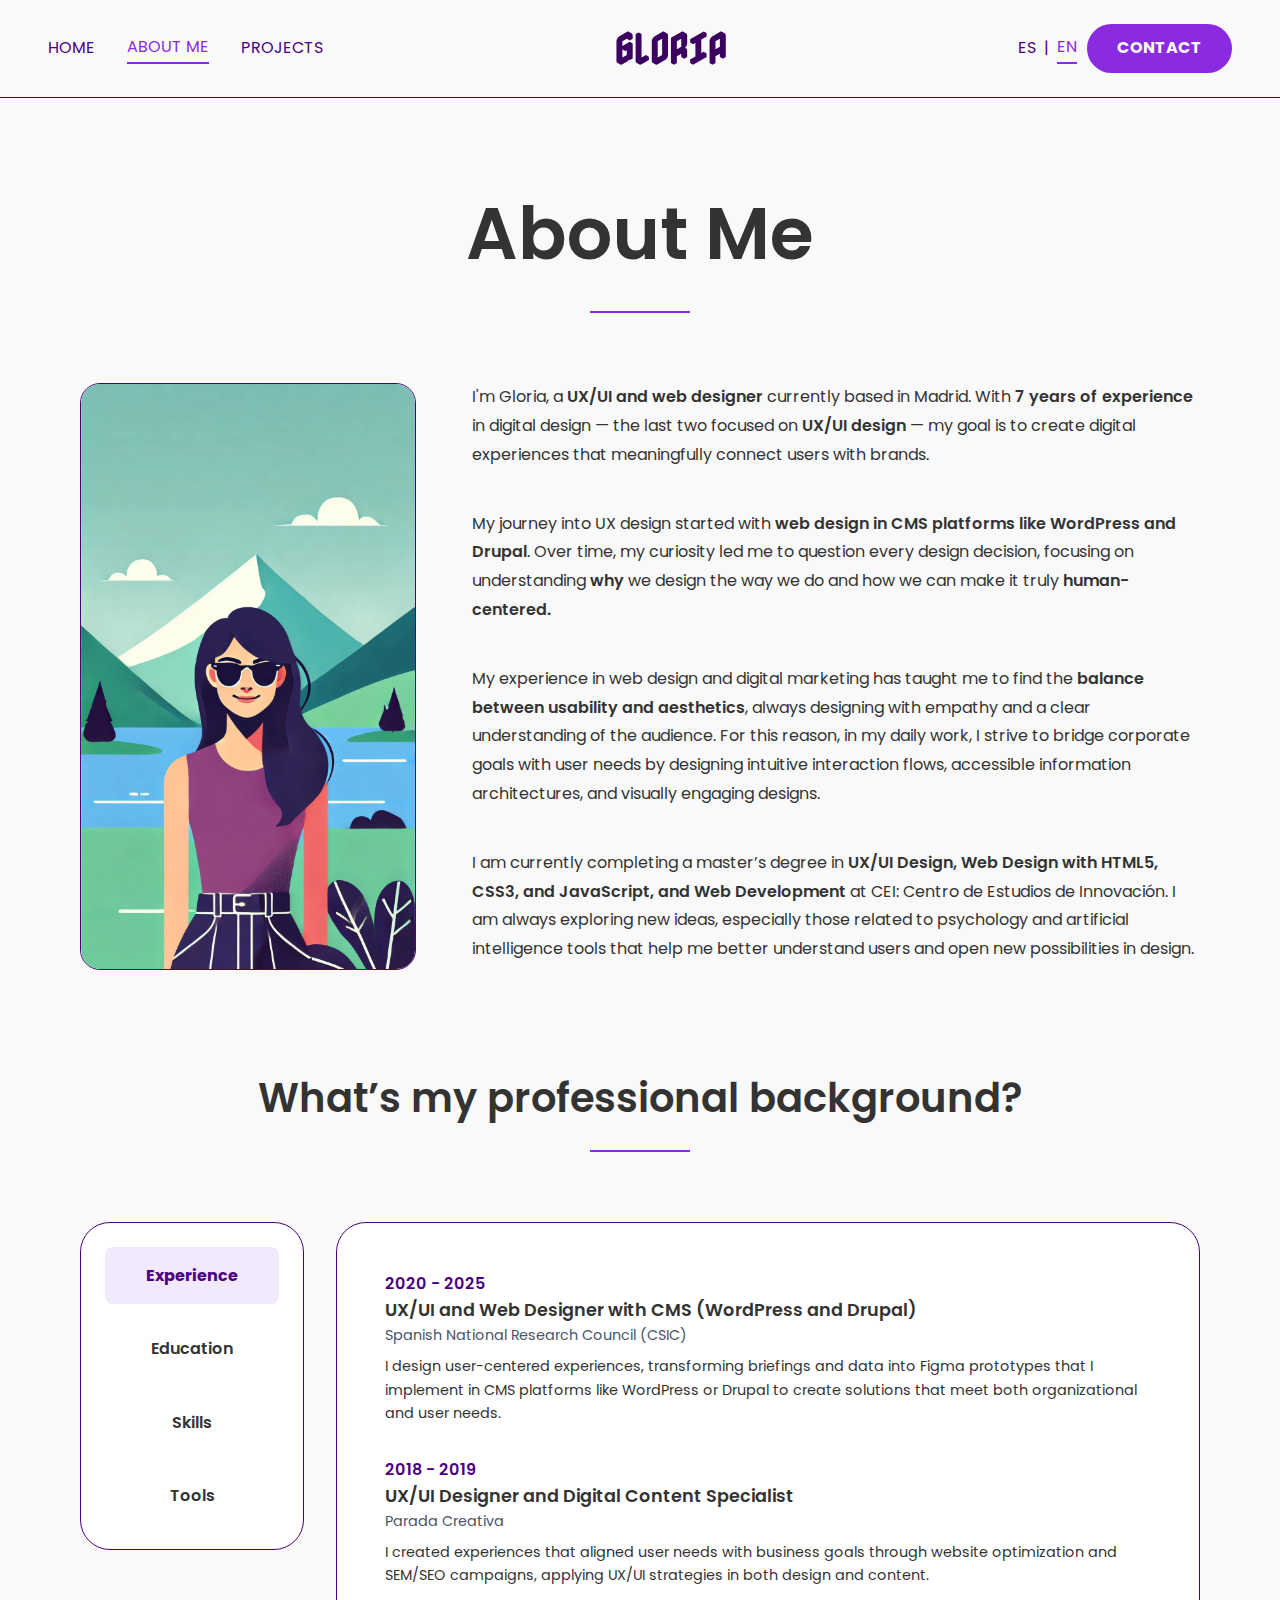
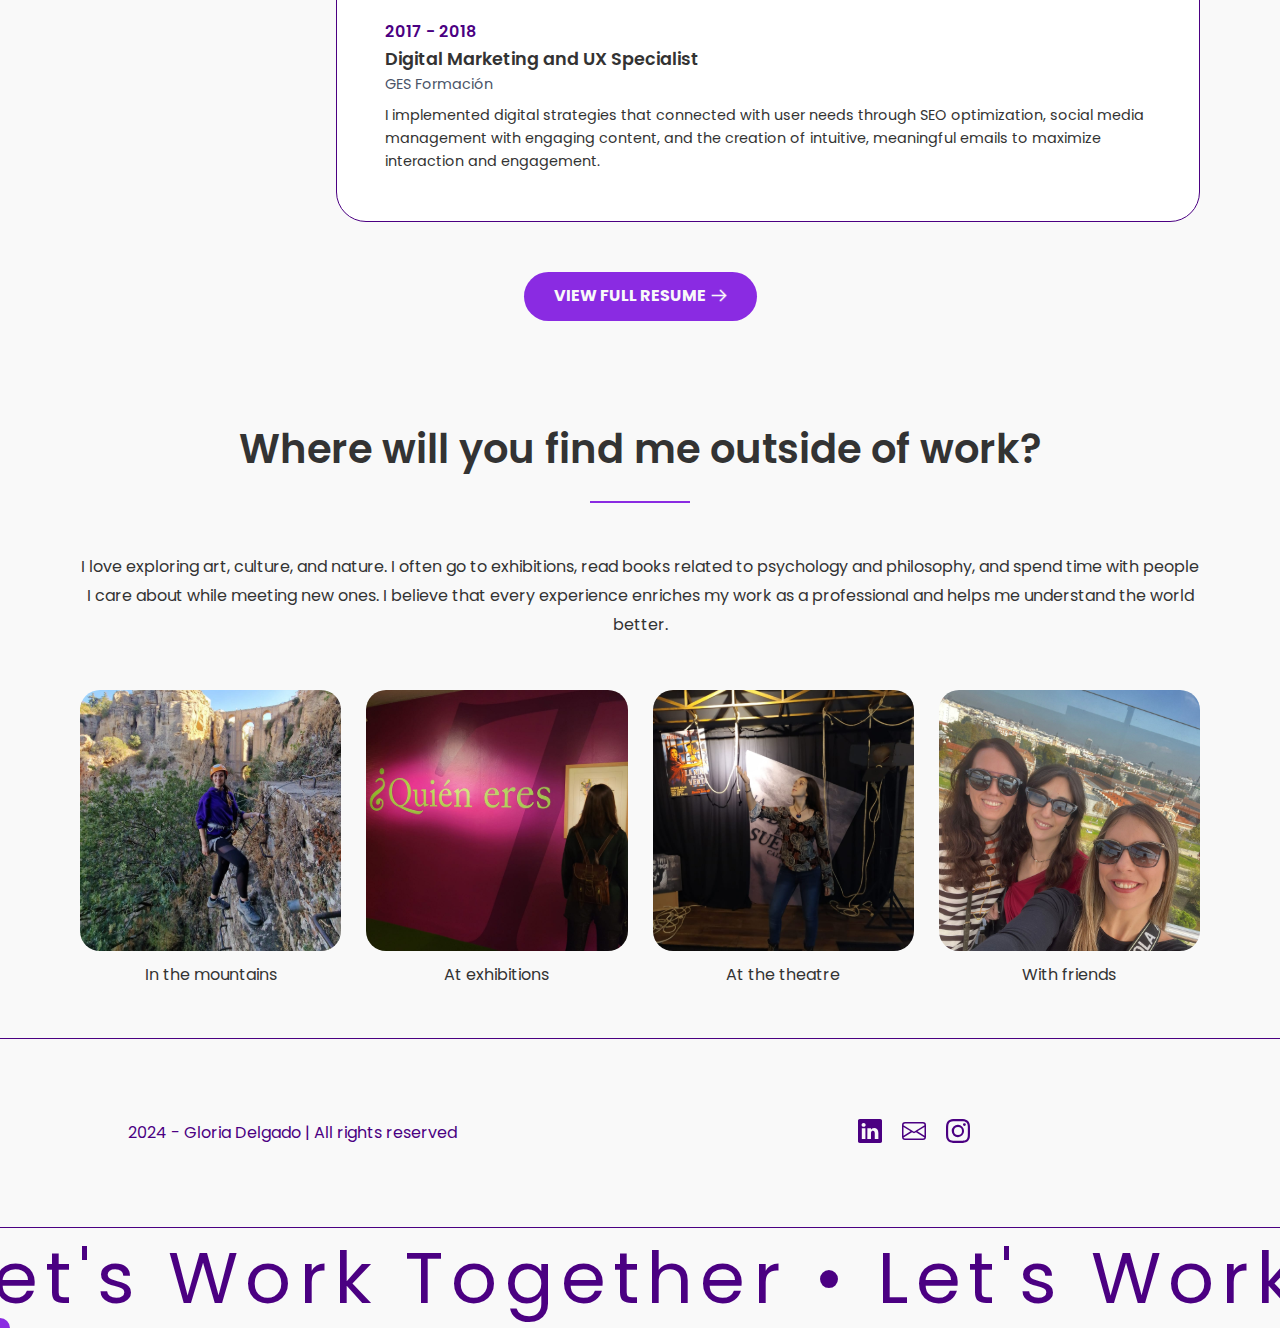
<file: about-me-en.html>
<!DOCTYPE html>
<html lang="en">
<head>
    <meta charset="UTF-8">
    <meta name="viewport" content="width=device-width, initial-scale=1.0">
    <title>Gloria Delgado Portfolio | UX/UI Designer</title>

    <meta name="description" content="I'm Gloria Delgado, a UX/UI and web designer, and this is my portfolio.">
    <meta name="author" content="Gloria Delgado">

    <meta property="og:type" content="website">
    <!-- <meta property="og:url" content="#"> -->
    <meta property="og:title" content="Gloria Delgado Portfolio | UX/UI Designer">
    <meta property="og:description" content="I'm Gloria Delgado, a UX/UI and web designer, and this is my portfolio.">
    <!-- <meta property="og:image" content="#"> -->
    <meta property="og:site_name" content="Gloria Delgado Portfolio">

    <link rel="icon" type="image/png" sizes="16x16" href="assets/index/favicon-16x16.png">
    <link rel="icon" type="image/png" sizes="32x32" href="assets/index/favicon-32x32.png">
    <link rel="icon" type="image/png" sizes="96x96" href="assets/index/favicon-96x96.png">

    <link rel="stylesheet" href="css/reset.css">
    <link rel="stylesheet" href="css/global.css">
    <link rel="stylesheet" href="css/about-me.css">
    <script src="js/global.js" defer></script>
    <script src="js/about-me.js" defer></script>
    
    <link rel="preconnect" href="https://fonts.googleapis.com">
    <link rel="preconnect" href="https://fonts.gstatic.com" crossorigin>
    <link href="https://fonts.googleapis.com/css2?family=Poppins:ital,wght@0,100;0,200;0,300;0,400;0,500;0,600;0,700;0,800;0,900;1,100;1,200;1,300;1,400;1,500;1,600;1,700;1,800;1,900&family=Raleway:ital,wght@0,100..900;1,100..900&display=swap" rel="stylesheet">
</head>
<body>

    <!-- HEADER -->

    <header class="Header">

        <!-- Menu -->

        <nav class="Header-nav">
            <ul class="Header-menu">
                <li class="Header-menuItem">
                    <a href="index-en.html" title="Home" class="Header-menuLink">Home</a>
                </li>
                <li class="Header-menuItem">
                    <a href="about-me-en.html" title="About Me" class="Header-menuLink">About Me</a>
                </li>
                <li class="Header-menuItem">
                    <a href="index-en.html#work" title="Projects" class="Header-menuLink">Projects</a>
                </li>
            </ul>
        </nav>
        
        <!-- Logo -->

        <a href="index-en.html" title="Logo" class="Header-logo">
            <picture class="Header-picture">
                <img src="assets/index/logo-gloria-portfolio.svg" alt="Gloria Delgado logo" class="Header-logoImg">
            </picture>            
        </a>
        

        <div class="Header-options">

            <!-- Language Selector -->

            <div class="Header-optionsLanguage">
                <a href="about-me.html" title="Spanish" class="Header-menuLink">ES</a> |
                <a href="about-me-en.html" title="English" class="Header-menuLink">EN</a>
            </div>

            <!-- CTA Button -->

            <a href="mailto:gloriadelgadolopez@gmail.com?Subject=Let's%20connect!%20I'd%20love%20to%20discuss%20UX/UI%20opportunities." title="Contact" class="Header-optionsButton">Contact</a>

        </div>

        <button class="Header-hamburger" title="Open menu">
            <svg xmlns="http://www.w3.org/2000/svg" width="24" height="24" fill="none" stroke="currentColor" stroke-width="2" stroke-linecap="round" stroke-linejoin="round" class="Hamburger-icon">
                <line x1="3" y1="6" x2="21" y2="6"></line>
                <line x1="3" y1="12" x2="21" y2="12"></line>
                <line x1="3" y1="18" x2="21" y2="18"></line>
            </svg>
        </button>

    </header>


    <!-- MAIN CONTENT -->

    <main class="Main">

        <!-- SECTION ABOUT -->

        <section class="Section Section--about">

            <!-- Introduction -->

            <div class="Section-h1">
                <h1 class="Section-title">About Me</h1>
                <hr class="hr">
            </div>

            <!-- Content -->

            <div class="Section-content">
                
                <!-- Personal image -->

                <div class="Section-image">
                    <picture class="Section-picture">
                        <img src="assets/about-me/me.svg" alt="Personal Image" loading="lazy" class="Image">
                    </picture>
                </div>

                <!-- Text presentation -->
                
                <div class="Section-text">
                    <p class="Section-textParagraph">I'm Gloria, a <strong>UX/UI and web designer</strong> currently based in Madrid. With <strong>7 years of experience</strong> in digital design — the last two focused on <strong>UX/UI design</strong> — my goal is to create digital experiences that meaningfully connect users with brands.</p>                    
                    <p class="Section-textParagraph">My journey into UX design started with <strong>web design in CMS platforms like WordPress and Drupal</strong>. Over time, my curiosity led me to question every design decision, focusing on understanding <strong>why</strong> we design the way we do and how we can make it truly <strong>human-centered.</strong></p>
                    <p class="Section-textParagraph">My experience in web design and digital marketing has taught me to find the <strong>balance between usability and aesthetics</strong>, always designing with empathy and a clear understanding of the audience. For this reason, in my daily work, I strive to bridge corporate goals with user needs by designing intuitive interaction flows, accessible information architectures, and visually engaging designs.</p>
                    <p class="Section-textParagraph">I am currently completing a master’s degree in <strong>UX/UI Design, Web Design with HTML5, CSS3, and JavaScript, and Web Development</strong> at CEI: Centro de Estudios de Innovación. I am always exploring new ideas, especially those related to psychology and artificial intelligence tools that help me better understand users and open new possibilities in design.</p>
                </div>
            </div>

        </section>

        <!-- SECTION CURRICULUM -->

        <section class="Section Section--curriculum">

            <!-- Introduction -->

            <div class="Section-h2">
                <h2 class="Section-title">What’s my professional background?</h2>
                <hr class="hr">
            </div>

            <!-- Tabs -->

            <article class="Section-tabs">

                <!-- Header tabs -->

                <div class="Tabs-header">
                    <h3 class="Tab-link Tab-link--experience isActive">Experience</h3>
                    <h3 class="Tab-link Tab-link--education">Education</h3>
                    <h3 class="Tab-link Tab-link--skills">Skills</h3>
                    <h3 class="Tab-link Tab-link--tools">Tools</h3>
                </div>

                <!-- Tabs content -->

                <div class="Tabs-content">

                    <!-- Experience -->

                    <div class="Tab-content Tab-content--experience isActive">
                        <div class="Tab-details Tab-details--expererience">
                            <div class="Tab-item">
                                <p class="date">2020 - 2025</p>
                                <p class="title">UX/UI and Web Designer with CMS (WordPress and Drupal)</p>
                                <p class="company">Spanish National Research Council (CSIC)</p>
                                <p class="description">I design user-centered experiences, transforming briefings and data into Figma prototypes that I implement in CMS platforms like WordPress or Drupal to create solutions that meet both organizational and user needs.</p>
                            </div>
                            <div class="Tab-item">
                                <p class="date">2018 - 2019</p>
                                <p class="title">UX/UI Designer and Digital Content Specialist</p>
                                <p class="company">Parada Creativa</p>
                                <p class="description">I created experiences that aligned user needs with business goals through website optimization and SEM/SEO campaigns, applying UX/UI strategies in both design and content.</p>
                            </div>
                            <div class="Tab-item">
                                <p class="date">2017 - 2018</p>
                                <p class="title">Digital Marketing and UX Specialist</p>
                                <p class="company">GES Formación</p>
                                <p class="description">I implemented digital strategies that connected with user needs through SEO optimization, social media management with engaging content, and the creation of intuitive, meaningful emails to maximize interaction and engagement.</p>
                            </div>
                        </div>
                    </div>

                    <!-- Education -->

                    <div class="Tab-content Tab-content--education">
                        <div class="Tab-details Tab-details--education">
                            <div class="Tab-item">
                                <p class="date">2024 - Present</p>
                                <p class="title">Advanced Master’s in UX/UI, Design, and Web Development</p>
                                <p class="company">CEI – Centro de Estudios de Innovación</p>
                                <p class="description">Specialization in UX/UI design, focusing on user-centered designs, complemented by front-end development knowledge.</p>
                            </div>
                            <div class="Tab-item">
                                <p class="date">2017 - 2020</p>
                                <p class="title">Master’s in Digital Marketing and Social Media</p>
                                <p class="company">Universidad a Distancia de Madrid (UDIMA)</p>
                                <p class="description">Specialization in digital marketing strategy, SEO/SEM, social media management, and data-driven optimization.</p>
                            </div>
                            <div class="Tab-item">
                                <p class="date">2012 - 2016</p>
                                <p class="title">Bachelor’s in Advertising and Public Relations</p>
                                <p class="company">Complutense University of Madrid (UCM)</p>
                                <p class="description">Training in strategic communication and audience analysis to create campaigns with effective messaging.</p>
                            </div>
                        </div>
                    </div>

                    <!-- Skills -->

                    <div class="Tab-content Tab-content--skills">
                        <div class="Tab-details Tab-details--skills">
                            <div class="Tab-item Tab-column">
                                <p class="title">Professional</p>
                                <ul class="List-item">
                                    <li class="Skills-item">Corporate needs analysis</li>
                                    <li class="Skills-item">Design Thinking Methodology</li>
                                    <li class="Skills-item">User research and data analysis</li>
                                    <li class="Skills-item">Creating User Personas and User Journey Maps</li>
                                    <li class="Skills-item">Information architecture and Sitemaps</li>
                                    <li class="Skills-item">Wireframe and prototype creation</li>
                                    <li class="Skills-item">Design systems and style guides</li>
                                    <li class="Skills-item">Web and responsive design</li>
                                    <li class="Skills-item">Usability testing</li>
                                </ul>
                            </div>

                            <div class="Tab-item Tab-column">
                                <p class="title">Personal</p>
                                <ul class="List-item">
                                    <li class="Skills-item">Problem solving</li>
                                    <li class="Skills-item">Autonomy</li>
                                    <li class="Skills-item">Communication</li>
                                    <li class="Skills-item">Facilitation</li>
                                    <li class="Skills-item">Empathy</li>
                                    <li class="Skills-item">Adaptability</li>
                                    <li class="Skills-item">Collaboration</li>
                                </ul>
                            </div>
                        </div>
                    </div>

                    <!-- Tools -->

                    <div class="Tab-content Tab-content--tools">
                        <ul class="Tab-details Tab-details--tools">
                            <li class="Tools-item">
                                <picture class="Tools-picture">
                                    <img src="assets/about-me/figma.svg" alt="Figma" loading="lazy" class="Tools-icon">
                                </picture>                                
                                Figma
                            </li>
                            <li class="Tools-item">
                                <picture class="Tools-picture">
                                    <img src="assets/about-me/photoshop.svg" alt="Photoshop" loading="lazy" class="Tools-icon">
                                </picture>
                                Photoshop
                            </li>
                            <li class="Tools-item">
                                <picture class="Tools-picture">
                                    <img src="assets/about-me/whimsical.svg" alt="Whimsical" loading="lazy" class="Tools-icon">
                                </picture>                                
                                Whimsical
                            </li>
                            <li class="Tools-item">
                                <picture class="Tools-picture">
                                    <img src="assets/about-me/google-analytics.svg" alt="Google Analytics" loading="lazy" class="Tools-icon">
                                </picture>                                
                                Google Analytics
                            </li>
                            <li class="Tools-item">
                                <picture class="Tools-picture">
                                    <img src="assets/about-me/maze.svg" alt="Maze" loading="lazy" class="Tools-icon">
                                </picture>                                
                                Maze
                            </li>
                            <li class="Tools-item">
                                <picture class="Tools-picture">
                                    <img src="assets/about-me/wordpress.svg" alt="Wordpress" loading="lazy" class="Tools-icon">
                                </picture>                                
                                WordPress
                            </li>
                            <li class="Tools-item">
                                <picture class="Tools-picture">
                                    <img src="assets/about-me/drupal.svg" alt="Drupal" loading="lazy" class="Tools-icon">
                                </picture>                                
                                Drupal
                            </li>
                            <li class="Tools-item">
                                <picture class="Tools-picture">
                                    <img src="assets/about-me/html5.svg" alt="Html 5" loading="lazy" class="Tools-icon">
                                </picture>                                
                                HTML 5
                            </li>
                            <li class="Tools-item">
                                <picture class="Tools-picture">
                                    <img src="assets/about-me/css.svg" alt="CSS" loading="lazy" class="Tools-icon">
                                </picture>                                
                                CSS
                            </li>
                            <li class="Tools-item">
                                <picture class="Tools-picture">
                                    <img src="assets/about-me/javascript.svg" alt="Javascript" loading="lazy" class="Tools-icon">
                                </picture>                                
                                JavaScript
                            </li>
                        </ul>
                    </div>

                </div>
                
            </article>

            <!-- Section button -->
            
            <a href="assets/about-me/cv-gloria-delgado-en.pdf" title="Resume" target="_blank" rel="noopener noreferrer" class="Section-button">View Full Resume</a>

        </section>

        <!-- SECTION PERSONAL -->

        <section class="Section Section--personal">

            <!-- Introduction -->

            <div class="Section-introduction">
                <div class="Section-h2">
                    <h2 class="Section-title">Where will you find me outside of work?</h2>
                    <hr class="hr">
                </div>
                <p class="Section-description">I love exploring art, culture, and nature. I often go to exhibitions, read books related to psychology and philosophy, and spend time with people I care about while meeting new ones. I believe that every experience enriches my work as a professional and helps me understand the world better.</p>
            </div>

            <!-- Activities -->

            <div class="Section-content Section-content-activities">
                <ul class="Content-activities">
                    <li class="Activity-item">
                        <picture class="Activity-picture">
                            <img src="assets/about-me/montaña.svg" alt="At the mountain" loading="lazy" class="Activity-image">
                        </picture>                        
                        In the mountains
                    </li>
                    <li class="Activity-item">
                        <picture class="Activity-picture">
                            <img src="assets/about-me/exposicion.svg" alt="At exhibitions" loading="lazy" class="Activity-image">
                        </picture>
                        At exhibitions
                    </li>
                    <li class="Activity-item">
                        <picture class="Activity-picture">
                            <img src="assets/about-me/teatro.svg" alt="At the theatre" loading="lazy" class="Activity-image">
                        </picture>
                        At the theatre
                    </li>
                    <li class="Activity-item">
                        <picture class="Activity-picture">
                            <img src="assets/about-me/amigas.svg" alt="With my friends" loading="lazy" class="Activity-image">
                        </picture>
                        With friends
                    </li>
                </ul>
            </div>                     

        </section>
        
    </main>

    <!-- FOOTER -->

    <footer class="Footer">
        <div class="Footer-content">

            <!-- Copyright -->
            <p class="Footer-copyright">2024 - Gloria Delgado | All rights reserved</p>

        <!-- Social media items -->

        <ul class="Footer-social">
            <li class="Footer-socialItem">
                <a href="https://www.linkedin.com/in/gloria-delgado-lopez/" title="Go to LinkedIn profile" target="_blank" rel="noopener noreferrer" class="Footer-socialLink">
                    <svg xmlns="http://www.w3.org/2000/svg" fill="currentColor" class="bi bi-linkedin Footer-socialIcon" viewBox="0 0 16 16">
                        <path d="M0 1.146C0 .513.526 0 1.175 0h13.65C15.474 0 16 .513 16 1.146v13.708c0 .633-.526 1.146-1.175 1.146H1.175C.526 16 0 15.487 0 14.854zm4.943 12.248V6.169H2.542v7.225zm-1.2-8.212c.837 0 1.358-.554 1.358-1.248-.015-.709-.52-1.248-1.342-1.248S2.4 3.226 2.4 3.934c0 .694.521 1.248 1.327 1.248zm4.908 8.212V9.359c0-.216.016-.432.08-.586.173-.431.568-.878 1.232-.878.869 0 1.216.662 1.216 1.634v3.865h2.401V9.25c0-2.22-1.184-3.252-2.764-3.252-1.274 0-1.845.7-2.165 1.193v.025h-.016l.016-.025V6.169h-2.4c.03.678 0 7.225 0 7.225z"/>
                      </svg>                          
                </a>
            </li>
            <li class="Footer-socialItem">
                <a href="mailto:gloriadelgadolopez@gmail.com?subject=Hablemos%20de%20dise%C3%B1o%20UX%2FUI" title="Send an email" target="_blank" rel="noopener noreferrer" class="Footer-socialLink">
                    <svg xmlns="http://www.w3.org/2000/svg" fill="currentColor" class="bi bi-envelope Footer-socialIcon" viewBox="0 0 16 16">
                        <path d="M0 4a2 2 0 0 1 2-2h12a2 2 0 0 1 2 2v8a2 2 0 0 1-2 2H2a2 2 0 0 1-2-2zm2-1a1 1 0 0 0-1 1v.217l7 4.2 7-4.2V4a1 1 0 0 0-1-1zm13 2.383-4.708 2.825L15 11.105zm-.034 6.876-5.64-3.471L8 9.583l-1.326-.795-5.64 3.47A1 1 0 0 0 2 13h12a1 1 0 0 0 .966-.741M1 11.105l4.708-2.897L1 5.383z"/>
                      </svg>                          
                </a>
            </li>
            <li class="Footer-socialItem">
                <a href="https://www.instagram.com/gloriaove_dl/" title="Go to Instagram profile" target="_blank" rel="noopener noreferrer" class="Footer-socialLink">
                    <svg xmlns="http://www.w3.org/2000/svg" fill="currentColor" class="bi bi-instagram Footer-socialIcon" viewBox="0 0 16 16">
                        <path d="M8 0C5.829 0 5.556.01 4.703.048 3.85.088 3.269.222 2.76.42a3.9 3.9 0 0 0-1.417.923A3.9 3.9 0 0 0 .42 2.76C.222 3.268.087 3.85.048 4.7.01 5.555 0 5.827 0 8.001c0 2.172.01 2.444.048 3.297.04.852.174 1.433.372 1.942.205.526.478.972.923 1.417.444.445.89.719 1.416.923.51.198 1.09.333 1.942.372C5.555 15.99 5.827 16 8 16s2.444-.01 3.298-.048c.851-.04 1.434-.174 1.943-.372a3.9 3.9 0 0 0 1.416-.923c.445-.445.718-.891.923-1.417.197-.509.332-1.09.372-1.942C15.99 10.445 16 10.173 16 8s-.01-2.445-.048-3.299c-.04-.851-.175-1.433-.372-1.941a3.9 3.9 0 0 0-.923-1.417A3.9 3.9 0 0 0 13.24.42c-.51-.198-1.092-.333-1.943-.372C10.443.01 10.172 0 7.998 0zm-.717 1.442h.718c2.136 0 2.389.007 3.232.046.78.035 1.204.166 1.486.275.373.145.64.319.92.599s.453.546.598.92c.11.281.24.705.275 1.485.039.843.047 1.096.047 3.231s-.008 2.389-.047 3.232c-.035.78-.166 1.203-.275 1.485a2.5 2.5 0 0 1-.599.919c-.28.28-.546.453-.92.598-.28.11-.704.24-1.485.276-.843.038-1.096.047-3.232.047s-2.39-.009-3.233-.047c-.78-.036-1.203-.166-1.485-.276a2.5 2.5 0 0 1-.92-.598 2.5 2.5 0 0 1-.6-.92c-.109-.281-.24-.705-.275-1.485-.038-.843-.046-1.096-.046-3.233s.008-2.388.046-3.231c.036-.78.166-1.204.276-1.486.145-.373.319-.64.599-.92s.546-.453.92-.598c.282-.11.705-.24 1.485-.276.738-.034 1.024-.044 2.515-.045zm4.988 1.328a.96.96 0 1 0 0 1.92.96.96 0 0 0 0-1.92m-4.27 1.122a4.109 4.109 0 1 0 0 8.217 4.109 4.109 0 0 0 0-8.217m0 1.441a2.667 2.667 0 1 1 0 5.334 2.667 2.667 0 0 1 0-5.334"/>
                      </svg>                          
                </a>
            </li>
        </ul>

        </div>

    </footer>

    <!-- CONTENT SCROLL TEXT -->

    <div class="Content-scroll">
        <div class="Content-scrollWrapper">
            <span class="Content-scrollText">Let's Work Together • Let's Work Together • Let's Work Together • </span>
            <span class="Content-scrollText">Let's Work Together • Let's Work Together • Let's Work Together • </span>
        </div>
    </div>
</file>
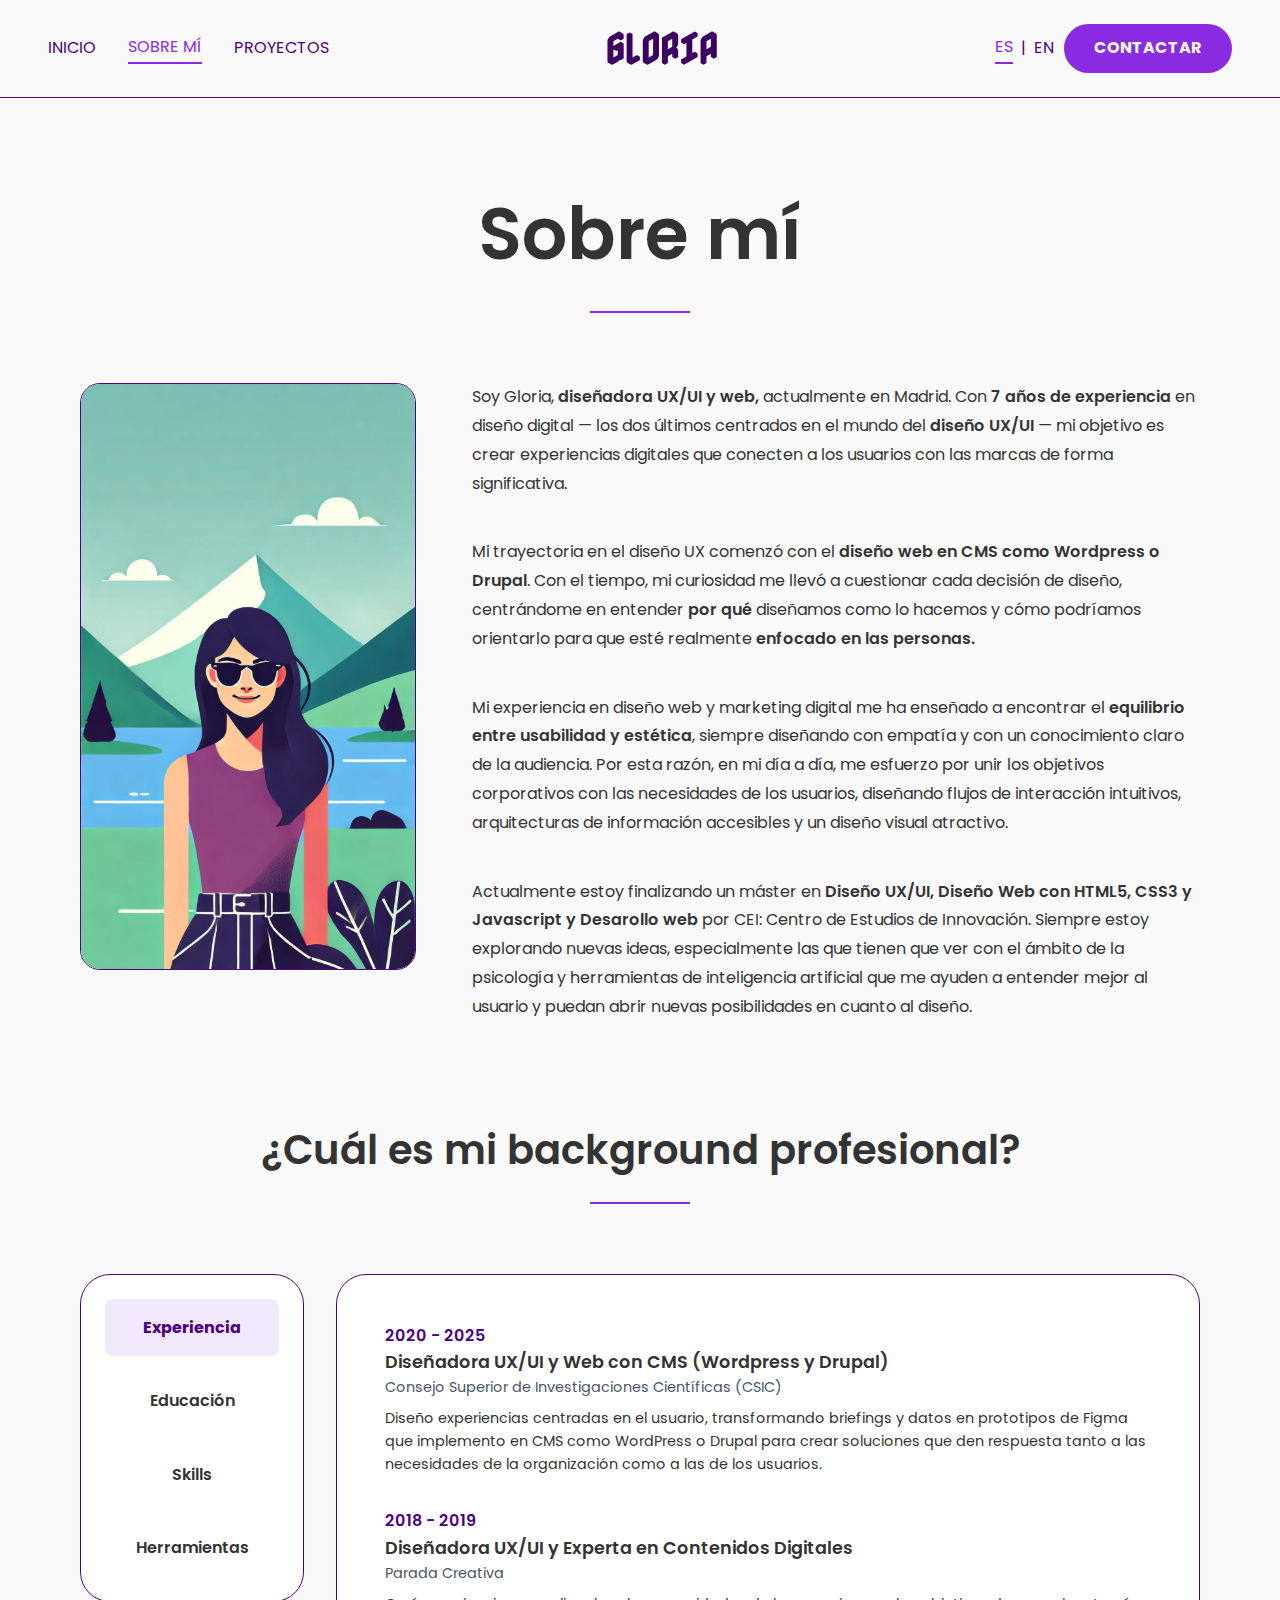
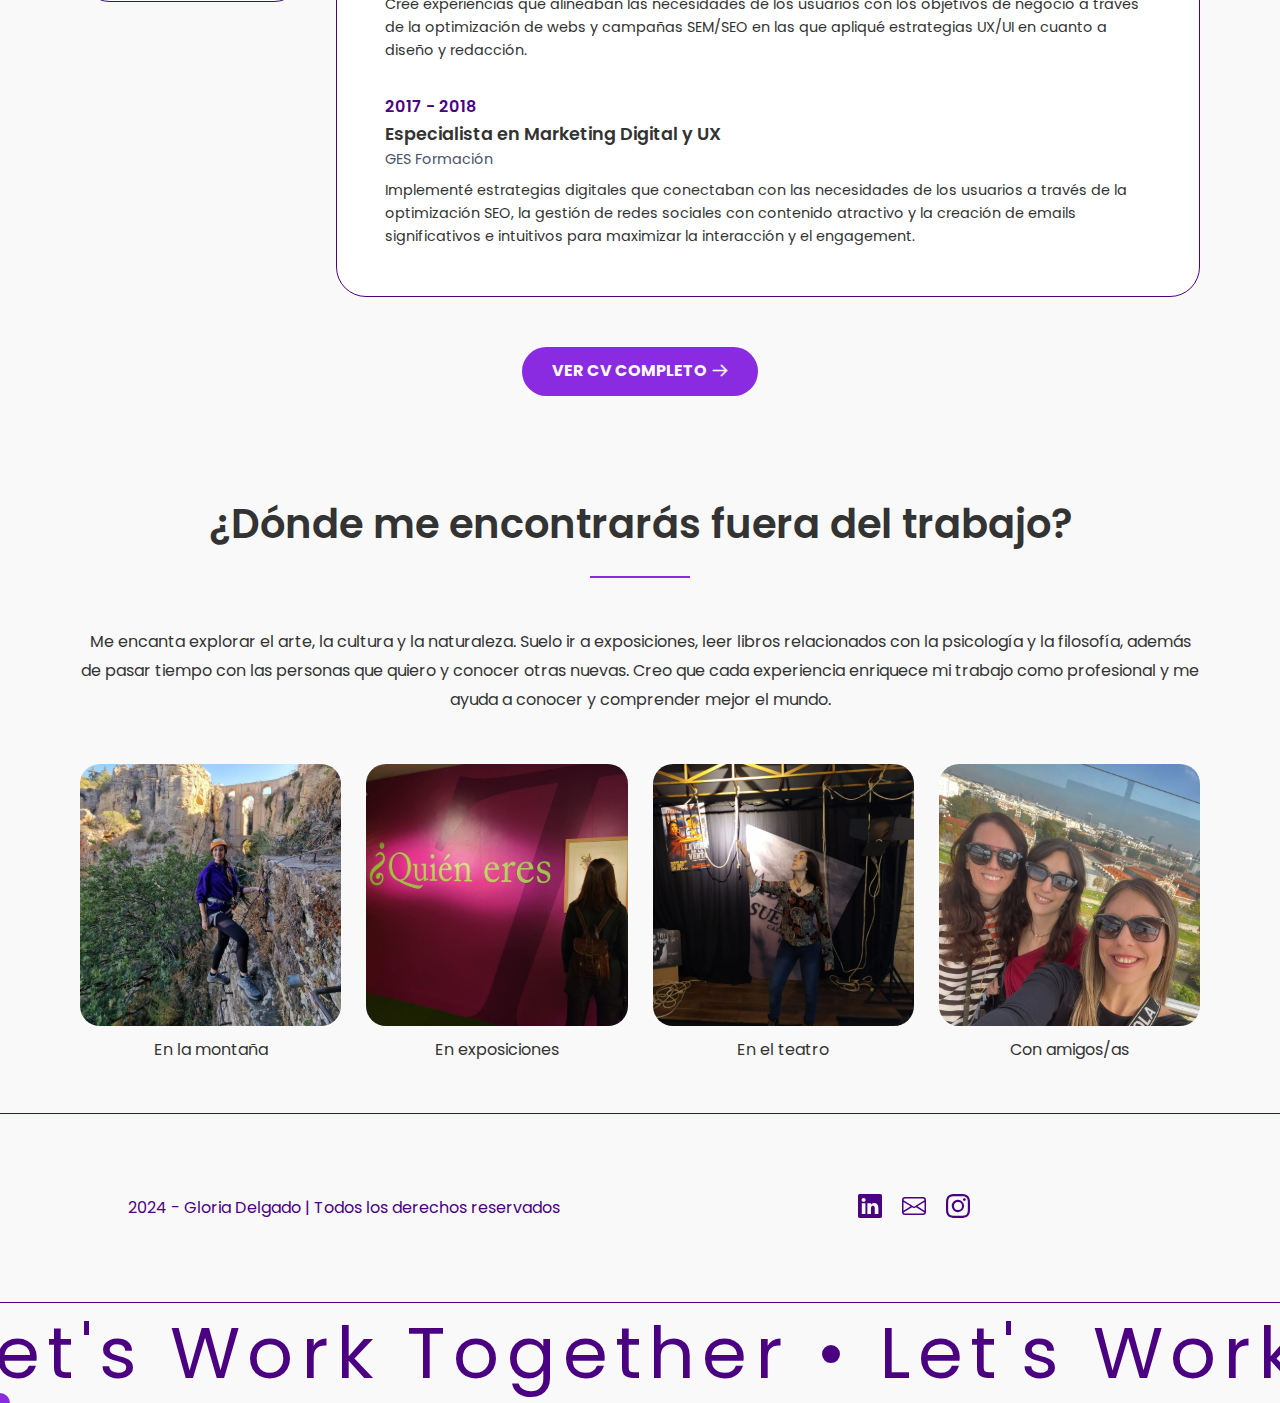
<file: about-me.html>
<!DOCTYPE html>
<html lang="es">
<head>
    <meta charset="UTF-8">
    <meta name="viewport" content="width=device-width, initial-scale=1.0">
    <title>Portfolio Gloria Delgado | UX/UI designer</title>

    <meta name="description" content="Soy Gloria Delgado, diseñadora UX/UI y diseñadora web y este es mi portfolio">
    <meta name="author" content="Gloria Delgado">

    <meta property="og:type" content="website">
    <!-- <meta property="og:url" content="#"> -->
    <meta property="og:title" content="Portfolio Gloria Delgado | UX/UI designer">
    <meta property="og:description" content="Soy Gloria Delgado, diseñadora UX/UI y diseñadora web y este es mi portfolio">
    <!-- <meta property="og:image" content="#"> -->
    <meta property="og:site_name" content="Gloria Delgado Portfolio">

    <link rel="icon" type="image/png" sizes="16x16" href="assets/index/favicon-16x16.png">
    <link rel="icon" type="image/png" sizes="32x32" href="assets/index/favicon-32x32.png">
    <link rel="icon" type="image/png" sizes="96x96" href="assets/index/favicon-96x96.png">

    <link rel="stylesheet" href="css/reset.css">
    <link rel="stylesheet" href="css/global.css">
    <link rel="stylesheet" href="css/about-me.css">
    <script src="js/global.js" defer></script>
    <script src="js/about-me.js" defer></script>
    <link rel="preconnect" href="https://fonts.googleapis.com">
<link rel="preconnect" href="https://fonts.gstatic.com" crossorigin>
<link href="https://fonts.googleapis.com/css2?family=Poppins:ital,wght@0,100;0,200;0,300;0,400;0,500;0,600;0,700;0,800;0,900;1,100;1,200;1,300;1,400;1,500;1,600;1,700;1,800;1,900&family=Raleway:ital,wght@0,100..900;1,100..900&display=swap" rel="stylesheet">
</head>
<body>

    <!-- HEADER -->

    <header class="Header">

        <!-- Menú -->

        <nav class="Header-nav">
            <ul class="Header-menu">
                <li class="Header-menuItem">
                    <a href="index.html" title="Inicio" class="Header-menuLink">Inicio</a>
                </li>
                <li class="Header-menuItem">
                    <a href="about-me.html" title="Sobre mí" class="Header-menuLink">Sobre mí</a>
                </li>
                <li class="Header-menuItem">
                    <a href="index.html#work" title="Proyectos" class="Header-menuLink">Proyectos</a>
                </li>
            </ul>
        </nav>
        
        <!-- Logo -->

        <a href="index.html" title="Logo" class="Header-logo">
            <picture class="Header-picture">
                <img src="assets/index/logo-gloria-portfolio.svg" alt="Gloria Delgado logo" class="Header-logoImg">
            </picture>
        </a>
        

        <div class="Header-options">

            <!-- Selector de idiomas -->

            <div class="Header-optionsLanguage">
                <a href="about-me.html" title="Español" class="Header-menuLink">ES</a> |
                <a href="about-me-en.html" title="Inglés" class="Header-menuLink">EN</a>
            </div>

            <!-- Botón CTA menú -->

            <a href="mailto:gloriadelgadolopez@gmail.com?Subject=Quiero%20contactar%20contigo.%20Hablemos%20de%20tu%20portfolio." title="Contactar" class="Header-optionsButton">Contactar</a>

        </div>

        <button class="Header-hamburger" title="Abrir menú">
            <svg xmlns="http://www.w3.org/2000/svg" width="24" height="24" fill="none" stroke="currentColor" stroke-width="2" stroke-linecap="round" stroke-linejoin="round" class="Hamburger-icon">
                <line x1="3" y1="6" x2="21" y2="6"></line>
                <line x1="3" y1="12" x2="21" y2="12"></line>
                <line x1="3" y1="18" x2="21" y2="18"></line>
            </svg>
        </button>

    </header>


    <!-- MAIN CONTENT -->

    <main class="Main">

        <!-- SECTION ABOUT -->

        <section class="Section Section--about">

            <!-- Introduction -->

            <div class="Section-h1">
                <h1 class="Section-title">Sobre mí</h1>
                <hr class="hr">
            </div>

            <!-- Content -->

            <div class="Section-content">
                
                <!-- Personal image -->

                <div class="Section-image">
                    <picture class="Section-picture">
                        <img src="assets/about-me/me.svg" alt="Imagen personal" loading="lazy" class="Image">
                    </picture>
                </div>

                <!-- Text presentation -->
                
                <div class="Section-text">
                    <p class="Section-textParagraph">Soy Gloria, <strong>diseñadora UX/UI y web,</strong> actualmente en Madrid. Con <strong>7 años de experiencia</strong> en diseño digital — los dos últimos centrados en el mundo del <strong>diseño UX/UI</strong> — mi objetivo es crear experiencias digitales que conecten a los usuarios con las marcas de forma significativa.</p>                    
                    <p class="Section-textParagraph">Mi trayectoria en el diseño UX comenzó con el <strong>diseño web en CMS como Wordpress o Drupal</strong>. Con el tiempo, mi curiosidad me llevó a cuestionar cada decisión de diseño, centrándome en entender <strong>por qué</strong> diseñamos como lo hacemos y cómo podríamos orientarlo para que esté realmente <strong>enfocado en las personas.</strong></p>
                    <p class="Section-textParagraph">Mi experiencia en diseño web y marketing digital me ha enseñado a encontrar el <strong>equilibrio entre usabilidad y estética</strong>, siempre diseñando con empatía y con un conocimiento claro de la audiencia. Por esta razón, en mi día a día, me esfuerzo por unir los objetivos corporativos con las necesidades de los usuarios, diseñando flujos de interacción intuitivos, arquitecturas de información accesibles y un diseño visual atractivo.</p>
                    <p class="Section-textParagraph">Actualmente estoy finalizando un máster en <strong>Diseño UX/UI, Diseño Web con HTML5, CSS3 y Javascript y Desarollo web</strong> por CEI: Centro de Estudios de Innovación. Siempre estoy explorando nuevas ideas, especialmente las que tienen que ver con el ámbito de la psicología y herramientas de inteligencia artificial que me ayuden a entender mejor al usuario y puedan abrir nuevas posibilidades en cuanto al diseño.</p>
                </div>
            </div>

        </section>

        <!-- SECTION CURRICULUM -->

        <section class="Section Section--curriculum">

            <!-- Introduction -->

            <div class="Section-h2">
                <h2 class="Section-title">¿Cuál es mi background profesional?</h2>
                <hr class="hr">
            </div>

            <!-- Tabs -->

            <article class="Section-tabs">

                <!-- Header tabs -->

                <div class="Tabs-header">
                    <h3 class="Tab-link Tab-link--experience isActive">Experiencia</h3>
                    <h3 class="Tab-link Tab-link--education">Educación</h3>
                    <h3 class="Tab-link Tab-link--skills">Skills</h3>
                    <h3 class="Tab-link Tab-link--tools">Herramientas</h3>
                </div>

                <!-- Tabs content -->

                <div class="Tabs-content">

                    <!-- Experience -->

                    <div class="Tab-content Tab-content--experience isActive">
                        <div class="Tab-details Tab-details--expererience">
                            <div class="Tab-item">
                                <p class="date">2020 - 2025</p>
                                <p class="title">Diseñadora UX/UI y Web con CMS (Wordpress y Drupal)</p>
                                <p class="company">Consejo Superior de Investigaciones Científicas (CSIC)</p>
                                <p class="description">Diseño experiencias centradas en el usuario, transformando briefings y datos en prototipos de Figma que implemento en CMS como WordPress o Drupal para crear soluciones que den respuesta tanto a las necesidades de la organización como a las de los usuarios.</p>
                            </div>
                            <div class="Tab-item">
                                <p class="date">2018 - 2019</p>
                                <p class="title">Diseñadora UX/UI  y Experta en Contenidos Digitales</p>
                                <p class="company">Parada Creativa</p>
                                <p class="description">Creé experiencias que alineaban las necesidades de los usuarios con los objetivos de negocio a través de la optimización de webs y campañas SEM/SEO en las que apliqué estrategias UX/UI en cuanto a diseño y redacción.</p>
                            </div>
                            <div class="Tab-item">
                                <p class="date">2017 - 2018</p>
                                <p class="title">Especialista en Marketing Digital y UX</p>
                                <p class="company">GES Formación</p>
                                <p class="description">Implementé estrategias digitales que conectaban con las necesidades de los usuarios a través de la optimización SEO, la gestión de redes sociales con contenido atractivo y la creación de emails significativos e intuitivos para maximizar la interacción y el engagement.</p>
                            </div>
                        </div>
                    </div>

                    <!-- Education -->

                    <div class="Tab-content Tab-content--education">
                        <div class="Tab-details Tab-details--education">
                            <div class="Tab-item">
                                <p class="date">2024 - Actualidad</p>
                                <p class="title">Máster Avanzado en UX/UI, Diseño y Desarrollo Web</p>
                                <p class="company">CEI – Centro de Estudios de Innovación</p>
                                <p class="description">Especialización en diseño UX/UI, con enfoque en la creación de diseños centrados en el usuario, complementado con conocimientos en desarrollo front-end.</p>
                            </div>
                            <div class="Tab-item">
                                <p class="date">2017 - 2020</p>
                                <p class="title">Máster en Marketing Digital y Social Media</p>
                                <p class="company">Universidad a Distancia de Madrid (UDIMA)</p>
                                <p class="description">Especialización en estrategia de marketing digital, SEO/SEM, gestión de redes sociales y optimización basada en datos.</p>
                            </div>
                            <div class="Tab-item">
                                <p class="date">2012 - 2016</p>
                                <p class="title">Grado en Publicidad y Relaciones Públicas</p>
                                <p class="company">Universidad Complutense de Madrid (UCM)</p>
                                <p class="description">Formación en comunicación estratégica y análisis de audiencias para creación de campañas con mensajes efectivos.</p>
                            </div>
                        </div>
                    </div>

                    <!-- Skills -->

                    <div class="Tab-content Tab-content--skills">
                        <div class="Tab-details Tab-details--skills">
                            <div class="Tab-item Tab-column">
                                <p class="title">Profesionales</p>
                                <ul class="List-item">
                                    <li class="Skills-item">Análisis de necesidades corporativas</li>
                                    <li class="Skills-item">Metodología Design Thinking</li>
                                    <li class="Skills-item">Investigación de usuarios y análisis de datos</li>
                                    <li class="Skills-item">Creación de User Personas y User Journey Maps</li>
                                    <li class="Skills-item">Arquitectura de la información y Sitemaps</li>
                                    <li class="Skills-item">Creación de wireframes y prototipos</li>
                                    <li class="Skills-item">Sistemas de diseño y guías de estilo</li>
                                    <li class="Skills-item">Diseño web y diseño responsive</li>
                                    <li class="Skills-item">Pruebas de usabilidad</li>
                                </ul>
                            </div>

                            <div class="Tab-item Tab-column">
                                <p class="title">Personales</p>
                                <ul class="List-item">
                                    <li class="Skills-item">Resolución de problemas</li>
                                <li class="Skills-item">Autonomía</li>
                                <li class="Skills-item">Comunicación</li>
                                <li class="Skills-item">Facilitación del trabajo</li>
                                <li class="Skills-item">Empatía</li>
                                <li class="Skills-item">Adaptabilidad</li>
                                <li class="Skills-item">Colaboración</li>
                                </ul>
                            </div>
                        </div>
                    </div>

                    <!-- Tools -->

                    <div class="Tab-content Tab-content--tools">
                        <ul class="Tab-details Tab-details--tools">
                            <li class="Tools-item">
                                <picture class="Tools-picture">
                                    <img src="assets/about-me/figma.svg" alt="Figma" loading="lazy" class="Tools-icon">
                                </picture>                                
                                Figma
                            </li>
                            <li class="Tools-item">
                                <picture class="Tools-picture">
                                    <img src="assets/about-me/photoshop.svg" alt="Photoshop" loading="lazy" class="Tools-icon">
                                </picture>
                                Photoshop
                            </li>
                            <li class="Tools-item">
                                <picture class="Tools-picture">
                                    <img src="assets/about-me/whimsical.svg" alt="Whimsical" loading="lazy" class="Tools-icon">
                                </picture>                                
                                Whimsical
                            </li>
                            <li class="Tools-item">
                                <picture class="Tools-picture">
                                    <img src="assets/about-me/google-analytics.svg" alt="Google Analytics" loading="lazy" class="Tools-icon">
                                </picture>                                
                                Google Analytics
                            </li>
                            <li class="Tools-item">
                                <picture class="Tools-picture">
                                    <img src="assets/about-me/maze.svg" alt="Maze" loading="lazy" class="Tools-icon">
                                </picture>                                
                                Maze
                            </li>
                            <li class="Tools-item">
                                <picture class="Tools-picture">
                                    <img src="assets/about-me/wordpress.svg" alt="Wordpress" loading="lazy" class="Tools-icon">
                                </picture>                                
                                WordPress
                            </li>
                            <li class="Tools-item">
                                <picture class="Tools-picture">
                                    <img src="assets/about-me/drupal.svg" alt="Drupal" loading="lazy" class="Tools-icon">
                                </picture>                                
                                Drupal
                            </li>
                            <li class="Tools-item">
                                <picture class="Tools-picture">
                                    <img src="assets/about-me/html5.svg" alt="Html 5" loading="lazy" class="Tools-icon">
                                </picture>                                
                                HTML 5
                            </li>
                            <li class="Tools-item">
                                <picture class="Tools-picture">
                                    <img src="assets/about-me/css.svg" alt="CSS" loading="lazy" class="Tools-icon">
                                </picture>                                
                                CSS
                            </li>
                            <li class="Tools-item">
                                <picture class="Tools-picture">
                                    <img src="assets/about-me/javascript.svg" alt="Javascript" loading="lazy" class="Tools-icon">
                                </picture>                                
                                JavaScript
                            </li>
                        </ul>
                    </div>

                </div>

            </article>
            
            <!-- Section button -->
            
            <a href="assets/about-me/cv-gloria-delgado.pdf" title="Curriculum Vitae" target="_blank" rel="noopener noreferrer" class="Section-button">Ver CV completo</a>

        </section>        


        <!-- SECTION PERSONAL -->

        <section class="Section Section--personal">

            <!-- Introduction -->

            <div class="Section-introduction">
                <div class="Section-h2">
                    <h2 class="Section-title">¿Dónde me encontrarás fuera del trabajo?</h2>
                    <hr class="hr">
                </div>
                <p class="Section-description">Me encanta explorar el arte, la cultura y la naturaleza. Suelo ir a exposiciones, leer libros relacionados con la psicología y la filosofía, además de pasar tiempo con las personas que quiero y conocer otras nuevas. Creo que cada experiencia enriquece mi trabajo como profesional y me ayuda a conocer y comprender mejor el mundo.</p>
            </div>

            <!-- Activities -->

            <div class="Section-content Section-content-activities">
                <ul class="Content-activities">
                    <li class="Activity-item">
                        <picture class="Activity-picture">
                            <img src="assets/about-me/montaña.svg" alt="At the mountain" loading="lazy" class="Activity-image">
                        </picture>                        
                        En la montaña
                    </li>
                    <li class="Activity-item">
                        <picture class="Activity-picture">
                            <img src="assets/about-me/exposicion.svg" alt="At climbing" loading="lazy" class="Activity-image">
                        </picture>
                        En exposiciones
                    </li>
                    <li class="Activity-item">
                        <picture class="Activity-picture">
                            <img src="assets/about-me/teatro.svg" alt="At the theatre" loading="lazy" class="Activity-image">
                        </picture>
                        En el teatro
                    </li>
                    <li class="Activity-item">
                        <picture class="Activity-picture">
                            <img src="assets/about-me/amigas.svg" alt="With my friends" loading="lazy" class="Activity-image">
                        </picture>
                        Con amigos/as
                    </li>
                </ul>
            </div>                     

        </section>

    </main>


    <!-- FOOTER -->

    <footer class="Footer">

        <div class="Footer-content">

            <!-- Copyright -->

             <p class="Footer-copyright">2024 - Gloria Delgado | Todos los derechos reservados</p>

            <!-- Social media items -->

            <ul class="Footer-social">
                <li class="Footer-socialItem">
                    <a href="https://www.linkedin.com/in/gloria-delgado-lopez/" title="Ir al perfil de Linkedin" target="_blank" rel="noopener noreferrer" class="Footer-socialLink">
                        <svg xmlns="http://www.w3.org/2000/svg" fill="currentColor" class="bi bi-linkedin Footer-socialIcon" viewBox="0 0 16 16">
                            <path d="M0 1.146C0 .513.526 0 1.175 0h13.65C15.474 0 16 .513 16 1.146v13.708c0 .633-.526 1.146-1.175 1.146H1.175C.526 16 0 15.487 0 14.854zm4.943 12.248V6.169H2.542v7.225zm-1.2-8.212c.837 0 1.358-.554 1.358-1.248-.015-.709-.52-1.248-1.342-1.248S2.4 3.226 2.4 3.934c0 .694.521 1.248 1.327 1.248zm4.908 8.212V9.359c0-.216.016-.432.08-.586.173-.431.568-.878 1.232-.878.869 0 1.216.662 1.216 1.634v3.865h2.401V9.25c0-2.22-1.184-3.252-2.764-3.252-1.274 0-1.845.7-2.165 1.193v.025h-.016l.016-.025V6.169h-2.4c.03.678 0 7.225 0 7.225z"/>
                          </svg>                          
                    </a>
                </li>
                <li class="Footer-socialItem">
                    <a href="mailto:gloriadelgadolopez@gmail.com?subject=Hablemos%20de%20dise%C3%B1o%20UX%2FUI" title="Escribir un email" target="_blank" rel="noopener noreferrer" class="Footer-socialLink">
                        <svg xmlns="http://www.w3.org/2000/svg" fill="currentColor" class="bi bi-envelope Footer-socialIcon" viewBox="0 0 16 16">
                            <path d="M0 4a2 2 0 0 1 2-2h12a2 2 0 0 1 2 2v8a2 2 0 0 1-2 2H2a2 2 0 0 1-2-2zm2-1a1 1 0 0 0-1 1v.217l7 4.2 7-4.2V4a1 1 0 0 0-1-1zm13 2.383-4.708 2.825L15 11.105zm-.034 6.876-5.64-3.471L8 9.583l-1.326-.795-5.64 3.47A1 1 0 0 0 2 13h12a1 1 0 0 0 .966-.741M1 11.105l4.708-2.897L1 5.383z"/>
                          </svg>                          
                    </a>
                </li>
                <li class="Footer-socialItem">
                    <a href="#https://www.instagram.com/gloriaove_dl/" title="Ir al perfil de Instagram" target="_blank" rel="noopener noreferrer" class="Footer-socialLink">
                        <svg xmlns="http://www.w3.org/2000/svg" fill="currentColor" class="bi bi-instagram Footer-socialIcon" viewBox="0 0 16 16">
                            <path d="M8 0C5.829 0 5.556.01 4.703.048 3.85.088 3.269.222 2.76.42a3.9 3.9 0 0 0-1.417.923A3.9 3.9 0 0 0 .42 2.76C.222 3.268.087 3.85.048 4.7.01 5.555 0 5.827 0 8.001c0 2.172.01 2.444.048 3.297.04.852.174 1.433.372 1.942.205.526.478.972.923 1.417.444.445.89.719 1.416.923.51.198 1.09.333 1.942.372C5.555 15.99 5.827 16 8 16s2.444-.01 3.298-.048c.851-.04 1.434-.174 1.943-.372a3.9 3.9 0 0 0 1.416-.923c.445-.445.718-.891.923-1.417.197-.509.332-1.09.372-1.942C15.99 10.445 16 10.173 16 8s-.01-2.445-.048-3.299c-.04-.851-.175-1.433-.372-1.941a3.9 3.9 0 0 0-.923-1.417A3.9 3.9 0 0 0 13.24.42c-.51-.198-1.092-.333-1.943-.372C10.443.01 10.172 0 7.998 0zm-.717 1.442h.718c2.136 0 2.389.007 3.232.046.78.035 1.204.166 1.486.275.373.145.64.319.92.599s.453.546.598.92c.11.281.24.705.275 1.485.039.843.047 1.096.047 3.231s-.008 2.389-.047 3.232c-.035.78-.166 1.203-.275 1.485a2.5 2.5 0 0 1-.599.919c-.28.28-.546.453-.92.598-.28.11-.704.24-1.485.276-.843.038-1.096.047-3.232.047s-2.39-.009-3.233-.047c-.78-.036-1.203-.166-1.485-.276a2.5 2.5 0 0 1-.92-.598 2.5 2.5 0 0 1-.6-.92c-.109-.281-.24-.705-.275-1.485-.038-.843-.046-1.096-.046-3.233s.008-2.388.046-3.231c.036-.78.166-1.204.276-1.486.145-.373.319-.64.599-.92s.546-.453.92-.598c.282-.11.705-.24 1.485-.276.738-.034 1.024-.044 2.515-.045zm4.988 1.328a.96.96 0 1 0 0 1.92.96.96 0 0 0 0-1.92m-4.27 1.122a4.109 4.109 0 1 0 0 8.217 4.109 4.109 0 0 0 0-8.217m0 1.441a2.667 2.667 0 1 1 0 5.334 2.667 2.667 0 0 1 0-5.334"/>
                          </svg>                          
                    </a>
                </li>
            </ul>

        </div>

    </footer>

    <!-- CONTENT SCROLL TEXT -->

    <div class="Content-scroll">
        <div class="Content-scrollWrapper">
            <span class="Content-scrollText">Let's Work Together • Let's Work Together • Let's Work Together • </span>
            <span class="Content-scrollText">Let's Work Together • Let's Work Together • Let's Work Together • </span>
        </div>
    </div>
</file>
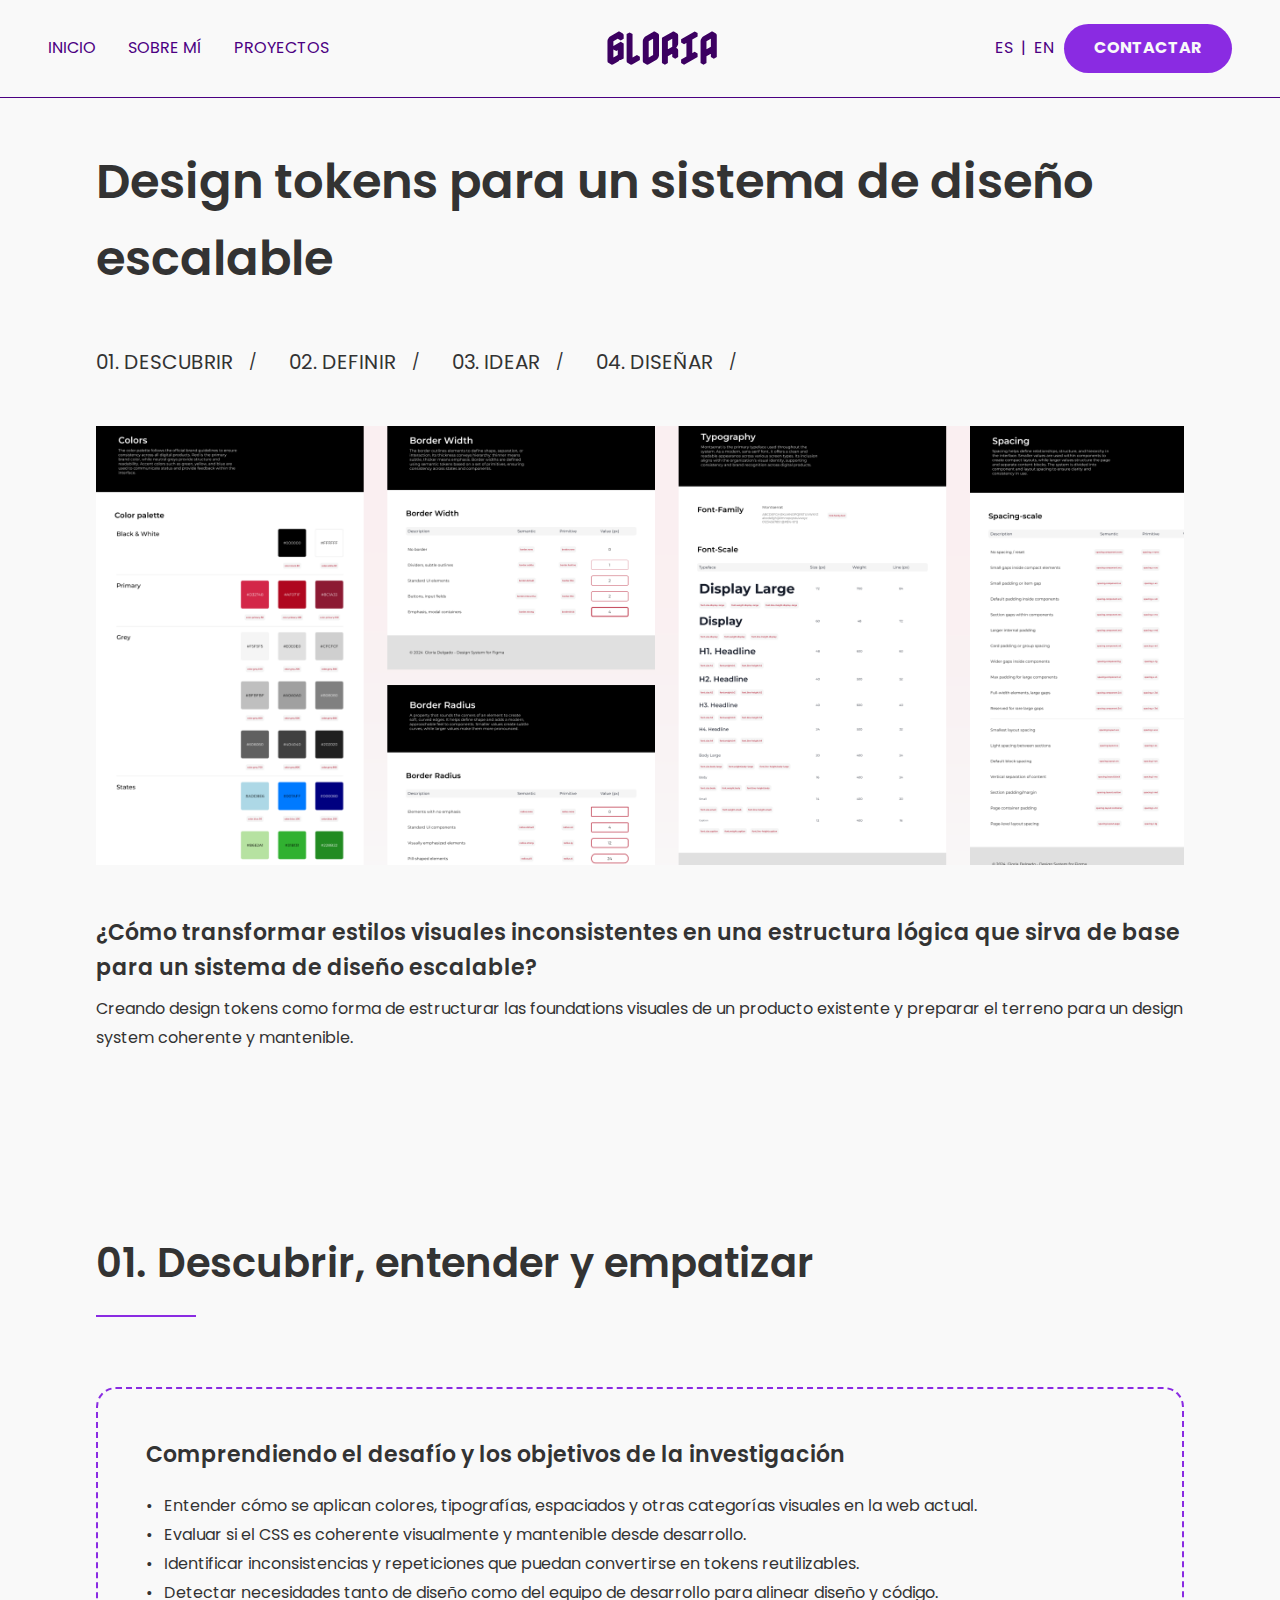
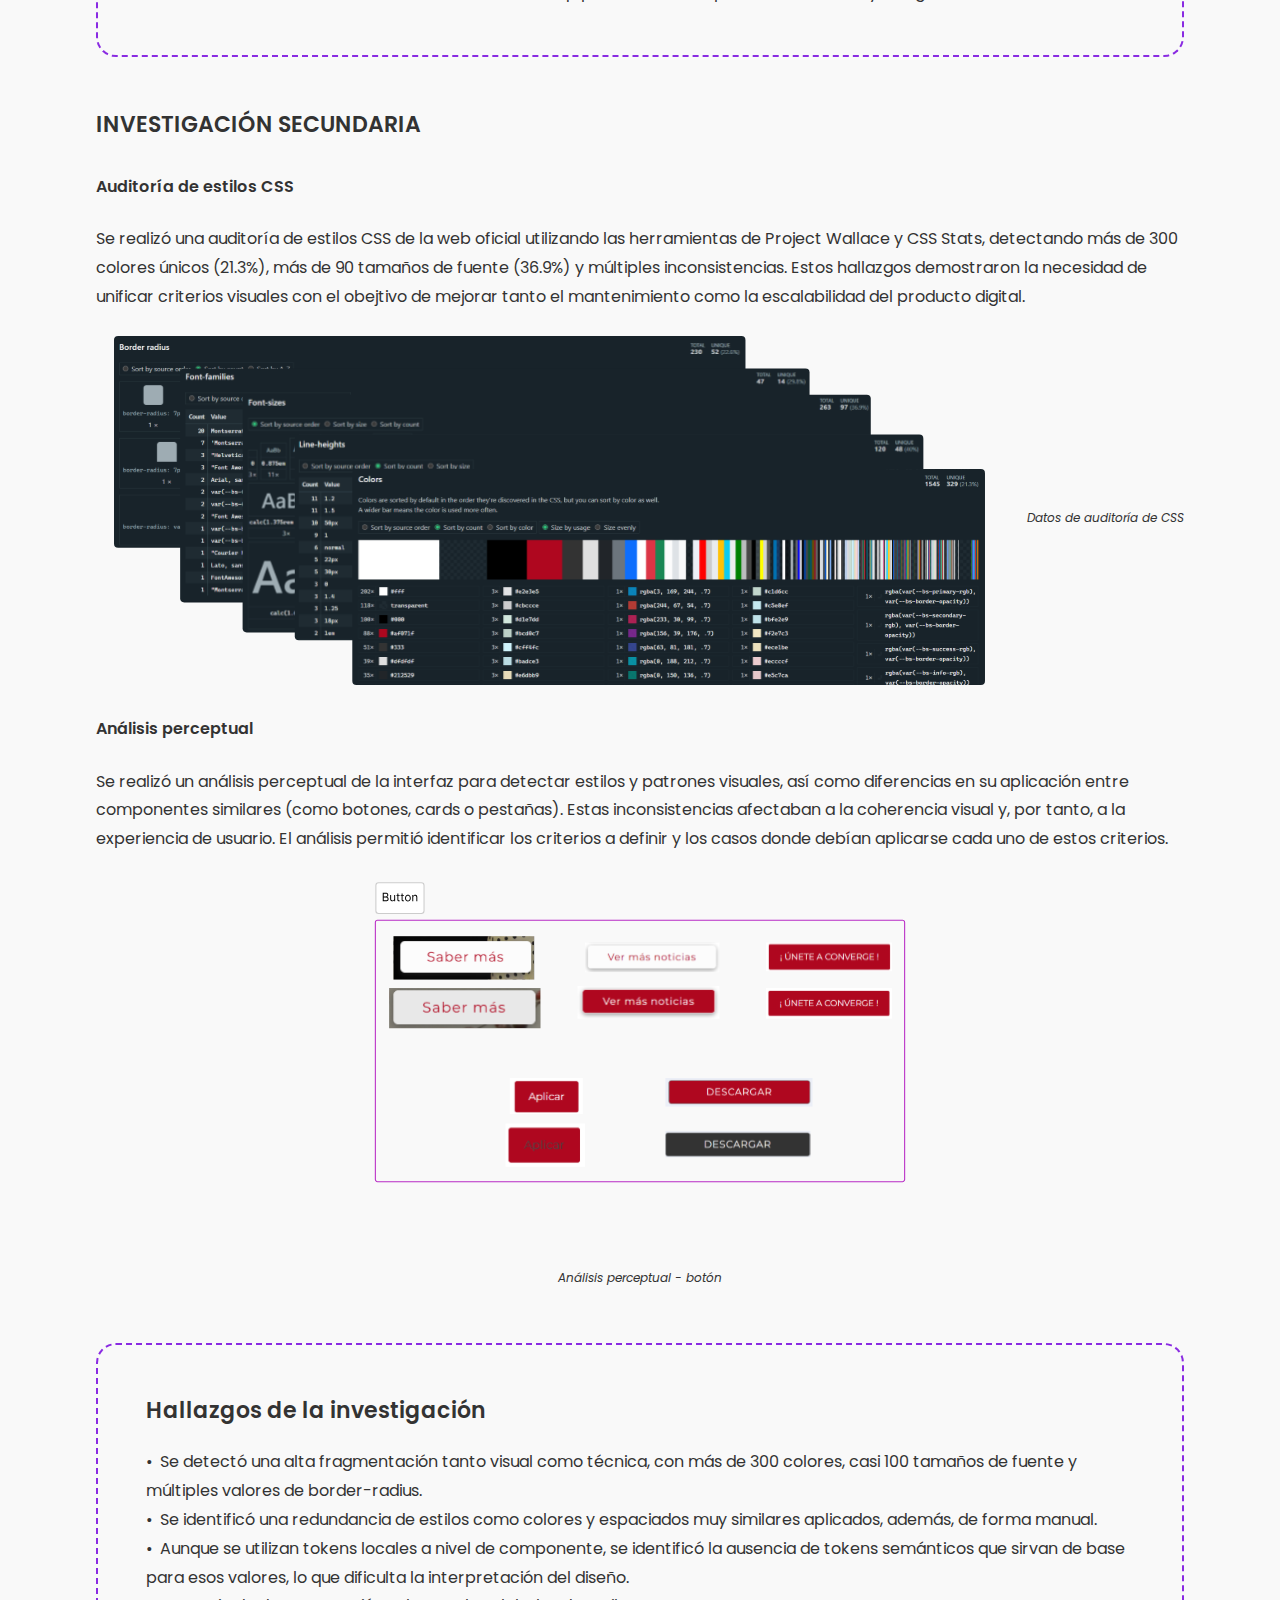
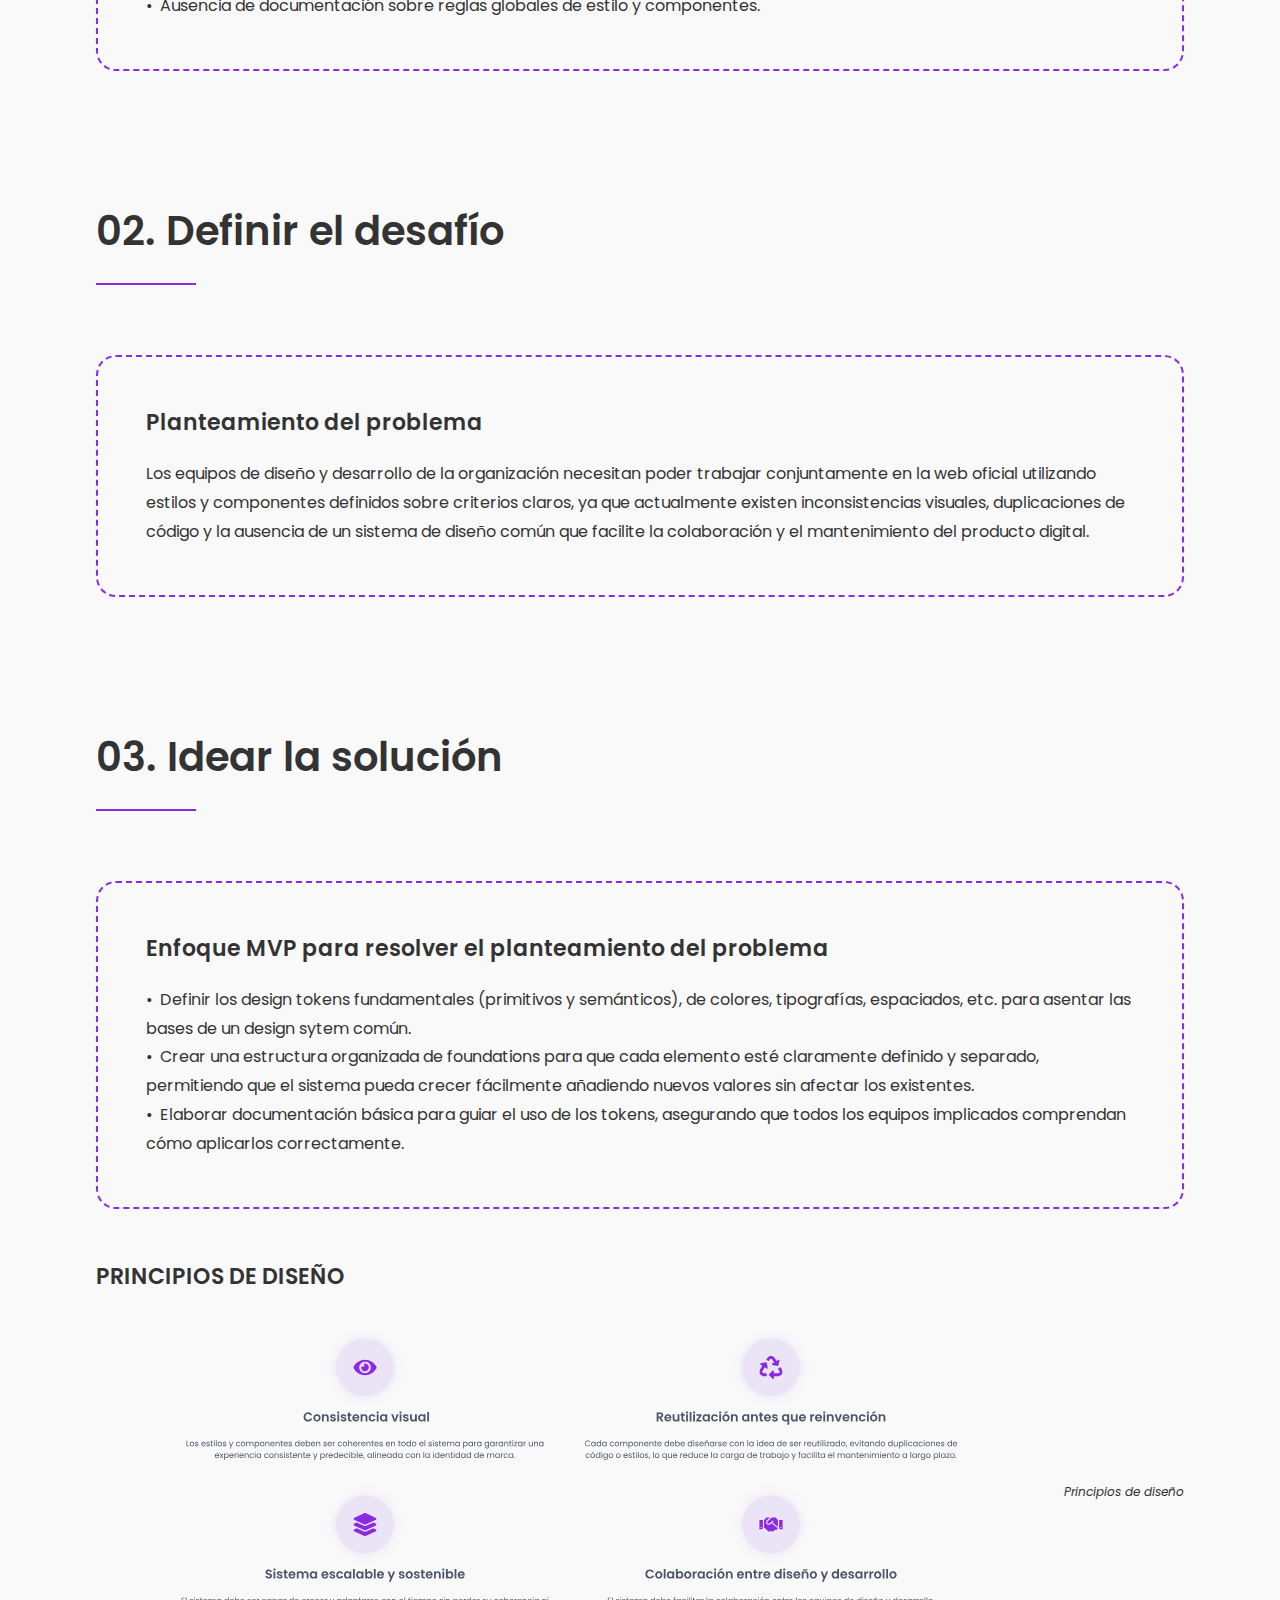
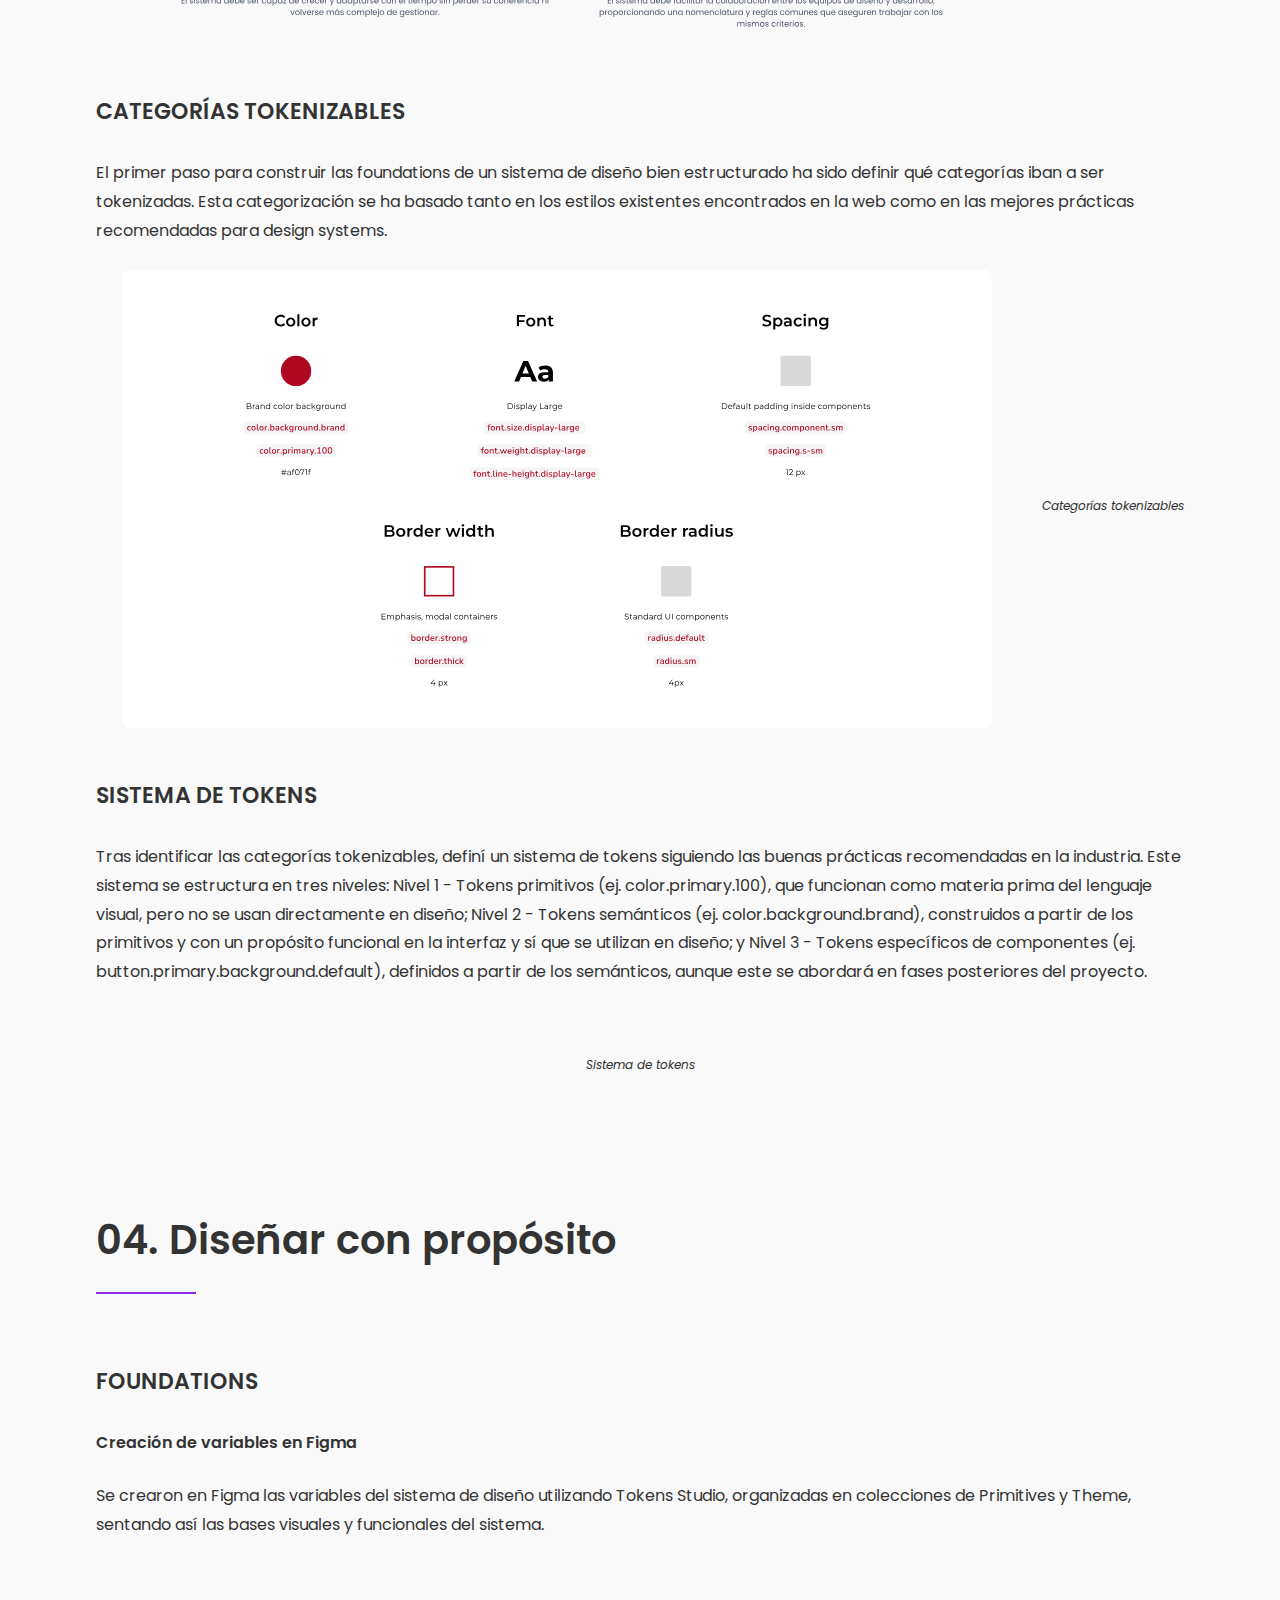
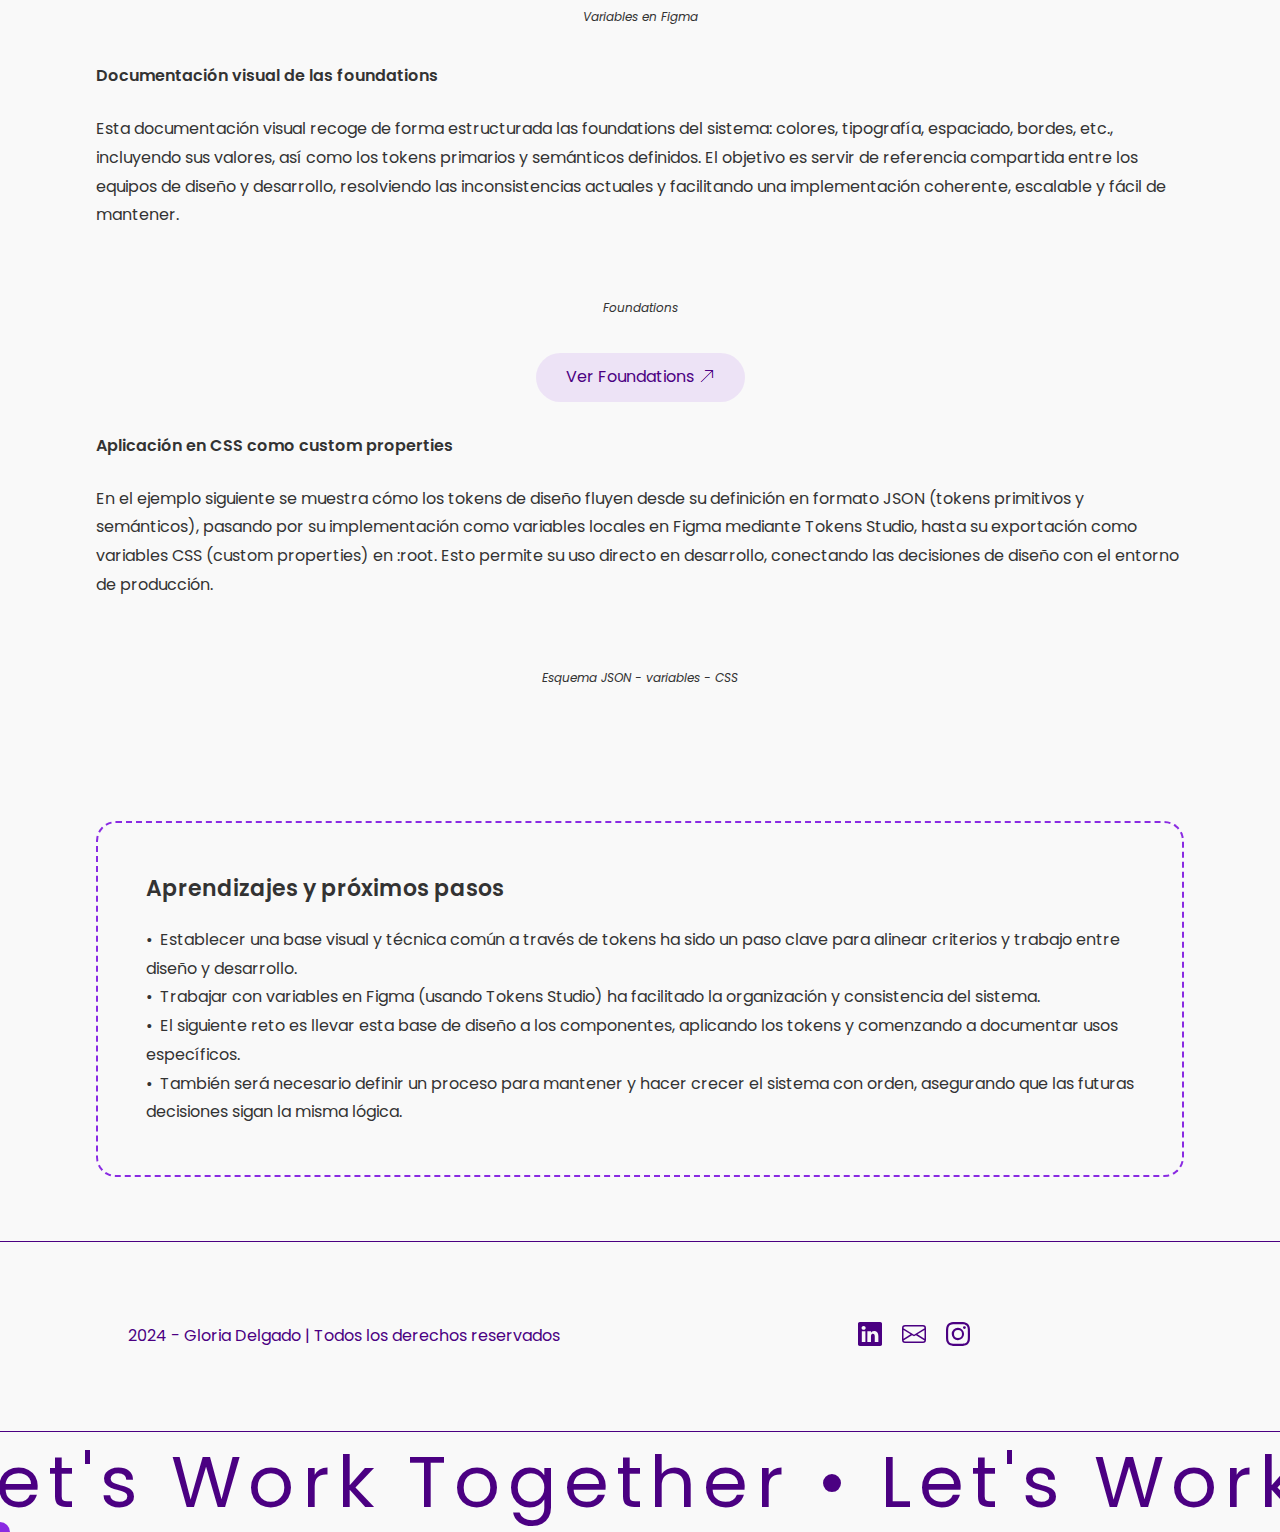
<file: project-design-system.html>
<!DOCTYPE html>
<html lang="es">
<head>
    <meta charset="UTF-8">
    <meta name="viewport" content="width=device-width, initial-scale=1.0">
    <title>Portfolio Gloria Delgado | UX/UI designer</title>

    <meta name="description" content="Soy Gloria Delgado, diseñadora UX/UI y diseñadora web y este es mi portfolio">
    <meta name="author" content="Gloria Delgado">

    <meta property="og:type" content="website">
    <!-- <meta property="og:url" content="#"> -->
    <meta property="og:title" content="Portfolio Gloria Delgado | UX/UI designer">
    <meta property="og:description" content="Soy Gloria Delgado, diseñadora UX/UI y diseñadora web y este es mi portfolio">
    <!-- <meta property="og:image" content="#"> -->
    <meta property="og:site_name" content="Gloria Delgado Portfolio">

    <link rel="icon" type="image/png" sizes="16x16" href="assets/index/favicon-16x16.png">
    <link rel="icon" type="image/png" sizes="32x32" href="assets/index/favicon-32x32.png">
    <link rel="icon" type="image/png" sizes="96x96" href="assets/index/favicon-96x96.png">

    <link rel="stylesheet" href="css/reset.css">
    <link rel="stylesheet" href="css/global.css">
    <link rel="stylesheet" href="css/project.css">
    <script src="js/global.js" defer></script>
    <script src="js/project.js" defer></script>
    <link rel="preconnect" href="https://fonts.googleapis.com">
<link rel="preconnect" href="https://fonts.gstatic.com" crossorigin>
<link href="https://fonts.googleapis.com/css2?family=Poppins:ital,wght@0,100;0,200;0,300;0,400;0,500;0,600;0,700;0,800;0,900;1,100;1,200;1,300;1,400;1,500;1,600;1,700;1,800;1,900&family=Raleway:ital,wght@0,100..900;1,100..900&display=swap" rel="stylesheet">
</head>
<body>

    <!-- HEADER -->

    <header class="Header">

        <!-- Menú -->

        <nav class="Header-nav">
            <ul class="Header-menu">
                <li class="Header-menuItem">
                    <a href="index.html" title="Inicio" class="Header-menuLink">Inicio</a>
                </li>
                <li class="Header-menuItem">
                    <a href="about-me.html" title="Sobre mí" class="Header-menuLink">Sobre mí</a>
                </li>
                <li class="Header-menuItem">
                    <a href="index.html#work" title="Proyectos" class="Header-menuLink">Proyectos</a>
                </li>
            </ul>
        </nav>
        
        <!-- Logo -->

        <a href="index.html" title="Logo" class="Header-logo">
            <picture class="Header-picture">
                <img src="assets/index/logo-gloria-portfolio.svg" alt="Gloria Delgado logo" class="Header-logoImg">
            </picture>
        </a>
        

        <div class="Header-options">

            <!-- Selector de idiomas -->

            <div class="Header-optionsLanguage">
                <a href="project-plantilla.html" title="Español" class="Header-menuLink">ES</a> |
                <a href="project-plantilla-en.html" title="Inglés" class="Header-menuLink">EN</a>
            </div>

            <!-- Botón CTA menú -->

            <a href="#" title="Contactar" class="Header-optionsButton">Contactar</a>

        </div>

        <button class="Header-hamburger" title="Abrir menú">
            <svg xmlns="http://www.w3.org/2000/svg" width="24" height="24" fill="none" stroke="currentColor" stroke-width="2" stroke-linecap="round" stroke-linejoin="round" class="Hamburger-icon">
                <line x1="3" y1="6" x2="21" y2="6"></line>
                <line x1="3" y1="12" x2="21" y2="12"></line>
                <line x1="3" y1="18" x2="21" y2="18"></line>
            </svg>
        </button>

    </header>


    <!-- MAIN CONTENT -->

    <main class="Main">
      
        <!-- HERO SECTION -->
        <section class="Hero">

            <!-- Title -->

            <header class="Hero-header">
                <h1 class="Hero-title">Design tokens para un sistema de diseño escalable</h1>
            </header>

            <!-- Project nav menu -->
             <div class="Hero-nav">
                <ul class="Hero-navMenu">
                    <li class="Hero-menuItem">
                        <a href="project-design-system.html#discover" title="Descubrir" class="Hero-menuLink">01. Descubrir</a>
                    </li>
                    <li class="Hero-menuItem">
                        <a href="project-design-system.html#define" title="Definir" class="Hero-menuLink">02. Definir</a>
                    </li>
                    <li class="Hero-menuItem">
                        <a href="project-design-system.html#ideation" title="Idear" class="Hero-menuLink">03. Idear</a>
                    </li>
                    <li class="Hero-menuItem">
                        <a href="project-design-system.html#design" title="Diseñar" class="Hero-menuLink">04. Diseñar</a>
                    </li>
                </ul>
             </div>

            <!-- Image -->

            <div class="Hero-image">
                <picture class="Hero-picture">
                    <img src="assets/project-design-system/es/Imagen-portada.png" alt="Vista previa de la plantilla web para centros" loading="lazy" class="Hero-imageImg">
                </picture>                
            </div>

            <!-- Description -->

            <article class="Hero-description">
                <h3 class="Hero-descriptionPrimary">¿Cómo transformar estilos visuales inconsistentes en una estructura lógica que sirva de base para un sistema de diseño escalable?</h3>
                <p class="Hero-descriptionSecondary">Creando design tokens como forma de estructurar las foundations visuales de un producto existente y preparar el terreno para un design system coherente y mantenible.</p>
            </article>

            <!-- Details -->

            <div class="Hero-details">
                <!-- Rol -->
                <!-- <div class="Hero-detailsSection">
                    <p class="Hero-detailsTitle"><strong>Rol</strong></p>
                    <ul class="Hero-detailsList">
                        <li class="Hero-detailsItem">Diseñadora UX/UI con enfoque en proyectos end-to-end</li>
                        <li class="Hero-detailsItem">Diseñadora web con WordPress</li>
                    </ul>
                </div> -->

                <!-- Skills -->
                <!-- <div class="Hero-detailsSection">
                    <p class="Hero-detailsTitle"><strong>Skills</strong></p>
                    <ul class="Hero-detailsList">
                        <li class="Hero-detailsItem">Análisis de necesidades corporativas</li>
                        <li class="Hero-detailsItem">Metodología Design Thinking</li>
                        <li class="Hero-detailsItem">Resolución de problemas y autonomía</li>
                    </ul>
                </div> -->

                <!-- Tools -->
                <!-- <div class="Hero-detailsSection">
                    <p class="Hero-detailsTitle"><strong>Herramientas</strong></p>
                    <ul class="Hero-detailsList">
                        <li class="Hero-detailsItem">Figma</li>
                        <li class="Hero-detailsItem">FigJam</li>
                        <li class="Hero-detailsItem">WordPress</li>
                        <li class="Hero-detailsItem">HTML5</li>
                    </ul>
                </div> -->
            </div>
        </section>

        <!-- SECTION 01.DISCOVER -->
         
        <section id='discover' class="Section Section--discover">

            <!-- Title -->
            <div class="Section-h2">
                <h2 class="Section-title">01. Descubrir, entender y empatizar</h2>
                <hr class="hr">
            </div>

            <!-- Highlighted: Desafío -->
            <article class="Section-highlighted">
                <h3 class="Section-highlightedH3">Comprendiendo el desafío y los objetivos de la investigación</h3>
                <ul class="Section-highlightedList">
                    <li class="Section-highlightedItem">
                        Entender cómo se aplican colores, tipografías, espaciados y otras categorías visuales en la web actual.
                    </li>
                    <li class="Section-highlightedItem">
                        Evaluar si el CSS es coherente visualmente y mantenible desde desarrollo.
                    </li>
                    <li class="Section-highlightedItem">
                        Identificar inconsistencias y repeticiones que puedan convertirse en tokens reutilizables.
                    </li>
                    <li class="Section-highlightedItem">
                        Detectar necesidades tanto de diseño como del equipo de desarrollo para alinear diseño y código.
                    </li>
                </ul>
            </article>

            <!-- Secondary Research -->
            <article class="Section-step">
                <h3 class="Section-stepH3">Investigación secundaria</h3>
                <div class="Section-stepMethodology">
                    <p class="Methodology-title">Auditoría de estilos CSS</p>
                    <p class="Methodology-description">
                        Se realizó una auditoría de estilos CSS de la web oficial utilizando las herramientas de Project Wallace y CSS Stats, detectando más de 300 colores únicos (21.3%), más de 90 tamaños de fuente (36.9%) y múltiples inconsistencias. Estos hallazgos demostraron la necesidad de unificar criterios visuales con el obejtivo de mejorar tanto el mantenimiento como la escalabilidad del producto digital.
                    </p>
                    <div class="Methodology-image">
                        <picture class="Methodology-picture">
                            <img src="assets/project-design-system/es/project-design-system-auditoria-css.svg" alt="Datos de auditoría de CSS" loading="lazy" class="Methodology-imageImg"> 
                        </picture>
                        <!-- <a href="https://www.figma.com/design/Edc57R3UfrCfovZS2fOnwy/Web-plantilla-centros-investigaci%C3%B3n?node-id=318-2&t=m0XbrrRPPcTE3pOB-1" title="Auditoria CSS" target="_blank" rel="noopener noreferrer" class="Methodology-button Secondary-button">Ver Auditoría</a> -->
                    </div>
                </div>

                <div class="Section-stepMethodology">
                    <p class="Methodology-title">Análisis perceptual</p>
                    <p class="Methodology-description">
                        Se realizó un análisis perceptual de la interfaz para detectar estilos y patrones visuales, así como diferencias en su aplicación entre componentes similares (como botones, cards o pestañas). Estas inconsistencias afectaban a la coherencia visual y, por tanto, a la experiencia de usuario. El análisis permitió identificar los criterios a definir y los casos donde debían aplicarse cada uno de estos criterios.
                    </p>
                    <div class="Methodology-image">
                        <picture class="Methodology-picture">
                            <img src="assets/project-design-system/es/project-design-system-analisis-perceptual.svg" alt="Análisis perceptual - botón" loading="lazy" class="Methodology-imageImg"> 
                        </picture>
                        <!-- <a href="#" title="User interviews" target="_blank" rel="noopener noreferrer" class="Methodology-button Secondary-button">Ver Análisis perceptual</a> -->
                    </div>
                </div>
            </article>

            <!-- Highlighted: Hallazgos -->
            <article class="Section-highlighted">
                <h3 class="Section-highlightedH3">Hallazgos de la investigación</h3>
                <ul class="Section-highlightedList">
                    <li class="Section-highlightedItem">Se detectó una alta fragmentación tanto visual como técnica, con más de 300 colores, casi 100 tamaños de fuente y múltiples valores de border-radius.</li>
                    <li class="Section-highlightedItem">Se identificó una redundancia de estilos como colores y espaciados muy similares aplicados, además, de forma manual.</li>
                    <li class="Section-highlightedItem">Aunque se utilizan tokens locales a nivel de componente, se identificó la ausencia de tokens semánticos que sirvan de base para esos valores, lo que dificulta la interpretación del diseño.</li>
                    <li class="Section-highlightedItem">Ausencia de documentación sobre reglas globales de estilo y componentes.</li>
                </ul>
            </article>
        </section>

        <!-- SECTION 02.DEFINE -->

        <section id='define' class="Section Section--define">

            <!-- Title -->
            <div class="Section-h2">
                <h2 class="Section-title">02. Definir el desafío</h2>
                <hr class="hr">
            </div>

            <!-- Highlighted: Problem statement -->
            <article class="Section-highlighted">
                <h3 class="Section-highlightedH3">Planteamiento del problema</h3>
                <div class="Section-highlightedList">
                    <p class="Section-highlightedText">Los equipos de diseño y desarrollo de la organización necesitan poder trabajar conjuntamente en la web oficial utilizando estilos y componentes definidos sobre criterios claros, ya que actualmente existen inconsistencias visuales, duplicaciones de código y la ausencia de un sistema de diseño común que facilite la colaboración y el mantenimiento del producto digital.</p>
                </div>
            </article>
            
        </section>

        <!-- SECTION 03.IDEATION -->

        <section id='ideation' class="Section Section--ideation">

            <!-- Title -->
            <div class="Section-h2">
                <h2 class="Section-title">03. Idear la solución</h2>
                <hr class="hr">
            </div>

            <!-- Highlighted: Enfoque MVP -->
            <article class="Section-highlighted">
                <h3 class="Section-highlightedH3">Enfoque MVP para resolver el planteamiento del problema</h3>
                <ul class="Section-highlightedList">
                    <li class="Section-highlightedItem">Definir los design tokens fundamentales (primitivos y semánticos), de colores, tipografías, espaciados, etc. para asentar las bases de un design sytem común.</li>
                    <li class="Section-highlightedItem">Crear una estructura organizada de foundations para que cada elemento esté claramente definido y separado, permitiendo que el sistema pueda crecer fácilmente añadiendo nuevos valores sin afectar los existentes.</li>
                    <li class="Section-highlightedItem">Elaborar documentación básica para guiar el uso de los tokens, asegurando que todos los equipos implicados comprendan cómo aplicarlos correctamente.</li>
                </ul>
            </article>

            <!-- Principios de diseño -->
            <article class="Section-step">
                <h3 class="Section-stepH3">Principios de diseño</h3>
                <div class="Section-stepMethodology">
                    <!-- <p class="Methodology-description">
                        El primer paso para idear un MVP comenzó por una exploración de cómo podríamos solventar los problemas y desafíos detectados. Para ello se plantearon los siguientes “Principios de diseño”:
                    </p> -->
                    <div class="Methodology-image">
                        <picture class="Methodology-picture">
                            <img src="assets/project-design-system/es/project-design-system-principios-de-diseno.svg" alt="Principios de diseño" loading="lazy" class="Methodology-imageImg"> 
                        </picture>
                        <!-- <a href="#" title="Principios de diseño" target="_blank" rel="noopener noreferrer" class="Methodology-button Secondary-button">Ver Principios de diseño</a> -->
                    </div>
                </div>
            </article>

            <!-- Categorías tokenizables -->
            <article class="Section-step">
                <h3 class="Section-stepH3">Categorías tokenizables</h3>
                <div class="Section-stepMethodology">
                    <p class="Methodology-description">
                        El primer paso para construir las foundations de un sistema de diseño bien estructurado ha sido definir qué categorías iban a ser tokenizadas. Esta categorización se ha basado tanto en los estilos existentes encontrados en la web como en las mejores prácticas recomendadas para design systems.
                    </p>
                    <div class="Methodology-image">
                        <picture class="Methodology-picture">
                            <img src="assets/project-design-system/es/project-design-system-categorias-tokens.svg" alt="Categorías tokenizables" loading="lazy" class="Methodology-imageImg"> 
                        </picture>
                        <!-- <a href="#" title="Categorías tokenizables" target="_blank" rel="noopener noreferrer" class="Methodology-button Secondary-button">Ver Categorías tokenizables</a> -->
                    </div>
                </div>
            </article>

            <!-- Sistema de tokens -->
            <article class="Section-step">
                <h3 class="Section-stepH3">Sistema de tokens</h3>
                <div class="Section-stepMethodology">
                    <p class="Methodology-description">
                        Tras identificar las categorías tokenizables, definí un sistema de tokens siguiendo las buenas prácticas recomendadas en la industria. Este sistema se estructura en tres niveles: Nivel 1 - Tokens primitivos (ej. color.primary.100), que funcionan como materia prima del lenguaje visual, pero no se usan directamente en diseño; Nivel 2 - Tokens semánticos (ej. color.background.brand), construidos a partir de los primitivos y con un propósito funcional en la interfaz y sí que se utilizan en diseño; y Nivel 3 - Tokens específicos de componentes (ej. button.primary.background.default), definidos a partir de los semánticos, aunque este se abordará en fases posteriores del proyecto.
                    </p>
                    <div class="Methodology-image">
                        <picture class="Methodology-picture">
                            <img src="assets/project-design-system/es/project-design-system-sistema-tokens.svg" alt="Sistema de tokens" loading="lazy" class="Methodology-imageImg"> 
                        </picture>
                        <!-- <a href="#" title="Sistema de tokens" target="_blank" rel="noopener noreferrer" class="Methodology-button Secondary-button">Ver Sistema de tokens</a> -->
                    </div>
                </div>
            </article>
            
        </section>

        <!-- SECTION 04.DESIGN -->

        <section id='design' class="Section Section--design">

            <!-- Title -->
            <div class="Section-h2">
                <h2 class="Section-title">04. Diseñar con propósito</h2>
                <hr class="hr">
            </div>

            <!-- Foundations -->
            <article class="Section-step">
                <h3 class="Section-stepH3">Foundations</h3>
                <div class="Section-stepMethodology">
                    <p class="Methodology-title">Creación de variables en Figma</p>
                    <p class="Methodology-description">
                        Se crearon en Figma las variables del sistema de diseño utilizando Tokens Studio, organizadas en colecciones de Primitives y Theme, sentando así las bases visuales y funcionales del sistema.
                    </p>
                    <div class="Methodology-image">
                        <picture class="Methodology-picture"> 
                            <img src="assets/project-design-system/es/project-design-system-local-variables.svg" alt="Variables en Figma" loading="lazy" class="Methodology-imageImg"> 
                        </picture>
                    </div>
                </div>

                    <div class="Section-stepMethodology">
                        <p class="Methodology-title">Documentación visual de las foundations</p>
                        <p class="Methodology-description">
                            Esta documentación visual recoge de forma estructurada las foundations del sistema: colores, tipografía, espaciado, bordes, etc., incluyendo sus valores, así como los tokens primarios y semánticos definidos. El objetivo es servir de referencia compartida entre los equipos de diseño y desarrollo, resolviendo las inconsistencias actuales y facilitando una implementación coherente, escalable y fácil de mantener.
                        </p>
                        <div class="Methodology-image">
                            <picture class="Methodology-picture"> 
                                <img src="assets/project-design-system/es/foundations.png" alt="Foundations" loading="lazy" class="Methodology-imageImg"> 
                            </picture>
                            <a href="https://www.figma.com/design/ZeIs1bpBuERQhb3yFc6Rcj/Design-system-with-tokens?node-id=64-31&t=gilOHiNI0Z3ilXqM-1" title="Foundations" target="_blank" rel="noopener noreferrer" class="Methodology-button Secondary-button">Ver Foundations</a>
                        </div>
                    </div>

                    <div class="Section-stepMethodology">
                        <p class="Methodology-title">Aplicación en CSS como custom properties</p>
                        <p class="Methodology-description">
                            En el ejemplo siguiente se muestra cómo los tokens de diseño fluyen desde su definición en formato JSON (tokens primitivos y semánticos), pasando por su implementación como variables locales en Figma mediante Tokens Studio, hasta su exportación como variables CSS (custom properties) en :root. Esto permite su uso directo en desarrollo, conectando las decisiones de diseño con el entorno de producción.
                        </p>
                        <div class="Methodology-image">
                            <picture class="Methodology-picture"> 
                                <img src="assets/project-design-system/es/explication.svg" alt="Esquema JSON - variables - CSS" loading="lazy" class="Methodology-imageImg"> 
                            </picture>
                        </div>
                    </div>

            </article>

        </section>

        <!-- SECTION 06.TESTING -->

        <section id='testing' class="Section Section--testing">

            <!-- Highlighted: Learnings y nexts steps -->
            <article class="Section-highlighted">
                <h3 class="Section-highlightedH3">Aprendizajes y próximos pasos</h3>
                <ul class="Section-highlightedList">
                    <li class="Section-highlightedItem">Establecer una base visual y técnica común a través de tokens ha sido un paso clave para alinear criterios y trabajo entre diseño y desarrollo.</li>
                    <li class="Section-highlightedItem">Trabajar con variables en Figma (usando Tokens Studio) ha facilitado la organización y consistencia del sistema.</li>
                    <li class="Section-highlightedItem">El siguiente reto es llevar esta base de diseño a los componentes, aplicando los tokens y comenzando a documentar usos específicos.</li>
                    <li class="Section-highlightedItem">También será necesario definir un proceso para mantener y hacer crecer el sistema con orden, asegurando que las futuras decisiones sigan la misma lógica.</li>
                </ul>
            </article>
        </section>
         
        <!-- Botón de volver arriba -->

        <button class="BackToTop" aria-label="Volver arriba" title="Volver al inicio de la página">
            <svg class="Arrow-icon" xmlns="http://www.w3.org/2000/svg" width="24" height="24" viewBox="0 0 24 24" fill="none" stroke="currentColor" stroke-width="1" stroke-linecap="round" stroke-linejoin="round">
                <path d="M12 19V5"></path>
                <path d="M19 12l-7-7-7 7"></path>
            </svg>
        </button>        

    </main>


    <!-- FOOTER -->

    <footer class="Footer">

        <div class="Footer-content">

            <!-- Copyright -->

             <p class="Footer-copyright">2024 - Gloria Delgado | Todos los derechos reservados</p>

            <!-- Social media items -->

            <ul class="Footer-social">
                <li class="Footer-socialItem">
                    <a href="https://www.linkedin.com/in/gloria-delgado-lopez/" title="Ir al perfil de Linkedin" target="_blank" rel="noopener noreferrer" class="Footer-socialLink">
                        <svg xmlns="http://www.w3.org/2000/svg" fill="currentColor" class="bi bi-linkedin Footer-socialIcon" viewBox="0 0 16 16">
                            <path d="M0 1.146C0 .513.526 0 1.175 0h13.65C15.474 0 16 .513 16 1.146v13.708c0 .633-.526 1.146-1.175 1.146H1.175C.526 16 0 15.487 0 14.854zm4.943 12.248V6.169H2.542v7.225zm-1.2-8.212c.837 0 1.358-.554 1.358-1.248-.015-.709-.52-1.248-1.342-1.248S2.4 3.226 2.4 3.934c0 .694.521 1.248 1.327 1.248zm4.908 8.212V9.359c0-.216.016-.432.08-.586.173-.431.568-.878 1.232-.878.869 0 1.216.662 1.216 1.634v3.865h2.401V9.25c0-2.22-1.184-3.252-2.764-3.252-1.274 0-1.845.7-2.165 1.193v.025h-.016l.016-.025V6.169h-2.4c.03.678 0 7.225 0 7.225z"/>
                          </svg>                          
                    </a>
                </li>
                <li class="Footer-socialItem">
                    <a href="mailto:gloriadelgadolopez@gmail.com?subject=Hablemos%20de%20dise%C3%B1o%20UX%2FUI" title="Escribir un email" target="_blank" rel="noopener noreferrer" class="Footer-socialLink">
                        <svg xmlns="http://www.w3.org/2000/svg" fill="currentColor" class="bi bi-envelope Footer-socialIcon" viewBox="0 0 16 16">
                            <path d="M0 4a2 2 0 0 1 2-2h12a2 2 0 0 1 2 2v8a2 2 0 0 1-2 2H2a2 2 0 0 1-2-2zm2-1a1 1 0 0 0-1 1v.217l7 4.2 7-4.2V4a1 1 0 0 0-1-1zm13 2.383-4.708 2.825L15 11.105zm-.034 6.876-5.64-3.471L8 9.583l-1.326-.795-5.64 3.47A1 1 0 0 0 2 13h12a1 1 0 0 0 .966-.741M1 11.105l4.708-2.897L1 5.383z"/>
                          </svg>                          
                    </a>
                </li>
                <li class="Footer-socialItem">
                    <a href="https://www.instagram.com/gloriaove_dl/" title="Ir al perfil de Instagram" target="_blank" rel="noopener noreferrer" class="Footer-socialLink">
                        <svg xmlns="http://www.w3.org/2000/svg" fill="currentColor" class="bi bi-instagram Footer-socialIcon" viewBox="0 0 16 16">
                            <path d="M8 0C5.829 0 5.556.01 4.703.048 3.85.088 3.269.222 2.76.42a3.9 3.9 0 0 0-1.417.923A3.9 3.9 0 0 0 .42 2.76C.222 3.268.087 3.85.048 4.7.01 5.555 0 5.827 0 8.001c0 2.172.01 2.444.048 3.297.04.852.174 1.433.372 1.942.205.526.478.972.923 1.417.444.445.89.719 1.416.923.51.198 1.09.333 1.942.372C5.555 15.99 5.827 16 8 16s2.444-.01 3.298-.048c.851-.04 1.434-.174 1.943-.372a3.9 3.9 0 0 0 1.416-.923c.445-.445.718-.891.923-1.417.197-.509.332-1.09.372-1.942C15.99 10.445 16 10.173 16 8s-.01-2.445-.048-3.299c-.04-.851-.175-1.433-.372-1.941a3.9 3.9 0 0 0-.923-1.417A3.9 3.9 0 0 0 13.24.42c-.51-.198-1.092-.333-1.943-.372C10.443.01 10.172 0 7.998 0zm-.717 1.442h.718c2.136 0 2.389.007 3.232.046.78.035 1.204.166 1.486.275.373.145.64.319.92.599s.453.546.598.92c.11.281.24.705.275 1.485.039.843.047 1.096.047 3.231s-.008 2.389-.047 3.232c-.035.78-.166 1.203-.275 1.485a2.5 2.5 0 0 1-.599.919c-.28.28-.546.453-.92.598-.28.11-.704.24-1.485.276-.843.038-1.096.047-3.232.047s-2.39-.009-3.233-.047c-.78-.036-1.203-.166-1.485-.276a2.5 2.5 0 0 1-.92-.598 2.5 2.5 0 0 1-.6-.92c-.109-.281-.24-.705-.275-1.485-.038-.843-.046-1.096-.046-3.233s.008-2.388.046-3.231c.036-.78.166-1.204.276-1.486.145-.373.319-.64.599-.92s.546-.453.92-.598c.282-.11.705-.24 1.485-.276.738-.034 1.024-.044 2.515-.045zm4.988 1.328a.96.96 0 1 0 0 1.92.96.96 0 0 0 0-1.92m-4.27 1.122a4.109 4.109 0 1 0 0 8.217 4.109 4.109 0 0 0 0-8.217m0 1.441a2.667 2.667 0 1 1 0 5.334 2.667 2.667 0 0 1 0-5.334"/>
                          </svg>                          
                    </a>
                </li>
            </ul>

        </div>

    </footer>

    <!-- CONTENT SCROLL TEXT -->

    <div class="Content-scroll">
        <div class="Content-scrollWrapper">
            <span class="Content-scrollText">Let's Work Together • Let's Work Together • Let's Work Together • </span>
            <span class="Content-scrollText">Let's Work Together • Let's Work Together • Let's Work Together • </span>
        </div>
    </div>
</file>
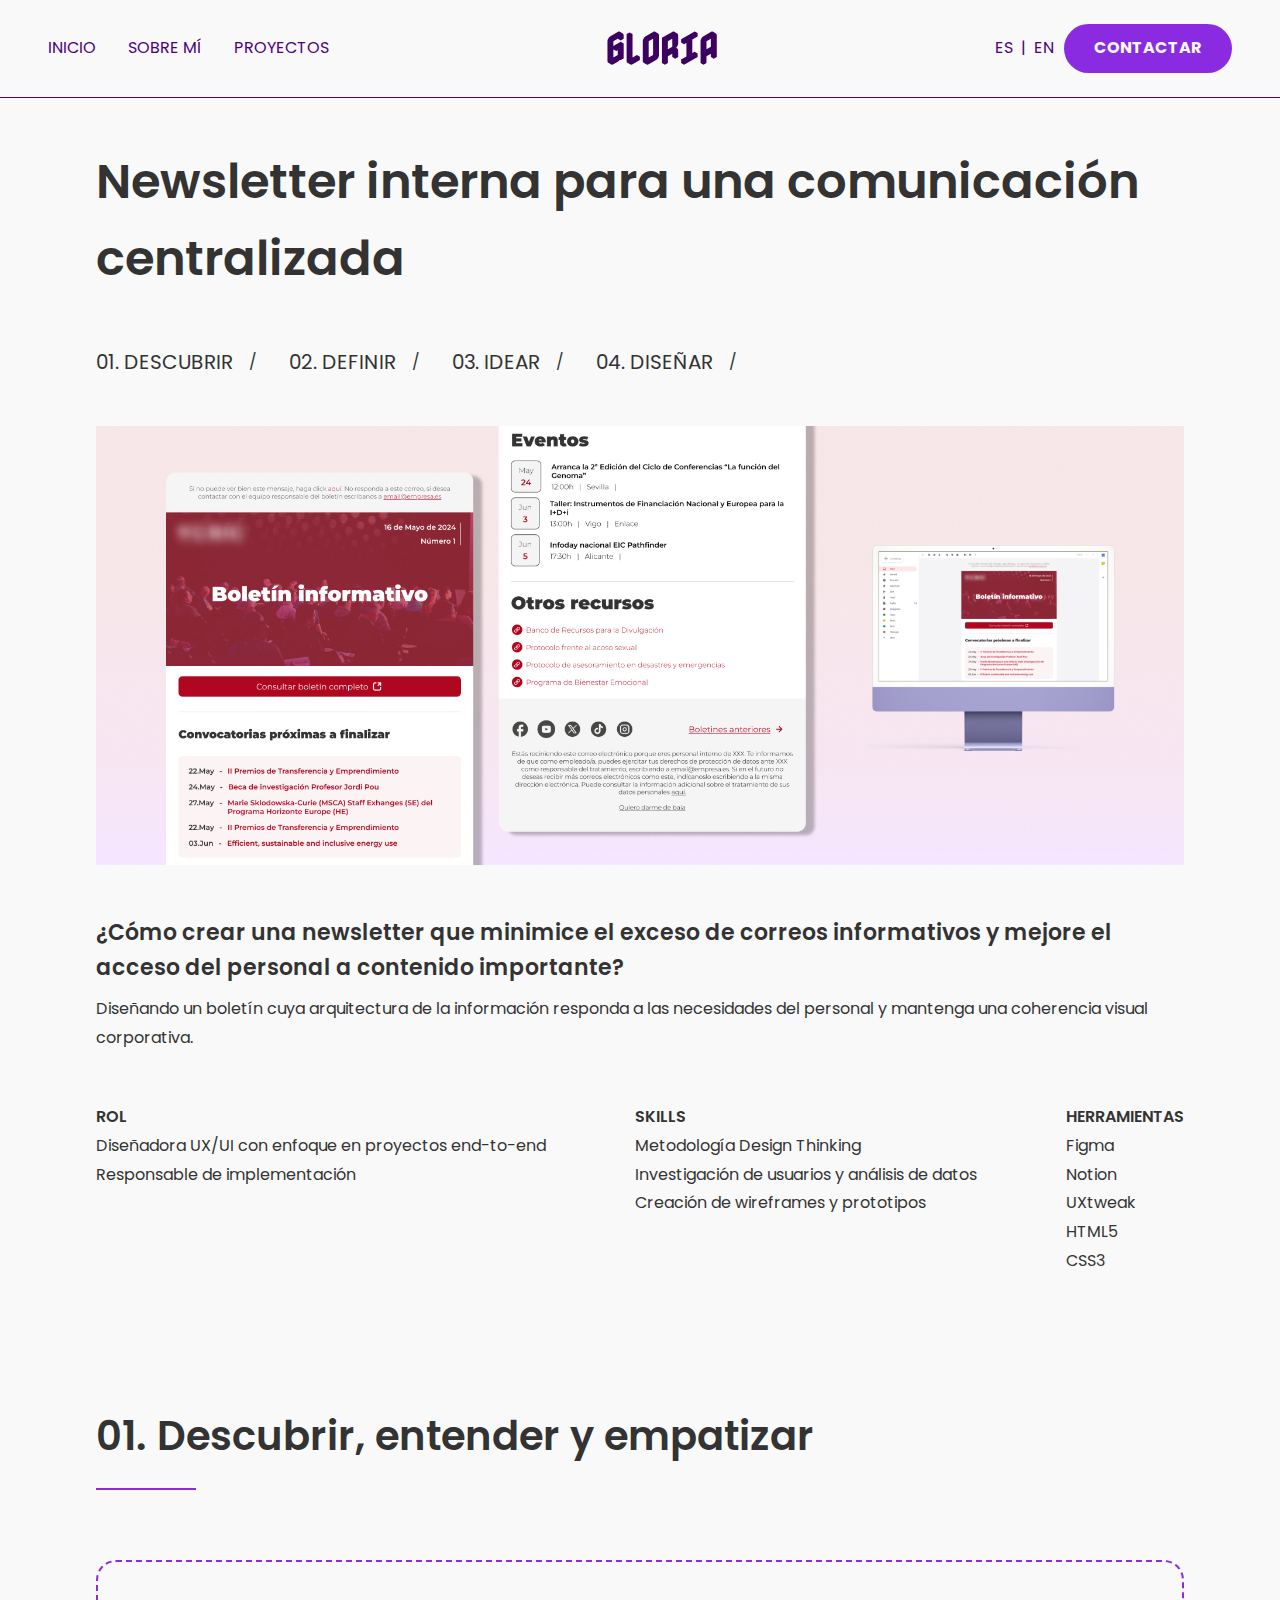
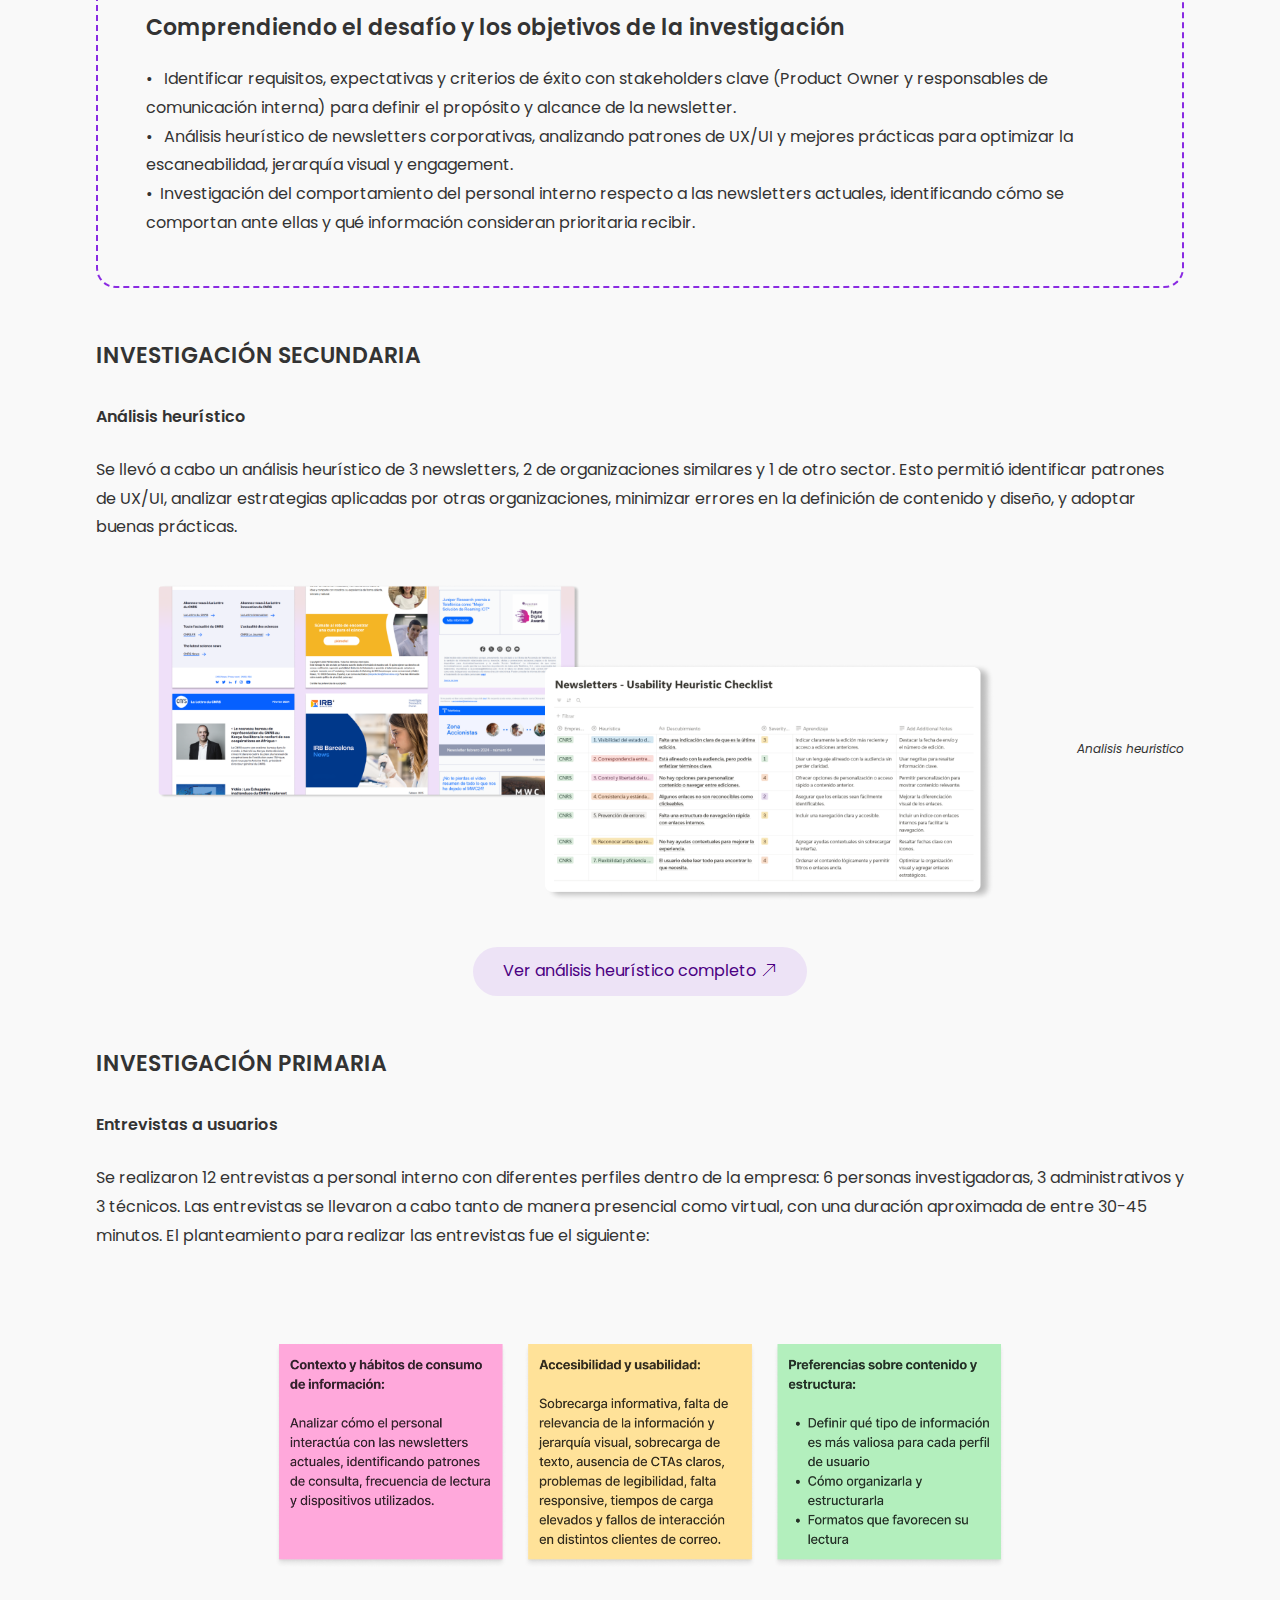
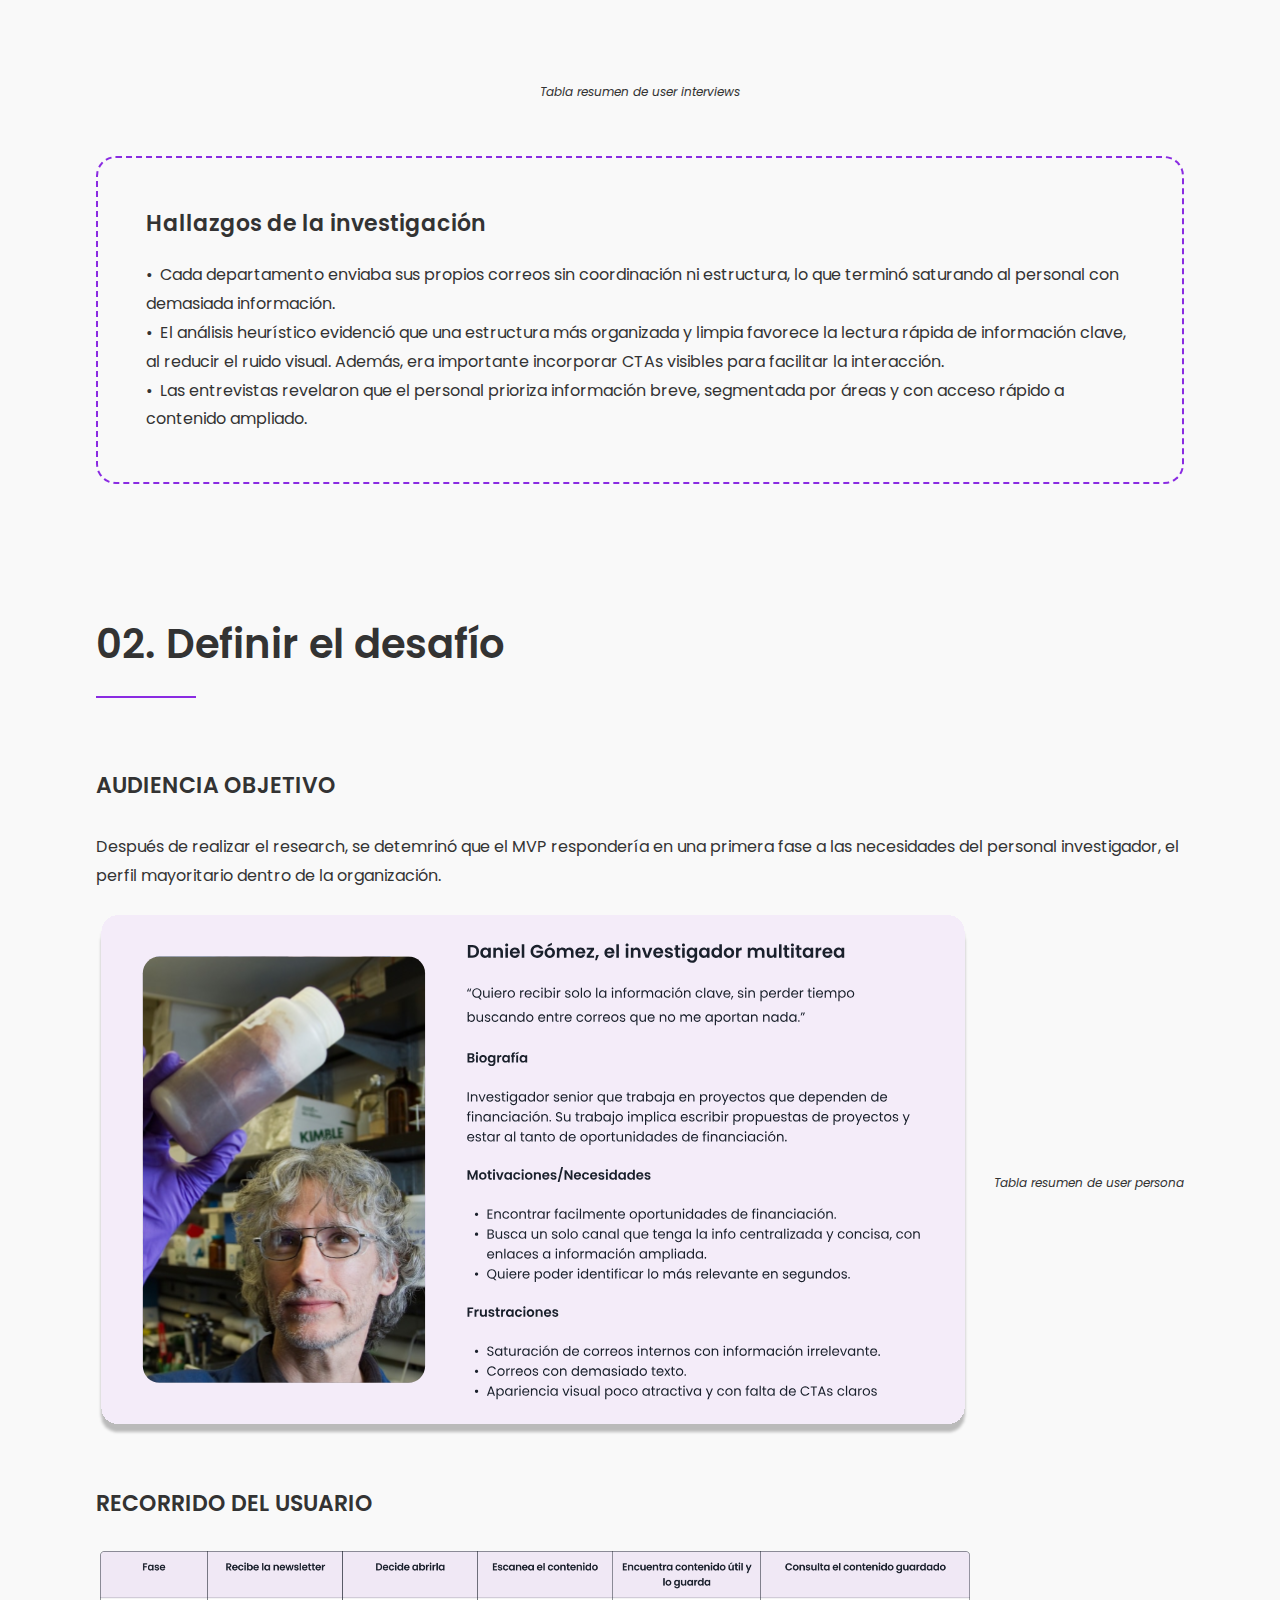
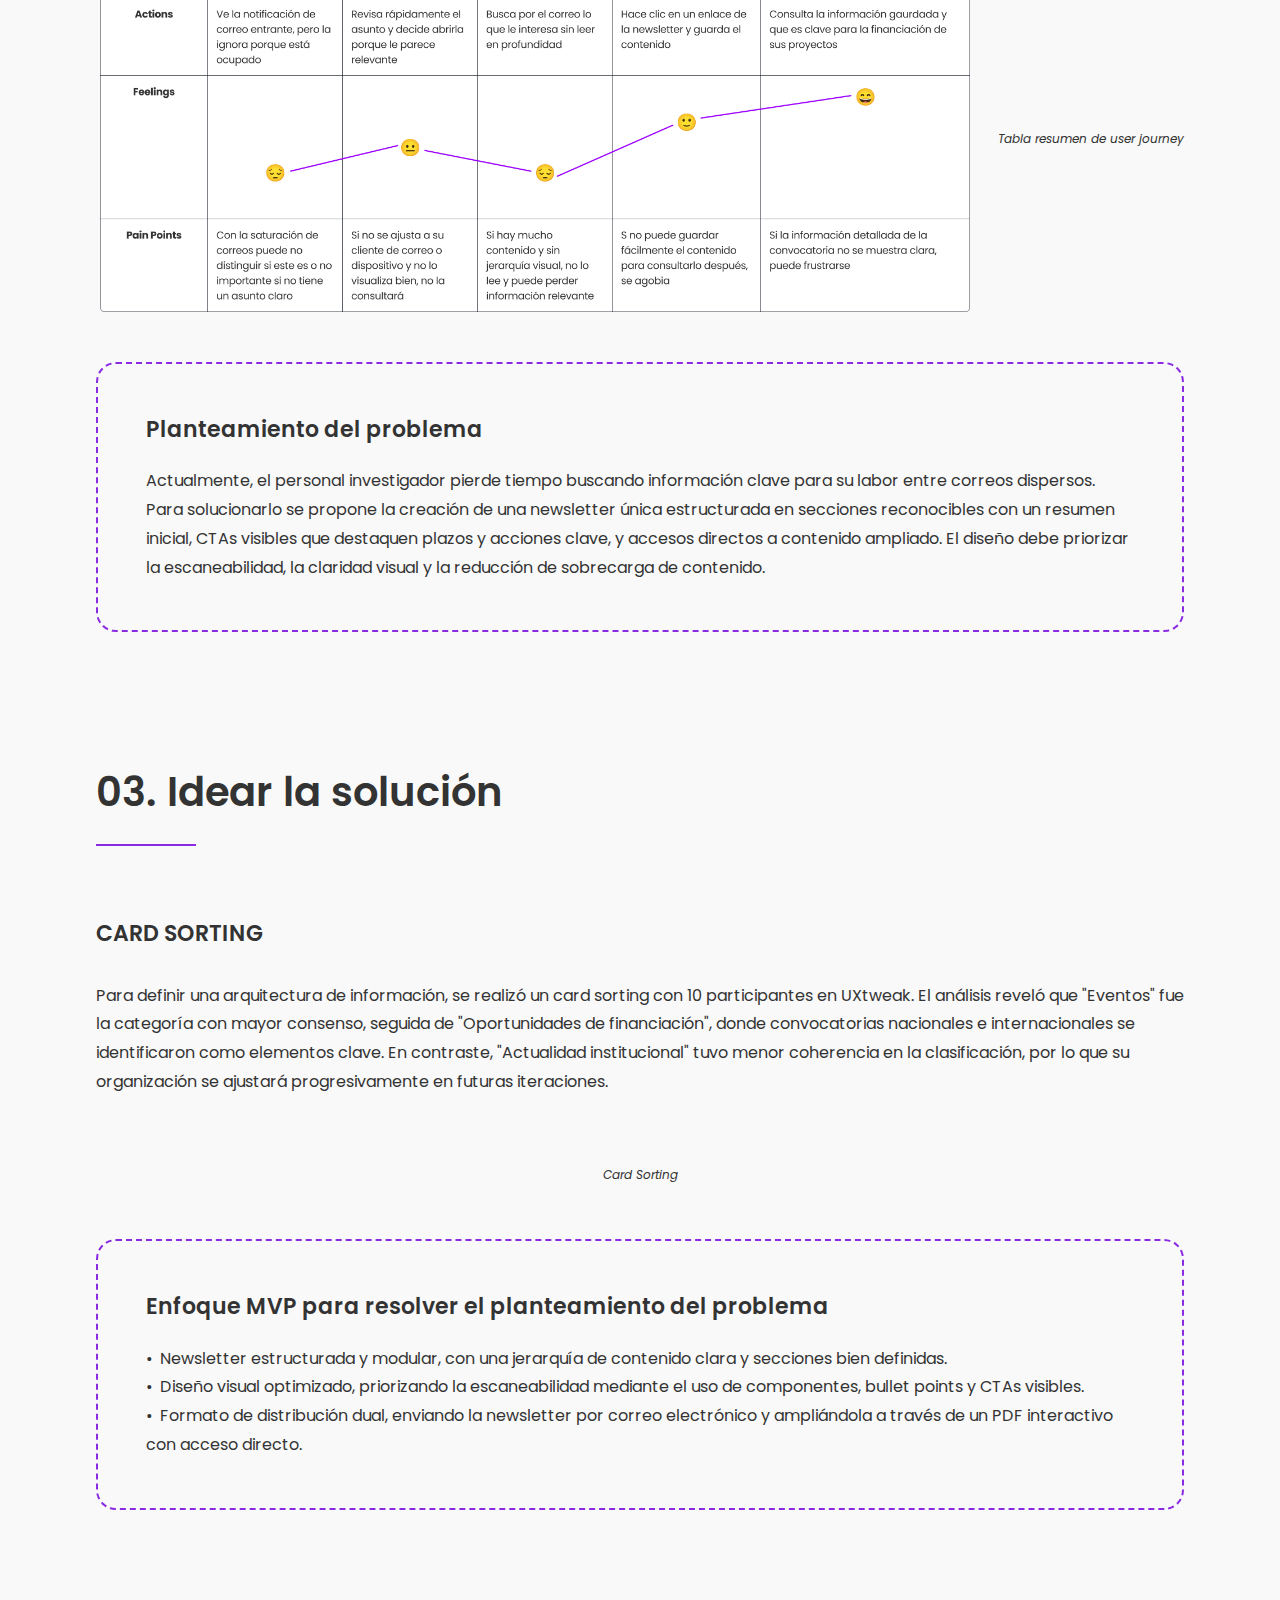
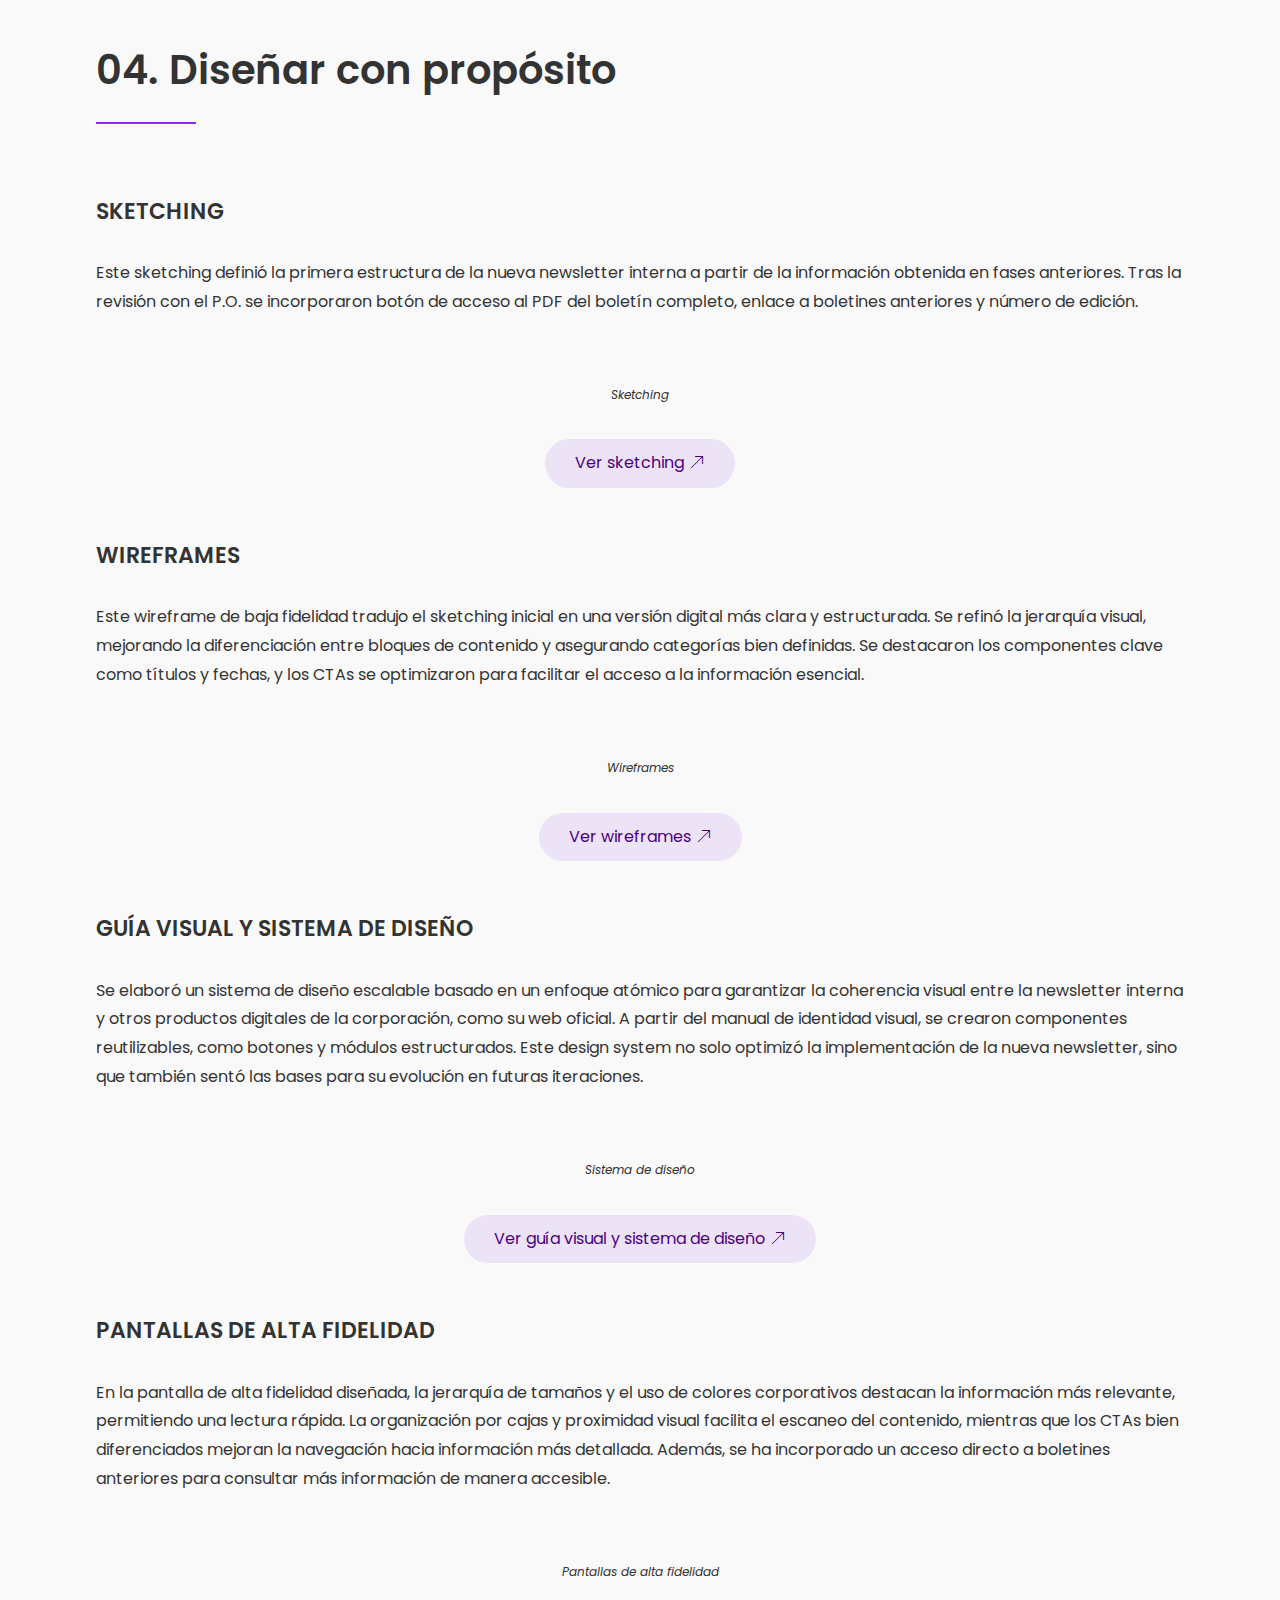
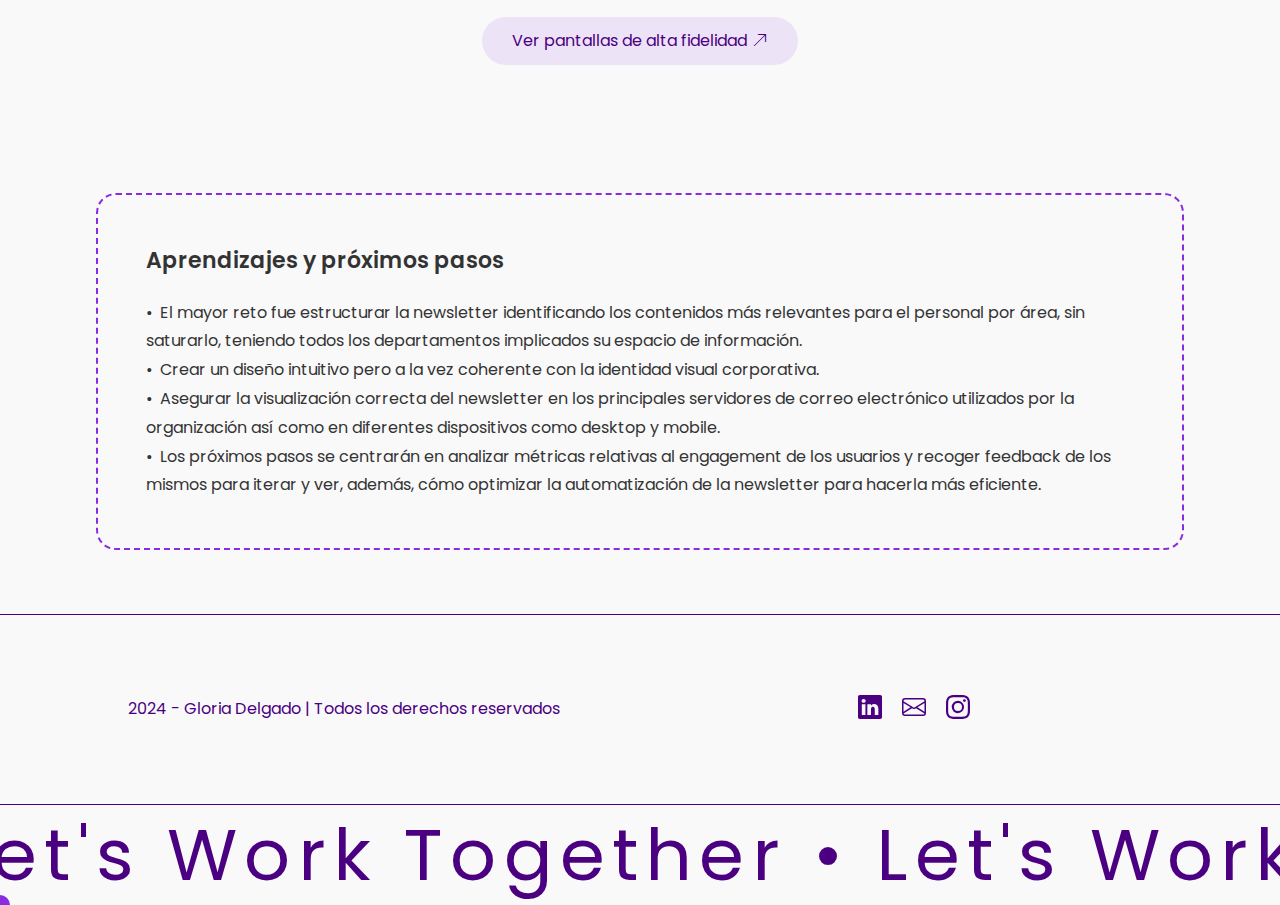
<file: project-newsletter.html>
<!DOCTYPE html>
<html lang="es">
<head>
    <meta charset="UTF-8">
    <meta name="viewport" content="width=device-width, initial-scale=1.0">
    <title>Portfolio Gloria Delgado | UX/UI designer</title>

    <meta name="description" content="Soy Gloria Delgado, diseñadora UX/UI y diseñadora web y este es mi portfolio">
    <meta name="author" content="Gloria Delgado">

    <meta property="og:type" content="website">
    <!-- <meta property="og:url" content="#"> -->
    <meta property="og:title" content="Portfolio Gloria Delgado | UX/UI designer">
    <meta property="og:description" content="Soy Gloria Delgado, diseñadora UX/UI y diseñadora web y este es mi portfolio">
    <!-- <meta property="og:image" content="#"> -->
    <meta property="og:site_name" content="Gloria Delgado Portfolio">

    <link rel="icon" type="image/png" sizes="16x16" href="assets/index/favicon-16x16.png">
    <link rel="icon" type="image/png" sizes="32x32" href="assets/index/favicon-32x32.png">
    <link rel="icon" type="image/png" sizes="96x96" href="assets/index/favicon-96x96.png">

    <link rel="stylesheet" href="css/reset.css">
    <link rel="stylesheet" href="css/global.css">
    <link rel="stylesheet" href="css/project.css">
    <script src="js/global.js" defer></script>
    <script src="js/project.js" defer></script>
    <link rel="preconnect" href="https://fonts.googleapis.com">
<link rel="preconnect" href="https://fonts.gstatic.com" crossorigin>
<link href="https://fonts.googleapis.com/css2?family=Poppins:ital,wght@0,100;0,200;0,300;0,400;0,500;0,600;0,700;0,800;0,900;1,100;1,200;1,300;1,400;1,500;1,600;1,700;1,800;1,900&family=Raleway:ital,wght@0,100..900;1,100..900&display=swap" rel="stylesheet">
</head>
<body>

    <!-- HEADER -->

    <header class="Header">

        <!-- Menú -->

        <nav class="Header-nav">
            <ul class="Header-menu">
                <li class="Header-menuItem">
                    <a href="index.html" title="Inicio" class="Header-menuLink">Inicio</a>
                </li>
                <li class="Header-menuItem">
                    <a href="about-me.html" title="Sobre mí" class="Header-menuLink">Sobre mí</a>
                </li>
                <li class="Header-menuItem">
                    <a href="index.html#work" title="Proyectos" class="Header-menuLink">Proyectos</a>
                </li>
            </ul>
        </nav>
        
        <!-- Logo -->

        <a href="index.html" title="Logo" class="Header-logo">
            <picture class="Header-picture">
                <img src="assets/index/logo-gloria-portfolio.svg" alt="Gloria Delgado logo" class="Header-logoImg">
            </picture>
        </a>
        

        <div class="Header-options">

            <!-- Selector de idiomas -->

            <div class="Header-optionsLanguage">
                <a href="project-plantilla.html" title="Español" class="Header-menuLink">ES</a> |
                <a href="project-plantilla-en.html" title="Inglés" class="Header-menuLink">EN</a>
            </div>

            <!-- Botón CTA menú -->

            <a href="#" title="Contactar" class="Header-optionsButton">Contactar</a>

        </div>

        <button class="Header-hamburger" title="Abrir menú">
            <svg xmlns="http://www.w3.org/2000/svg" width="24" height="24" fill="none" stroke="currentColor" stroke-width="2" stroke-linecap="round" stroke-linejoin="round" class="Hamburger-icon">
                <line x1="3" y1="6" x2="21" y2="6"></line>
                <line x1="3" y1="12" x2="21" y2="12"></line>
                <line x1="3" y1="18" x2="21" y2="18"></line>
            </svg>
        </button>

    </header>


    <!-- MAIN CONTENT -->

    <main class="Main">
      
        <!-- HERO SECTION -->
        <section class="Hero">

            <!-- Title -->

            <header class="Hero-header">
                <h1 class="Hero-title">Newsletter interna para una comunicación centralizada</h1>
            </header>

            <!-- Project nav menu -->
             <div class="Hero-nav">
                <ul class="Hero-navMenu">
                    <li class="Hero-menuItem">
                        <a href="project-newsletter.html#discover" title="Descubrir" class="Hero-menuLink">01. Descubrir</a>
                    </li>
                    <li class="Hero-menuItem">
                        <a href="project-newsletter.html#define" title="Definir" class="Hero-menuLink">02. Definir</a>
                    </li>
                    <li class="Hero-menuItem">
                        <a href="project-newsletter.html#ideation" title="Idear" class="Hero-menuLink">03. Idear</a>
                    </li>
                    <li class="Hero-menuItem">
                        <a href="project-newsletter.html#design" title="Diseñar" class="Hero-menuLink">04. Diseñar</a>
                    </li>
                    <!-- <li class="Hero-menuItem">
                        <a href="project-newsletter.html#prototyping" title="Prototipar" class="Hero-menuLink">05. Prototipar</a>
                    </li>
                    <li class="Hero-menuItem">
                        <a href="project-newsletter.html#testing" title="Validar" class="Hero-menuLink">06. Validar</a>
                    </li> -->
                </ul>
             </div>

            <!-- Image -->

            <div class="Hero-image">
                <picture class="Hero-picture">
                    <img src="assets/project-newsletter/es/portada-portfolio-proyecto-newsletter.png" alt="Vista previa de la plantilla web para centros" loading="lazy" class="Hero-imageImg">
                </picture>                
            </div>

            <!-- Description -->

            <article class="Hero-description">
                <h3 class="Hero-descriptionPrimary">¿Cómo crear una newsletter que minimice el exceso de correos informativos y mejore el acceso del personal a contenido importante?</h3>
                <p class="Hero-descriptionSecondary">Diseñando un boletín cuya arquitectura de la información responda a las necesidades del personal y mantenga una coherencia visual corporativa.</p>
            </article>

            <!-- Details -->

            <div class="Hero-details">
                <!-- Rol -->
                <div class="Hero-detailsSection">
                    <p class="Hero-detailsTitle"><strong>Rol</strong></p>
                    <ul class="Hero-detailsList">
                        <li class="Hero-detailsItem">Diseñadora UX/UI con enfoque en proyectos end-to-end</li>
                        <li class="Hero-detailsItem">Responsable de implementación</li>
                    </ul>
                </div>

                <!-- Skills -->
                <div class="Hero-detailsSection">
                    <p class="Hero-detailsTitle"><strong>Skills</strong></p>
                    <ul class="Hero-detailsList">
                        <li class="Hero-detailsItem">Metodología Design Thinking</li>
                        <li class="Hero-detailsItem">Investigación de usuarios y análisis de datos</li>
                        <li class="Hero-detailsItem">Creación de wireframes y prototipos</li>
                    </ul>
                </div>

                <!-- Tools -->
                <div class="Hero-detailsSection">
                    <p class="Hero-detailsTitle"><strong>Herramientas</strong></p>
                    <ul class="Hero-detailsList">
                        <li class="Hero-detailsItem">Figma</li>
                        <li class="Hero-detailsItem">Notion</li>
                        <li class="Hero-detailsItem">UXtweak</li>
                        <li class="Hero-detailsItem">HTML5</li>
                        <li class="Hero-detailsItem">CSS3</li>
                    </ul>
                </div>
            </div>
        </section>

        <!-- SECTION 01.DISCOVER -->
         
        <section id='discover' class="Section Section--discover">

            <!-- Title -->
            <div class="Section-h2">
                <h2 class="Section-title">01. Descubrir, entender y empatizar</h2>
                <hr class="hr">
            </div>

            <!-- Highlighted: Desafío -->
            <article class="Section-highlighted">
                <h3 class="Section-highlightedH3">Comprendiendo el desafío y los objetivos de la investigación</h3>
                <ul class="Section-highlightedList">
                    <li class="Section-highlightedItem">
                        Identificar requisitos, expectativas y criterios de éxito con stakeholders clave (Product Owner y responsables de comunicación interna) para definir el propósito y alcance de la newsletter.
                    </li>
                    <li class="Section-highlightedItem">
                        Análisis heurístico de newsletters corporativas, analizando patrones de UX/UI y mejores prácticas para optimizar la escaneabilidad, jerarquía visual y engagement.
                    </li>
                    <li class="Section-highlightedItem">Investigación del comportamiento del personal interno respecto a las newsletters actuales, identificando cómo se comportan ante ellas y qué información consideran prioritaria recibir.
                    </li>
                </ul>
            </article>

            <!-- Secondary Research -->
            <article class="Section-step">
                <h3 class="Section-stepH3">Investigación secundaria</h3>
                <div class="Section-stepMethodology">
                    <p class="Methodology-title">Análisis heurístico</p>
                    <p class="Methodology-description">
                        Se llevó a cabo un análisis heurístico de 3 newsletters, 2 de organizaciones similares y 1 de otro sector. Esto permitió identificar patrones de UX/UI, analizar estrategias aplicadas por otras organizaciones, minimizar errores en la definición de contenido y diseño, y adoptar buenas prácticas.
                    </p>
                    <div class="Methodology-image">
                        <picture class="Methodology-picture">
                            <img src="assets/project-newsletter/es/portfolio-proyecto-newsletter-analisis-heuristico.png" alt="Analisis heuristico" loading="lazy" class="Methodology-imageImg"> 
                        </picture>
                        <a href="https://emerald-vault-49f.notion.site/1b5d8d8de3d181488623f863db1395c1?v=1b5d8d8de3d18105a0c8000c19230b50" title="Analisis heuristico" target="_blank" rel="noopener noreferrer" class="Methodology-button Secondary-button">Ver análisis heurístico completo</a>
                    </div>
                </div>
            </article>


            <!-- Primary Research -->
            <article class="Section-step">
                <h3 class="Section-stepH3">Investigación primaria</h3>
                <div class="Section-stepMethodology">
                    <p class="Methodology-title">Entrevistas a usuarios</p>
                    <p class="Methodology-description">
                        Se realizaron 12 entrevistas a personal interno con diferentes perfiles dentro de la empresa: 6 personas investigadoras, 3 administrativos y 3 técnicos. Las entrevistas se llevaron a cabo tanto de manera presencial como virtual, con una duración aproximada de entre 30-45 minutos. El planteamiento para realizar las entrevistas fue el siguiente:
                    </p>
                    <div class="Methodology-image">
                        <picture class="Methodology-picture">
                            <img src="assets/project-newsletter/es/portfolio-proyecto-newsletter-user-interviews.png" alt="Tabla resumen de user interviews" loading="lazy" class="Methodology-imageImg"> 
                        </picture>
                        <!-- <a href="#" title="User interviews" target="_blank" rel="noopener noreferrer" class="Methodology-button Secondary-button">Ver entrevistas a usuarios</a> -->
                    </div>
                </div>
            </article>

            <!-- Highlighted: Hallazgos -->
            <article class="Section-highlighted">
                <h3 class="Section-highlightedH3">Hallazgos de la investigación</h3>
                <ul class="Section-highlightedList">
                    <li class="Section-highlightedItem">Cada departamento enviaba sus propios correos sin coordinación ni estructura, lo que terminó saturando al personal con demasiada información.</li>
                    <li class="Section-highlightedItem">El análisis heurístico evidenció que una estructura más organizada y limpia favorece la lectura rápida de información clave, al reducir el ruido visual. Además, era importante incorporar CTAs visibles para facilitar la interacción.</li>
                    <li class="Section-highlightedItem">Las entrevistas revelaron que el personal prioriza información breve, segmentada por áreas y con acceso rápido a contenido ampliado.</li>
                </ul>
            </article>
        </section>

        <!-- SECTION 02.DEFINE -->

        <section id='define' class="Section Section--define">

            <!-- Title -->
            <div class="Section-h2">
                <h2 class="Section-title">02. Definir el desafío</h2>
                <hr class="hr">
            </div>

            <!-- Target audience -->
            <article class="Section-step">
                <h3 class="Section-stepH3">Audiencia objetivo</h3>
                <div class="Section-stepMethodology">
                    <p class="Methodology-description">
                        Después de realizar el research, se detemrinó que el MVP respondería en una primera fase a las necesidades del personal investigador, el perfil mayoritario dentro de la organización.
                    </p>
                    <div class="Methodology-image">
                        <picture class="Methodology-picture">
                            <img src="assets/project-newsletter/es/portfolio-proyecto-newsletter-user-persona.svg.svg" alt="Tabla resumen de user persona" loading="lazy" class="Methodology-imageImg"> 
                        </picture>
                        <!-- <a href="https://www.figma.com/design/Edc57R3UfrCfovZS2fOnwy/Web-plantilla-centros-investigaci%C3%B3n?node-id=322-110&t=m0XbrrRPPcTE3pOB-1" title="User persona" target="_blank" rel="noopener noreferrer" class="Methodology-button Secondary-button">Ver user persona</a> -->
                    </div>
                </div>
            </article>

            <!-- User journey -->
            <article class="Section-step">
                <h3 class="Section-stepH3">Recorrido del usuario</h3>
                <div class="Section-stepMethodology">
                    <div class="Methodology-image">
                        <picture class="Methodology-picture">
                            <img src="assets/project-newsletter/es/portfolio-proyecto-newsletter-user-journey.png.png" alt="Tabla resumen de user journey" loading="lazy" class="Methodology-imageImg"> 
                        </picture>
                        <!-- <a href="https://www.figma.com/design/Edc57R3UfrCfovZS2fOnwy/Web-plantilla-centros-investigaci%C3%B3n?node-id=325-131&t=m0XbrrRPPcTE3pOB-1" title="User journey" target="_blank" rel="noopener noreferrer" class="Methodology-button Secondary-button">Ver recorrido del usuario completo</a> -->
                    </div>
                </div>
            </article>

            <!-- Highlighted: Problem statement -->
            <article class="Section-highlighted">
                <h3 class="Section-highlightedH3">Planteamiento del problema</h3>
                <div class="Section-highlightedList">
                    <p class="Section-highlightedText">Actualmente, el personal investigador pierde tiempo buscando información clave para su labor entre correos dispersos. Para solucionarlo se propone la creación de una newsletter única estructurada en secciones reconocibles con un resumen inicial, CTAs visibles que destaquen plazos y acciones clave, y accesos directos a contenido ampliado. El diseño debe priorizar la escaneabilidad, la claridad visual y la reducción de sobrecarga de contenido.</p>
                </div>
            </article>
        </section>

        <!-- SECTION 03.IDEATION -->

        <section id='ideation' class="Section Section--ideation">

            <!-- Title -->
            <div class="Section-h2">
                <h2 class="Section-title">03. Idear la solución</h2>
                <hr class="hr">
            </div>

            <!-- Card Sorting -->
            <article class="Section-step">
                <h3 class="Section-stepH3">Card Sorting</h3>
                <div class="Section-stepMethodology">
                    <p class="Methodology-description">
                        Para definir una arquitectura de información, se realizó un card sorting con 10 participantes en UXtweak. El análisis reveló que "Eventos" fue la categoría con mayor consenso, seguida de "Oportunidades de financiación", donde convocatorias nacionales e internacionales se identificaron como elementos clave. En contraste, "Actualidad institucional" tuvo menor coherencia en la clasificación, por lo que su organización se ajustará progresivamente en futuras iteraciones.
                    </p>
                    <div class="Methodology-image">
                        <picture class="Methodology-picture">
                            <img src="assets/project-newsletter/es/portfolio-proyecto-newsletter-card-sorting.svg" alt="Card Sorting" loading="lazy" class="Methodology-imageImg"> 
                        </picture>
                        <!-- <a href="#" title="How might we" target="_blank" rel="noopener noreferrer" class="Methodology-button Secondary-button">Ver How might we</a> -->
                    </div>
                </div>
            </article>

            <!-- Priorización -->
            <!-- <article class="Section-step">
                <h3 class="Section-stepH3">Priorización</h3>
                <div class="Section-stepMethodology">
                    <p class="Methodology-description">
                        Se utilizó una combinación de matriz de usabilidad y viabilidad junto con el método MoSCoW para priorizar soluciones, equilibrando las necesidades del user persona con las limitaciones técnicas y los requisitos del proyecto. El MVP incluirá: navegación simplificada, estructura clara para acceder a información, herramientas de contacto mejoradas y una plantilla adaptable que refuerce la identidad digital de la organización.
                    </p>
                    <div class="Methodology-image">
                        <picture class="Methodology-picture">
                            <img src="assets/project-plantilla/es/portfolio-proyecto-plantilla-matriz-usabilidad-viabilidad-moscow.svg" alt="Moscow must should could wont have" loading="lazy" class="Methodology-imageImg"> 
                        </picture>
                        <a href="https://www.figma.com/design/Edc57R3UfrCfovZS2fOnwy/Web-plantilla-centros-investigaci%C3%B3n?node-id=325-316&t=m0XbrrRPPcTE3pOB-1" title="Moscow" target="_blank" rel="noopener noreferrer" class="Methodology-button Secondary-button">Ver MoSCoW</a>
                    </div>
                </div>
            </article> -->

            <!-- Information Architecture -->
            <!-- <article class="Section-step">
                <h3 class="Section-stepH3">Arquitectura de la información</h3>
                <div class="Section-stepMethodology">
                    <p class="Methodology-description">
                        La página de inicio se definió como el núcleo de navegación, conectando directamente a secciones clave como departamentos, proyectos, publicaciones, servicios y contacto, asegurando un acceso rápido en pocos clics. La jerarquía de la sección de investigación se estructuró de forma familiar para los usuarios, basándome en patrones comunes de webs de la organización. Además, el sitemap se elaboró para favorecer las conexiones entre páginas con el fin de facilitar la consulta de información relacionada y el contacto con los centros.
                    </p>
                    <div class="Methodology-image">
                        <picture class="Methodology-picture"> 
                            <img src="assets/project-plantilla/es/portfolio-proyecto-plantilla-sitemap.svg" alt="Sitemap" loading="lazy" class="Methodology-imageImg"> 
                        </picture>
                        <a href="https://www.figma.com/design/Edc57R3UfrCfovZS2fOnwy/Web-plantilla-centros-investigaci%C3%B3n?node-id=325-400&t=m0XbrrRPPcTE3pOB-1" title="Information arquitecture" target="_blank" rel="noopener noreferrer" class="Methodology-button Secondary-button">Ver la arquitectura de la información</a>
                    </div>
                </div>
            </article> -->

            <!-- User flows -->
            <!-- <article class="Section-step">
                <h3 class="Section-stepH3">Flujo del usuario</h3>
                <div class="Section-stepMethodology">
                    <p class="Methodology-description">
                        El principal flujo de usuario se centró en facilitar el acceso a información estructurada sobre proyectos (Departamento > Grupos > Proyectos). En caso de no encontrar el contenido necesario, el usuario debía poder contactar fácilmente con el personal investigador o del centro, integrando este aspecto en el diseño del flujo de interacción.
                    </p>
                    <div class="Methodology-image">
                        <picture class="Methodology-picture">
                            <img src="assets/project-plantilla/es/portfolio-proyecto-plantilla-user-flow.svg" alt="User-flow" loading="lazy" class="Methodology-imageImg"> 
                        </picture>
                        <a href="https://www.figma.com/design/Edc57R3UfrCfovZS2fOnwy/Web-plantilla-centros-investigaci%C3%B3n?node-id=325-621&t=m0XbrrRPPcTE3pOB-1" title="User flow" target="_blank" rel="noopener noreferrer" class="Methodology-button Secondary-button">Ver flujo del usuario</a>
                    </div>
                </div>
            </article> -->

            <!-- Highlighted: Enfoque MVP -->
            <article class="Section-highlighted">
                <h3 class="Section-highlightedH3">Enfoque MVP para resolver el planteamiento del problema</h3>
                <!-- <p class="Section-highlightedText">Para el desarrollo de un MVP que resolviera el problema identificado y aportara valor inmediato al personal interno investigador, se definieron las siguientes ideas clave:</p> -->
                <ul class="Section-highlightedList">
                    <li class="Section-highlightedItem">Newsletter estructurada y modular, con una jerarquía de contenido clara y secciones bien definidas.</li>
                    <li class="Section-highlightedItem">Diseño visual optimizado, priorizando la escaneabilidad mediante el uso de componentes, bullet points y CTAs visibles.</li>
                    <li class="Section-highlightedItem">Formato de distribución dual, enviando la newsletter por correo electrónico y ampliándola a través de un PDF interactivo con acceso directo.</li>
                </ul>
            </article>
        </section>

        <!-- SECTION 04.DESIGN -->

        <section id='design' class="Section Section--design">

            <!-- Title -->
            <div class="Section-h2">
                <h2 class="Section-title">04. Diseñar con propósito</h2>
                <hr class="hr">
            </div>

            <!-- Sketching -->
            <article class="Section-step">
                <h3 class="Section-stepH3">Sketching</h3>
                <div class="Section-stepMethodology">
                    <p class="Methodology-description">
                        Este sketching definió la primera estructura de la nueva newsletter interna a partir de la información obtenida en fases anteriores. Tras la revisión con el P.O. se incorporaron botón de acceso al PDF del boletín completo, enlace a boletines anteriores y número de edición.
                    </p>
                    <div class="Methodology-image">
                        <picture class="Methodology-picture"> 
                            <img src="assets/project-newsletter/es/portfolio-proyecto-newsletter-sketching.png" alt="Sketching" loading="lazy" class="Methodology-imageImg"> 
                        </picture>
                        <a href="https://www.figma.com/proto/9HGR5ctsv2EByjuZz5qbjL/Proyecto-dise%C3%B1o-newsletter?node-id=4001-1275&t=Urei9ReW0jHHnv2v-1&scaling=min-zoom&content-scaling=fixed&page-id=2142%3A1506" title="Sketching" target="_blank" rel="noopener noreferrer" class="Methodology-button Secondary-button">Ver sketching</a>
                    </div>
                </div>
            </article>

            <!-- Wireframes -->
            <article class="Section-step">
                <h3 class="Section-stepH3">Wireframes</h3>
                <div class="Section-stepMethodology">
                    <p class="Methodology-description">
                        Este wireframe de baja fidelidad tradujo el sketching inicial en una versión digital más clara y estructurada. Se refinó la jerarquía visual, mejorando la diferenciación entre bloques de contenido y asegurando categorías bien definidas. Se destacaron los componentes clave como títulos y fechas, y los CTAs se optimizaron para facilitar el acceso a la información esencial.
                    </p>
                    <div class="Methodology-image">
                        <picture class="Methodology-picture"> 
                            <img src="assets/project-newsletter/es/portfolio-proyecto-newsletter-wireframes.svg" alt="Wireframes" loading="lazy" class="Methodology-imageImg"> 
                        </picture>
                        <a href="https://www.figma.com/proto/9HGR5ctsv2EByjuZz5qbjL/Proyecto-dise%C3%B1o-newsletter?node-id=2136-636&t=xNNCMTAolBsc5nLb-1&scaling=min-zoom&content-scaling=fixed&page-id=32%3A134" title="Wireframes" target="_blank" rel="noopener noreferrer" class="Methodology-button Secondary-button">Ver wireframes</a>
                    </div>
                </div>
            </article>

            <!-- Visual guide and design system -->
            <article class="Section-step">
                <h3 class="Section-stepH3">Guía visual y sistema de diseño</h3>
                <div class="Section-stepMethodology">
                    <p class="Methodology-description">
                        Se elaboró un sistema de diseño escalable basado en un enfoque atómico para garantizar la coherencia visual entre la newsletter interna y otros productos digitales de la corporación, como su web oficial. A partir del manual de identidad visual, se crearon componentes reutilizables, como botones y módulos estructurados. Este design system no solo optimizó la implementación de la nueva newsletter, sino que también sentó las bases para su evolución en futuras iteraciones.
                    </p>
                    <div class="Methodology-image">
                        <picture class="Methodology-picture">
                            <img src="assets/project-newsletter/es/portfolio-proyecto-newsletter-design-system.png" alt="Sistema de diseño" loading="lazy" class="Methodology-imageImg"> 
                        </picture>
                        <a href="https://www.figma.com/proto/9HGR5ctsv2EByjuZz5qbjL/Proyecto-dise%C3%B1o-newsletter?node-id=47-1116&t=VWCbiKMedXlrYuFK-1&scaling=scale-down-width&content-scaling=fixed&page-id=32%3A135" title="Design system" target="_blank" rel="noopener noreferrer" class="Methodology-button Secondary-button">Ver guía visual y sistema de diseño</a>
                    </div>
                </div>
            </article>

            <!-- Pantallas de alta fidelidad -->
            <article class="Section-step">
                <h3 class="Section-stepH3">Pantallas de alta fidelidad</h3>
                <div class="Section-stepMethodology">
                    <p class="Methodology-description">
                        En la pantalla de alta fidelidad diseñada, la jerarquía de tamaños y el uso de colores corporativos destacan la información más relevante, permitiendo una lectura rápida. La organización por cajas y proximidad visual facilita el escaneo del contenido, mientras que los CTAs bien diferenciados mejoran la navegación hacia información más detallada. Además, se ha incorporado un acceso directo a boletines anteriores para consultar más información de manera accesible.
                    </p>
                    <div class="Methodology-image">
                        <picture class="Methodology-picture">
                            <img src="assets/project-newsletter/es/portfolio-proyecto-newsletter-pantallas-alta-fidelidad.png" alt="Pantallas de alta fidelidad" loading="lazy" class="Methodology-imageImg"> 
                        </picture>
                        <a href="https://www.figma.com/proto/9HGR5ctsv2EByjuZz5qbjL/Proyecto-dise%C3%B1o-newsletter?node-id=2174-1801&t=0lLLyiYFPDHzoYad-1&scaling=min-zoom&content-scaling=fixed&page-id=32%3A136" title="Pantallas de alta fidelidad" target="_blank" rel="noopener noreferrer" class="Methodology-button Secondary-button">Ver pantallas de alta fidelidad</a>
                    </div>
                </div>
            </article>

        </section>

        
        <!-- SECTION 06.TESTING -->

        <section id='testing' class="Section Section--testing">

            <!-- Highlighted: Learnings y nexts steps -->
            <article class="Section-highlighted">
                <h3 class="Section-highlightedH3">Aprendizajes y próximos pasos</h3>
                <ul class="Section-highlightedList">
                    <li class="Section-highlightedItem">El mayor reto fue estructurar la newsletter identificando los contenidos más relevantes para el personal por área, sin saturarlo, teniendo todos los departamentos implicados su espacio de información.</li>
                    <li class="Section-highlightedItem">Crear un diseño intuitivo pero a la vez coherente con la identidad visual corporativa.</li>
                    <li class="Section-highlightedItem">Asegurar la visualización correcta del newsletter en los principales servidores de correo electrónico utilizados por la organización así como en diferentes dispositivos como desktop y mobile.</li>
                    <li class="Section-highlightedItem">Los próximos pasos se centrarán en analizar métricas relativas al engagement de los usuarios y recoger feedback de los mismos para iterar y ver, además, cómo optimizar la automatización de la newsletter para hacerla más eficiente.</li>
                </ul>
            </article>
        </section>
         
        <!-- Botón de volver arriba -->

        <button class="BackToTop" aria-label="Volver arriba" title="Volver al inicio de la página">
            <svg class="Arrow-icon" xmlns="http://www.w3.org/2000/svg" width="24" height="24" viewBox="0 0 24 24" fill="none" stroke="currentColor" stroke-width="1" stroke-linecap="round" stroke-linejoin="round">
                <path d="M12 19V5"></path>
                <path d="M19 12l-7-7-7 7"></path>
            </svg>
        </button>        

    </main>


    <!-- FOOTER -->

    <footer class="Footer">

        <div class="Footer-content">

            <!-- Copyright -->

             <p class="Footer-copyright">2024 - Gloria Delgado | Todos los derechos reservados</p>

            <!-- Social media items -->

            <ul class="Footer-social">
                <li class="Footer-socialItem">
                    <a href="https://www.linkedin.com/in/gloria-delgado-lopez/" title="Ir al perfil de Linkedin" target="_blank" rel="noopener noreferrer" class="Footer-socialLink">
                        <svg xmlns="http://www.w3.org/2000/svg" fill="currentColor" class="bi bi-linkedin Footer-socialIcon" viewBox="0 0 16 16">
                            <path d="M0 1.146C0 .513.526 0 1.175 0h13.65C15.474 0 16 .513 16 1.146v13.708c0 .633-.526 1.146-1.175 1.146H1.175C.526 16 0 15.487 0 14.854zm4.943 12.248V6.169H2.542v7.225zm-1.2-8.212c.837 0 1.358-.554 1.358-1.248-.015-.709-.52-1.248-1.342-1.248S2.4 3.226 2.4 3.934c0 .694.521 1.248 1.327 1.248zm4.908 8.212V9.359c0-.216.016-.432.08-.586.173-.431.568-.878 1.232-.878.869 0 1.216.662 1.216 1.634v3.865h2.401V9.25c0-2.22-1.184-3.252-2.764-3.252-1.274 0-1.845.7-2.165 1.193v.025h-.016l.016-.025V6.169h-2.4c.03.678 0 7.225 0 7.225z"/>
                          </svg>                          
                    </a>
                </li>
                <li class="Footer-socialItem">
                    <a href="mailto:gloriadelgadolopez@gmail.com?subject=Hablemos%20de%20dise%C3%B1o%20UX%2FUI" title="Escribir un email" target="_blank" rel="noopener noreferrer" class="Footer-socialLink">
                        <svg xmlns="http://www.w3.org/2000/svg" fill="currentColor" class="bi bi-envelope Footer-socialIcon" viewBox="0 0 16 16">
                            <path d="M0 4a2 2 0 0 1 2-2h12a2 2 0 0 1 2 2v8a2 2 0 0 1-2 2H2a2 2 0 0 1-2-2zm2-1a1 1 0 0 0-1 1v.217l7 4.2 7-4.2V4a1 1 0 0 0-1-1zm13 2.383-4.708 2.825L15 11.105zm-.034 6.876-5.64-3.471L8 9.583l-1.326-.795-5.64 3.47A1 1 0 0 0 2 13h12a1 1 0 0 0 .966-.741M1 11.105l4.708-2.897L1 5.383z"/>
                          </svg>                          
                    </a>
                </li>
                <li class="Footer-socialItem">
                    <a href="https://www.instagram.com/gloriaove_dl/" title="Ir al perfil de Instagram" target="_blank" rel="noopener noreferrer" class="Footer-socialLink">
                        <svg xmlns="http://www.w3.org/2000/svg" fill="currentColor" class="bi bi-instagram Footer-socialIcon" viewBox="0 0 16 16">
                            <path d="M8 0C5.829 0 5.556.01 4.703.048 3.85.088 3.269.222 2.76.42a3.9 3.9 0 0 0-1.417.923A3.9 3.9 0 0 0 .42 2.76C.222 3.268.087 3.85.048 4.7.01 5.555 0 5.827 0 8.001c0 2.172.01 2.444.048 3.297.04.852.174 1.433.372 1.942.205.526.478.972.923 1.417.444.445.89.719 1.416.923.51.198 1.09.333 1.942.372C5.555 15.99 5.827 16 8 16s2.444-.01 3.298-.048c.851-.04 1.434-.174 1.943-.372a3.9 3.9 0 0 0 1.416-.923c.445-.445.718-.891.923-1.417.197-.509.332-1.09.372-1.942C15.99 10.445 16 10.173 16 8s-.01-2.445-.048-3.299c-.04-.851-.175-1.433-.372-1.941a3.9 3.9 0 0 0-.923-1.417A3.9 3.9 0 0 0 13.24.42c-.51-.198-1.092-.333-1.943-.372C10.443.01 10.172 0 7.998 0zm-.717 1.442h.718c2.136 0 2.389.007 3.232.046.78.035 1.204.166 1.486.275.373.145.64.319.92.599s.453.546.598.92c.11.281.24.705.275 1.485.039.843.047 1.096.047 3.231s-.008 2.389-.047 3.232c-.035.78-.166 1.203-.275 1.485a2.5 2.5 0 0 1-.599.919c-.28.28-.546.453-.92.598-.28.11-.704.24-1.485.276-.843.038-1.096.047-3.232.047s-2.39-.009-3.233-.047c-.78-.036-1.203-.166-1.485-.276a2.5 2.5 0 0 1-.92-.598 2.5 2.5 0 0 1-.6-.92c-.109-.281-.24-.705-.275-1.485-.038-.843-.046-1.096-.046-3.233s.008-2.388.046-3.231c.036-.78.166-1.204.276-1.486.145-.373.319-.64.599-.92s.546-.453.92-.598c.282-.11.705-.24 1.485-.276.738-.034 1.024-.044 2.515-.045zm4.988 1.328a.96.96 0 1 0 0 1.92.96.96 0 0 0 0-1.92m-4.27 1.122a4.109 4.109 0 1 0 0 8.217 4.109 4.109 0 0 0 0-8.217m0 1.441a2.667 2.667 0 1 1 0 5.334 2.667 2.667 0 0 1 0-5.334"/>
                          </svg>                          
                    </a>
                </li>
            </ul>

        </div>

    </footer>

    <!-- CONTENT SCROLL TEXT -->

    <div class="Content-scroll">
        <div class="Content-scrollWrapper">
            <span class="Content-scrollText">Let's Work Together • Let's Work Together • Let's Work Together • </span>
            <span class="Content-scrollText">Let's Work Together • Let's Work Together • Let's Work Together • </span>
        </div>
    </div>
</file>
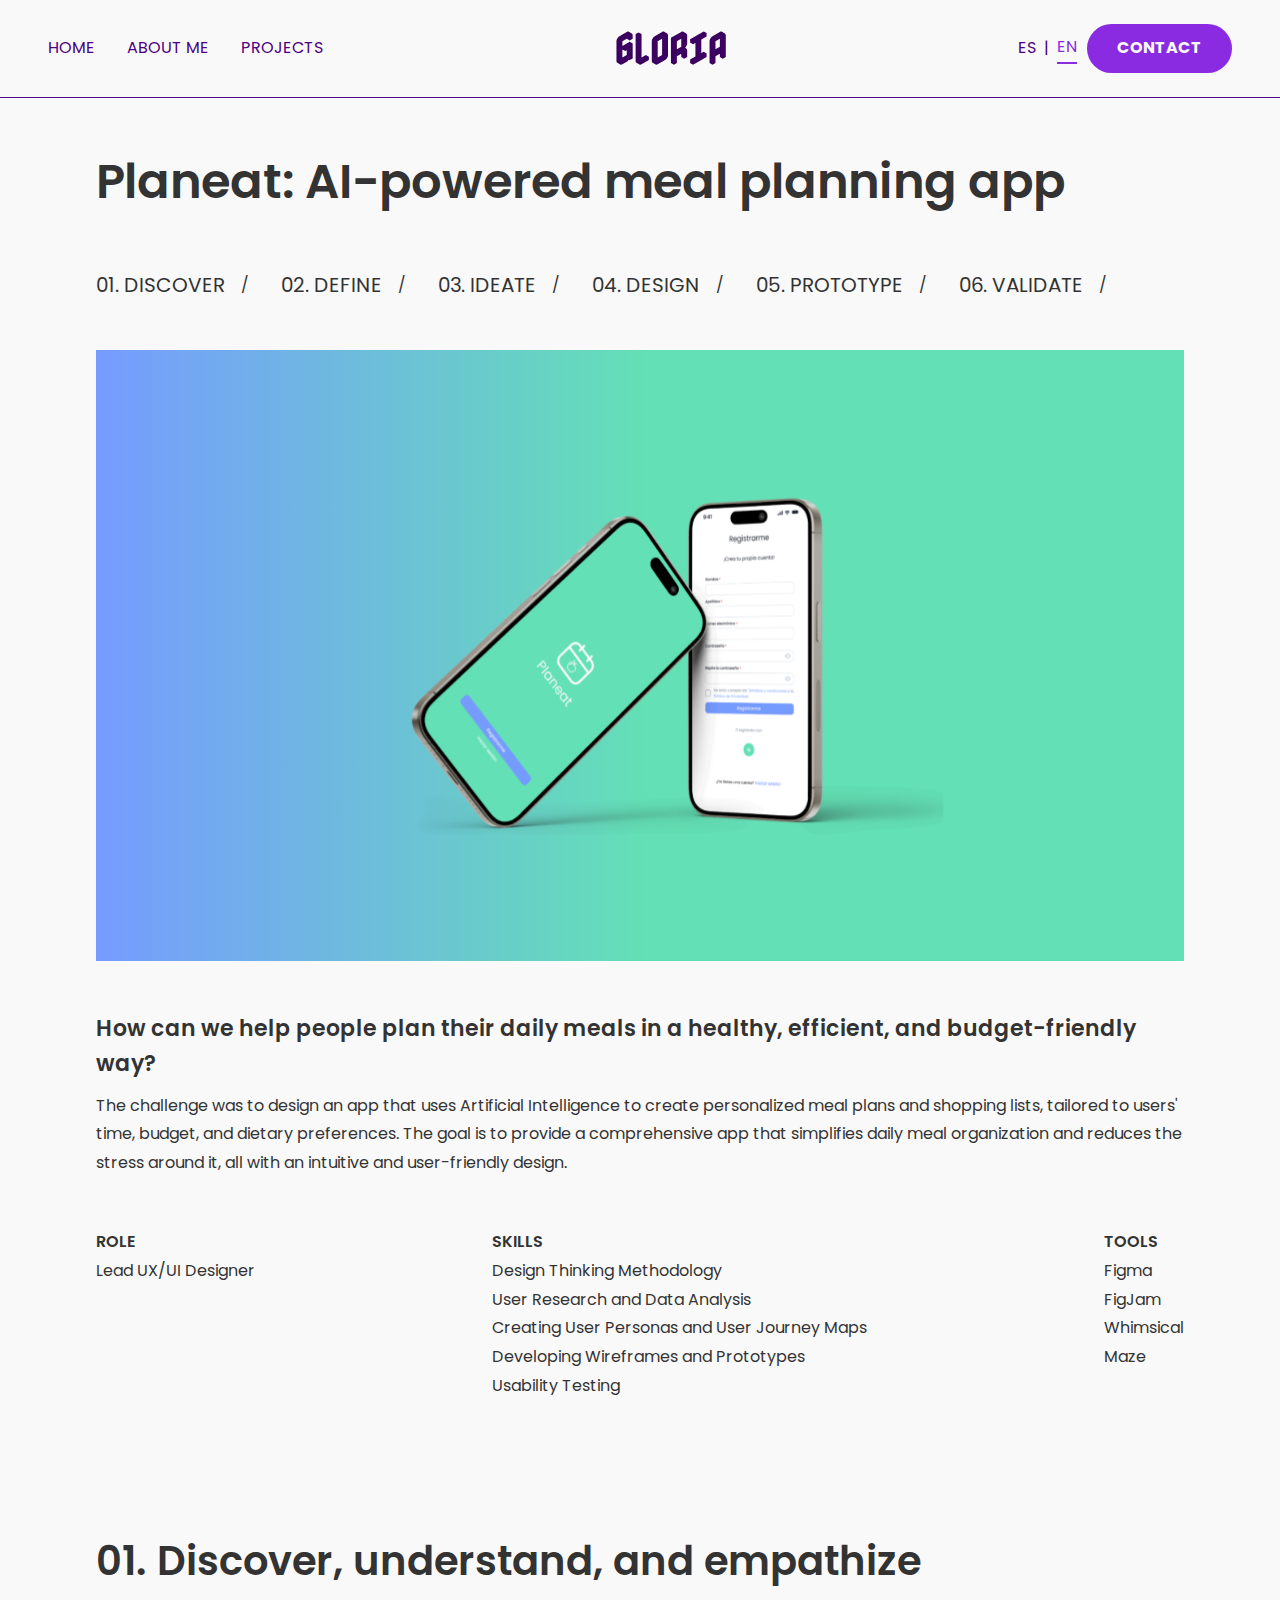
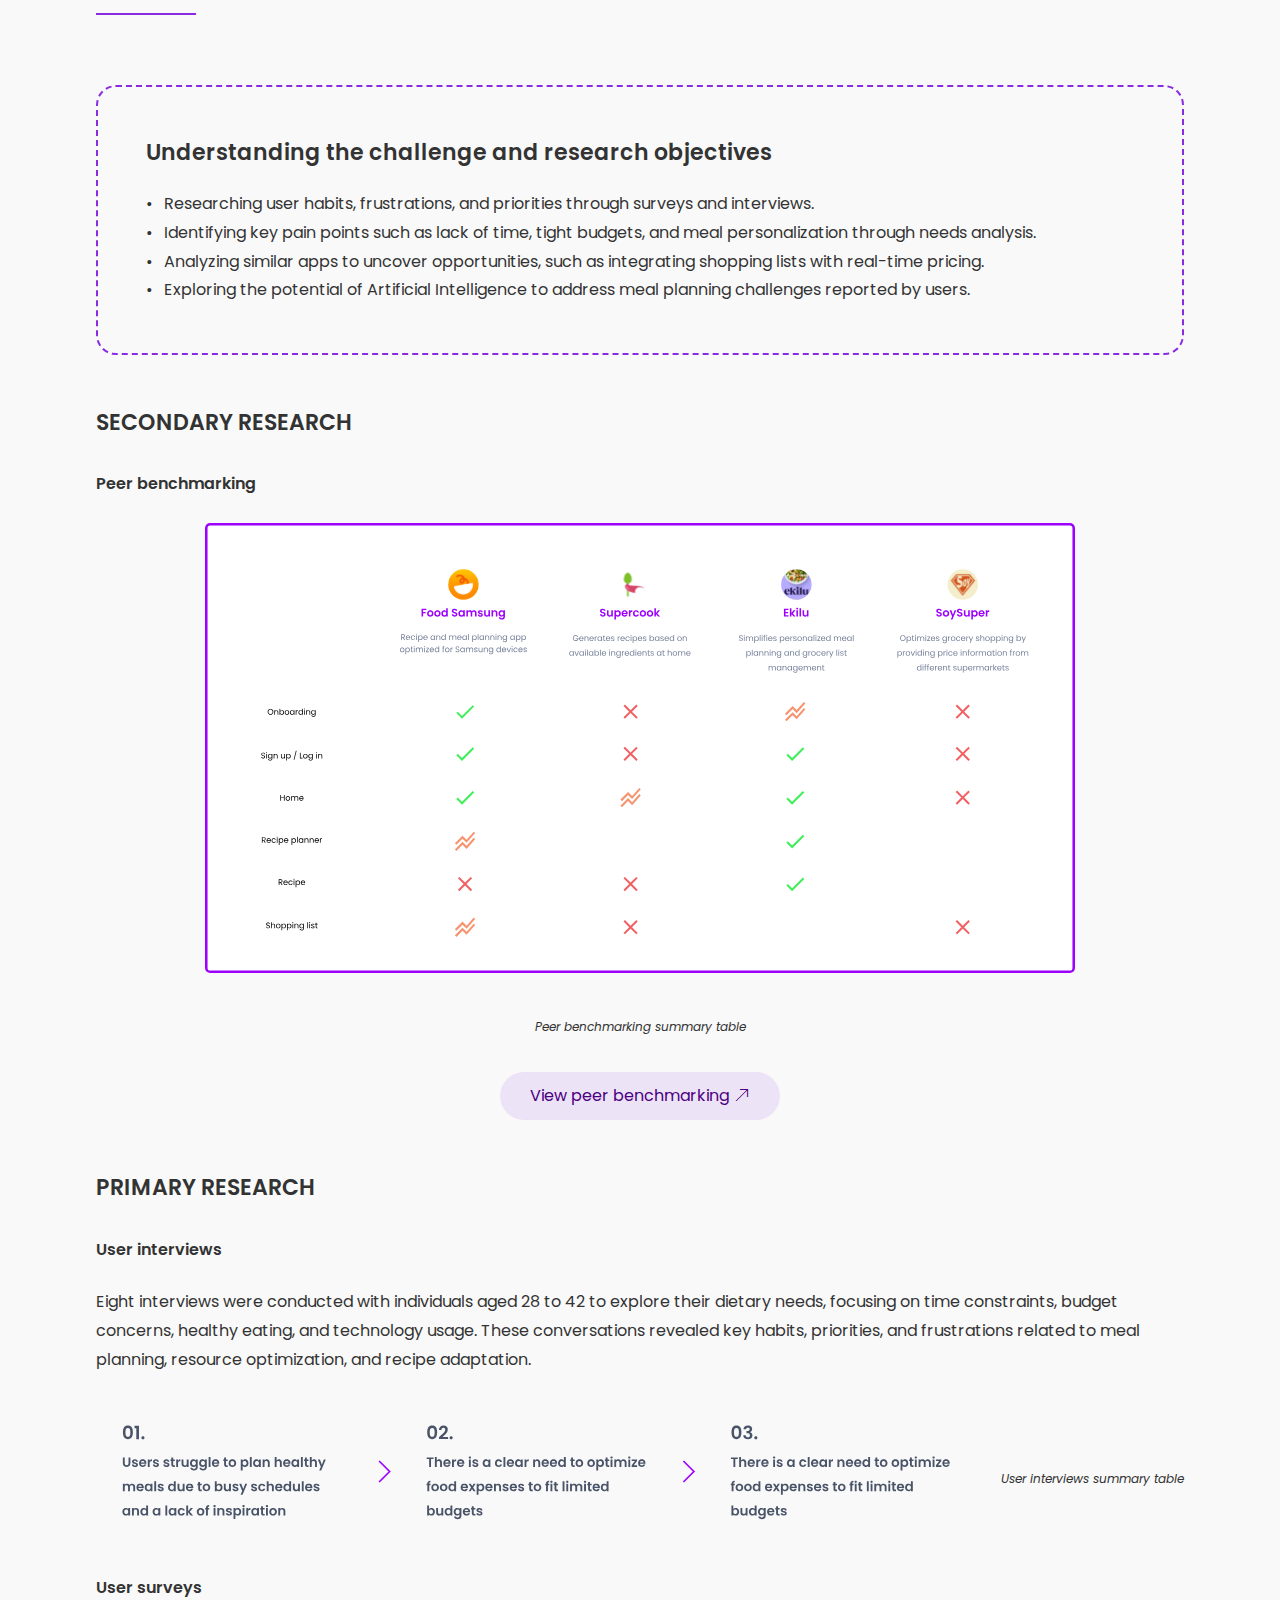
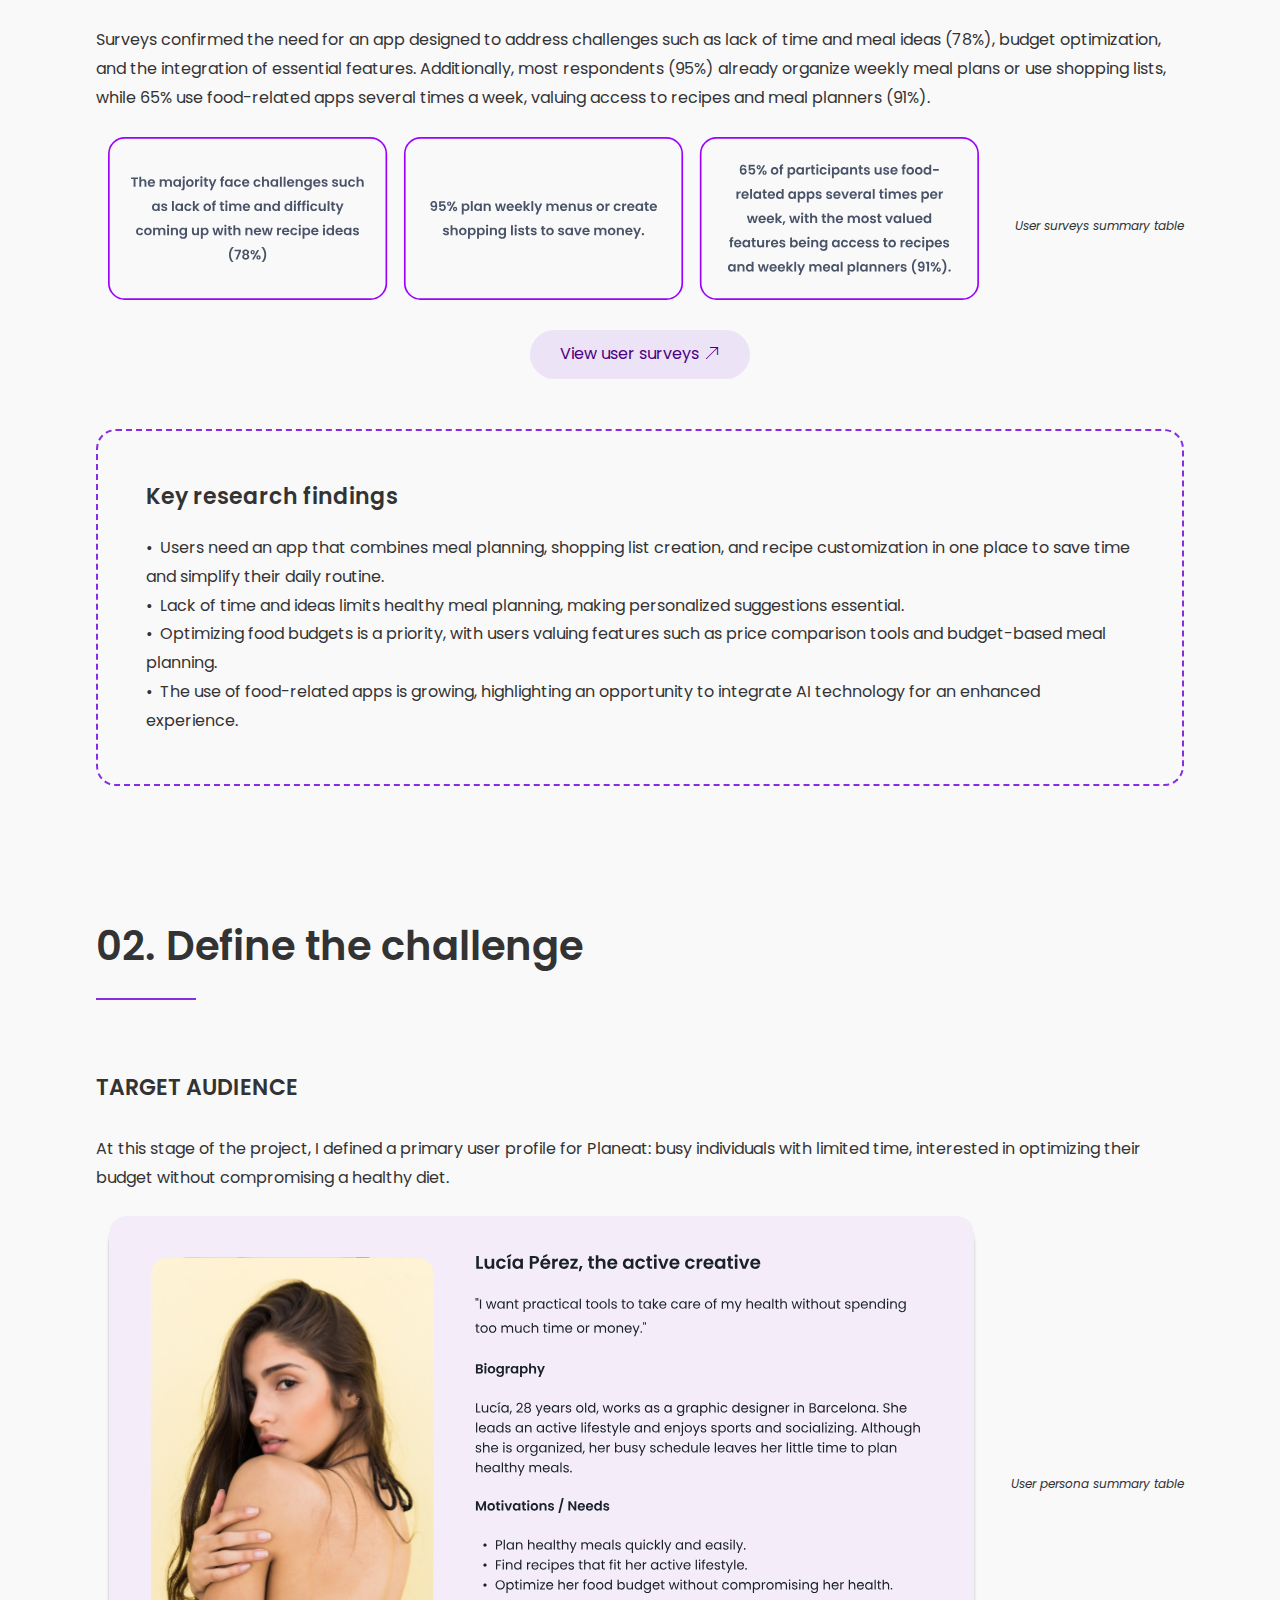
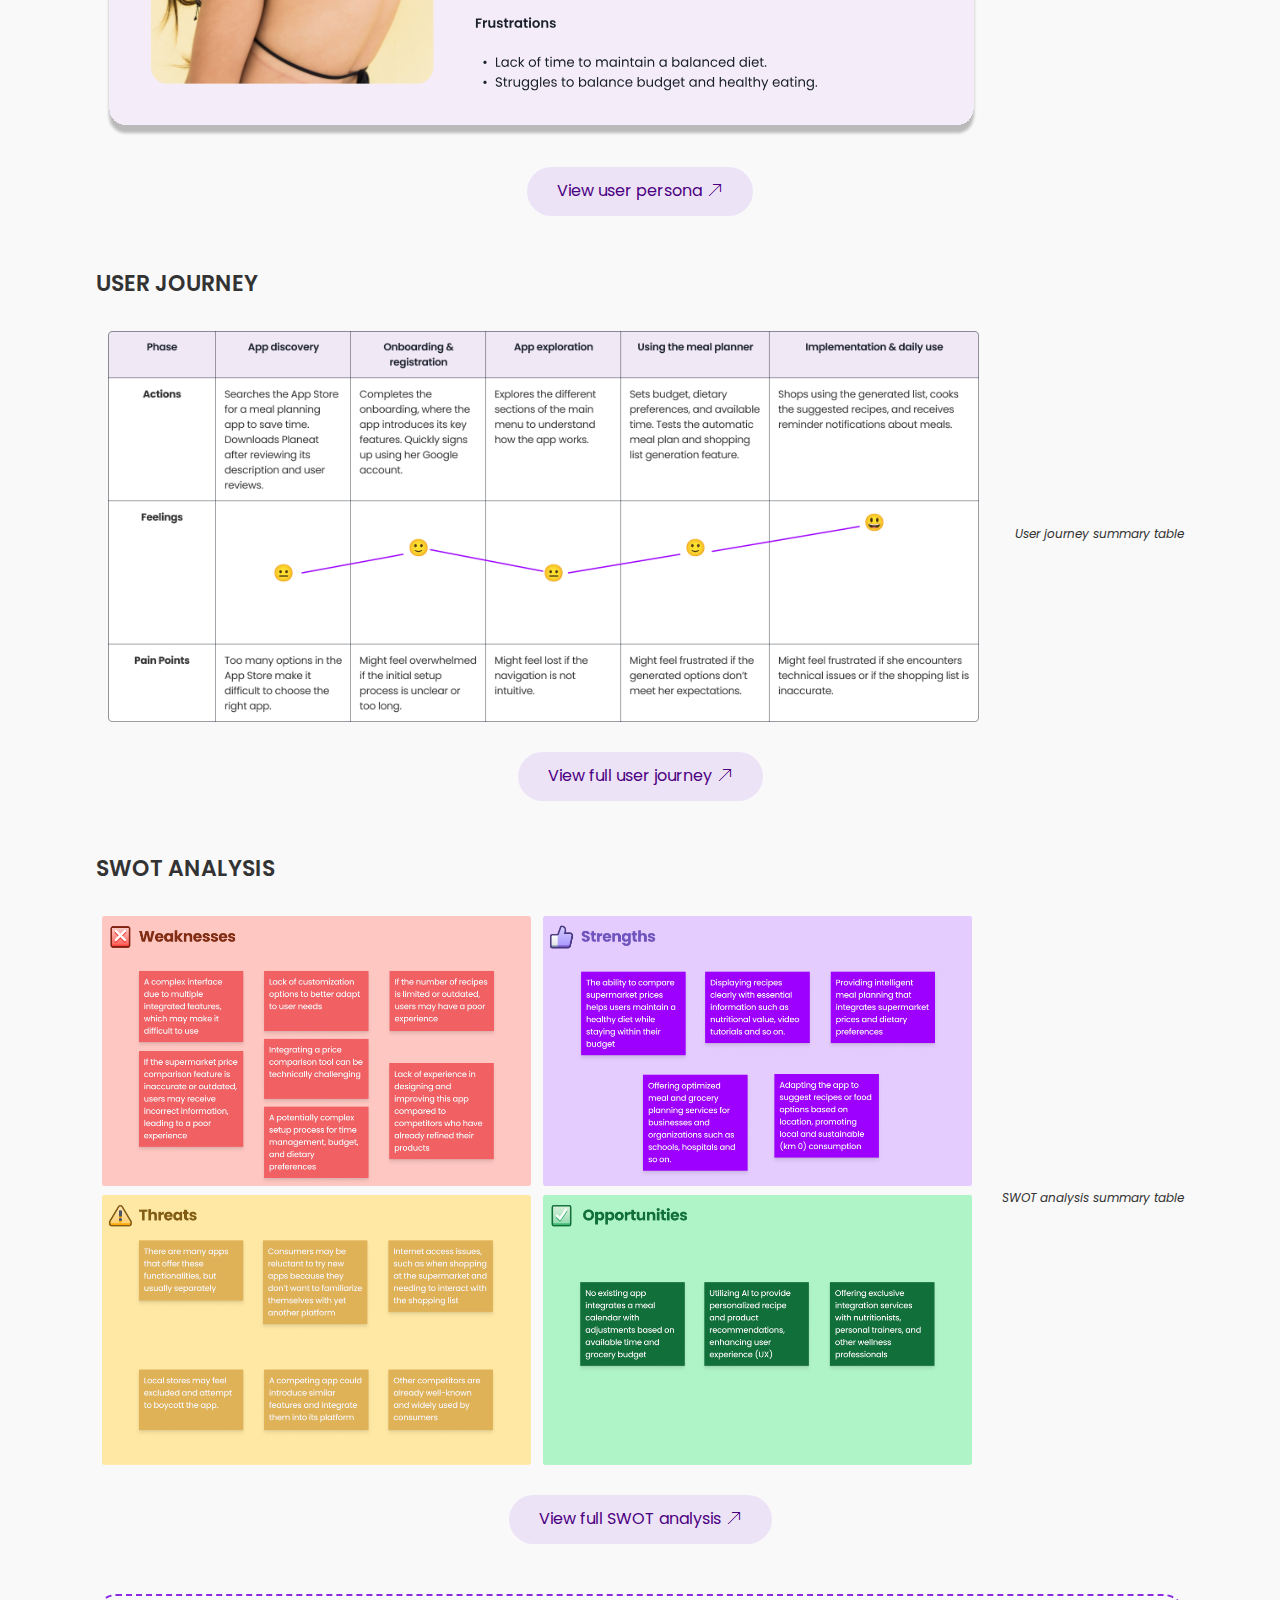
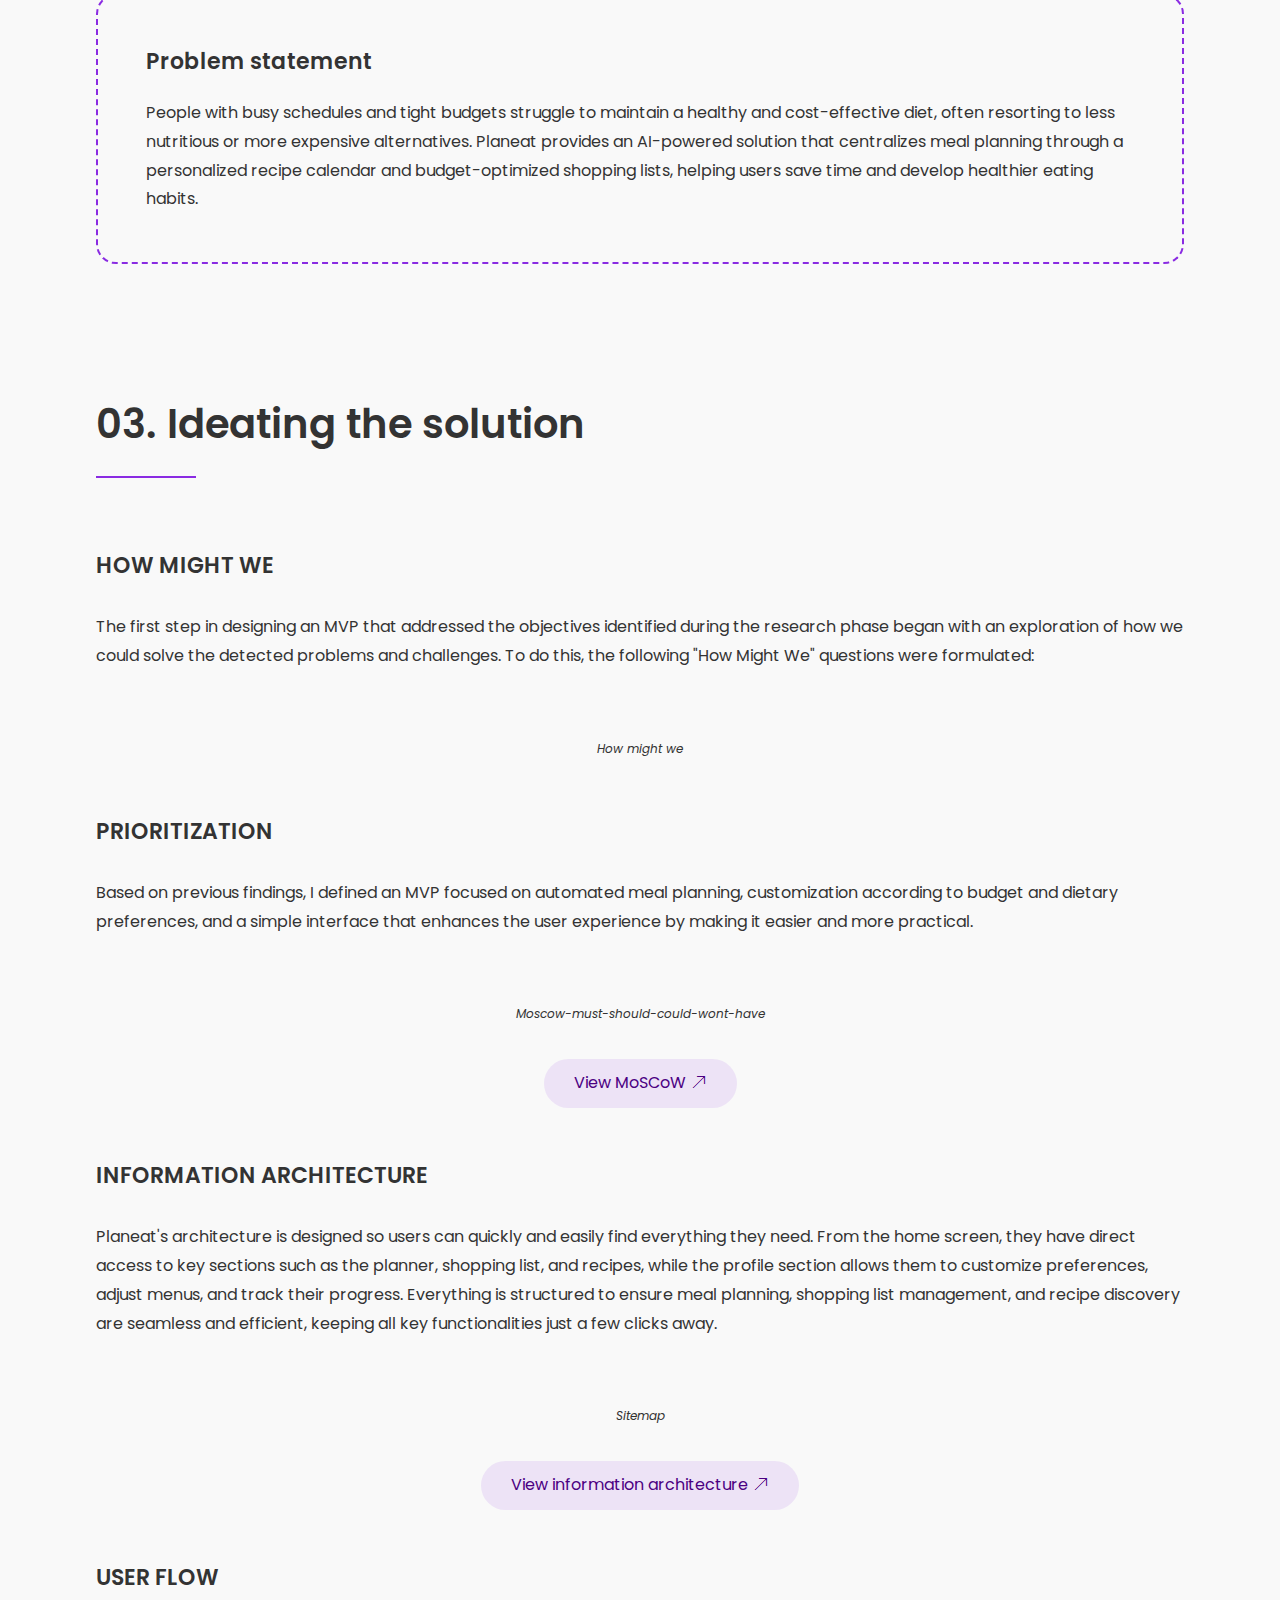
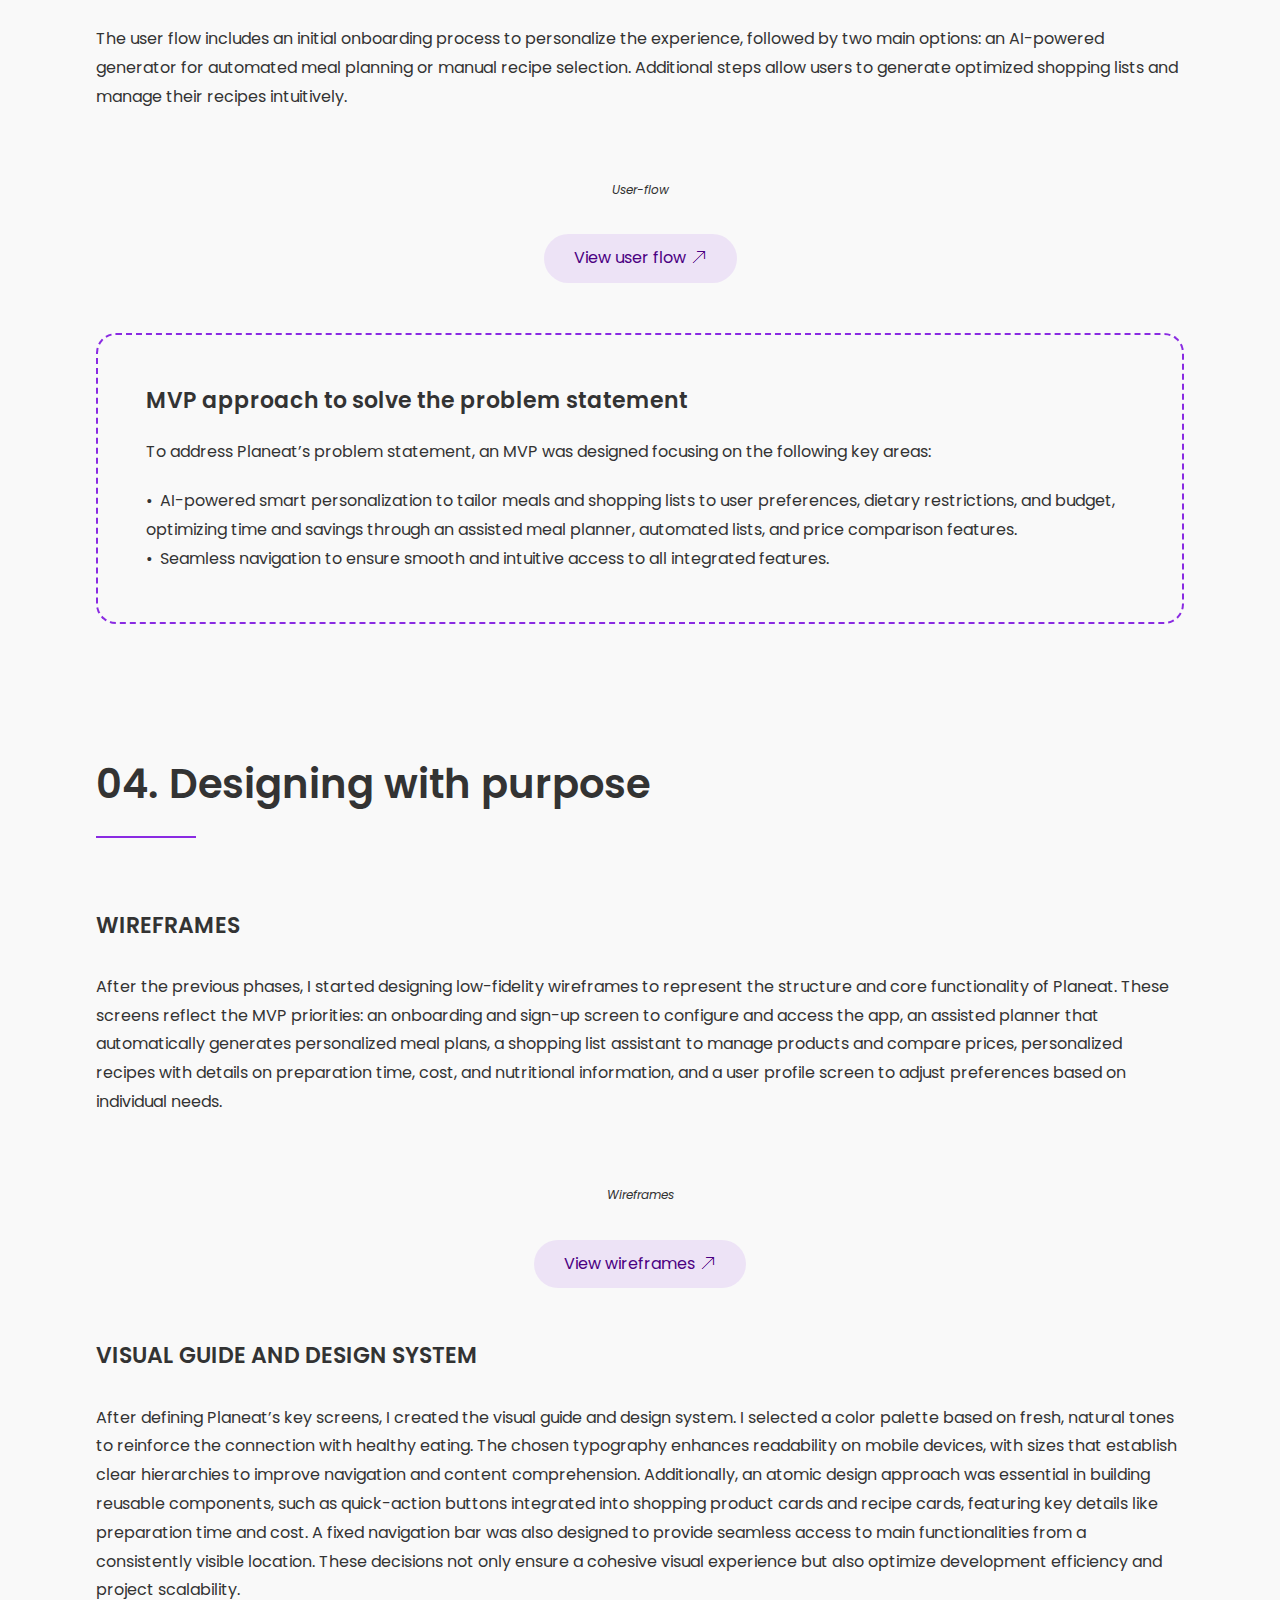
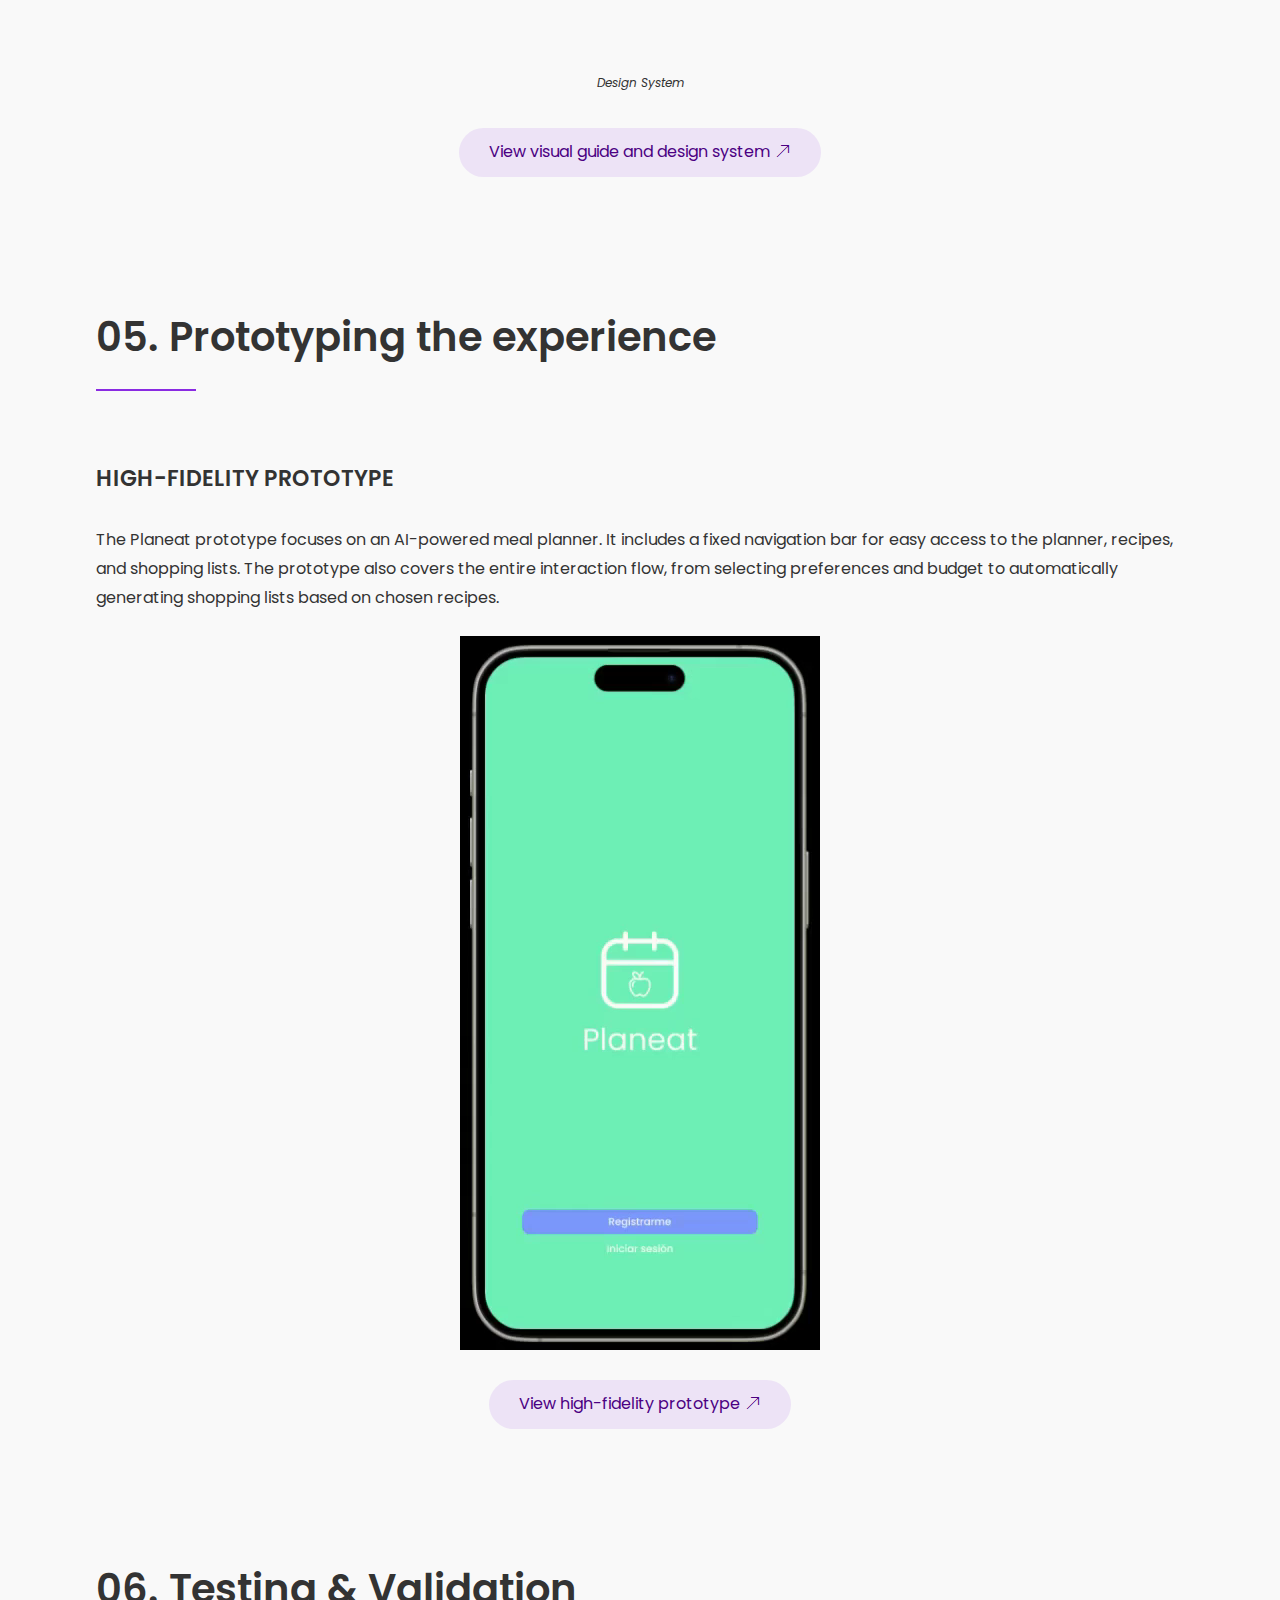
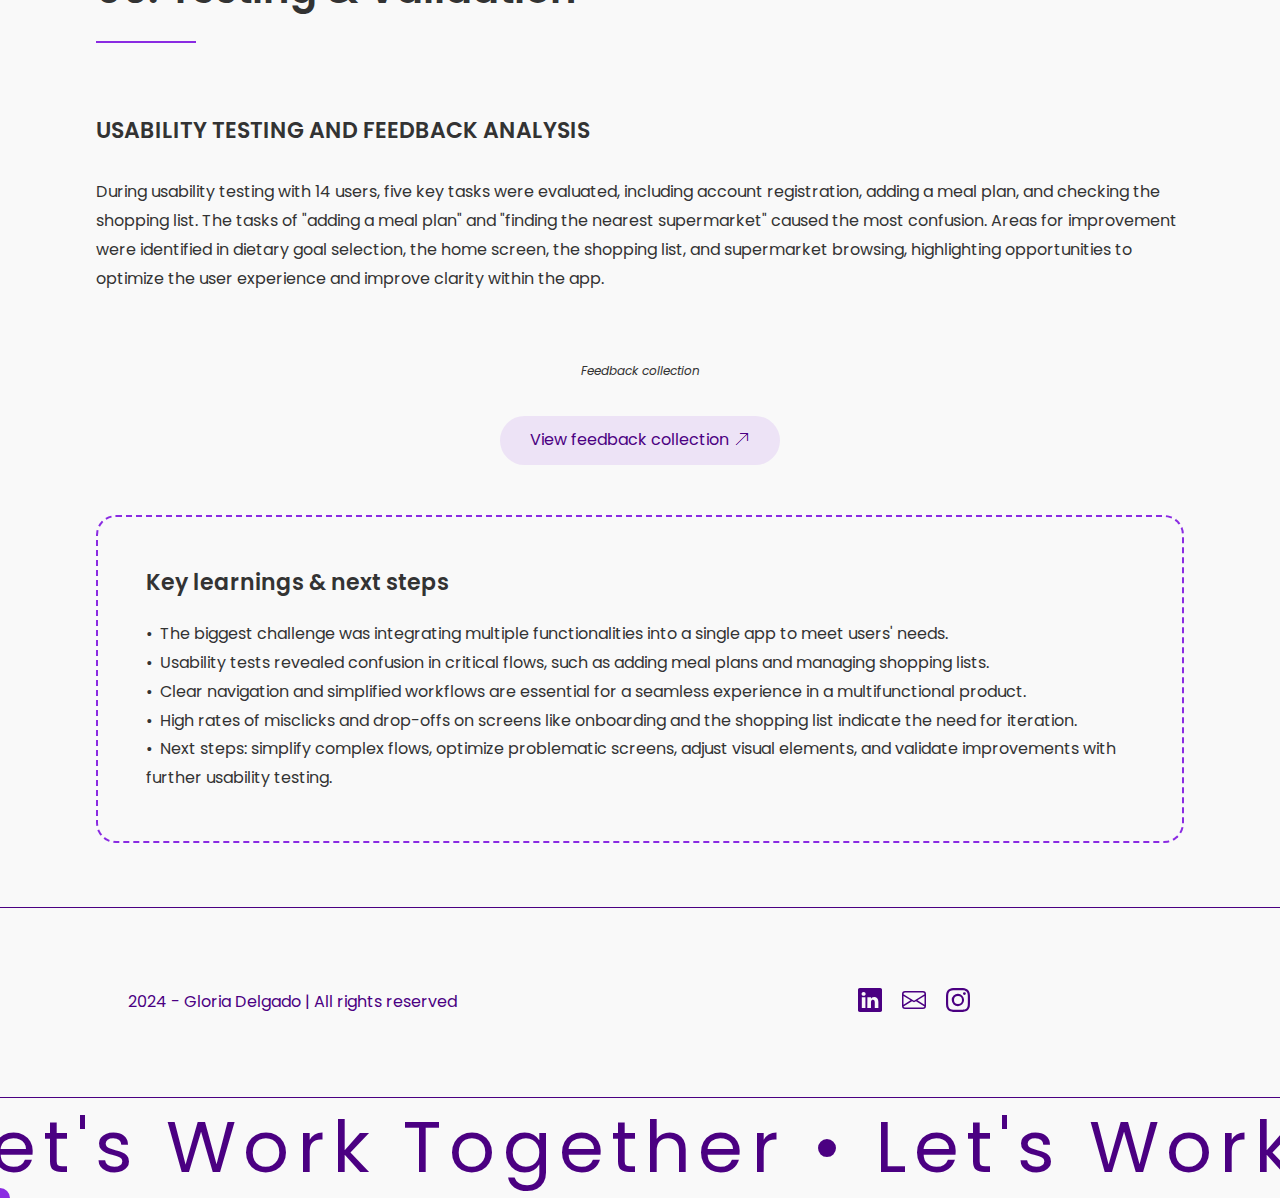
<file: project-planeat-en.html>
<!DOCTYPE html>
<html lang="en">
<head>
    <meta charset="UTF-8">
    <meta name="viewport" content="width=device-width, initial-scale=1.0">
    <title>Gloria Delgado Portfolio | UX/UI Designer</title>

    <meta name="description" content="I'm Gloria Delgado, a UX/UI and web designer, and this is my portfolio.">
    <meta name="author" content="Gloria Delgado">

    <meta property="og:type" content="website">
    <!-- <meta property="og:url" content="#"> -->
    <meta property="og:title" content="Gloria Delgado Portfolio | UX/UI Designer">
    <meta property="og:description" content="I'm Gloria Delgado, a UX/UI and web designer, and this is my portfolio.">
    <!-- <meta property="og:image" content="#"> -->
    <meta property="og:site_name" content="Gloria Delgado Portfolio">

    <link rel="icon" type="image/png" sizes="16x16" href="assets/index/favicon-16x16.png">
    <link rel="icon" type="image/png" sizes="32x32" href="assets/index/favicon-32x32.png">
    <link rel="icon" type="image/png" sizes="96x96" href="assets/index/favicon-96x96.png">

    <link rel="stylesheet" href="css/reset.css">
    <link rel="stylesheet" href="css/global.css">
    <link rel="stylesheet" href="css/project.css">
    <script src="js/global.js" defer></script>
    <script src="js/project.js" defer></script>
    
    <link rel="preconnect" href="https://fonts.googleapis.com">
    <link rel="preconnect" href="https://fonts.gstatic.com" crossorigin>
    <link href="https://fonts.googleapis.com/css2?family=Poppins:ital,wght@0,100;0,200;0,300;0,400;0,500;0,600;0,700;0,800;0,900;1,100;1,200;1,300;1,400;1,500;1,600;1,700;1,800;1,900&family=Raleway:ital,wght@0,100..900;1,100..900&display=swap" rel="stylesheet">
</head>
<body>

    <!-- HEADER -->

    <header class="Header">

        <!-- Menu -->

        <nav class="Header-nav">
            <ul class="Header-menu">
                <li class="Header-menuItem">
                    <a href="index-en.html" title="Home" class="Header-menuLink">Home</a>
                </li>
                <li class="Header-menuItem">
                    <a href="about-me-en.html" title="About Me" class="Header-menuLink">About Me</a>
                </li>
                <li class="Header-menuItem">
                    <a href="index-en.html#work" title="Projects" class="Header-menuLink">Projects</a>
                </li>
            </ul>
        </nav>
        
        <!-- Logo -->

        <a href="index-en.html" title="Logo" class="Header-logo">
            <picture class="Header-picture">
                <img src="assets/index/logo-gloria-portfolio.svg" alt="Gloria Delgado logo" class="Header-logoImg">
            </picture>            
        </a>
        

        <div class="Header-options">

            <!-- Language Selector -->

            <div class="Header-optionsLanguage">
                <a href="project-planeat.html" title="Spanish" class="Header-menuLink">ES</a> |
                <a href="project-planeat-en.html" title="English" class="Header-menuLink">EN</a>
            </div>

            <!-- CTA Button -->

            <a href="mailto:gloriadelgadolopez@gmail.com?Subject=Let's%20connect!%20I'd%20love%20to%20discuss%20UX/UI%20opportunities." title="Contact" class="Header-optionsButton">Contact</a>

        </div>

        <button class="Header-hamburger" title="Open menu">
            <svg xmlns="http://www.w3.org/2000/svg" width="24" height="24" fill="none" stroke="currentColor" stroke-width="2" stroke-linecap="round" stroke-linejoin="round" class="Hamburger-icon">
                <line x1="3" y1="6" x2="21" y2="6"></line>
                <line x1="3" y1="12" x2="21" y2="12"></line>
                <line x1="3" y1="18" x2="21" y2="18"></line>
            </svg>
        </button>

    </header>

    <!-- MAIN CONTENT -->

    <main class="Main">
    
        <!-- HERO SECTION -->
        <section class="Hero">

            <!-- Title -->

            <header class="Hero-header">
                <h1 class="Hero-title">Planeat: AI-powered meal planning app</h1>
            </header>

            <!-- Project nav menu -->
            <div class="Hero-nav">
                <ul class="Hero-navMenu">
                    <li class="Hero-menuItem">
                        <a href="project-planeat-en.html#discover" title="Discover" class="Hero-menuLink">01. Discover</a>
                    </li>
                    <li class="Hero-menuItem">
                        <a href="project-planeat-en.html#define" title="Define" class="Hero-menuLink">02. Define</a>
                    </li>
                    <li class="Hero-menuItem">
                        <a href="project-planeat-en.html#ideation" title="Ideate" class="Hero-menuLink">03. Ideate</a>
                    </li>
                    <li class="Hero-menuItem">
                        <a href="project-planeat-en.html#design" title="Design" class="Hero-menuLink">04. Design</a>
                    </li>
                    <li class="Hero-menuItem">
                        <a href="project-planeat-en.html#prototyping" title="Prototype" class="Hero-menuLink">05. Prototype</a>
                    </li>
                    <li class="Hero-menuItem">
                        <a href="project-planeat-en.html#testing" title="Validate" class="Hero-menuLink">06. Validate</a>
                    </li>
                </ul>
            </div>

            <!-- Image -->

            <div class="Hero-image">
                <picture class="Hero-picture">
                    <img src="assets/project-planeat/es/portada-portfolio-proyecto-planeat.svg" alt="Preview of the Planeat app" loading="lazy" class="Hero-imageImg">
                </picture>
            </div>

            <!-- Description -->

            <article class="Hero-description">
                <h3 class="Hero-descriptionPrimary">How can we help people plan their daily meals in a healthy, efficient, and budget-friendly way?</h3>
                <p class="Hero-descriptionSecondary">The challenge was to design an app that uses Artificial Intelligence to create personalized meal plans and shopping lists, tailored to users' time, budget, and dietary preferences. The goal is to provide a comprehensive app that simplifies daily meal organization and reduces the stress around it, all with an intuitive and user-friendly design.</p>
            </article>

            <!-- Details -->

            <div class="Hero-details">
                <!-- Role -->
                <div class="Hero-detailsSection">
                    <p class="Hero-detailsTitle"><strong>Role</strong></p>
                    <ul class="Hero-detailsList">
                        <li class="Hero-detailsItem">Lead UX/UI Designer</li>
                    </ul>
                </div>

                <!-- Skills -->
                <div class="Hero-detailsSection">
                    <p class="Hero-detailsTitle"><strong>Skills</strong></p>
                    <ul class="Hero-detailsList">
                        <li class="Hero-detailsItem">Design Thinking Methodology</li>
                        <li class="Hero-detailsItem">User Research and Data Analysis</li>
                        <li class="Hero-detailsItem">Creating User Personas and User Journey Maps</li>
                        <li class="Hero-detailsItem">Developing Wireframes and Prototypes</li>
                        <li class="Hero-detailsItem">Usability Testing</li>
                    </ul>
                </div>

                <!-- Tools -->
                <div class="Hero-detailsSection">
                    <p class="Hero-detailsTitle"><strong>Tools</strong></p>
                    <ul class="Hero-detailsList">
                        <li class="Hero-detailsItem">Figma</li>
                        <li class="Hero-detailsItem">FigJam</li>
                        <li class="Hero-detailsItem">Whimsical</li>
                        <li class="Hero-detailsItem">Maze</li>
                    </ul>
                </div>
            </div>
        </section>

        <!-- SECTION 01.DISCOVER -->
         
        <section id='discover' class="Section Section--discover">

            <!-- Title -->
            <div class="Section-h2">
                <h2 class="Section-title">01. Discover, understand, and empathize</h2>
                <hr class="hr">
            </div>

            <!-- Highlighted: Challenge -->
            <article class="Section-highlighted">
                <h3 class="Section-highlightedH3">Understanding the challenge and research objectives</h3>
                <ul class="Section-highlightedList">
                    <li class="Section-highlightedItem">
                        Researching user habits, frustrations, and priorities through surveys and interviews.
                    </li>
                    <li class="Section-highlightedItem">
                        Identifying key pain points such as lack of time, tight budgets, and meal personalization through needs analysis.
                    </li>
                    <li class="Section-highlightedItem">
                        Analyzing similar apps to uncover opportunities, such as integrating shopping lists with real-time pricing.
                    </li>
                    <li class="Section-highlightedItem">
                        Exploring the potential of Artificial Intelligence to address meal planning challenges reported by users.
                    </li>
                </ul>
            </article>

            <!-- Secondary Research -->
            <article class="Section-step">
                <h3 class="Section-stepH3">Secondary Research</h3>
                <div class="Section-stepMethodology">
                    <p class="Methodology-title">Peer benchmarking</p>
                    <div class="Methodology-image">
                        <picture class="Methodology-picture">
                            <img src="assets/project-planeat/en/portfolio-proyecto-planeat-peerbenchmarking.svg" alt="Peer benchmarking summary table" loading="lazy" class="Methodology-imageImg"> 
                        </picture>
                        <a href="https://www.figma.com/design/BD25bQEqLrl94YtNn8gFVy/Project-Planeat?node-id=1326-1845&t=oltih7xusW5PzEMm-1" title="Peer benchmarking" target="_blank" rel="noopener noreferrer" class="Methodology-button Secondary-button">View peer benchmarking</a>
                    </div>
                </div>
            </article>

            <!-- Primary Research -->
            <article class="Section-step">
                <h3 class="Section-stepH3">Primary Research</h3>
                <div class="Section-stepMethodology">
                    <p class="Methodology-title">User interviews</p>
                    <p class="Methodology-description">
                        Eight interviews were conducted with individuals aged 28 to 42 to explore their dietary needs, focusing on time constraints, budget concerns, healthy eating, and technology usage. These conversations revealed key habits, priorities, and frustrations related to meal planning, resource optimization, and recipe adaptation.
                    </p>
                    <div class="Methodology-image">
                        <picture class="Methodology-picture">
                            <img src="assets/project-planeat/en/portfolio-proyecto-planeat-user-interviews.svg" alt="User interviews summary table" loading="lazy" class="Methodology-imageImg"> 
                        </picture>
                        <!-- <a href="#" title="User interviews" target="_blank" rel="noopener noreferrer" class="Methodology-button Secondary-button">View User Interviews</a> -->
                    </div>
                </div>
                <div class="Section-stepMethodology">
                    <p class="Methodology-title">User surveys</p>
                    <p class="Methodology-description">
                        Surveys confirmed the need for an app designed to address challenges such as lack of time and meal ideas (78%), budget optimization, and the integration of essential features. Additionally, most respondents (95%) already organize weekly meal plans or use shopping lists, while 65% use food-related apps several times a week, valuing access to recipes and meal planners (91%).
                    </p>
                    <div class="Methodology-image">
                        <picture class="Methodology-picture">
                            <img src="assets/project-planeat/en/portfolio-proyecto-planeat-user-surveys.svg" alt="User surveys summary table" loading="lazy" class="Methodology-imageImg"> 
                        </picture>
                        <a href="https://www.figma.com/design/BD25bQEqLrl94YtNn8gFVy/Project-Planeat?node-id=1327-2089&t=oltih7xusW5PzEMm-1" title="User surveys" target="_blank" rel="noopener noreferrer" class="Methodology-button Secondary-button">View user surveys</a>
                    </div>
                </div>
            </article>

            <!-- Highlighted: Key Findings -->
            <article class="Section-highlighted">
                <h3 class="Section-highlightedH3">Key research findings</h3>
                <ul class="Section-highlightedList">
                    <li class="Section-highlightedItem">Users need an app that combines meal planning, shopping list creation, and recipe customization in one place to save time and simplify their daily routine.</li>
                    <li class="Section-highlightedItem">Lack of time and ideas limits healthy meal planning, making personalized suggestions essential.</li>
                    <li class="Section-highlightedItem">Optimizing food budgets is a priority, with users valuing features such as price comparison tools and budget-based meal planning.</li>
                    <li class="Section-highlightedItem">The use of food-related apps is growing, highlighting an opportunity to integrate AI technology for an enhanced experience.</li>
                </ul>
            </article>
        </section>

        <!-- SECTION 02.DEFINE -->

        <section id='define' class="Section Section--define">

            <!-- Title -->
            <div class="Section-h2">
                <h2 class="Section-title">02. Define the challenge</h2>
                <hr class="hr">
            </div>

            <!-- Target Audience -->
            <article class="Section-step">
                <h3 class="Section-stepH3">Target Audience</h3>
                <div class="Section-stepMethodology">
                    <p class="Methodology-description">
                        At this stage of the project, I defined a primary user profile for Planeat: busy individuals with limited time, interested in optimizing their budget without compromising a healthy diet.
                    </p>
                    <div class="Methodology-image">
                        <picture class="Methodology-picture"> 
                            <img src="assets/project-planeat/en/portfolio-proyecto-planeat-user-persona.svg" alt="User persona summary table" loading="lazy" class="Methodology-imageImg"> 
                        </picture>
                        <a href="https://www.figma.com/design/BD25bQEqLrl94YtNn8gFVy/Project-Planeat?node-id=1327-2204&t=oltih7xusW5PzEMm-1" title="User persona" target="_blank" rel="noopener noreferrer" class="Methodology-button Secondary-button">View user persona</a>
                    </div>
                </div>
            </article>

            <!-- User Journey -->
            <article class="Section-step">
                <h3 class="Section-stepH3">User Journey</h3>
                <div class="Section-stepMethodology">
                    <div class="Methodology-image">
                        <picture class="Methodology-picture">
                            <img src="assets/project-planeat/en/portfolio-proyecto-planeat-user-journey.png" alt="User journey summary table" loading="lazy" class="Methodology-imageImg"> 
                        </picture>
                        <a href="https://www.figma.com/design/BD25bQEqLrl94YtNn8gFVy/Project-Planeat?node-id=3002-33&t=g6tjMErfCfwa4aiQ-1" title="User journey" target="_blank" rel="noopener noreferrer" class="Methodology-button Secondary-button">View full user journey</a>
                    </div>
                </div>
            </article>

            <!-- SWOT Analysis -->
            <article class="Section-step">
                <h3 class="Section-stepH3">SWOT Analysis</h3>
                <div class="Section-stepMethodology">
                    <div class="Methodology-image">
                        <picture class="Methodology-picture">
                            <img src="assets/project-planeat/en/portfolio-proyecto-planeat-dafo.png" alt="SWOT analysis summary table" loading="lazy" class="Methodology-imageImg"> 
                        </picture>
                        <a href="https://www.figma.com/design/BD25bQEqLrl94YtNn8gFVy/Project-Planeat?node-id=3003-120&t=g6tjMErfCfwa4aiQ-1" title="SWOT Analysis" target="_blank" rel="noopener noreferrer" class="Methodology-button Secondary-button">View full SWOT analysis</a>
                    </div>
                </div>
            </article>

            <!-- Highlighted: Problem Statement -->
            <article class="Section-highlighted">
                <h3 class="Section-highlightedH3">Problem statement</h3>
                <div class="Section-highlightedList">
                    <p class="Section-highlightedText">People with busy schedules and tight budgets struggle to maintain a healthy and cost-effective diet, often resorting to less nutritious or more expensive alternatives. Planeat provides an AI-powered solution that centralizes meal planning through a personalized recipe calendar and budget-optimized shopping lists, helping users save time and develop healthier eating habits.</p>
                </div>
            </article>
        </section>

        <!-- SECTION 03.IDEATION -->

        <section id='ideation' class="Section Section--ideation">

            <!-- Title -->
            <div class="Section-h2">
                <h2 class="Section-title">03. Ideating the solution</h2>
                <hr class="hr">
            </div>

            <!-- How Might We -->
            <article class="Section-step">
                <h3 class="Section-stepH3">How Might We</h3>
                <div class="Section-stepMethodology">
                    <p class="Methodology-description">
                        The first step in designing an MVP that addressed the objectives identified during the research phase began with an exploration of how we could solve the detected problems and challenges. To do this, the following "How Might We" questions were formulated:
                    </p>
                    <div class="Methodology-image">
                        <picture class="Methodology-picture">
                            <img src="assets/project-planeat/en/portfolio-proyecto-planeat-how-might-we.svg" alt="How might we" loading="lazy" class="Methodology-imageImg"> 
                        </picture>
                        <!-- <a href="#" title="How might we" target="_blank" rel="noopener noreferrer" class="Methodology-button Secondary-button">View How Might We</a> -->
                    </div>
                </div>
            </article>

            <!-- Prioritization -->
            <article class="Section-step">
                <h3 class="Section-stepH3">Prioritization</h3>
                <div class="Section-stepMethodology">
                    <p class="Methodology-description">
                        Based on previous findings, I defined an MVP focused on automated meal planning, customization according to budget and dietary preferences, and a simple interface that enhances the user experience by making it easier and more practical.
                    </p>
                    <div class="Methodology-image">
                        <picture class="Methodology-picture">
                            <img src="assets/project-planeat/en/portfolio-proyecto-planeat-matriz-usabilidad-viabilidad-moscow.svg" alt="Moscow-must-should-could-wont-have" loading="lazy" class="Methodology-imageImg"> 
                        </picture>
                        <a href="https://www.figma.com/design/BD25bQEqLrl94YtNn8gFVy/Project-Planeat?node-id=3003-299&t=g6tjMErfCfwa4aiQ-1" title="Moscow" target="_blank" rel="noopener noreferrer" class="Methodology-button Secondary-button">View MoSCoW</a>
                    </div>
                </div>
            </article>

            <!-- Information Architecture -->
            <article class="Section-step">
                <h3 class="Section-stepH3">Information Architecture</h3>
                <div class="Section-stepMethodology">
                    <p class="Methodology-description">
                        Planeat's architecture is designed so users can quickly and easily find everything they need. From the home screen, they have direct access to key sections such as the planner, shopping list, and recipes, while the profile section allows them to customize preferences, adjust menus, and track their progress. Everything is structured to ensure meal planning, shopping list management, and recipe discovery are seamless and efficient, keeping all key functionalities just a few clicks away.
                    </p>
                    <div class="Methodology-image">
                        <picture class="Methodology-picture">
                            <img src="assets/project-planeat/en/portfolio-proyecto-planeat-sitemap.svg" alt="Sitemap" loading="lazy" class="Methodology-imageImg"> 
                        </picture>
                        <a href="https://www.figma.com/design/BD25bQEqLrl94YtNn8gFVy/Project-Planeat?node-id=3003-465&t=LSvjJqH1rnlOzbuS-1" title="Information architecture" target="_blank" rel="noopener noreferrer" class="Methodology-button Secondary-button">View information architecture</a>
                    </div>
                </div>
            </article>

            <!-- User Flows -->
            <article class="Section-step">
                <h3 class="Section-stepH3">User Flow</h3>
                <div class="Section-stepMethodology">
                    <p class="Methodology-description">
                        The user flow includes an initial onboarding process to personalize the experience, followed by two main options: an AI-powered generator for automated meal planning or manual recipe selection. Additional steps allow users to generate optimized shopping lists and manage their recipes intuitively.
                    </p>
                    <div class="Methodology-image">
                        <picture class="Methodology-picture"> 
                            <img src="assets/project-planeat/en/portfolio-proyecto-planeat-user-flow.png" alt="User-flow" loading="lazy" class="Methodology-imageImg"> 
                        </picture>
                        <a href="https://www.figma.com/design/BD25bQEqLrl94YtNn8gFVy/Project-Planeat?node-id=3003-573&t=g6tjMErfCfwa4aiQ-1" title="User flow" target="_blank" rel="noopener noreferrer" class="Methodology-button Secondary-button">View user flow</a>
                    </div>
                </div>
            </article>

            <!-- Highlighted: MVP Approach -->
            <article class="Section-highlighted">
                <h3 class="Section-highlightedH3">MVP approach to solve the problem statement</h3>
                <p class="Section-highlightedText">To address Planeat’s problem statement, an MVP was designed focusing on the following key areas:</p>
                <ul class="Section-highlightedList">
                    <li class="Section-highlightedItem">AI-powered smart personalization to tailor meals and shopping lists to user preferences, dietary restrictions, and budget, optimizing time and savings through an assisted meal planner, automated lists, and price comparison features.</li>
                    <li class="Section-highlightedItem">Seamless navigation to ensure smooth and intuitive access to all integrated features.</li>
                </ul>
            </article>
        </section>

        <!-- SECTION 04.DESIGN -->

        <section id='design' class="Section Section--design">

            <!-- Title -->
            <div class="Section-h2">
                <h2 class="Section-title">04. Designing with purpose</h2>
                <hr class="hr">
            </div>

            <!-- Wireframes -->
            <article class="Section-step">
                <h3 class="Section-stepH3">Wireframes</h3>
                <div class="Section-stepMethodology">
                    <p class="Methodology-description">
                        After the previous phases, I started designing low-fidelity wireframes to represent the structure and core functionality of Planeat. These screens reflect the MVP priorities: an onboarding and sign-up screen to configure and access the app, an assisted planner that automatically generates personalized meal plans, a shopping list assistant to manage products and compare prices, personalized recipes with details on preparation time, cost, and nutritional information, and a user profile screen to adjust preferences based on individual needs.
                    </p>
                    <div class="Methodology-image">
                        <picture class="Methodology-picture">
                            <img src="assets/project-planeat/es/portfolio-proyecto-planeat-wireframes.svg" alt="Wireframes" loading="lazy" class="Methodology-imageImg"> 
                        </picture>
                        <a href="https://www.figma.com/design/BD25bQEqLrl94YtNn8gFVy/Project-Planeat?node-id=278-298&t=g6tjMErfCfwa4aiQ-1" title="Wireframes" target="_blank" rel="noopener noreferrer" class="Methodology-button Secondary-button">View wireframes</a>
                    </div>
                </div>
            </article>

            <!-- Visual Guide and Design System -->
            <article class="Section-step">
                <h3 class="Section-stepH3">Visual Guide and Design System</h3>
                <div class="Section-stepMethodology">
                    <p class="Methodology-description">
                        After defining Planeat’s key screens, I created the visual guide and design system. I selected a color palette based on fresh, natural tones to reinforce the connection with healthy eating. The chosen typography enhances readability on mobile devices, with sizes that establish clear hierarchies to improve navigation and content comprehension. Additionally, an atomic design approach was essential in building reusable components, such as quick-action buttons integrated into shopping product cards and recipe cards, featuring key details like preparation time and cost. A fixed navigation bar was also designed to provide seamless access to main functionalities from a consistently visible location. These decisions not only ensure a cohesive visual experience but also optimize development efficiency and project scalability.
                    </p>
                    <div class="Methodology-image">
                        <picture class="Methodology-picture">
                            <img src="assets/project-planeat/en/portfolio-proyecto-planeat-design-system.png" alt="Design System" loading="lazy" class="Methodology-imageImg"> 
                        </picture>
                        <a href="https://www.figma.com/design/BD25bQEqLrl94YtNn8gFVy/Project-Planeat?node-id=102-40&t=g6tjMErfCfwa4aiQ-1" title="Design system" target="_blank" rel="noopener noreferrer" class="Methodology-button Secondary-button">View visual guide and design system</a>
                    </div>
                </div>
            </article>

        </section>

        <!-- SECTION 05.PROTOTYPING -->

        <section id='prototyping' class="Section Section--prototyping">

            <!-- Title -->
            <div class="Section-h2">
                <h2 class="Section-title">05. Prototyping the experience</h2>
                <hr class="hr">
            </div>

            <!-- High-Fidelity Prototype -->
            <article class="Section-step">
                <h3 class="Section-stepH3">High-Fidelity Prototype</h3>
                <div class="Section-stepMethodology">
                    <p class="Methodology-description">
                        The Planeat prototype focuses on an AI-powered meal planner. It includes a fixed navigation bar for easy access to the planner, recipes, and shopping lists. The prototype also covers the entire interaction flow, from selecting preferences and budget to automatically generating shopping lists based on chosen recipes.
                    </p>
                    <div class="Methodology-image">
                        <video class="Methodology-video" autoplay muted loop playsinline>
                            <source src="assets/project-planeat/es/portfolio-proyecto-planeat-prototipo.mp4" type="video/mp4">
                        </video>
                        <a href="https://www.figma.com/design/BD25bQEqLrl94YtNn8gFVy/Project-Planeat?node-id=112-9284&t=g6tjMErfCfwa4aiQ-1" title="View High-Fidelity Prototype" target="_blank" rel="noopener noreferrer" class="Methodology-button Secondary-button">View high-fidelity prototype</a>
                    </div>
                </div>
            </article>
        </section>

        <!-- SECTION 06.TESTING -->

        <section id='testing' class="Section Section--testing">

            <!-- Title -->
            <div class="Section-h2">
                <h2 class="Section-title">06. Testing & Validation</h2>
                <hr class="hr">
            </div>

            <!-- Usability Test Plan & Feedback Collection -->
            <article class="Section-step">
                <h3 class="Section-stepH3">Usability Testing and Feedback Analysis</h3>
                <div class="Section-stepMethodology">
                    <p class="Methodology-description">
                        During usability testing with 14 users, five key tasks were evaluated, including account registration, adding a meal plan, and checking the shopping list. The tasks of "adding a meal plan" and "finding the nearest supermarket" caused the most confusion. Areas for improvement were identified in dietary goal selection, the home screen, the shopping list, and supermarket browsing, highlighting opportunities to optimize the user experience and improve clarity within the app.
                    </p>
                    <div class="Methodology-image">
                        <picture class="Methodology-picture">
                            <img src="assets/project-planeat/es/portfolio-proyecto-planeat-testing.svg" alt="Feedback collection" loading="lazy" class="Methodology-imageImg"> 
                        </picture>
                        <a href="https://app.maze.co/report/Planeat/5m0c0tlyofkgs2/intro" title="Feedback" target="_blank" rel="noopener noreferrer" class="Methodology-button Secondary-button">View feedback collection</a>
                    </div>
                </div>
            </article>

            <!-- Highlighted: Learnings & Next Steps -->
            <article class="Section-highlighted">
                <h3 class="Section-highlightedH3">Key learnings & next steps</h3>
                <ul class="Section-highlightedList">
                    <li class="Section-highlightedItem">The biggest challenge was integrating multiple functionalities into a single app to meet users' needs.</li>
                    <li class="Section-highlightedItem">Usability tests revealed confusion in critical flows, such as adding meal plans and managing shopping lists.</li>
                    <li class="Section-highlightedItem">Clear navigation and simplified workflows are essential for a seamless experience in a multifunctional product.</li>
                    <li class="Section-highlightedItem">High rates of misclicks and drop-offs on screens like onboarding and the shopping list indicate the need for iteration.</li>
                    <li class="Section-highlightedItem">Next steps: simplify complex flows, optimize problematic screens, adjust visual elements, and validate improvements with further usability testing.</li>
                </ul>
            </article>
        </section>


        <!-- Botón de volver arriba -->

        <button class="BackToTop" aria-label="Volver arriba" title="Volver al inicio de la página">
            <svg class="Arrow-icon" xmlns="http://www.w3.org/2000/svg" width="24" height="24" viewBox="0 0 24 24" fill="none" stroke="currentColor" stroke-width="1" stroke-linecap="round" stroke-linejoin="round">
                <path d="M12 19V5"></path>
                <path d="M19 12l-7-7-7 7"></path>
            </svg>
        </button>        

    </main>

        <!-- FOOTER -->

    <footer class="Footer">
        <div class="Footer-content">

            <!-- Copyright -->
            <p class="Footer-copyright">2024 - Gloria Delgado | All rights reserved</p>

        <!-- Social media items -->

        <ul class="Footer-social">
            <li class="Footer-socialItem">
                <a href="https://www.linkedin.com/in/gloria-delgado-lopez/" title="Go to LinkedIn profile" target="_blank" rel="noopener noreferrer" class="Footer-socialLink">
                    <svg xmlns="http://www.w3.org/2000/svg" fill="currentColor" class="bi bi-linkedin Footer-socialIcon" viewBox="0 0 16 16">
                        <path d="M0 1.146C0 .513.526 0 1.175 0h13.65C15.474 0 16 .513 16 1.146v13.708c0 .633-.526 1.146-1.175 1.146H1.175C.526 16 0 15.487 0 14.854zm4.943 12.248V6.169H2.542v7.225zm-1.2-8.212c.837 0 1.358-.554 1.358-1.248-.015-.709-.52-1.248-1.342-1.248S2.4 3.226 2.4 3.934c0 .694.521 1.248 1.327 1.248zm4.908 8.212V9.359c0-.216.016-.432.08-.586.173-.431.568-.878 1.232-.878.869 0 1.216.662 1.216 1.634v3.865h2.401V9.25c0-2.22-1.184-3.252-2.764-3.252-1.274 0-1.845.7-2.165 1.193v.025h-.016l.016-.025V6.169h-2.4c.03.678 0 7.225 0 7.225z"/>
                      </svg>                          
                </a>
            </li>
            <li class="Footer-socialItem">
                <a href="mailto:gloriadelgadolopez@gmail.com?subject=Hablemos%20de%20dise%C3%B1o%20UX%2FUI" title="Send an email" target="_blank" rel="noopener noreferrer" class="Footer-socialLink">
                    <svg xmlns="http://www.w3.org/2000/svg" fill="currentColor" class="bi bi-envelope Footer-socialIcon" viewBox="0 0 16 16">
                        <path d="M0 4a2 2 0 0 1 2-2h12a2 2 0 0 1 2 2v8a2 2 0 0 1-2 2H2a2 2 0 0 1-2-2zm2-1a1 1 0 0 0-1 1v.217l7 4.2 7-4.2V4a1 1 0 0 0-1-1zm13 2.383-4.708 2.825L15 11.105zm-.034 6.876-5.64-3.471L8 9.583l-1.326-.795-5.64 3.47A1 1 0 0 0 2 13h12a1 1 0 0 0 .966-.741M1 11.105l4.708-2.897L1 5.383z"/>
                      </svg>                          
                </a>
            </li>
            <li class="Footer-socialItem">
                <a href="https://www.instagram.com/gloriaove_dl/" title="Go to Instagram profile" target="_blank" rel="noopener noreferrer" class="Footer-socialLink">
                    <svg xmlns="http://www.w3.org/2000/svg" fill="currentColor" class="bi bi-instagram Footer-socialIcon" viewBox="0 0 16 16">
                        <path d="M8 0C5.829 0 5.556.01 4.703.048 3.85.088 3.269.222 2.76.42a3.9 3.9 0 0 0-1.417.923A3.9 3.9 0 0 0 .42 2.76C.222 3.268.087 3.85.048 4.7.01 5.555 0 5.827 0 8.001c0 2.172.01 2.444.048 3.297.04.852.174 1.433.372 1.942.205.526.478.972.923 1.417.444.445.89.719 1.416.923.51.198 1.09.333 1.942.372C5.555 15.99 5.827 16 8 16s2.444-.01 3.298-.048c.851-.04 1.434-.174 1.943-.372a3.9 3.9 0 0 0 1.416-.923c.445-.445.718-.891.923-1.417.197-.509.332-1.09.372-1.942C15.99 10.445 16 10.173 16 8s-.01-2.445-.048-3.299c-.04-.851-.175-1.433-.372-1.941a3.9 3.9 0 0 0-.923-1.417A3.9 3.9 0 0 0 13.24.42c-.51-.198-1.092-.333-1.943-.372C10.443.01 10.172 0 7.998 0zm-.717 1.442h.718c2.136 0 2.389.007 3.232.046.78.035 1.204.166 1.486.275.373.145.64.319.92.599s.453.546.598.92c.11.281.24.705.275 1.485.039.843.047 1.096.047 3.231s-.008 2.389-.047 3.232c-.035.78-.166 1.203-.275 1.485a2.5 2.5 0 0 1-.599.919c-.28.28-.546.453-.92.598-.28.11-.704.24-1.485.276-.843.038-1.096.047-3.232.047s-2.39-.009-3.233-.047c-.78-.036-1.203-.166-1.485-.276a2.5 2.5 0 0 1-.92-.598 2.5 2.5 0 0 1-.6-.92c-.109-.281-.24-.705-.275-1.485-.038-.843-.046-1.096-.046-3.233s.008-2.388.046-3.231c.036-.78.166-1.204.276-1.486.145-.373.319-.64.599-.92s.546-.453.92-.598c.282-.11.705-.24 1.485-.276.738-.034 1.024-.044 2.515-.045zm4.988 1.328a.96.96 0 1 0 0 1.92.96.96 0 0 0 0-1.92m-4.27 1.122a4.109 4.109 0 1 0 0 8.217 4.109 4.109 0 0 0 0-8.217m0 1.441a2.667 2.667 0 1 1 0 5.334 2.667 2.667 0 0 1 0-5.334"/>
                      </svg>                          
                </a>
            </li>
        </ul>

        </div>

    </footer>

    <!-- CONTENT SCROLL TEXT -->

    <div class="Content-scroll">
        <div class="Content-scrollWrapper">
            <span class="Content-scrollText">Let's Work Together • Let's Work Together • Let's Work Together • </span>
            <span class="Content-scrollText">Let's Work Together • Let's Work Together • Let's Work Together • </span>
        </div>
    </div>
</file>
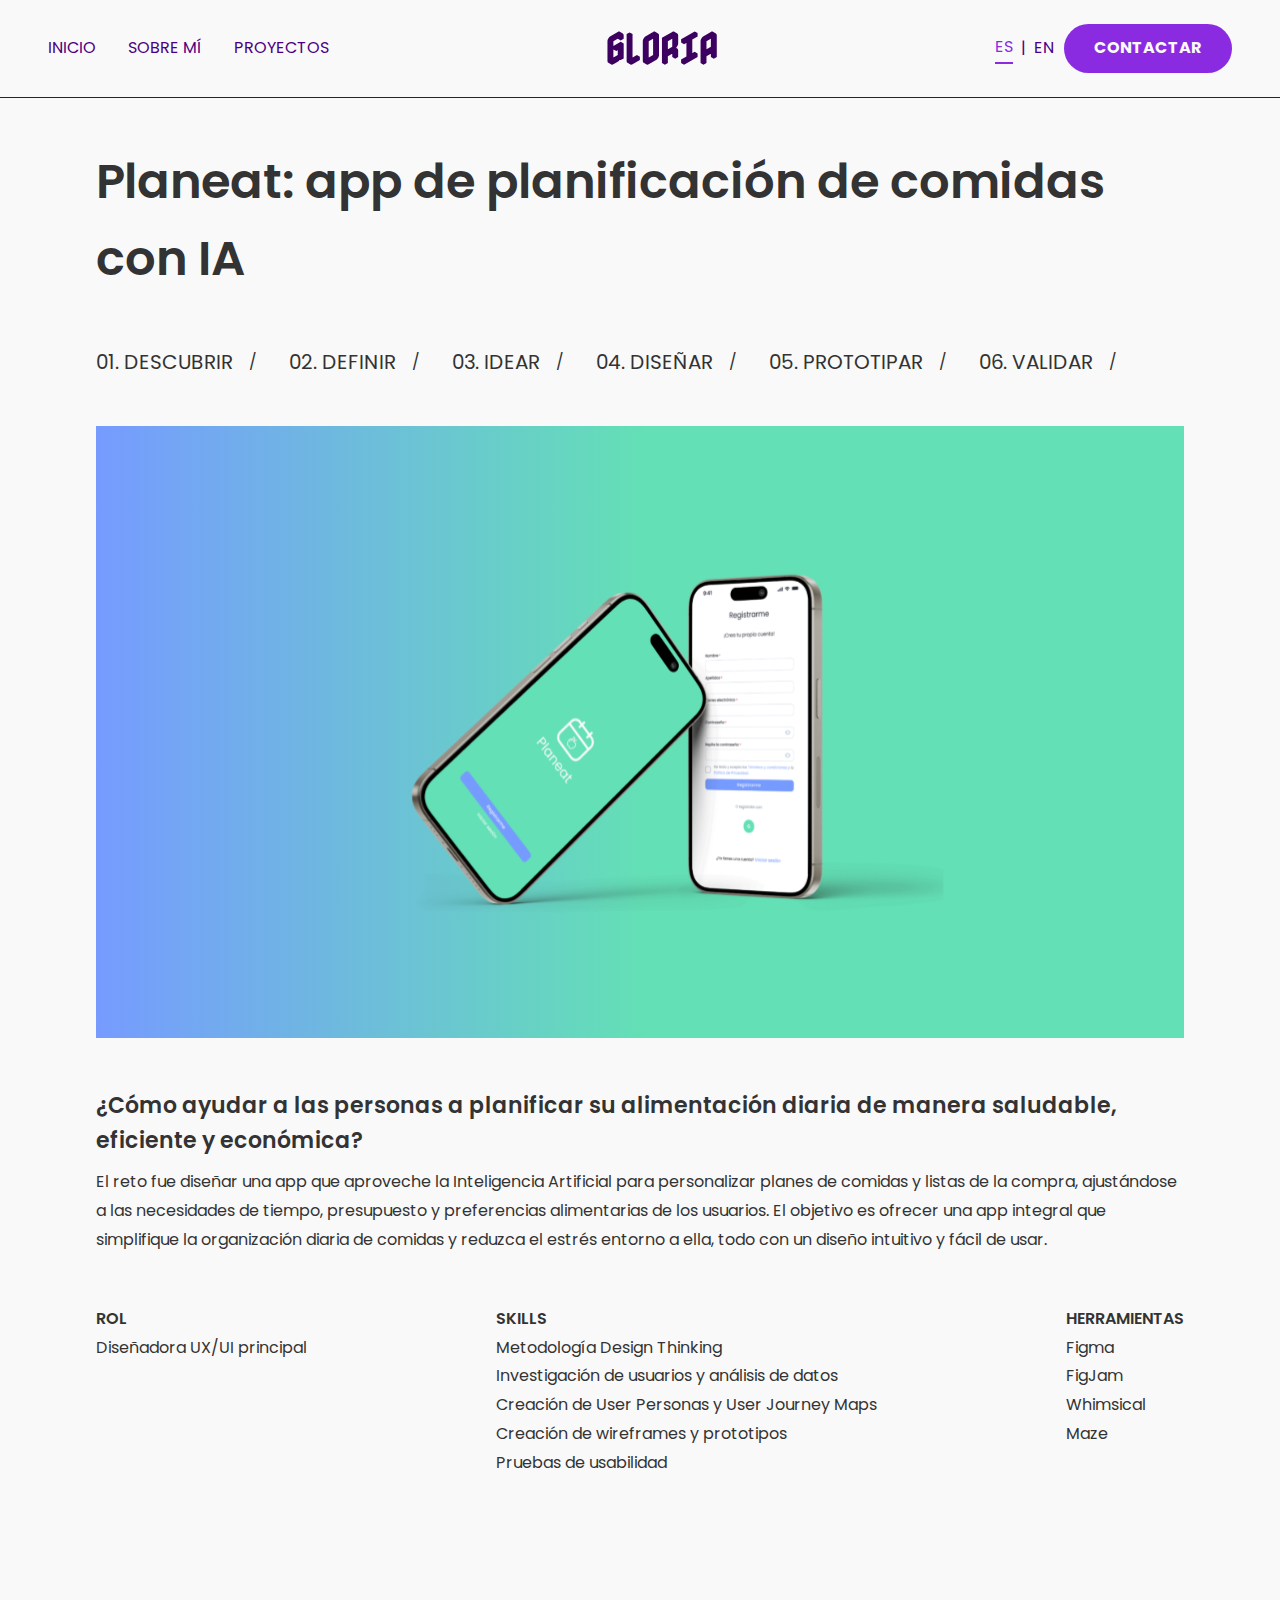
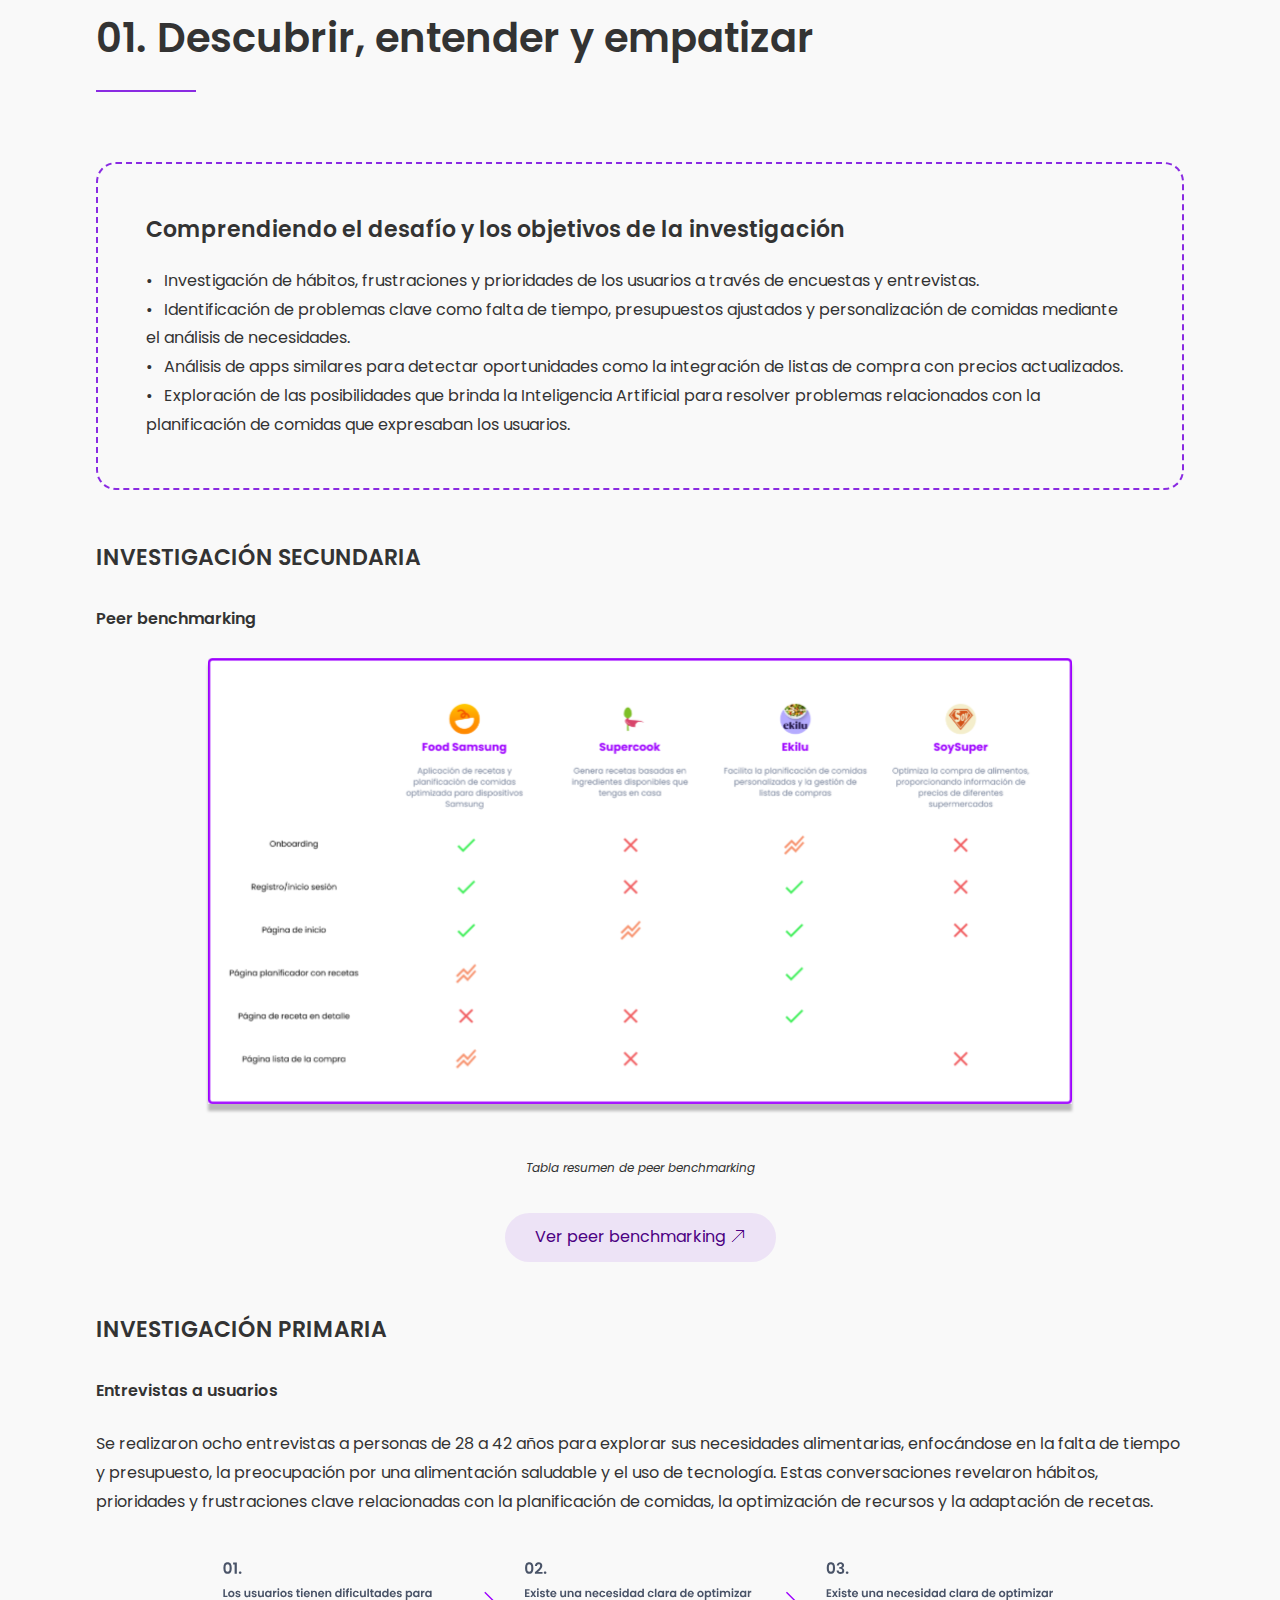
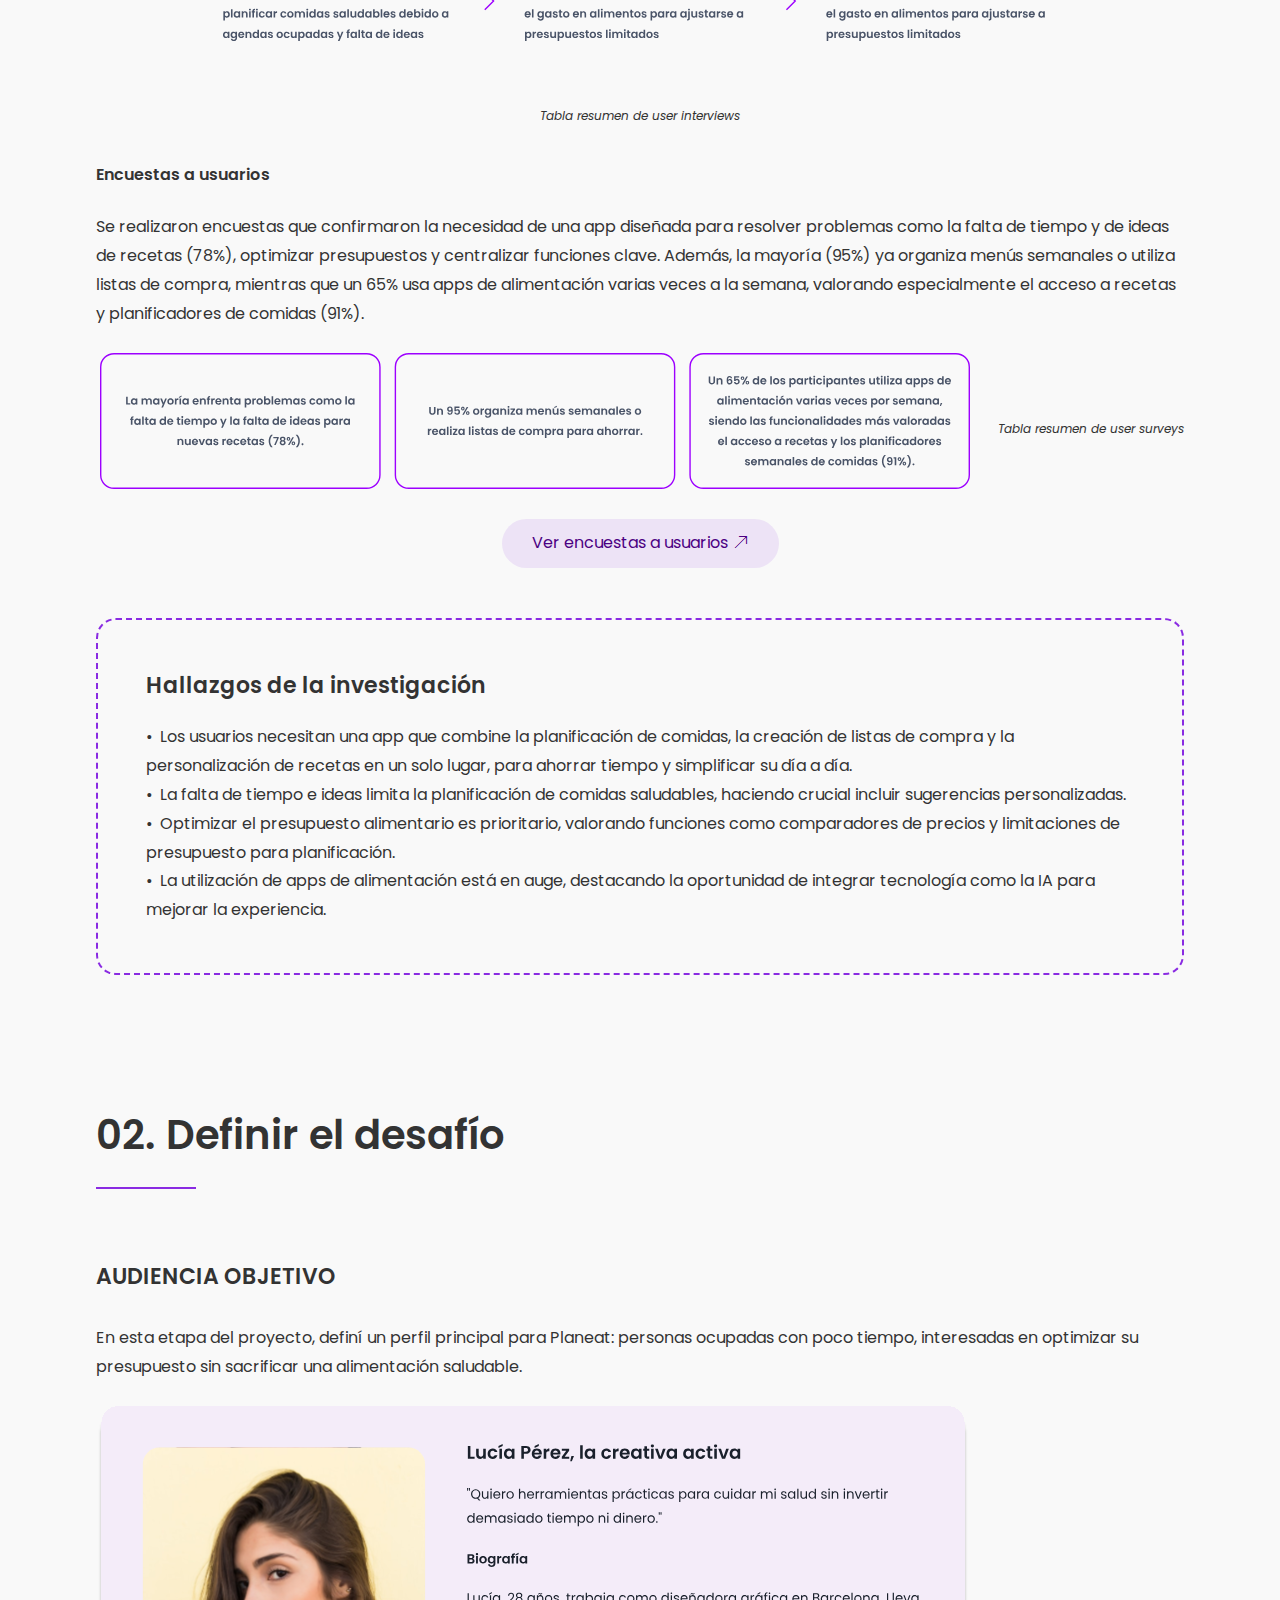
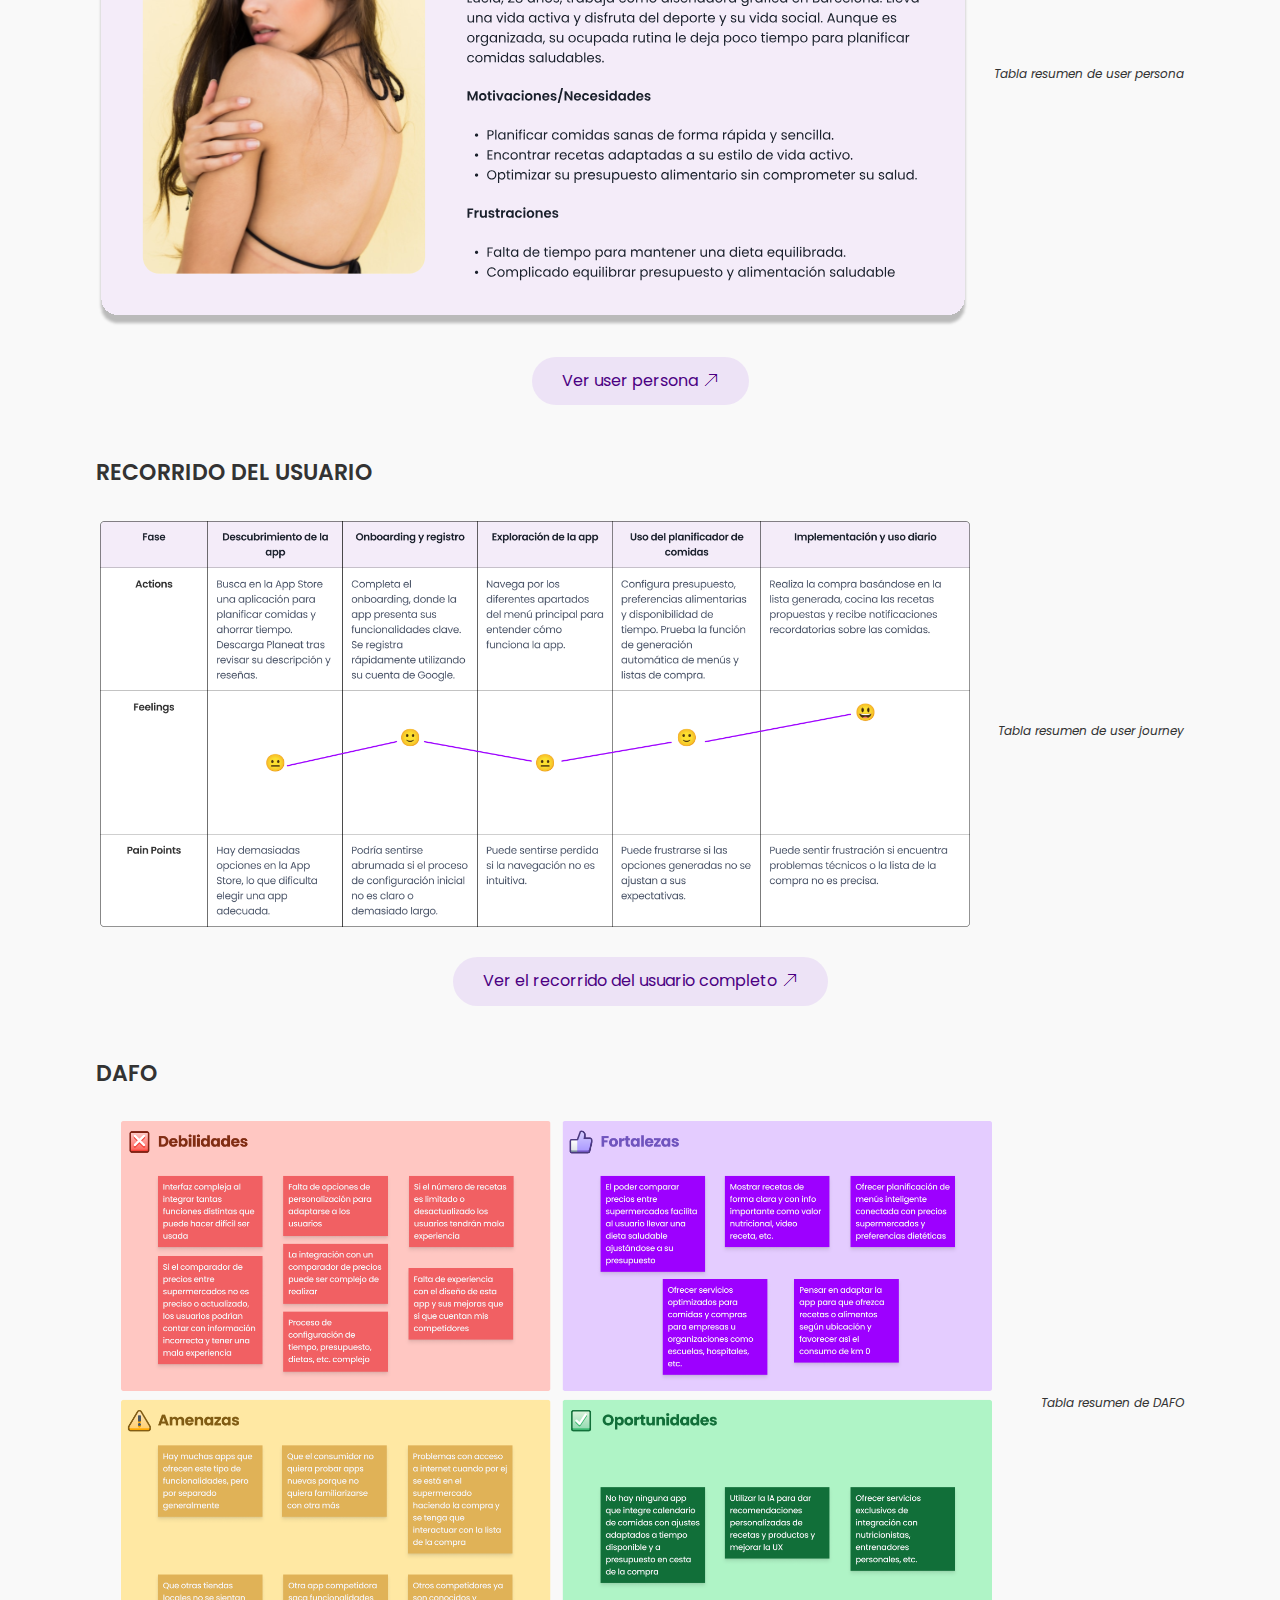
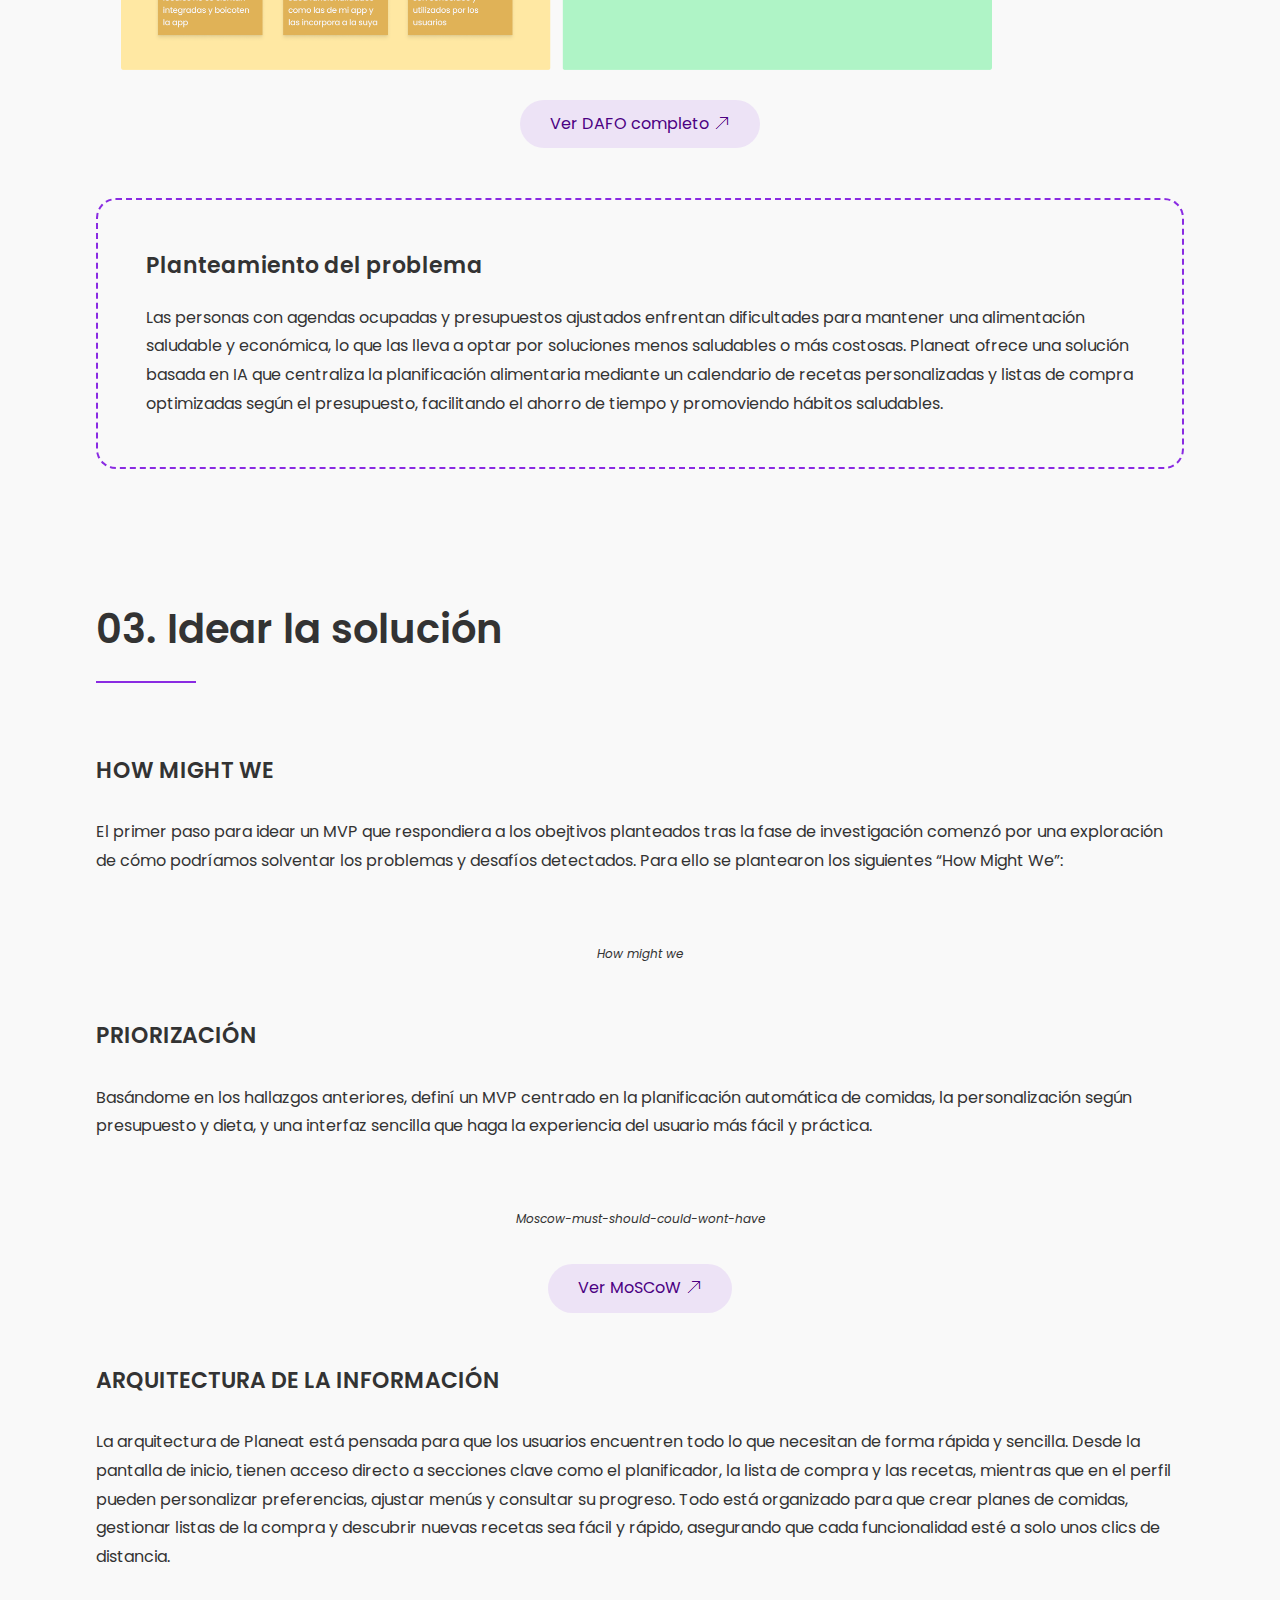
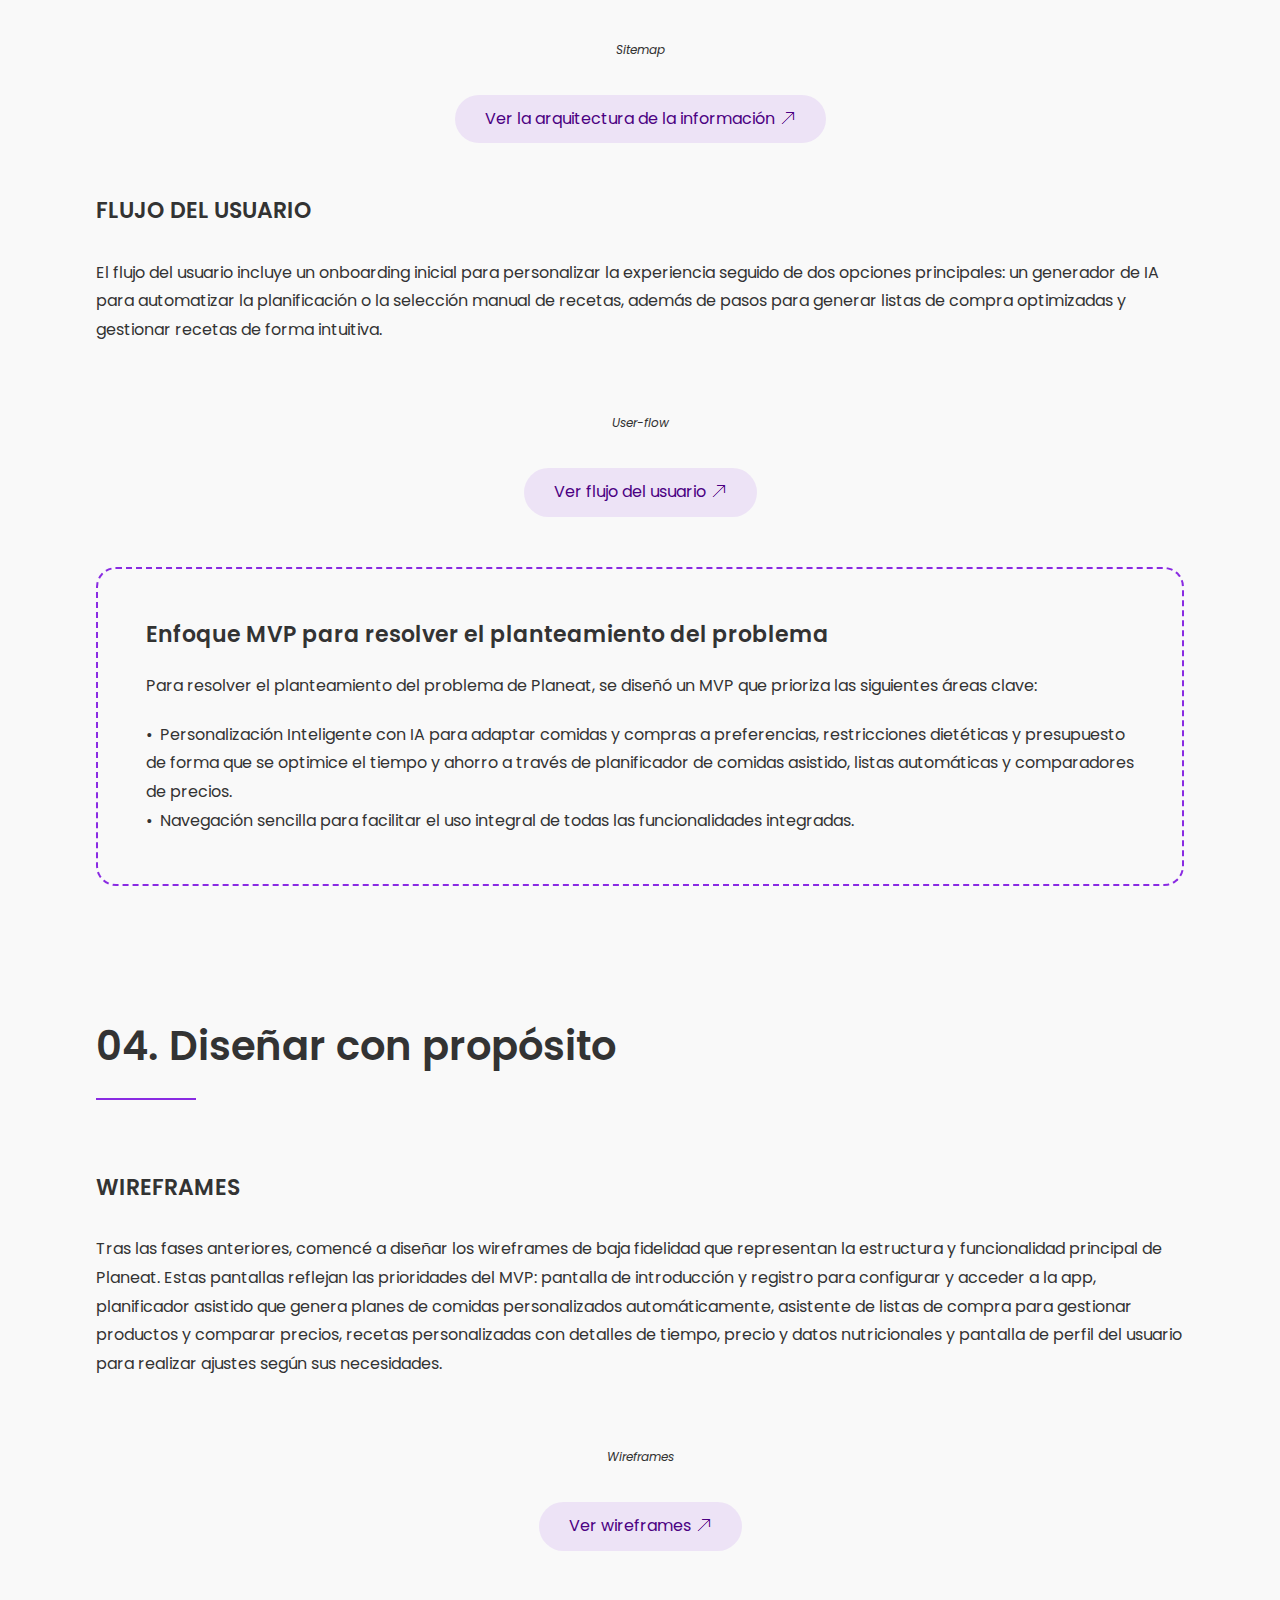
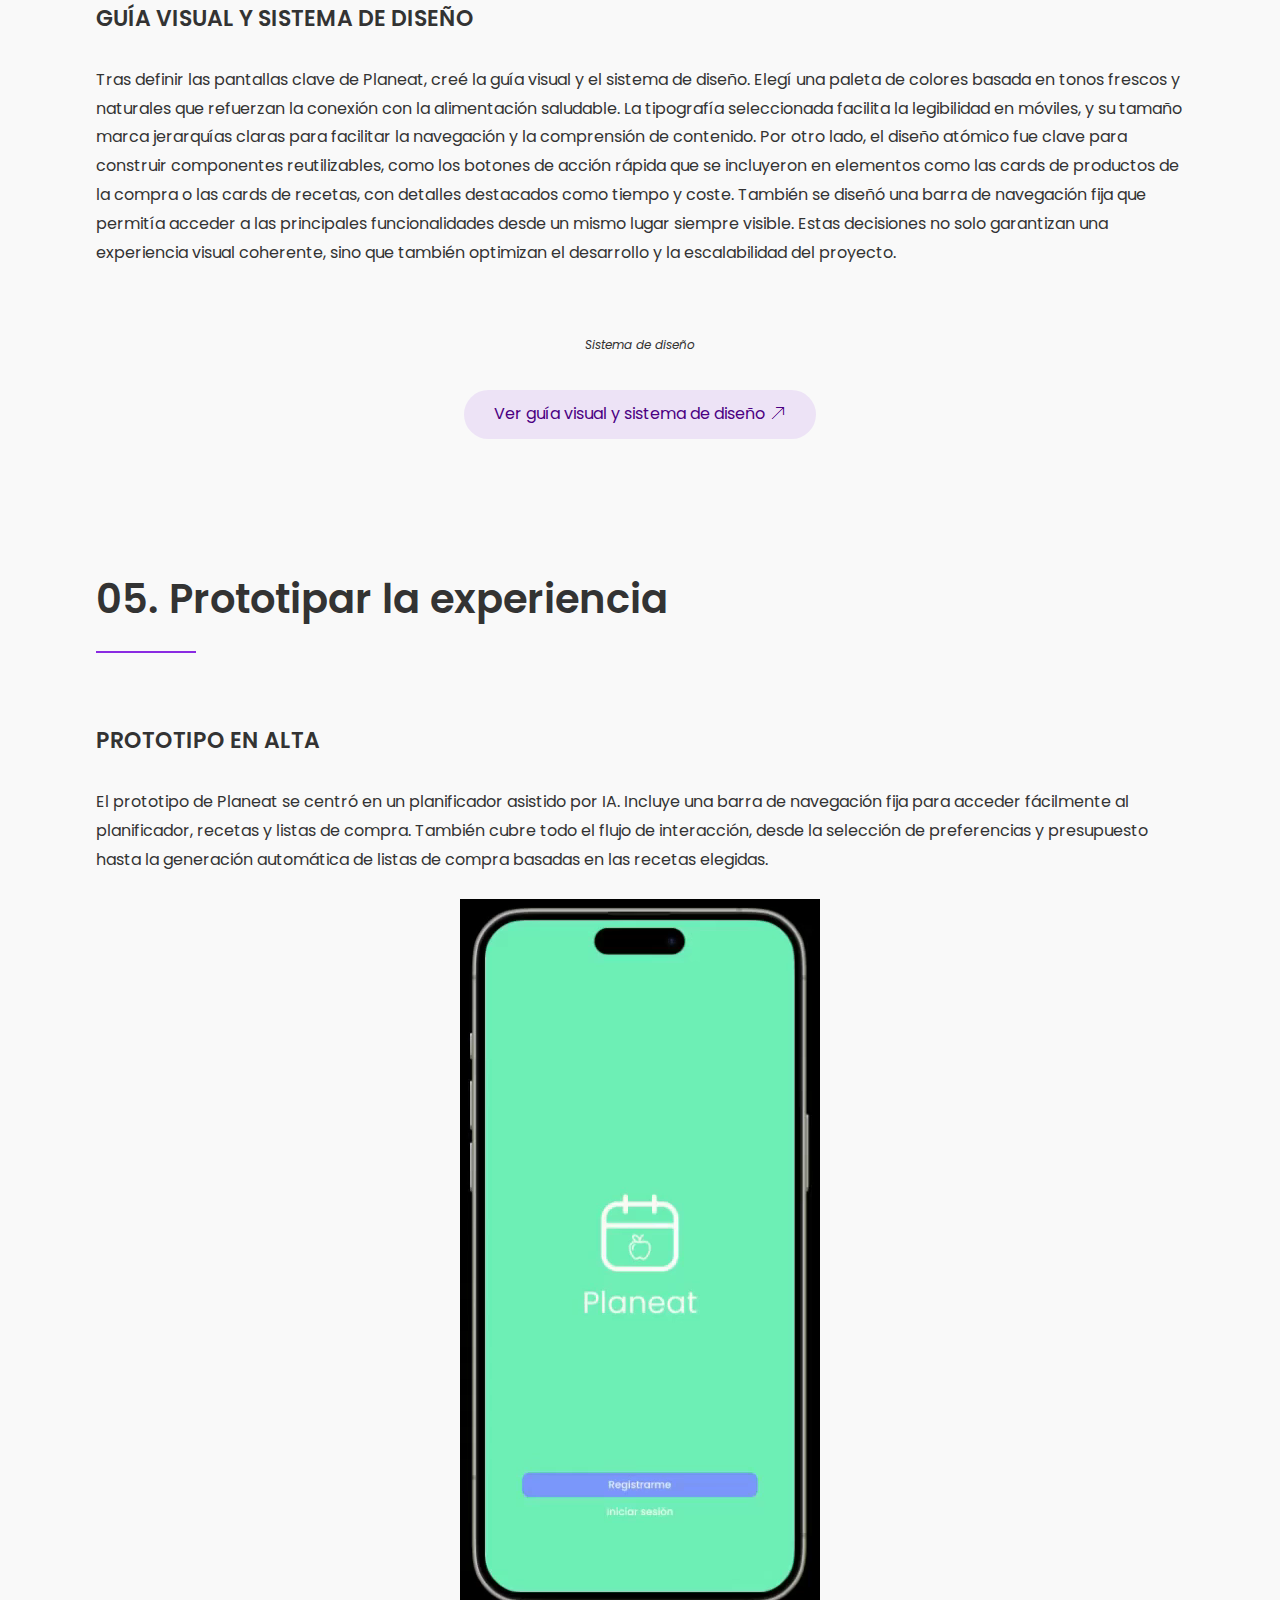
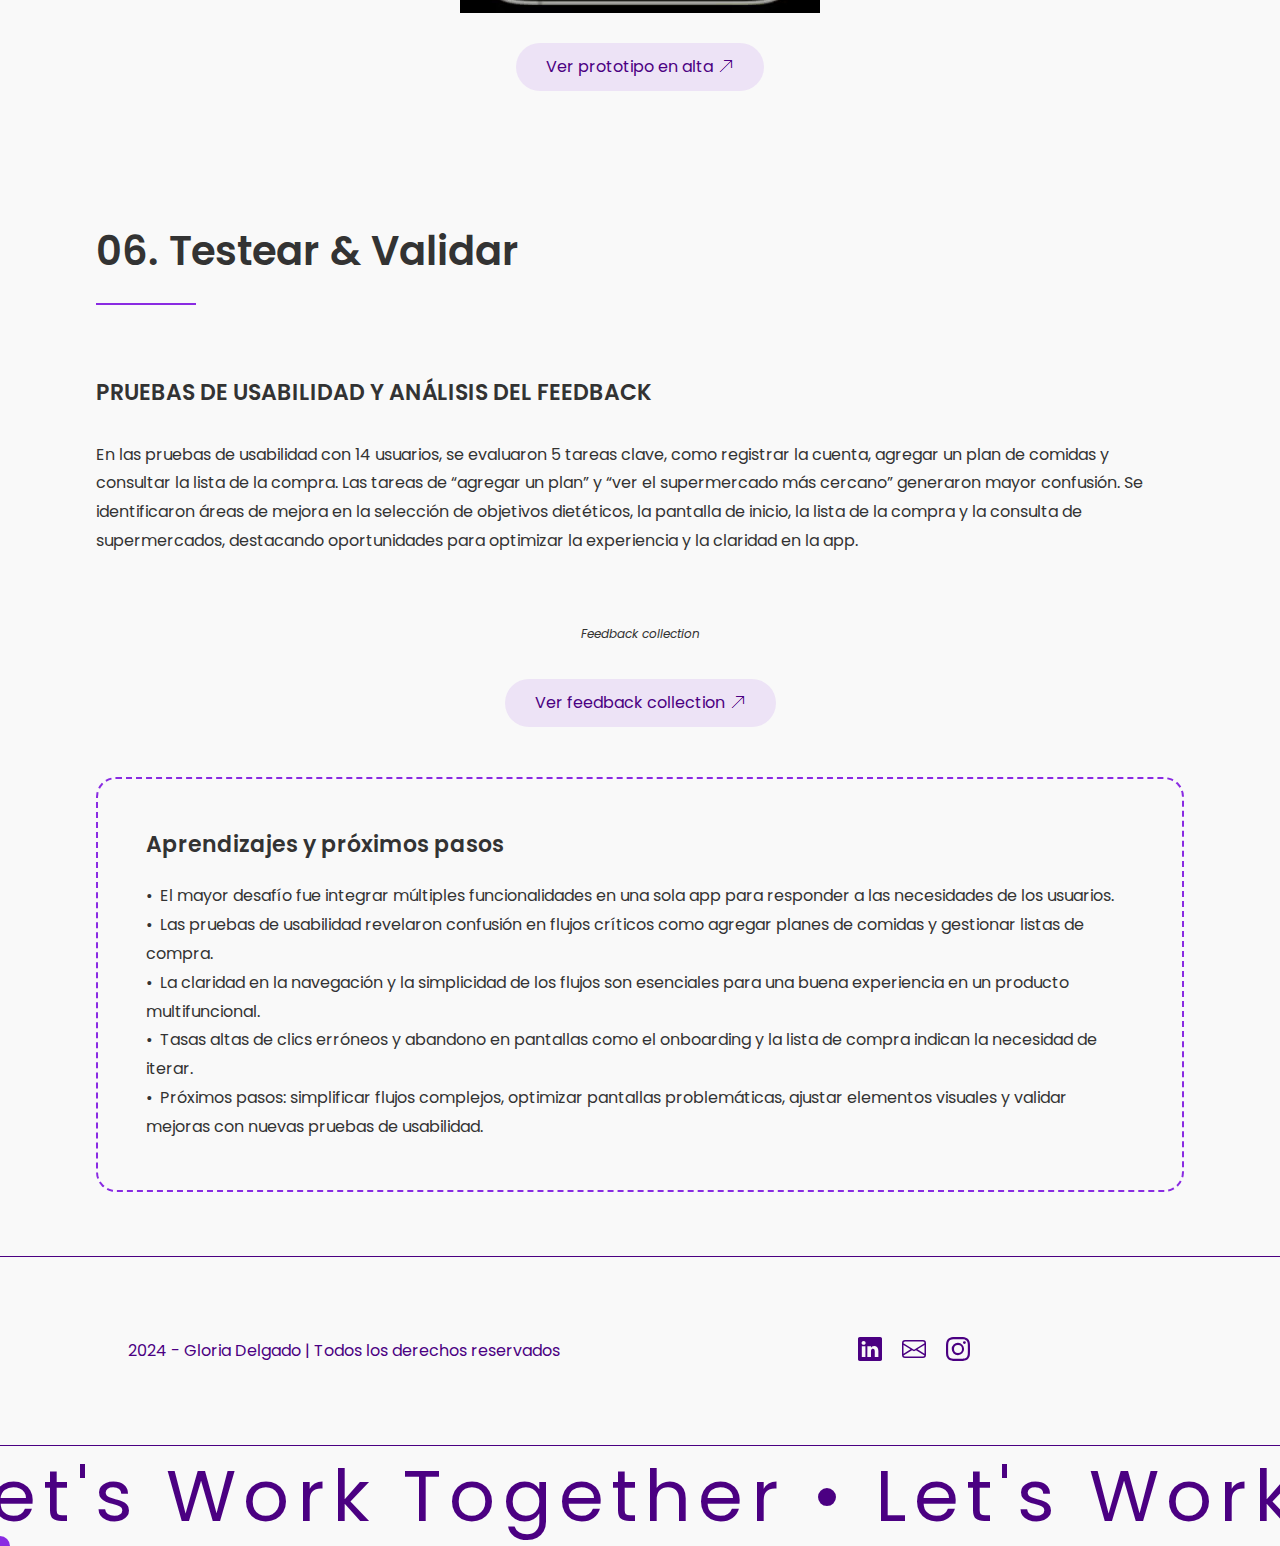
<file: project-planeat.html>
<!DOCTYPE html>
<html lang="es">
<head>
    <meta charset="UTF-8">
    <meta name="viewport" content="width=device-width, initial-scale=1.0">
    <title>Portfolio Gloria Delgado | UX/UI designer</title>

    <meta name="description" content="Soy Gloria Delgado, diseñadora UX/UI y diseñadora web y este es mi portfolio">
    <meta name="author" content="Gloria Delgado">

    <meta property="og:type" content="website">
    <!-- <meta property="og:url" content="#"> -->
    <meta property="og:title" content="Portfolio Gloria Delgado | UX/UI designer">
    <meta property="og:description" content="Soy Gloria Delgado, diseñadora UX/UI y diseñadora web y este es mi portfolio">
    <!-- <meta property="og:image" content="#"> -->
    <meta property="og:site_name" content="Gloria Delgado Portfolio">

    <link rel="icon" type="image/png" sizes="16x16" href="assets/index/favicon-16x16.png">
    <link rel="icon" type="image/png" sizes="32x32" href="assets/index/favicon-32x32.png">
    <link rel="icon" type="image/png" sizes="96x96" href="assets/index/favicon-96x96.png">

    <link rel="stylesheet" href="css/reset.css">
    <link rel="stylesheet" href="css/global.css">
    <link rel="stylesheet" href="css/project.css">
    <script src="js/global.js" defer></script>
    <script src="js/project.js" defer></script>

    <link rel="preconnect" href="https://fonts.googleapis.com">
    <link rel="preconnect" href="https://fonts.gstatic.com" crossorigin>
    <link href="https://fonts.googleapis.com/css2?family=Poppins:ital,wght@0,100;0,200;0,300;0,400;0,500;0,600;0,700;0,800;0,900;1,100;1,200;1,300;1,400;1,500;1,600;1,700;1,800;1,900&family=Raleway:ital,wght@0,100..900;1,100..900&display=swap" rel="stylesheet">
</head>
<body>

    <!-- HEADER -->

    <header class="Header">

        <!-- Menú -->

        <nav class="Header-nav">
            <ul class="Header-menu">
                <li class="Header-menuItem">
                    <a href="index.html" title="Inicio" class="Header-menuLink">Inicio</a>
                </li>
                <li class="Header-menuItem">
                    <a href="about-me.html" title="Sobre mí" class="Header-menuLink">Sobre mí</a>
                </li>
                <li class="Header-menuItem">
                    <a href="index.html#work" title="Proyectos" class="Header-menuLink">Proyectos</a>
                </li>
            </ul>
        </nav>
        
        <!-- Logo -->

        <a href="index.html" title="Logo" class="Header-logo">
            <picture class="Header-picture">
                <img src="assets/index/logo-gloria-portfolio.svg" alt="Gloria Delgado logo" class="Header-logoImg">
            </picture>
        </a>
        

        <div class="Header-options">

            <!-- Selector de idiomas -->

            <div class="Header-optionsLanguage">
                <a href="project-planeat.html" title="Español" class="Header-menuLink">ES</a> |
                <a href="project-planeat-en.html" title="Inglés" class="Header-menuLink">EN</a>
            </div>

            <!-- Botón CTA menú -->

            <a href="mailto:gloriadelgadolopez@gmail.com?Subject=Quiero%20contactar%20contigo.%20Hablemos%20de%20tu%20portfolio." title="Contactar" class="Header-optionsButton">Contactar</a>

        </div>

        <button class="Header-hamburger" title="Abrir menú">
            <svg xmlns="http://www.w3.org/2000/svg" width="24" height="24" fill="none" stroke="currentColor" stroke-width="2" stroke-linecap="round" stroke-linejoin="round" class="Hamburger-icon">
                <line x1="3" y1="6" x2="21" y2="6"></line>
                <line x1="3" y1="12" x2="21" y2="12"></line>
                <line x1="3" y1="18" x2="21" y2="18"></line>
            </svg>
        </button>

    </header>


    <!-- MAIN CONTENT -->

    <main class="Main">
      
        <!-- HERO SECTION -->
        <section class="Hero">

            <!-- Title -->

            <header class="Hero-header">
                <h1 class="Hero-title">Planeat: app de planificación de comidas con IA</h1>
            </header>

            <!-- Project nav menu -->
             <div class="Hero-nav">
                <ul class="Hero-navMenu">
                    <li class="Hero-menuItem">
                        <a href="project-planeat.html#discover" title="Descubrir" class="Hero-menuLink">01. Descubrir</a>
                    </li>
                    <li class="Hero-menuItem">
                        <a href="project-planeat.html#define" title="Definir" class="Hero-menuLink">02. Definir</a>
                    </li>
                    <li class="Hero-menuItem">
                        <a href="project-planeat.html#ideation" title="Idear" class="Hero-menuLink">03. Idear</a>
                    </li>
                    <li class="Hero-menuItem">
                        <a href="project-planeat.html#design" title="Diseñar" class="Hero-menuLink">04. Diseñar</a>
                    </li>
                    <li class="Hero-menuItem">
                        <a href="project-planeat.html#prototyping" title="Prototipar" class="Hero-menuLink">05. Prototipar</a>
                    </li>
                    <li class="Hero-menuItem">
                        <a href="project-planeat.html#testing" title="Validar" class="Hero-menuLink">06. Validar</a>
                    </li>
                </ul>
             </div>

            <!-- Image -->

            <div class="Hero-image">
                <picture class="Hero-picture">
                    <img src="assets/project-planeat/es/portada-portfolio-proyecto-planeat.svg" alt="Vista previa de la app de Planeat" loading="lazy" class="Hero-imageImg">
                </picture>
            </div>

            <!-- Description -->

            <article class="Hero-description">
                <h3 class="Hero-descriptionPrimary">¿Cómo ayudar a las personas a planificar su alimentación diaria de manera saludable, eficiente y económica?</h3>
                <p class="Hero-descriptionSecondary">El reto fue diseñar una app que aproveche la Inteligencia Artificial para personalizar planes de comidas y listas de la compra, ajustándose a las necesidades de tiempo, presupuesto y preferencias alimentarias de los usuarios. El objetivo es ofrecer una app integral que simplifique la organización diaria de comidas y reduzca el estrés entorno a ella, todo con un diseño intuitivo y fácil de usar.</p>
            </article>

            <!-- Details -->

            <div class="Hero-details">
                <!-- Rol -->
                <div class="Hero-detailsSection">
                    <p class="Hero-detailsTitle"><strong>Rol</strong></p>
                    <ul class="Hero-detailsList">
                        <li class="Hero-detailsItem">Diseñadora UX/UI principal</li>
                    </ul>
                </div>

                <!-- Skills -->
                <div class="Hero-detailsSection">
                    <p class="Hero-detailsTitle"><strong>Skills</strong></p>
                    <ul class="Hero-detailsList">
                        <li class="Hero-detailsItem">Metodología Design Thinking</li>
                        <li class="Hero-detailsItem">Investigación de usuarios y análisis de datos</li>
                        <li class="Hero-detailsItem">Creación de User Personas y User Journey Maps</li>
                        <li class="Hero-detailsItem">Creación de wireframes y prototipos</li>
                        <li class="Hero-detailsItem">Pruebas de usabilidad</li>
                    </ul>
                </div>

                <!-- Tools -->
                <div class="Hero-detailsSection">
                    <p class="Hero-detailsTitle"><strong>Herramientas</strong></p>
                    <ul class="Hero-detailsList">
                        <li class="Hero-detailsItem">Figma</li>
                        <li class="Hero-detailsItem">FigJam</li>
                        <li class="Hero-detailsItem">Whimsical</li>
                        <li class="Hero-detailsItem">Maze</li>
                    </ul>
                </div>
            </div>
        </section>

        <!-- SECTION 01.DISCOVER -->
         
        <section id='discover' class="Section Section--discover">

            <!-- Title -->
            <div class="Section-h2">
                <h2 class="Section-title">01. Descubrir, entender y empatizar</h2>
                <hr class="hr">
            </div>

            <!-- Highlighted: Desafío -->
            <article class="Section-highlighted">
                <h3 class="Section-highlightedH3">Comprendiendo el desafío y los objetivos de la investigación</h3>
                <ul class="Section-highlightedList">
                    <li class="Section-highlightedItem">
                        Investigación de hábitos, frustraciones y prioridades de los usuarios a través de encuestas y entrevistas.
                    </li>
                    <li class="Section-highlightedItem">
                        Identificación de problemas clave como falta de tiempo, presupuestos ajustados y personalización de comidas mediante el análisis de necesidades.
                    </li>
                    <li class="Section-highlightedItem">
                        Análisis de apps similares para detectar oportunidades como la integración de listas de compra con precios actualizados.
                    </li>
                    <li class="Section-highlightedItem">
                        Exploración de las posibilidades que brinda la Inteligencia Artificial para resolver problemas relacionados con la planificación de comidas que expresaban los usuarios.
                    </li>
                </ul>
            </article>

            <!-- Secondary Research -->
            <article class="Section-step">
                <h3 class="Section-stepH3">Investigación secundaria</h3>
                <div class="Section-stepMethodology">
                    <p class="Methodology-title">Peer benchmarking</p>
                    <div class="Methodology-image">
                        <picture class="Methodology-picture">
                            <img src="assets/project-planeat/es/portfolio-proyecto-planeat-peerbenchmarking.svg" alt="Tabla resumen de peer benchmarking" loading="lazy" class="Methodology-imageImg"> 
                        </picture>
                        <a href="https://www.figma.com/design/BD25bQEqLrl94YtNn8gFVy/Project-Planeat?node-id=1326-1845&t=oltih7xusW5PzEMm-1" title="Peer becnhmarking" target="_blank" rel="noopener noreferrer" class="Methodology-button Secondary-button">Ver peer benchmarking</a>
                    </div>
                </div>
            </article>

            <!-- Primary Research -->
            <article class="Section-step">
                <h3 class="Section-stepH3">Investigación primaria</h3>
                <div class="Section-stepMethodology">
                    <p class="Methodology-title">Entrevistas a usuarios</p>
                    <p class="Methodology-description">
                        Se realizaron ocho entrevistas a personas de 28 a 42 años para explorar sus necesidades alimentarias, enfocándose en la falta de tiempo y presupuesto, la preocupación por una alimentación saludable y el uso de tecnología. Estas conversaciones revelaron hábitos, prioridades y frustraciones clave relacionadas con la planificación de comidas, la optimización de recursos y la adaptación de recetas.
                    </p>
                    <div class="Methodology-image">
                        <picture class="Methodology-picture">
                            <img src="assets/project-planeat/es/portfolio-proyecto-planeat-user-interviews.svg" alt="Tabla resumen de user interviews" loading="lazy" class="Methodology-imageImg"> 
                        </picture>
                        <!-- <a href="#" title="User interviews" target="_blank" rel="noopener noreferrer" class="Methodology-button Secondary-button">Ver entrevistas a usuarios</a> -->
                    </div>
                </div>
                <div class="Section-stepMethodology">
                    <p class="Methodology-title">Encuestas a usuarios</p>
                    <p class="Methodology-description">
                        Se realizaron encuestas que confirmaron la necesidad de una app diseñada para resolver problemas como la falta de tiempo y de ideas de recetas (78%), optimizar presupuestos y centralizar funciones clave. Además, la mayoría (95%) ya organiza menús semanales o utiliza listas de compra, mientras que un 65% usa apps de alimentación varias veces a la semana, valorando especialmente el acceso a recetas y planificadores de comidas (91%).
                    </p>
                    <div class="Methodology-image">
                        <picture class="Methodology-picture">
                            <img src="assets/project-planeat/es/portfolio-proyecto-planeat-user-surveys.svg" alt="Tabla resumen de user surveys" loading="lazy" class="Methodology-imageImg"> 
                        </picture>
                        <a href="https://www.figma.com/design/BD25bQEqLrl94YtNn8gFVy/Project-Planeat?node-id=1327-2089&t=oltih7xusW5PzEMm-1" title="User surveys" target="_blank" rel="noopener noreferrer" class="Methodology-button Secondary-button">Ver encuestas a usuarios</a>
                    </div>
                </div>
            </article>

            <!-- Highlighted: Hallazgos -->
            <article class="Section-highlighted">
                <h3 class="Section-highlightedH3">Hallazgos de la investigación</h3>
                <ul class="Section-highlightedList">
                    <li class="Section-highlightedItem">Los usuarios necesitan una app que combine la planificación de comidas, la creación de listas de compra y la personalización de recetas en un solo lugar, para ahorrar tiempo y simplificar su día a día.</li>
                    <li class="Section-highlightedItem">La falta de tiempo e ideas limita la planificación de comidas saludables, haciendo crucial incluir sugerencias personalizadas.</li>
                    <li class="Section-highlightedItem">Optimizar el presupuesto alimentario es prioritario, valorando funciones como comparadores de precios y limitaciones de presupuesto para planificación.</li>
                    <li class="Section-highlightedItem">La utilización de apps de alimentación está en auge, destacando la oportunidad de integrar tecnología como la IA para mejorar la experiencia.</li>
                </ul>
            </article>
        </section>

        <!-- SECTION 02.DEFINE -->

        <section id='define' class="Section Section--define">

            <!-- Title -->
            <div class="Section-h2">
                <h2 class="Section-title">02. Definir el desafío</h2>
                <hr class="hr">
            </div>

            <!-- Target audience -->
            <article class="Section-step">
                <h3 class="Section-stepH3">Audiencia objetivo</h3>
                <div class="Section-stepMethodology">
                    <p class="Methodology-description">
                        En esta etapa del proyecto, definí un perfil principal para Planeat: personas ocupadas con poco tiempo, interesadas en optimizar su presupuesto sin sacrificar una alimentación saludable.
                    </p>
                    <div class="Methodology-image">
                        <picture class="Methodology-picture"> 
                            <img src="assets/project-planeat/es/portfolio-proyecto-planeat-user-persona.svg" alt="Tabla resumen de user persona" loading="lazy" class="Methodology-imageImg"> 
                        </picture>
                        <a href="https://www.figma.com/design/BD25bQEqLrl94YtNn8gFVy/Project-Planeat?node-id=1327-2204&t=oltih7xusW5PzEMm-1" title="User persona" target="_blank" rel="noopener noreferrer" class="Methodology-button Secondary-button">Ver user persona</a>
                    </div>
                </div>
            </article>

            <!-- User journey -->
            <article class="Section-step">
                <h3 class="Section-stepH3">Recorrido del usuario</h3>
                <div class="Section-stepMethodology">
                    <div class="Methodology-image">
                        <picture class="Methodology-picture">
                            <img src="assets/project-planeat/es/portfolio-proyecto-planeat-user-journey.png" alt="Tabla resumen de user journey" loading="lazy" class="Methodology-imageImg"> 
                        </picture>
                        <a href="https://www.figma.com/design/BD25bQEqLrl94YtNn8gFVy/Project-Planeat?node-id=3002-33&t=g6tjMErfCfwa4aiQ-1" title="User journey" target="_blank" rel="noopener noreferrer" class="Methodology-button Secondary-button">Ver el recorrido del usuario completo</a>
                    </div>
                </div>
            </article>

            <!-- DAFO -->
            <article class="Section-step">
                <h3 class="Section-stepH3">DAFO</h3>
                <div class="Section-stepMethodology">
                    <div class="Methodology-image">
                        <picture class="Methodology-picture">
                            <img src="assets/project-planeat/es/portfolio-proyecto-planeat-dafo.png" alt="Tabla resumen de DAFO" loading="lazy" class="Methodology-imageImg"> 
                        </picture>
                        <a href="https://www.figma.com/design/BD25bQEqLrl94YtNn8gFVy/Project-Planeat?node-id=3003-120&t=g6tjMErfCfwa4aiQ-1" title="DAFO" target="_blank" rel="noopener noreferrer" class="Methodology-button Secondary-button">Ver DAFO completo</a>
                    </div>
                </div>
            </article>

            <!-- Highlighted: Problem statement -->
            <article class="Section-highlighted">
                <h3 class="Section-highlightedH3">Planteamiento del problema</h3>
                <div class="Section-highlightedList">
                    <p class="Section-highlightedText">Las personas con agendas ocupadas y presupuestos ajustados enfrentan dificultades para mantener una alimentación saludable y económica, lo que las lleva a optar por soluciones menos saludables o más costosas. Planeat ofrece una solución basada en IA que centraliza la planificación alimentaria mediante un calendario de recetas personalizadas y listas de compra optimizadas según el presupuesto, facilitando el ahorro de tiempo y promoviendo hábitos saludables.</p>
                </div>
            </article>
        </section>

        <!-- SECTION 03.IDEATION -->

        <section id='ideation' class="Section Section--ideation">

            <!-- Title -->
            <div class="Section-h2">
                <h2 class="Section-title">03. Idear la solución</h2>
                <hr class="hr">
            </div>

            <!-- How Might We -->
            <article class="Section-step">
                <h3 class="Section-stepH3">How Might We</h3>
                <div class="Section-stepMethodology">
                    <p class="Methodology-description">
                        El primer paso para idear un MVP que respondiera a los obejtivos planteados tras la fase de investigación comenzó por una exploración de cómo podríamos solventar los problemas y desafíos detectados. Para ello se plantearon los siguientes “How Might We”:
                    </p>
                    <div class="Methodology-image">
                        <picture class="Methodology-picture">
                            <img src="assets/project-planeat/es/portfolio-proyecto-planeat-how-might-we.svg" alt="How might we" loading="lazy" class="Methodology-imageImg"> 
                        </picture>
                        <!-- <a href="#" title="How might we" target="_blank" rel="noopener noreferrer" class="Methodology-button Secondary-button">Ver How might we</a> -->
                    </div>
                </div>
            </article>

            <!-- Priorización -->
            <article class="Section-step">
                <h3 class="Section-stepH3">Priorización</h3>
                <div class="Section-stepMethodology">
                    <p class="Methodology-description">
                        Basándome en los hallazgos anteriores, definí un MVP centrado en la planificación automática de comidas, la personalización según presupuesto y dieta, y una interfaz sencilla que haga la experiencia del usuario más fácil y práctica.
                    </p>
                    <div class="Methodology-image">
                        <picture class="Methodology-picture">
                            <img src="assets/project-planeat/es/portfolio-proyecto-planeat-matriz-usabilidad-viabilidad-moscow.svg" alt="Moscow-must-should-could-wont-have" loading="lazy" class="Methodology-imageImg"> 
                        </picture>
                        <a href="https://www.figma.com/design/BD25bQEqLrl94YtNn8gFVy/Project-Planeat?node-id=3003-299&t=g6tjMErfCfwa4aiQ-1" title="Moscow" target="_blank" rel="noopener noreferrer" class="Methodology-button Secondary-button">Ver MoSCoW</a>
                    </div>
                </div>
            </article>

            <!-- Information Architecture -->
            <article class="Section-step">
                <h3 class="Section-stepH3">Arquitectura de la información</h3>
                <div class="Section-stepMethodology">
                    <p class="Methodology-description">
                        La arquitectura de Planeat está pensada para que los usuarios encuentren todo lo que necesitan de forma rápida y sencilla. Desde la pantalla de inicio, tienen acceso directo a secciones clave como el planificador, la lista de compra y las recetas, mientras que en el perfil pueden personalizar preferencias, ajustar menús y consultar su progreso. Todo está organizado para que crear planes de comidas, gestionar listas de la compra y descubrir nuevas recetas sea fácil y rápido, asegurando que cada funcionalidad esté a solo unos clics de distancia.
                    </p>
                    <div class="Methodology-image">
                        <picture class="Methodology-picture">
                            <img src="assets/project-planeat/es/portfolio-proyecto-planeat-sitemap.svg" alt="Sitemap" loading="lazy" class="Methodology-imageImg"> 
                        </picture>
                        <a href="https://www.figma.com/design/BD25bQEqLrl94YtNn8gFVy/Project-Planeat?node-id=3003-465&t=LSvjJqH1rnlOzbuS-1" title="Information arquitecture" target="_blank" rel="noopener noreferrer" class="Methodology-button Secondary-button">Ver la arquitectura de la información</a>
                    </div>
                </div>
            </article>

            <!-- User flows -->
            <article class="Section-step">
                <h3 class="Section-stepH3">Flujo del usuario</h3>
                <div class="Section-stepMethodology">
                    <p class="Methodology-description">
                        El flujo del usuario incluye un onboarding inicial para personalizar la experiencia seguido de dos opciones principales: un generador de IA para automatizar la planificación o la selección manual de recetas, además de pasos para generar listas de compra optimizadas y gestionar recetas de forma intuitiva.
                    </p>
                    <div class="Methodology-image">
                        <picture class="Methodology-picture"> 
                            <img src="assets/project-planeat/es/portfolio-proyecto-planeat-user-flow.png" alt="User-flow" loading="lazy" class="Methodology-imageImg"> 
                        </picture>
                        <a href="https://www.figma.com/design/BD25bQEqLrl94YtNn8gFVy/Project-Planeat?node-id=3003-573&t=g6tjMErfCfwa4aiQ-1" title="User flow" target="_blank" rel="noopener noreferrer" class="Methodology-button Secondary-button">Ver flujo del usuario</a>
                    </div>
                </div>
            </article>

            <!-- Highlighted: Enfoque MVP -->
            <article class="Section-highlighted">
                <h3 class="Section-highlightedH3">Enfoque MVP para resolver el planteamiento del problema</h3>
                <p class="Section-highlightedText">Para resolver el planteamiento del problema de Planeat, se diseñó un MVP que prioriza las siguientes áreas clave:</p>
                <ul class="Section-highlightedList">
                    <li class="Section-highlightedItem">Personalización Inteligente con IA para adaptar comidas y compras a preferencias, restricciones dietéticas y presupuesto de forma que se optimice el tiempo y ahorro a través de planificador de comidas asistido, listas automáticas y comparadores de precios.</li>
                    <li class="Section-highlightedItem">Navegación sencilla para facilitar el uso integral de todas las funcionalidades integradas.</li>
                </ul>
            </article>
        </section>

        <!-- SECTION 04.DESIGN -->

        <section id='design' class="Section Section--design">

            <!-- Title -->
            <div class="Section-h2">
                <h2 class="Section-title">04. Diseñar con propósito</h2>
                <hr class="hr">
            </div>

            <!-- Wireframes -->
            <article class="Section-step">
                <h3 class="Section-stepH3">Wireframes</h3>
                <div class="Section-stepMethodology">
                    <p class="Methodology-description">
                        Tras las fases anteriores, comencé a diseñar los wireframes de baja fidelidad que representan la estructura y funcionalidad principal de Planeat. Estas pantallas reflejan las prioridades del MVP: pantalla de introducción y registro para configurar y acceder a la app, planificador asistido que genera planes de comidas personalizados automáticamente, asistente de listas de compra para gestionar productos y comparar precios, recetas personalizadas con detalles de tiempo, precio y datos nutricionales y pantalla de perfil del usuario para realizar ajustes según sus necesidades.
                    </p>
                    <div class="Methodology-image">
                        <picture class="Methodology-picture">
                            <img src="assets/project-planeat/es/portfolio-proyecto-planeat-wireframes.svg" alt="Wireframes" loading="lazy" class="Methodology-imageImg"> 
                        </picture>
                        <a href="https://www.figma.com/design/BD25bQEqLrl94YtNn8gFVy/Project-Planeat?node-id=278-298&t=g6tjMErfCfwa4aiQ-1" title="Wireframes" target="_blank" rel="noopener noreferrer" class="Methodology-button Secondary-button">Ver wireframes</a>
                    </div>
                </div>
            </article>

            <!-- Visual guide and design system -->
            <article class="Section-step">
                <h3 class="Section-stepH3">Guía visual y sistema de diseño</h3>
                <div class="Section-stepMethodology">
                    <p class="Methodology-description">
                        Tras definir las pantallas clave de Planeat, creé la guía visual y el sistema de diseño. Elegí una paleta de colores basada en tonos frescos y naturales que refuerzan la conexión con la alimentación saludable. La tipografía seleccionada facilita la legibilidad en móviles, y su tamaño marca jerarquías claras para facilitar la navegación y la comprensión de contenido. Por otro lado, el diseño atómico fue clave para construir componentes reutilizables, como los botones de acción rápida que se incluyeron en elementos como las cards de productos de la compra o las cards de recetas, con detalles destacados como tiempo y coste. También se diseñó una barra de navegación fija que permitía acceder a las principales funcionalidades desde un mismo lugar siempre visible. Estas decisiones no solo garantizan una experiencia visual coherente, sino que también optimizan el desarrollo y la escalabilidad del proyecto.
                    </p>
                    <div class="Methodology-image">
                        <picture class="Methodology-picture">
                            <img src="assets/project-planeat/es/portfolio-proyecto-planeat-design-system.svg" alt="Sistema de diseño" loading="lazy" class="Methodology-imageImg"> 
                        </picture>
                        <a href="https://www.figma.com/design/BD25bQEqLrl94YtNn8gFVy/Project-Planeat?node-id=102-40&t=g6tjMErfCfwa4aiQ-1" title="Design system" target="_blank" rel="noopener noreferrer" class="Methodology-button Secondary-button">Ver guía visual y sistema de diseño</a>
                    </div>
                </div>
            </article>

        </section>

        <!-- SECTION 05.PROTOTYPING -->

        <section id='prototyping' class="Section Section--prototyping">

            <!-- Title -->
            <div class="Section-h2">
                <h2 class="Section-title">05. Prototipar la experiencia</h2>
                <hr class="hr">
            </div>

            <!-- Prototipo en alta -->
            <article class="Section-step">
                <h3 class="Section-stepH3">Prototipo en alta</h3>
                <div class="Section-stepMethodology">
                    <p class="Methodology-description">
                        El prototipo de Planeat se centró en un planificador asistido por IA. Incluye una barra de navegación fija para acceder fácilmente al planificador, recetas y listas de compra. También cubre todo el flujo de interacción, desde la selección de preferencias y presupuesto hasta la generación automática de listas de compra basadas en las recetas elegidas.
                    </p>
                    <div class="Methodology-image">
                        <video class="Methodology-video" autoplay muted loop playsinline>
                            <source src="assets/project-planeat/es/portfolio-proyecto-planeat-prototipo.mp4" type="video/mp4">
                        </video>
                        <a href="https://www.figma.com/design/BD25bQEqLrl94YtNn8gFVy/Project-Planeat?node-id=112-9284&t=g6tjMErfCfwa4aiQ-1" title="Ver prototipo en alta" target="_blank" rel="noopener noreferrer" class="Methodology-button Secondary-button">Ver prototipo en alta</a>
                    </div>
                </div>
            </article>

        </section>

        <!-- SECTION 06.TESTING -->

        <section id='testing' class="Section Section--testing">

            <!-- Title -->
            <div class="Section-h2">
                <h2 class="Section-title">06. Testear & Validar</h2>
                <hr class="hr">
            </div>

            <!-- Usability test plan & feedback collection -->
            <article class="Section-step">
                <h3 class="Section-stepH3">Pruebas de usabilidad y análisis del feedback</h3>
                <div class="Section-stepMethodology">
                    <p class="Methodology-description">
                        En las pruebas de usabilidad con 14 usuarios, se evaluaron 5 tareas clave, como registrar la cuenta, agregar un plan de comidas y consultar la lista de la compra. Las tareas de “agregar un plan” y “ver el supermercado más cercano” generaron mayor confusión. Se identificaron áreas de mejora en la selección de objetivos dietéticos, la pantalla de inicio, la lista de la compra y la consulta de supermercados, destacando oportunidades para optimizar la experiencia y la claridad en la app.
                    </p>
                    <div class="Methodology-image">
                        <picture class="Methodology-picture">
                            <img src="assets/project-planeat/es/portfolio-proyecto-planeat-testing.svg" alt="Feedback collection" loading="lazy" class="Methodology-imageImg"> 
                        </picture>
                        <a href="https://app.maze.co/report/Planeat/5m0c0tlyofkgs2/intro" title="Feedback" target="_blank" rel="noopener noreferrer" class="Methodology-button Secondary-button">Ver feedback collection</a>
                    </div>
                </div>
            </article>

            <!-- Highlighted: Learnings y nexts steps -->
            <article class="Section-highlighted">
                <h3 class="Section-highlightedH3">Aprendizajes y próximos pasos</h3>
                <ul class="Section-highlightedList">
                    <li class="Section-highlightedItem">El mayor desafío fue integrar múltiples funcionalidades en una sola app para responder a las necesidades de los usuarios.</li>
                    <li class="Section-highlightedItem">Las pruebas de usabilidad revelaron confusión en flujos críticos como agregar planes de comidas y gestionar listas de compra.</li>
                    <li class="Section-highlightedItem">La claridad en la navegación y la simplicidad de los flujos son esenciales para una buena experiencia en un producto multifuncional.</li>
                    <li class="Section-highlightedItem">Tasas altas de clics erróneos y abandono en pantallas como el onboarding y la lista de compra indican la necesidad de iterar.</li>
                    <li class="Section-highlightedItem">Próximos pasos: simplificar flujos complejos, optimizar pantallas problemáticas, ajustar elementos visuales y validar mejoras con nuevas pruebas de usabilidad.</li>
                </ul>
            </article>
        </section>
         
        <!-- Botón de volver arriba -->

        <button class="BackToTop" aria-label="Volver arriba" title="Volver al inicio de la página">
            <svg class="Arrow-icon" xmlns="http://www.w3.org/2000/svg" width="24" height="24" viewBox="0 0 24 24" fill="none" stroke="currentColor" stroke-width="1" stroke-linecap="round" stroke-linejoin="round">
                <path d="M12 19V5"></path>
                <path d="M19 12l-7-7-7 7"></path>
            </svg>
        </button>        

    </main>


    <!-- FOOTER -->

    <footer class="Footer">

        <div class="Footer-content">

            <!-- Copyright -->

             <p class="Footer-copyright">2024 - Gloria Delgado | Todos los derechos reservados</p>

            <!-- Social media items -->

            <ul class="Footer-social">
                <li class="Footer-socialItem">
                    <a href="https://www.linkedin.com/in/gloria-delgado-lopez/" title="Ir al perfil de Linkedin" target="_blank" rel="noopener noreferrer" class="Footer-socialLink">
                        <svg xmlns="http://www.w3.org/2000/svg" fill="currentColor" class="bi bi-linkedin Footer-socialIcon" viewBox="0 0 16 16">
                            <path d="M0 1.146C0 .513.526 0 1.175 0h13.65C15.474 0 16 .513 16 1.146v13.708c0 .633-.526 1.146-1.175 1.146H1.175C.526 16 0 15.487 0 14.854zm4.943 12.248V6.169H2.542v7.225zm-1.2-8.212c.837 0 1.358-.554 1.358-1.248-.015-.709-.52-1.248-1.342-1.248S2.4 3.226 2.4 3.934c0 .694.521 1.248 1.327 1.248zm4.908 8.212V9.359c0-.216.016-.432.08-.586.173-.431.568-.878 1.232-.878.869 0 1.216.662 1.216 1.634v3.865h2.401V9.25c0-2.22-1.184-3.252-2.764-3.252-1.274 0-1.845.7-2.165 1.193v.025h-.016l.016-.025V6.169h-2.4c.03.678 0 7.225 0 7.225z"/>
                          </svg>                          
                    </a>
                </li>
                <li class="Footer-socialItem">
                    <a href="mailto:gloriadelgadolopez@gmail.com?subject=Hablemos%20de%20dise%C3%B1o%20UX%2FUI" title="Escribir un email" target="_blank" rel="noopener noreferrer" class="Footer-socialLink">
                        <svg xmlns="http://www.w3.org/2000/svg" fill="currentColor" class="bi bi-envelope Footer-socialIcon" viewBox="0 0 16 16">
                            <path d="M0 4a2 2 0 0 1 2-2h12a2 2 0 0 1 2 2v8a2 2 0 0 1-2 2H2a2 2 0 0 1-2-2zm2-1a1 1 0 0 0-1 1v.217l7 4.2 7-4.2V4a1 1 0 0 0-1-1zm13 2.383-4.708 2.825L15 11.105zm-.034 6.876-5.64-3.471L8 9.583l-1.326-.795-5.64 3.47A1 1 0 0 0 2 13h12a1 1 0 0 0 .966-.741M1 11.105l4.708-2.897L1 5.383z"/>
                          </svg>                          
                    </a>
                </li>
                <li class="Footer-socialItem">
                    <a href="https://www.instagram.com/gloriaove_dl/" title="Ir al perfil de Instagram" target="_blank" rel="noopener noreferrer" class="Footer-socialLink">
                        <svg xmlns="http://www.w3.org/2000/svg" fill="currentColor" class="bi bi-instagram Footer-socialIcon" viewBox="0 0 16 16">
                            <path d="M8 0C5.829 0 5.556.01 4.703.048 3.85.088 3.269.222 2.76.42a3.9 3.9 0 0 0-1.417.923A3.9 3.9 0 0 0 .42 2.76C.222 3.268.087 3.85.048 4.7.01 5.555 0 5.827 0 8.001c0 2.172.01 2.444.048 3.297.04.852.174 1.433.372 1.942.205.526.478.972.923 1.417.444.445.89.719 1.416.923.51.198 1.09.333 1.942.372C5.555 15.99 5.827 16 8 16s2.444-.01 3.298-.048c.851-.04 1.434-.174 1.943-.372a3.9 3.9 0 0 0 1.416-.923c.445-.445.718-.891.923-1.417.197-.509.332-1.09.372-1.942C15.99 10.445 16 10.173 16 8s-.01-2.445-.048-3.299c-.04-.851-.175-1.433-.372-1.941a3.9 3.9 0 0 0-.923-1.417A3.9 3.9 0 0 0 13.24.42c-.51-.198-1.092-.333-1.943-.372C10.443.01 10.172 0 7.998 0zm-.717 1.442h.718c2.136 0 2.389.007 3.232.046.78.035 1.204.166 1.486.275.373.145.64.319.92.599s.453.546.598.92c.11.281.24.705.275 1.485.039.843.047 1.096.047 3.231s-.008 2.389-.047 3.232c-.035.78-.166 1.203-.275 1.485a2.5 2.5 0 0 1-.599.919c-.28.28-.546.453-.92.598-.28.11-.704.24-1.485.276-.843.038-1.096.047-3.232.047s-2.39-.009-3.233-.047c-.78-.036-1.203-.166-1.485-.276a2.5 2.5 0 0 1-.92-.598 2.5 2.5 0 0 1-.6-.92c-.109-.281-.24-.705-.275-1.485-.038-.843-.046-1.096-.046-3.233s.008-2.388.046-3.231c.036-.78.166-1.204.276-1.486.145-.373.319-.64.599-.92s.546-.453.92-.598c.282-.11.705-.24 1.485-.276.738-.034 1.024-.044 2.515-.045zm4.988 1.328a.96.96 0 1 0 0 1.92.96.96 0 0 0 0-1.92m-4.27 1.122a4.109 4.109 0 1 0 0 8.217 4.109 4.109 0 0 0 0-8.217m0 1.441a2.667 2.667 0 1 1 0 5.334 2.667 2.667 0 0 1 0-5.334"/>
                          </svg>                          
                    </a>
                </li>
            </ul>

        </div>

    </footer>

    <!-- CONTENT SCROLL TEXT -->

    <div class="Content-scroll">
        <div class="Content-scrollWrapper">
            <span class="Content-scrollText">Let's Work Together • Let's Work Together • Let's Work Together • </span>
            <span class="Content-scrollText">Let's Work Together • Let's Work Together • Let's Work Together • </span>
        </div>
    </div>
</file>
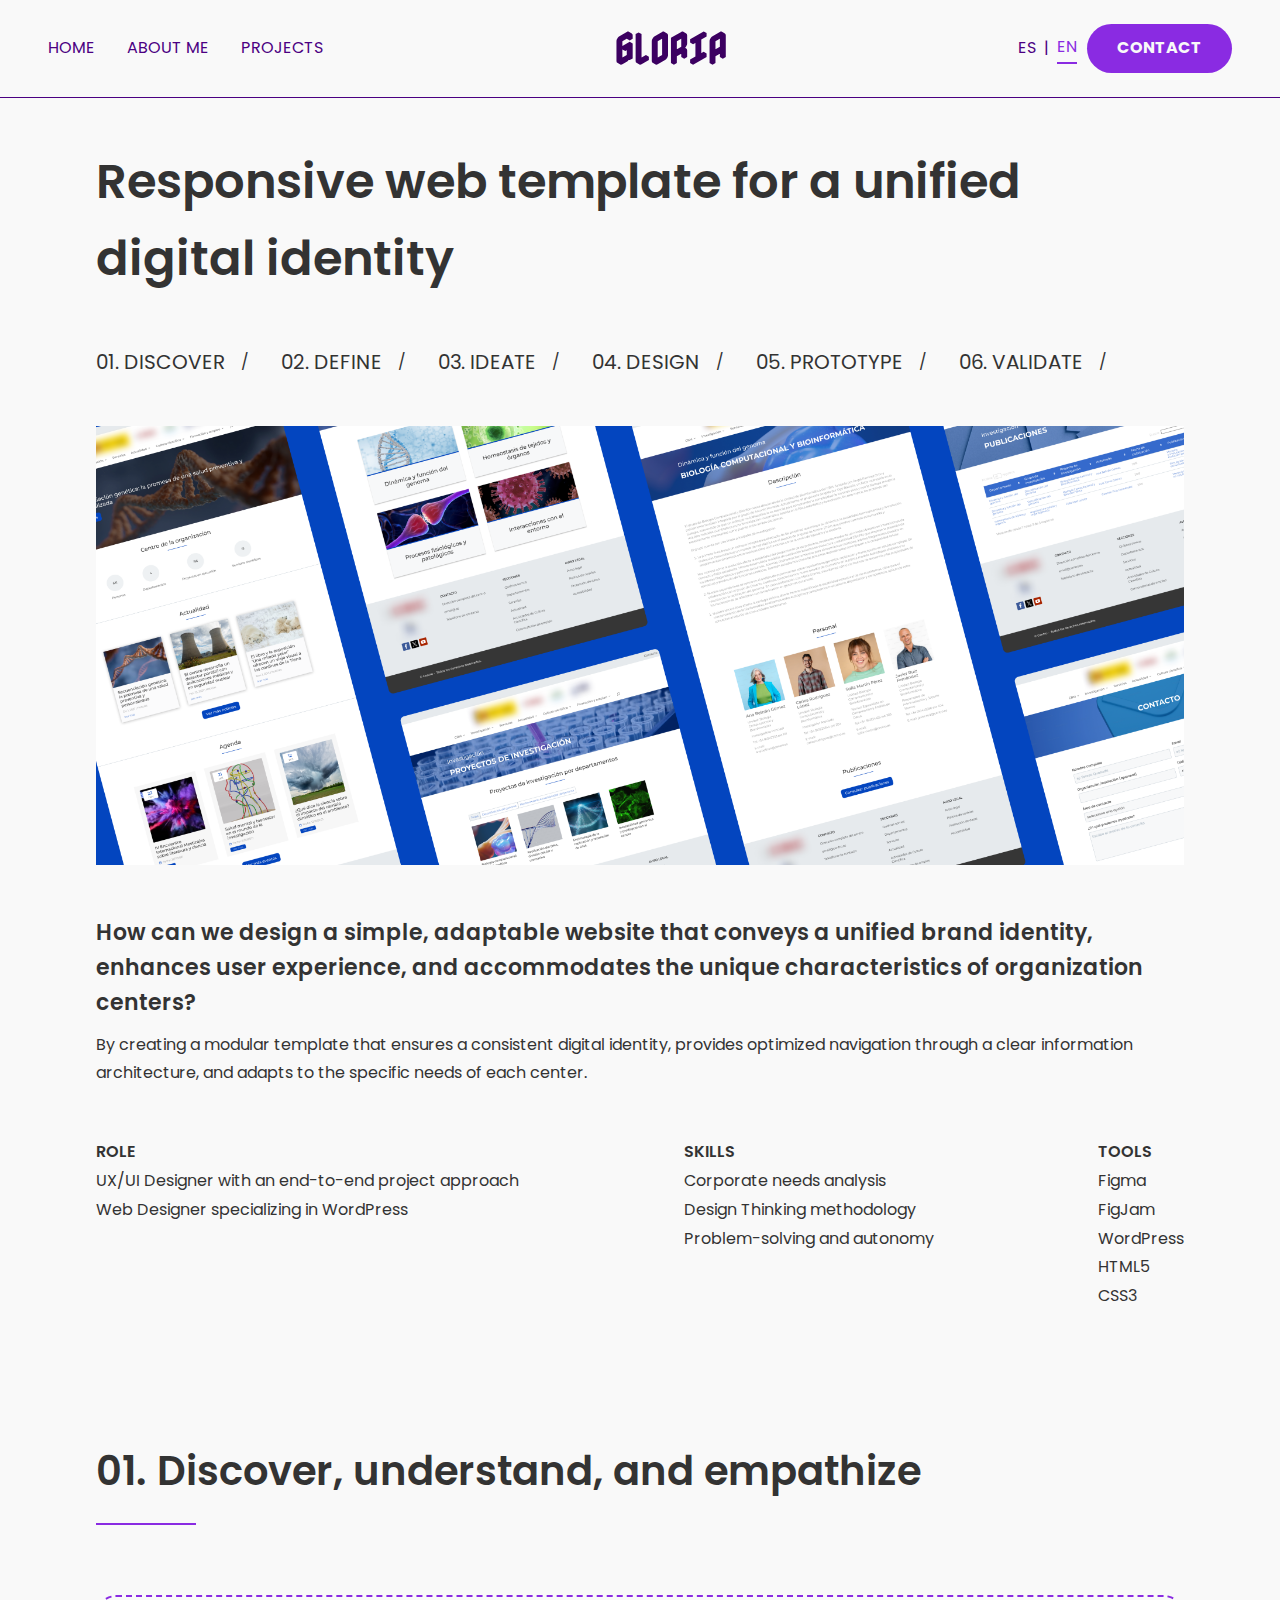
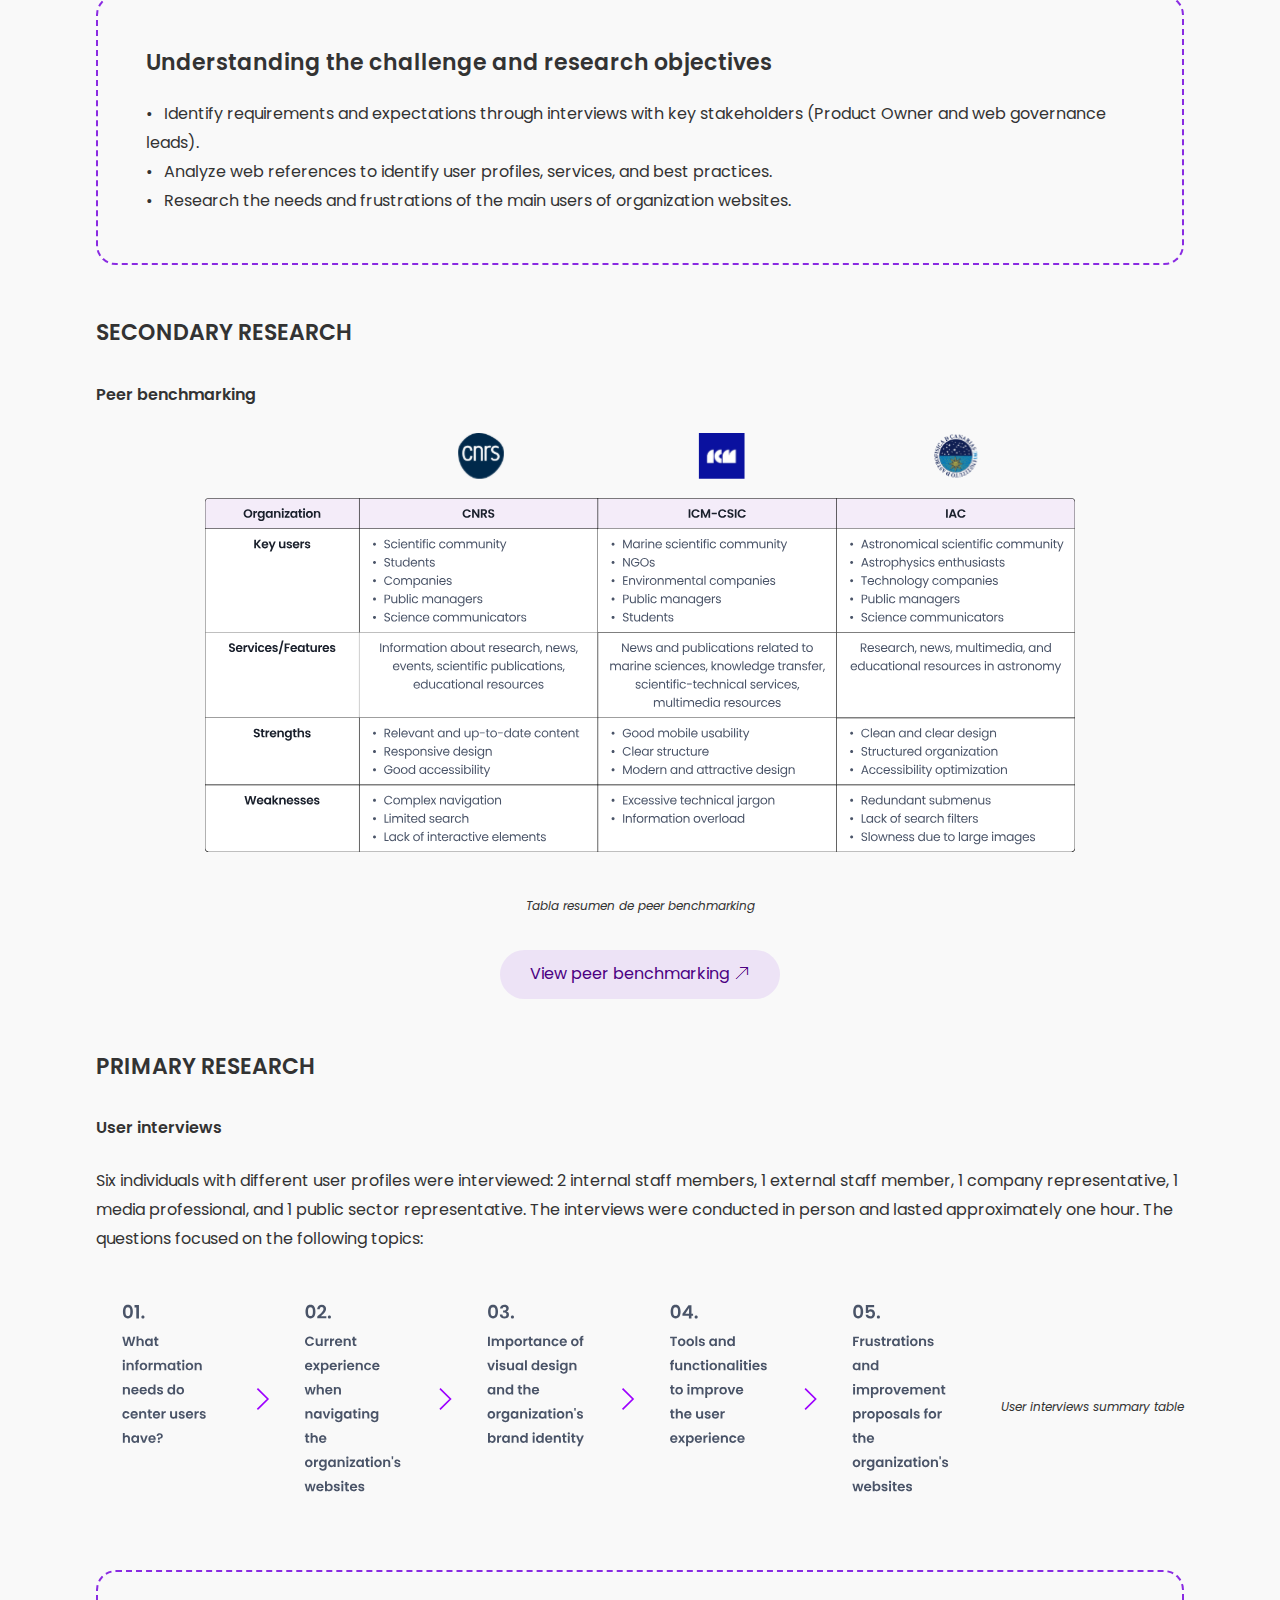
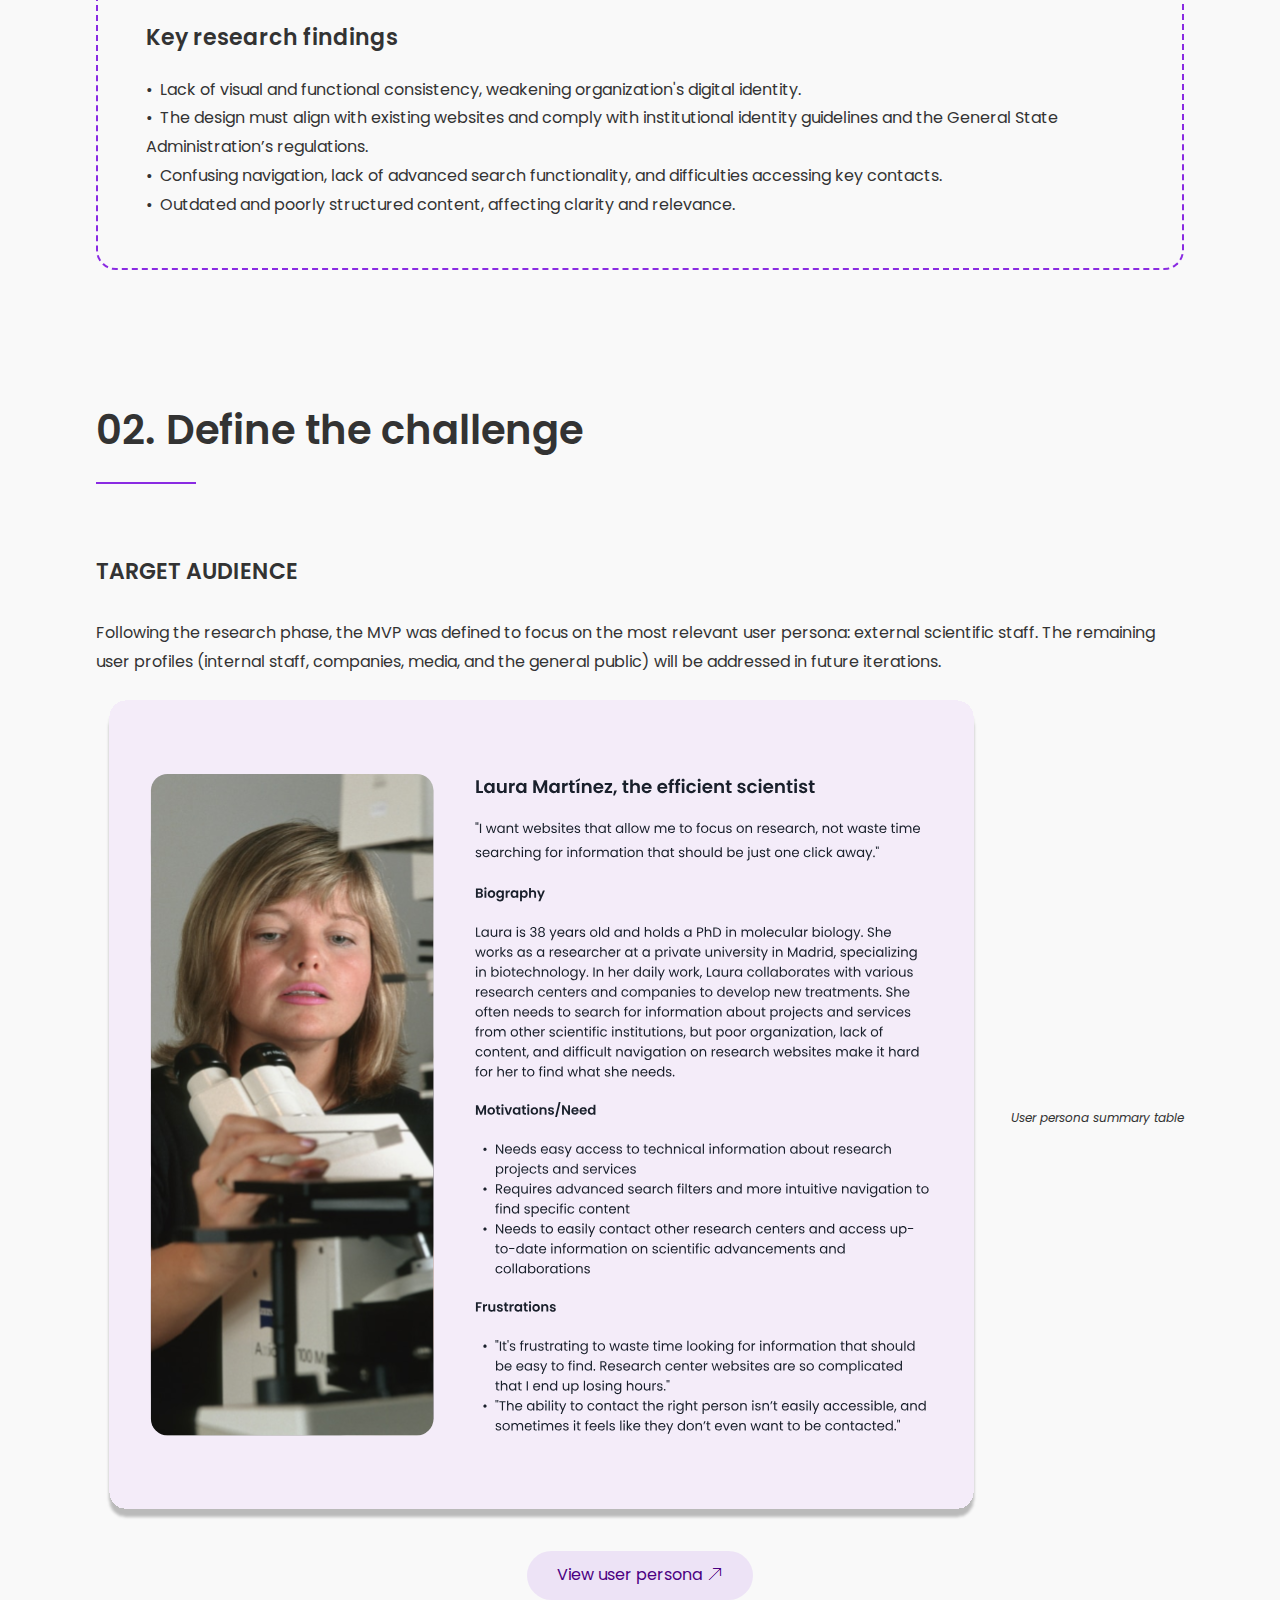
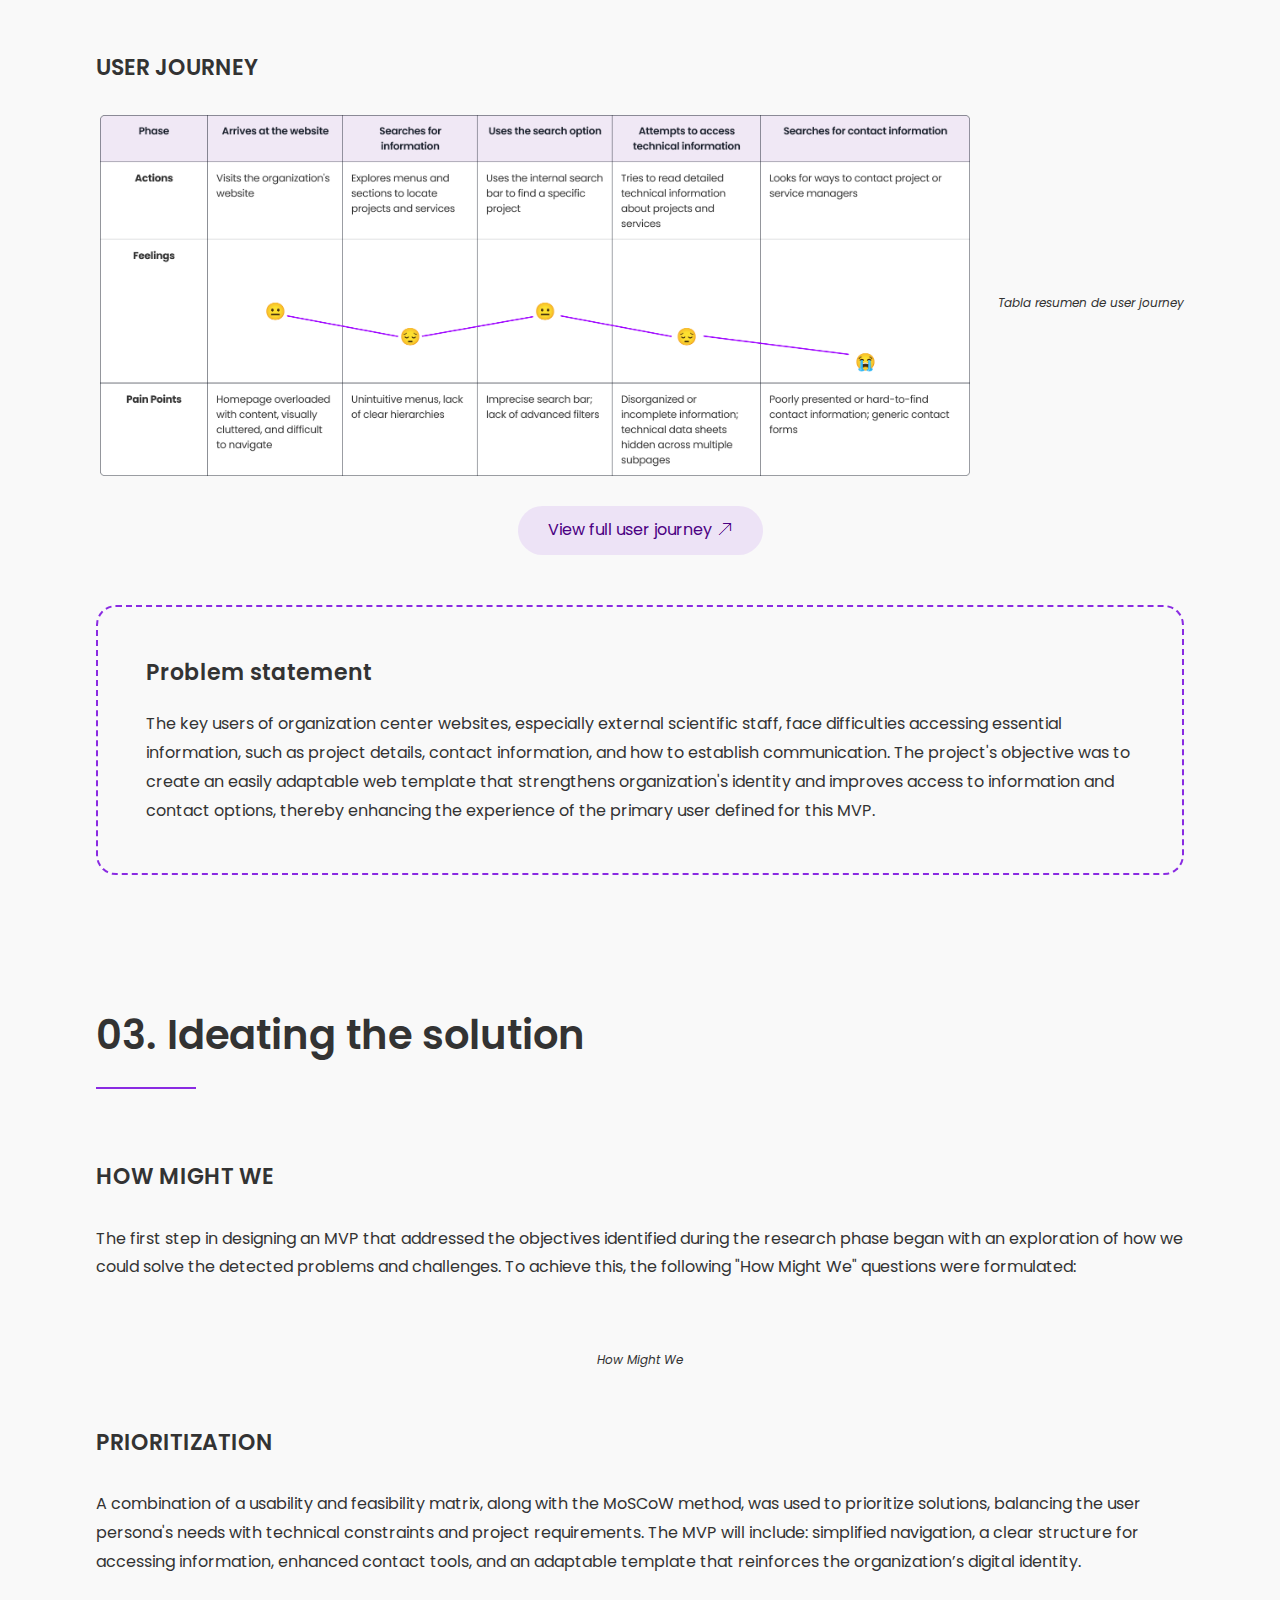
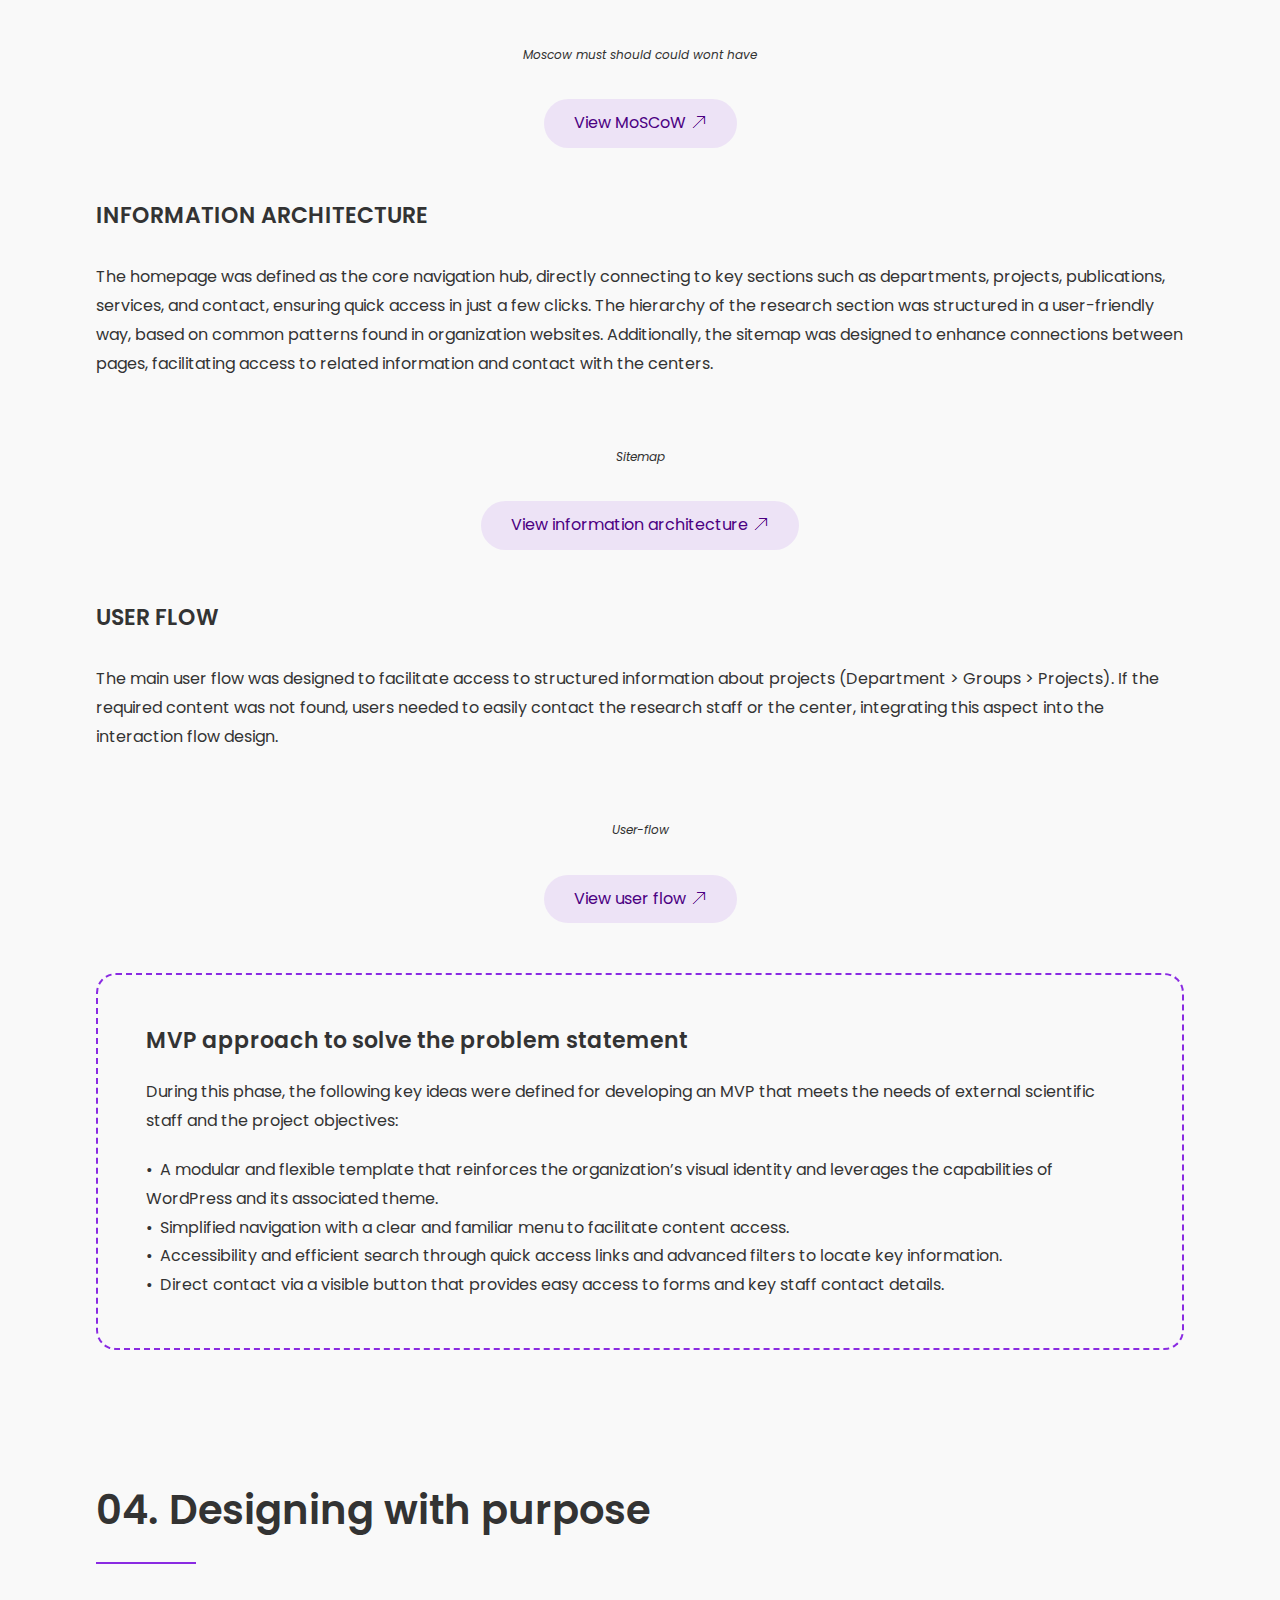
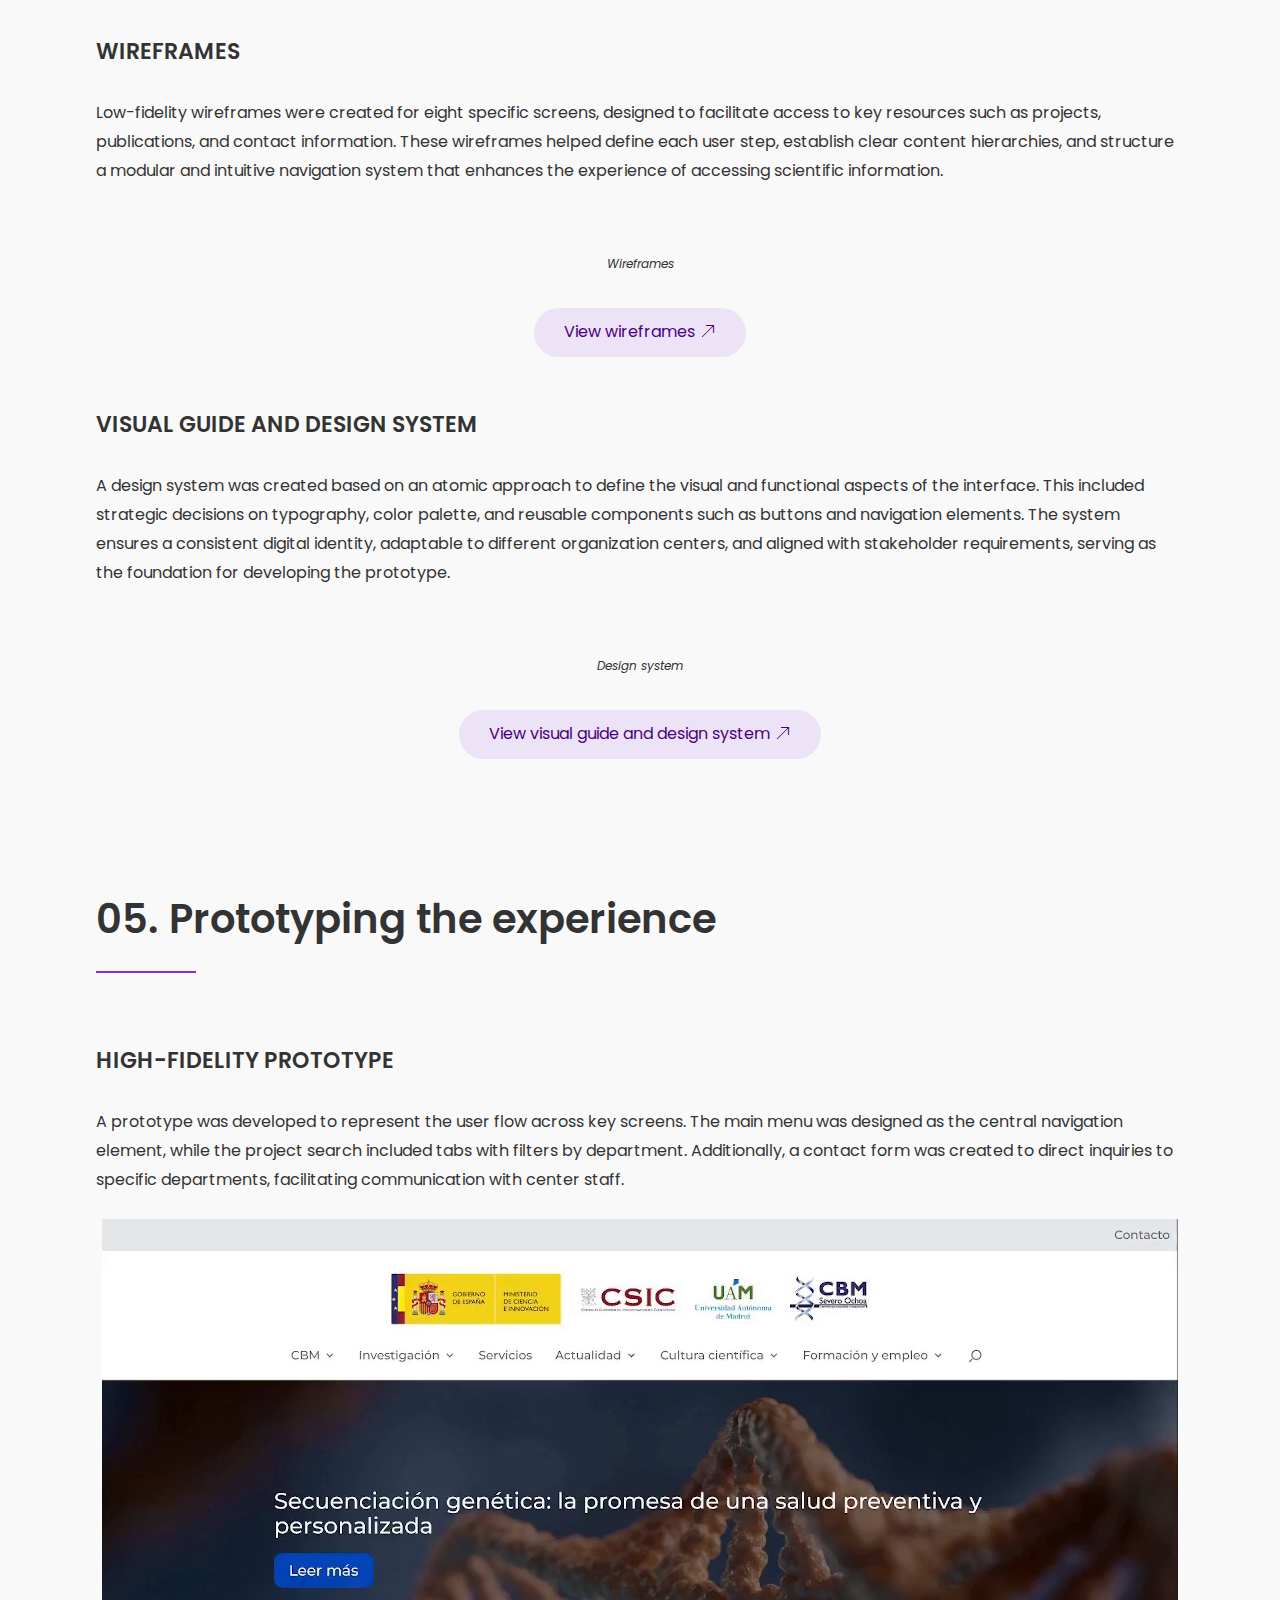
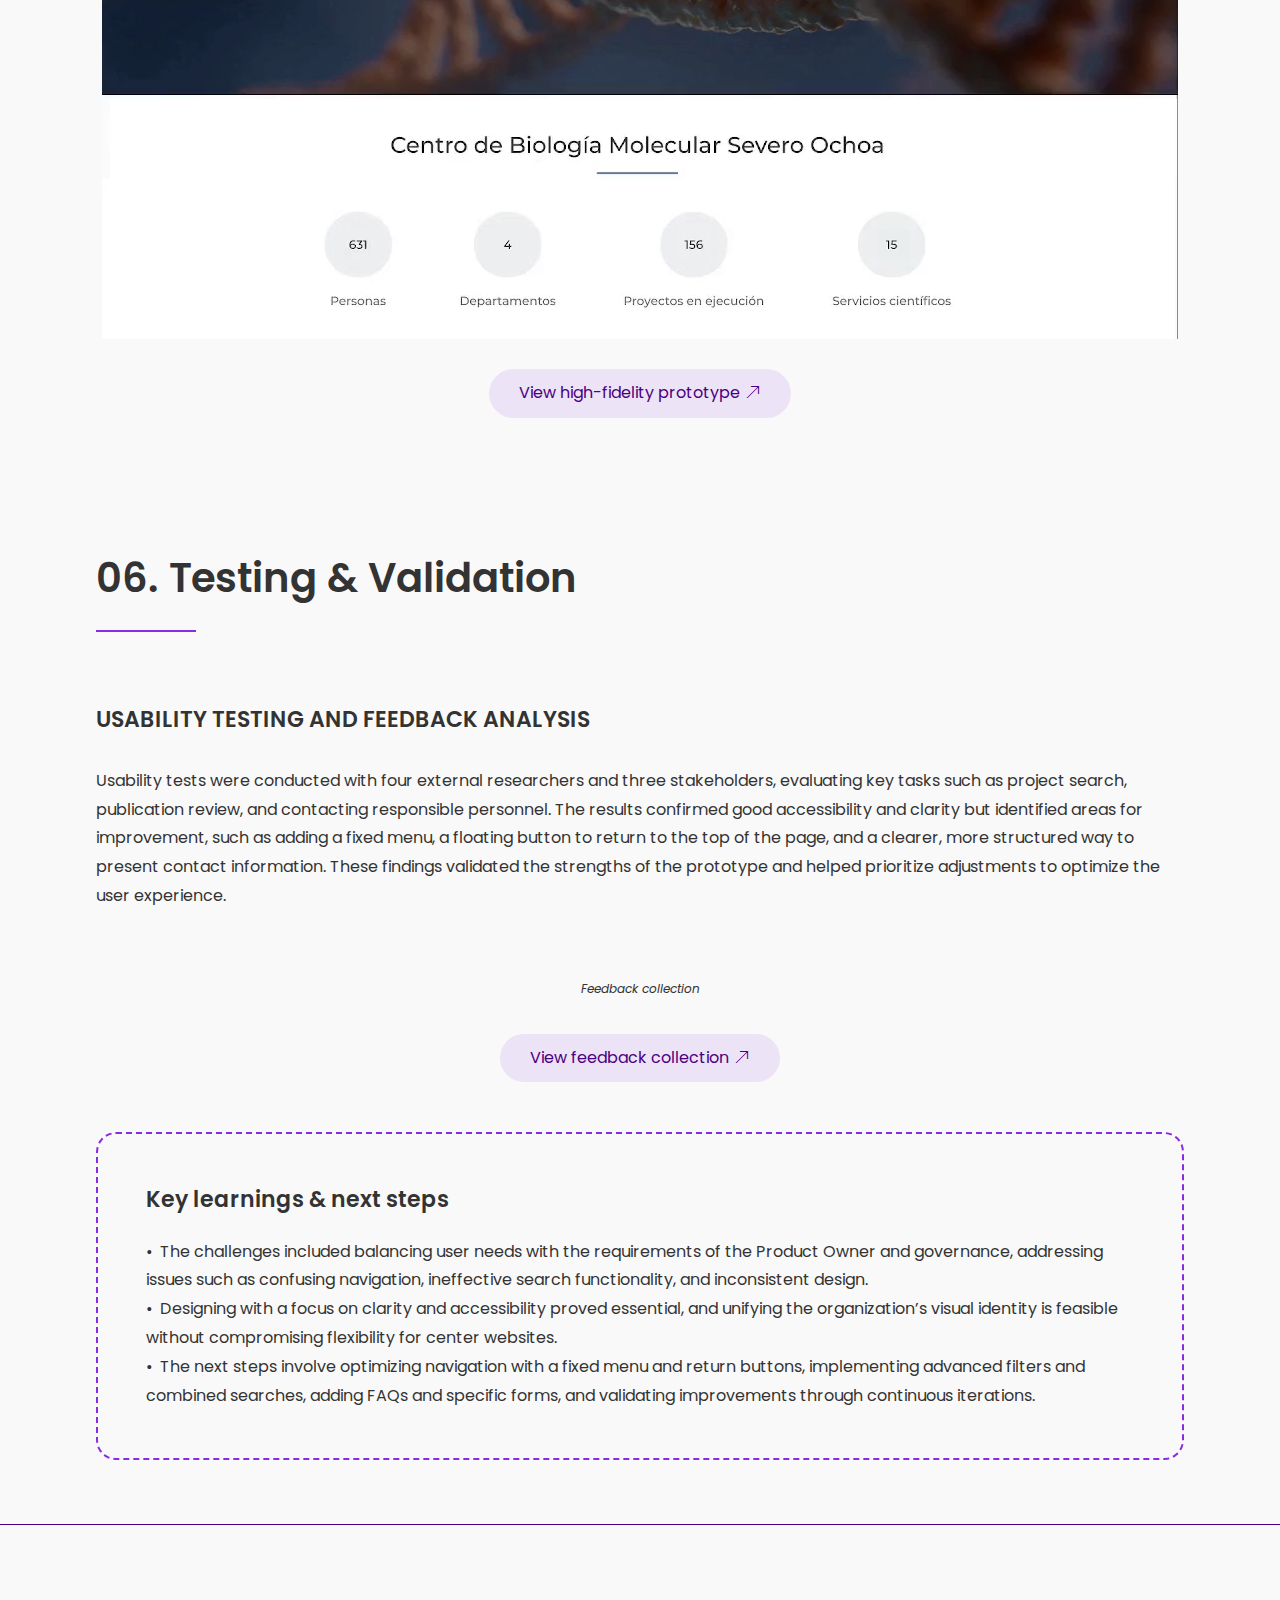
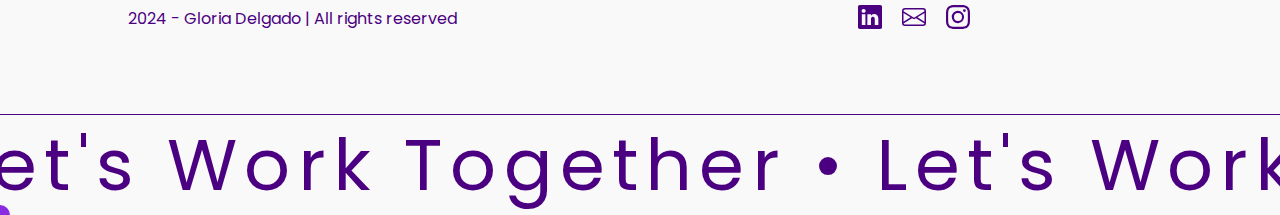
<file: project-plantilla-en.html>
<!DOCTYPE html>
<html lang="en">
<head>
    <meta charset="UTF-8">
    <meta name="viewport" content="width=device-width, initial-scale=1.0">
    <title>Gloria Delgado Portfolio | UX/UI Designer</title>

    <meta name="description" content="I'm Gloria Delgado, a UX/UI and web designer, and this is my portfolio.">
    <meta name="author" content="Gloria Delgado">

    <meta property="og:type" content="website">
    <!-- <meta property="og:url" content="#"> -->
    <meta property="og:title" content="Gloria Delgado Portfolio | UX/UI Designer">
    <meta property="og:description" content="I'm Gloria Delgado, a UX/UI and web designer, and this is my portfolio.">
    <!-- <meta property="og:image" content="#"> -->
    <meta property="og:site_name" content="Gloria Delgado Portfolio">

    <link rel="icon" type="image/png" sizes="16x16" href="assets/index/favicon-16x16.png">
    <link rel="icon" type="image/png" sizes="32x32" href="assets/index/favicon-32x32.png">
    <link rel="icon" type="image/png" sizes="96x96" href="assets/index/favicon-96x96.png">

    <link rel="stylesheet" href="css/reset.css">
    <link rel="stylesheet" href="css/global.css">
    <link rel="stylesheet" href="css/project.css">
    <script src="js/global.js" defer></script>
    <script src="js/project.js" defer></script>
    
    <link rel="preconnect" href="https://fonts.googleapis.com">
    <link rel="preconnect" href="https://fonts.gstatic.com" crossorigin>
    <link href="https://fonts.googleapis.com/css2?family=Poppins:ital,wght@0,100;0,200;0,300;0,400;0,500;0,600;0,700;0,800;0,900;1,100;1,200;1,300;1,400;1,500;1,600;1,700;1,800;1,900&family=Raleway:ital,wght@0,100..900;1,100..900&display=swap" rel="stylesheet">
</head>
<body>

    <!-- HEADER -->

    <header class="Header">

        <!-- Menu -->

        <nav class="Header-nav">
            <ul class="Header-menu">
                <li class="Header-menuItem">
                    <a href="index-en.html" title="Home" class="Header-menuLink">Home</a>
                </li>
                <li class="Header-menuItem">
                    <a href="about-me-en.html" title="About Me" class="Header-menuLink">About Me</a>
                </li>
                <li class="Header-menuItem">
                    <a href="index-en.html#work" title="Projects" class="Header-menuLink">Projects</a>
                </li>
            </ul>
        </nav>
        
        <!-- Logo -->

        <a href="index-en.html" title="Logo" class="Header-logo">
            <picture class="Header-picture">
                <img src="assets/index/logo-gloria-portfolio.svg" alt="Gloria Delgado logo" class="Header-logoImg">
            </picture>            
        </a>
        

        <div class="Header-options">

            <!-- Language Selector -->

            <div class="Header-optionsLanguage">
                <a href="project-plantilla.html" title="Spanish" class="Header-menuLink">ES</a> |
                <a href="project-plantilla-en.html" title="English" class="Header-menuLink">EN</a>
            </div>

            <!-- CTA Button -->

            <a href="mailto:gloriadelgadolopez@gmail.com?Subject=Let's%20connect!%20I'd%20love%20to%20discuss%20UX/UI%20opportunities." title="Contact" class="Header-optionsButton">Contact</a>

        </div>

        <button class="Header-hamburger" title="Open menu">
            <svg xmlns="http://www.w3.org/2000/svg" width="24" height="24" fill="none" stroke="currentColor" stroke-width="2" stroke-linecap="round" stroke-linejoin="round" class="Hamburger-icon">
                <line x1="3" y1="6" x2="21" y2="6"></line>
                <line x1="3" y1="12" x2="21" y2="12"></line>
                <line x1="3" y1="18" x2="21" y2="18"></line>
            </svg>
        </button>

    </header>

    <!-- MAIN CONTENT -->

    <main class="Main">
    
        <!-- HERO SECTION -->
        <section class="Hero">

            <!-- Title -->

            <header class="Hero-header">
                <h1 class="Hero-title">Responsive web template for a unified digital identity</h1>
            </header>

            <!-- Project nav menu -->
            <div class="Hero-nav">
                <ul class="Hero-navMenu">
                    <li class="Hero-menuItem">
                        <a href="project-plantilla-en.html#discover" title="Discover" class="Hero-menuLink">01. Discover</a>
                    </li>
                    <li class="Hero-menuItem">
                        <a href="project-plantilla-en.html#define" title="Define" class="Hero-menuLink">02. Define</a>
                    </li>
                    <li class="Hero-menuItem">
                        <a href="project-plantilla-en.html#ideation" title="Ideate" class="Hero-menuLink">03. Ideate</a>
                    </li>
                    <li class="Hero-menuItem">
                        <a href="project-plantilla-en.html#design" title="Design" class="Hero-menuLink">04. Design</a>
                    </li>
                    <li class="Hero-menuItem">
                        <a href="project-plantilla-en.html#prototyping" title="Prototype" class="Hero-menuLink">05. Prototype</a>
                    </li>
                    <li class="Hero-menuItem">
                        <a href="project-plantilla-en.html#testing" title="Validate" class="Hero-menuLink">06. Validate</a>
                    </li>
                </ul>
            </div>

            <!-- Image -->

            <div class="Hero-image">
                <picture class="Hero-picture">
                    <img src="assets/project-plantilla/es/portada-portfolio-proyecto-plantilla.png" alt="Preview of the web template for organization centers" loading="lazy" class="Hero-imageImg">
                </picture>
            </div>

            <!-- Description -->

            <article class="Hero-description">
                <h3 class="Hero-descriptionPrimary">How can we design a simple, adaptable website that conveys a unified brand identity, enhances user experience, and accommodates the unique characteristics of organization centers?</h3>
                <p class="Hero-descriptionSecondary">By creating a modular template that ensures a consistent digital identity, provides optimized navigation through a clear information architecture, and adapts to the specific needs of each center.</p>
            </article>

            <!-- Details -->

            <div class="Hero-details">
                <!-- Role -->
                <div class="Hero-detailsSection">
                    <p class="Hero-detailsTitle"><strong>Role</strong></p>
                    <ul class="Hero-detailsList">
                        <li class="Hero-detailsItem">UX/UI Designer with an end-to-end project approach</li>
                        <li class="Hero-detailsItem">Web Designer specializing in WordPress</li>
                    </ul>
                </div>

                <!-- Skills -->
                <div class="Hero-detailsSection">
                    <p class="Hero-detailsTitle"><strong>Skills</strong></p>
                    <ul class="Hero-detailsList">
                        <li class="Hero-detailsItem">Corporate needs analysis</li>
                        <li class="Hero-detailsItem">Design Thinking methodology</li>
                        <li class="Hero-detailsItem">Problem-solving and autonomy</li>
                    </ul>
                </div>

                <!-- Tools -->
                <div class="Hero-detailsSection">
                    <p class="Hero-detailsTitle"><strong>Tools</strong></p>
                    <ul class="Hero-detailsList">
                        <li class="Hero-detailsItem">Figma</li>
                        <li class="Hero-detailsItem">FigJam</li>
                        <li class="Hero-detailsItem">WordPress</li>
                        <li class="Hero-detailsItem">HTML5</li>
                        <li class="Hero-detailsItem">CSS3</li>
                    </ul>
                </div>
            </div>
        </section>

        <!-- SECTION 01.DISCOVER -->
         
        <section id='discover' class="Section Section--discover">

            <!-- Title -->
            <div class="Section-h2">
                <h2 class="Section-title">01. Discover, understand, and empathize</h2>
                <hr class="hr">
            </div>

            <!-- Highlighted: Challenge -->
            <article class="Section-highlighted">
                <h3 class="Section-highlightedH3">Understanding the challenge and research objectives</h3>
                <ul class="Section-highlightedList">
                    <li class="Section-highlightedItem">
                        Identify requirements and expectations through interviews with key stakeholders (Product Owner and web governance leads).
                    </li>
                    <li class="Section-highlightedItem">
                        Analyze web references to identify user profiles, services, and best practices.
                    </li>
                    <li class="Section-highlightedItem">
                        Research the needs and frustrations of the main users of organization websites.
                     </li>                     
                </ul>                
            </article>

            <!-- Secondary Research -->
            <article class="Section-step">
                <h3 class="Section-stepH3">Secondary Research</h3>
                <div class="Section-stepMethodology">
                    <p class="Methodology-title">Peer benchmarking</p>
                    <div class="Methodology-image">
                        <picture class="Methodology-picture">
                            <img src="assets/project-plantilla/en/portfolio-proyecto-plantilla-peerbenchmarking.svg" alt="Tabla resumen de peer benchmarking" loading="lazy" class="Methodology-imageImg"> 
                        </picture>
                        <a href="https://www.figma.com/design/Edc57R3UfrCfovZS2fOnwy/Web-plantilla-centros-investigaci%C3%B3n?node-id=318-2&t=m0XbrrRPPcTE3pOB-1" title="Peer becnhmarking" target="_blank" rel="noopener noreferrer" class="Methodology-button Secondary-button">View peer benchmarking</a>
                    </div>
                </div>
            </article>

            <!-- Primary Research -->
            <article class="Section-step">
                <h3 class="Section-stepH3">Primary Research</h3>
                <div class="Section-stepMethodology">
                    <p class="Methodology-title">User interviews</p>
                    <p class="Methodology-description">
                        Six individuals with different user profiles were interviewed: 2 internal staff members, 1 external staff member, 1 company representative, 1 media professional, and 1 public sector representative. 
                        The interviews were conducted in person and lasted approximately one hour. 
                        The questions focused on the following topics:
                    </p>                    
                    <div class="Methodology-image">
                        <picture class="Methodology-picture">
                            <img src="assets/project-plantilla/en/portfolio-proyecto-plantilla-user-interviews.svg" alt="User interviews summary table" loading="lazy" class="Methodology-imageImg"> 
                        </picture>
                        <!-- <a href="#" title="User interviews" target="_blank" rel="noopener noreferrer" class="Methodology-button Secondary-button">User interviews summary table</a> -->
                    </div>
                </div>
            </article>

            <!-- Highlighted: Key Findings -->
            <article class="Section-highlighted">
                <h3 class="Section-highlightedH3">Key research findings</h3>
                <ul class="Section-highlightedList">
                    <li class="Section-highlightedItem">Lack of visual and functional consistency, weakening organization's digital identity.</li>
                    <li class="Section-highlightedItem">The design must align with existing websites and comply with institutional identity guidelines and the General State Administration’s regulations.</li>
                    <li class="Section-highlightedItem">Confusing navigation, lack of advanced search functionality, and difficulties accessing key contacts.</li>
                    <li class="Section-highlightedItem">Outdated and poorly structured content, affecting clarity and relevance.</li>
                </ul>                
            </article>
        </section>

        <!-- SECTION 02.DEFINE -->

        <section id='define' class="Section Section--define">

            <!-- Title -->
            <div class="Section-h2">
                <h2 class="Section-title">02. Define the challenge</h2>
                <hr class="hr">
            </div>

            <!-- Target Audience -->
            <article class="Section-step">
                <h3 class="Section-stepH3">Target Audience</h3>
                <div class="Section-stepMethodology">
                    <p class="Methodology-description">
                        Following the research phase, the MVP was defined to focus on the most relevant user persona: external scientific staff. The remaining user profiles (internal staff, companies, media, and the general public) will be addressed in future iterations.
                    </p>
                    <div class="Methodology-image">
                        <picture class="Methodology-picture">
                            <img src="assets/project-plantilla/en/portfolio-proyecto-plantilla-user-persona.svg" alt="User persona summary table" loading="lazy" class="Methodology-imageImg"> 
                        </picture>
                        <a href="https://www.figma.com/design/Edc57R3UfrCfovZS2fOnwy/Web-plantilla-centros-investigaci%C3%B3n?node-id=322-110&t=m0XbrrRPPcTE3pOB-1" title="User persona" target="_blank" rel="noopener noreferrer" class="Methodology-button Secondary-button">View user persona</a>
                    </div>
                </div>
            </article>

            <!-- User Journey -->
            <article class="Section-step">
                <h3 class="Section-stepH3">User Journey</h3>
                <div class="Section-stepMethodology">
                    <div class="Methodology-image">
                        <picture class="Methodology-picture">
                            <img src="assets/project-plantilla/en/portfolio-proyecto-plantilla-user-journey.png" alt="Tabla resumen de user journey" loading="lazy" class="Methodology-imageImg"> 
                        </picture>
                        <a href="https://www.figma.com/design/Edc57R3UfrCfovZS2fOnwy/Web-plantilla-centros-investigaci%C3%B3n?node-id=325-131&t=m0XbrrRPPcTE3pOB-1" title="User journey" target="_blank" rel="noopener noreferrer" class="Methodology-button Secondary-button">View full user journey</a>
                    </div>
                </div>
            </article>

            <!-- Highlighted: Problem Statement -->
            <article class="Section-highlighted">
                <h3 class="Section-highlightedH3">Problem statement</h3>
                <div class="Section-highlightedList">
                    <p class="Section-highlightedText">The key users of organization center websites, especially external scientific staff, face difficulties accessing essential information, such as project details, contact information, and how to establish communication. The project's objective was to create an easily adaptable web template that strengthens organization's identity and improves access to information and contact options, thereby enhancing the experience of the primary user defined for this MVP.</p>
                </div>
            </article>
        </section>

        <!-- SECTION 03.IDEATION -->

        <section id='ideation' class="Section Section--ideation">

            <!-- Title -->
            <div class="Section-h2">
                <h2 class="Section-title">03. Ideating the solution</h2>
                <hr class="hr">
            </div>

            <!-- How Might We -->
            <article class="Section-step">
                <h3 class="Section-stepH3">How Might We</h3>
                <div class="Section-stepMethodology">
                    <p class="Methodology-description">
                        The first step in designing an MVP that addressed the objectives identified during the research phase began with an exploration of how we could solve the detected problems and challenges. To achieve this, the following "How Might We" questions were formulated:
                    </p>                    
                    <div class="Methodology-image">
                        <picture class="Methodology-picture">
                            <img src="assets/project-plantilla/en/portfolio-proyecto-plantilla-how-might-we.svg" alt="How Might We" loading="lazy" class="Methodology-imageImg"> 
                        </picture>
                        <!-- <a href="#" title="How might we" target="_blank" rel="noopener noreferrer" class="Methodology-button Secondary-button">Ver How might we</a> -->
                    </div>
                </div>
            </article>

            <!-- Prioritization -->
            <article class="Section-step">
                <h3 class="Section-stepH3">Prioritization</h3>
                <div class="Section-stepMethodology">
                    <p class="Methodology-description">
                        A combination of a usability and feasibility matrix, along with the MoSCoW method, was used to prioritize solutions, balancing the user persona's needs with technical constraints and project requirements. The MVP will include: simplified navigation, a clear structure for accessing information, enhanced contact tools, and an adaptable template that reinforces the organization’s digital identity.
                     </p>                                      
                    <div class="Methodology-image">
                        <picture class="Methodology-picture">
                            <img src="assets/project-plantilla/en/portfolio-proyecto-plantilla-matriz-usabilidad-viabilidad-moscow.svg" alt="Moscow must should could wont have" loading="lazy" class="Methodology-imageImg"> 
                        </picture>
                        <a href="https://www.figma.com/design/Edc57R3UfrCfovZS2fOnwy/Web-plantilla-centros-investigaci%C3%B3n?node-id=325-316&t=m0XbrrRPPcTE3pOB-1" title="Moscow" target="_blank" rel="noopener noreferrer" class="Methodology-button Secondary-button">View MoSCoW</a>
                    </div>
                </div>
            </article>

            <!-- Information Architecture -->
            <article class="Section-step">
                <h3 class="Section-stepH3">Information Architecture</h3>
                <div class="Section-stepMethodology">
                    <p class="Methodology-description">
                        The homepage was defined as the core navigation hub, directly connecting to key sections such as departments, projects, publications, services, and contact, ensuring quick access in just a few clicks. The hierarchy of the research section was structured in a user-friendly way, based on common patterns found in organization websites. Additionally, the sitemap was designed to enhance connections between pages, facilitating access to related information and contact with the centers.
                     </p>                               
                    <div class="Methodology-image">
                        <picture class="Methodology-picture"> 
                            <img src="assets/project-plantilla/en/portfolio-proyecto-plantilla-sitemap.svg" alt="Sitemap" loading="lazy" class="Methodology-imageImg"> 
                        </picture>
                        <a href="https://www.figma.com/design/Edc57R3UfrCfovZS2fOnwy/Web-plantilla-centros-investigaci%C3%B3n?node-id=325-400&t=m0XbrrRPPcTE3pOB-1" title="Information arquitecture" target="_blank" rel="noopener noreferrer" class="Methodology-button Secondary-button">View information architecture</a>
                    </div>
                </div>
            </article>

            <!-- User Flows -->
            <article class="Section-step">
                <h3 class="Section-stepH3">User Flow</h3>
                <div class="Section-stepMethodology">
                    <p class="Methodology-description">
                        The main user flow was designed to facilitate access to structured information about projects (Department > Groups > Projects). If the required content was not found, users needed to easily contact the research staff or the center, integrating this aspect into the interaction flow design.
                    </p>                    
                    <div class="Methodology-image">
                        <picture class="Methodology-picture">
                            <img src="assets/project-plantilla/en/portfolio-proyecto-plantilla-user-flow.svg" alt="User-flow" loading="lazy" class="Methodology-imageImg"> 
                        </picture>
                        <a href="https://www.figma.com/design/Edc57R3UfrCfovZS2fOnwy/Web-plantilla-centros-investigaci%C3%B3n?node-id=325-621&t=m0XbrrRPPcTE3pOB-1" title="User flow" target="_blank" rel="noopener noreferrer" class="Methodology-button Secondary-button">View user flow</a>
                    </div>
                </div>
            </article>

            <!-- Highlighted: MVP Approach -->
            <article class="Section-highlighted">
                <h3 class="Section-highlightedH3">MVP approach to solve the problem statement</h3>
                <p class="Section-highlightedText">During this phase, the following key ideas were defined for developing an MVP that meets the needs of external scientific staff and the project objectives:</p>
                <ul class="Section-highlightedList">
                    <li class="Section-highlightedItem">A modular and flexible template that reinforces the organization’s visual identity and leverages the capabilities of WordPress and its associated theme.</li>                     
                    <li class="Section-highlightedItem">Simplified navigation with a clear and familiar menu to facilitate content access.</li>
                    <li class="Section-highlightedItem">Accessibility and efficient search through quick access links and advanced filters to locate key information.</li>
                    <li class="Section-highlightedItem">Direct contact via a visible button that provides easy access to forms and key staff contact details.</li>
                </ul>
            </article>
        </section>

        <!-- SECTION 04.DESIGN -->

        <section id='design' class="Section Section--design">

            <!-- Title -->
            <div class="Section-h2">
                <h2 class="Section-title">04. Designing with purpose</h2>
                <hr class="hr">
            </div>

            <!-- Wireframes -->
            <article class="Section-step">
                <h3 class="Section-stepH3">Wireframes</h3>
                <div class="Section-stepMethodology">
                    <p class="Methodology-description">
                        Low-fidelity wireframes were created for eight specific screens, designed to facilitate access to key resources such as projects, publications, and contact information. These wireframes helped define each user step, establish clear content hierarchies, and structure a modular and intuitive navigation system that enhances the experience of accessing scientific information.
                    </p>
                    <div class="Methodology-image">
                        <picture class="Methodology-picture"> 
                            <img src="assets/project-plantilla/es/portfolio-proyecto-plantilla-wireframes.svg" alt="Wireframes" loading="lazy" class="Methodology-imageImg"> 
                        </picture>
                        <a href="https://www.figma.com/design/Edc57R3UfrCfovZS2fOnwy/Web-plantilla-centros-investigaci%C3%B3n?node-id=93-164&t=m0XbrrRPPcTE3pOB-1" title="Wireframes" target="_blank" rel="noopener noreferrer" class="Methodology-button Secondary-button">View wireframes</a>
                    </div>
                </div>
            </article>

            <!-- Visual Guide and Design System -->
            <article class="Section-step">
                <h3 class="Section-stepH3">Visual Guide and Design System</h3>
                <div class="Section-stepMethodology">
                    <p class="Methodology-description">
                        A design system was created based on an atomic approach to define the visual and functional aspects of the interface. This included strategic decisions on typography, color palette, and reusable components such as buttons and navigation elements. The system ensures a consistent digital identity, adaptable to different organization centers, and aligned with stakeholder requirements, serving as the foundation for developing the prototype.
                     </p>                                        
                    <div class="Methodology-image">
                        <picture class="Methodology-picture">
                            <img src="assets/project-plantilla/es/portfolio-proyecto-plantilla-design-system.svg" alt="Design system" loading="lazy" class="Methodology-imageImg"> 
                        </picture>
                        <a href="https://www.figma.com/design/Edc57R3UfrCfovZS2fOnwy/Web-plantilla-centros-investigaci%C3%B3n?node-id=93-6075&t=m0XbrrRPPcTE3pOB-1" title="Design system" target="_blank" rel="noopener noreferrer" class="Methodology-button Secondary-button">View visual guide and design system</a>
                    </div>
                </div>
            </article>

        </section>

        <!-- SECTION 05.PROTOTYPING -->

        <section id='prototyping' class="Section Section--prototyping">

            <!-- Title -->
            <div class="Section-h2">
                <h2 class="Section-title">05. Prototyping the experience</h2>
                <hr class="hr">
            </div>

            <!-- High-Fidelity Prototype -->
            <article class="Section-step">
                <h3 class="Section-stepH3">High-Fidelity Prototype</h3>
                <div class="Section-stepMethodology">
                    <p class="Methodology-description">
                        A prototype was developed to represent the user flow across key screens. The main menu was designed as the central navigation element, while the project search included tabs with filters by department. Additionally, a contact form was created to direct inquiries to specific departments, facilitating communication with center staff.
                    </p>                    
                    <div class="Methodology-image">
                        <video class="Methodology-video" autoplay muted loop playsinline>
                            <source src="assets/project-plantilla/es/portfolio-proyecto-plantilla-prototipo.mp4" type="video/mp4">
                        </video>
                        <a href="https://www.figma.com/design/Edc57R3UfrCfovZS2fOnwy/Web-plantilla-centros-investigaci%C3%B3n?node-id=325-5293&t=m0XbrrRPPcTE3pOB-1" title="View high-fidelity prototype" target="_blank" rel="noopener noreferrer" class="Methodology-button Secondary-button">View high-fidelity prototype</a>
                    </div>
                </div>
            </article>
        </section>

        <!-- SECTION 06.TESTING -->

        <section id='testing' class="Section Section--testing">

            <!-- Title -->
            <div class="Section-h2">
                <h2 class="Section-title">06. Testing & Validation</h2>
                <hr class="hr">
            </div>

            <!-- Usability Test Plan & Feedback Collection -->
            <article class="Section-step">
                <h3 class="Section-stepH3">Usability Testing and Feedback Analysis</h3>
                <div class="Section-stepMethodology">
                    <p class="Methodology-description">
                        Usability tests were conducted with four external researchers and three stakeholders, evaluating key tasks such as project search, publication review, and contacting responsible personnel. The results confirmed good accessibility and clarity but identified areas for improvement, such as adding a fixed menu, a floating button to return to the top of the page, and a clearer, more structured way to present contact information. These findings validated the strengths of the prototype and helped prioritize adjustments to optimize the user experience.
                    </p>
                    <div class="Methodology-image">
                        <picture class="Methodology-picture">
                            <img src="assets/project-plantilla/en/portfolio-proyecto-plantilla-testing.svg" alt="Feedback collection" loading="lazy" class="Methodology-imageImg"> 
                        </picture>
                        <a href="https://www.figma.com/design/Edc57R3UfrCfovZS2fOnwy/Web-plantilla-centros-investigaci%C3%B3n?node-id=325-8387&t=m0XbrrRPPcTE3pOB-1" title="Feedback" target="_blank" rel="noopener noreferrer" class="Methodology-button Secondary-button">View feedback collection</a>
                    </div>
                </div>
            </article>

            <!-- Highlighted: Learnings & Next Steps -->
            <article class="Section-highlighted">
                <h3 class="Section-highlightedH3">Key learnings & next steps</h3>
                <ul class="Section-highlightedList">
                    <li class="Section-highlightedItem">The challenges included balancing user needs with the requirements of the Product Owner and governance, addressing issues such as confusing navigation, ineffective search functionality, and inconsistent design.</li>
                    <li class="Section-highlightedItem">Designing with a focus on clarity and accessibility proved essential, and unifying the organization’s visual identity is feasible without compromising flexibility for center websites.</li>                     
                    <li class="Section-highlightedItem">The next steps involve optimizing navigation with a fixed menu and return buttons, implementing advanced filters and combined searches, adding FAQs and specific forms, and validating improvements through continuous iterations.</li>
                </ul>
            </article>
        </section>


        <!-- Botón de volver arriba -->

        <button class="BackToTop" aria-label="Volver arriba" title="Volver al inicio de la página">
            <svg class="Arrow-icon" xmlns="http://www.w3.org/2000/svg" width="24" height="24" viewBox="0 0 24 24" fill="none" stroke="currentColor" stroke-width="1" stroke-linecap="round" stroke-linejoin="round">
                <path d="M12 19V5"></path>
                <path d="M19 12l-7-7-7 7"></path>
            </svg>
        </button>        

    </main>

        <!-- FOOTER -->

    <footer class="Footer">
        <div class="Footer-content">

            <!-- Copyright -->
            <p class="Footer-copyright">2024 - Gloria Delgado | All rights reserved</p>

        <!-- Social media items -->

        <ul class="Footer-social">
            <li class="Footer-socialItem">
                <a href="https://www.linkedin.com/in/gloria-delgado-lopez/" title="Go to LinkedIn profile" target="_blank" rel="noopener noreferrer" class="Footer-socialLink">
                    <svg xmlns="http://www.w3.org/2000/svg" fill="currentColor" class="bi bi-linkedin Footer-socialIcon" viewBox="0 0 16 16">
                        <path d="M0 1.146C0 .513.526 0 1.175 0h13.65C15.474 0 16 .513 16 1.146v13.708c0 .633-.526 1.146-1.175 1.146H1.175C.526 16 0 15.487 0 14.854zm4.943 12.248V6.169H2.542v7.225zm-1.2-8.212c.837 0 1.358-.554 1.358-1.248-.015-.709-.52-1.248-1.342-1.248S2.4 3.226 2.4 3.934c0 .694.521 1.248 1.327 1.248zm4.908 8.212V9.359c0-.216.016-.432.08-.586.173-.431.568-.878 1.232-.878.869 0 1.216.662 1.216 1.634v3.865h2.401V9.25c0-2.22-1.184-3.252-2.764-3.252-1.274 0-1.845.7-2.165 1.193v.025h-.016l.016-.025V6.169h-2.4c.03.678 0 7.225 0 7.225z"/>
                      </svg>                          
                </a>
            </li>
            <li class="Footer-socialItem">
                <a href="mailto:gloriadelgadolopez@gmail.com?subject=Hablemos%20de%20dise%C3%B1o%20UX%2FUI" title="Send an email" target="_blank" rel="noopener noreferrer" class="Footer-socialLink">
                    <svg xmlns="http://www.w3.org/2000/svg" fill="currentColor" class="bi bi-envelope Footer-socialIcon" viewBox="0 0 16 16">
                        <path d="M0 4a2 2 0 0 1 2-2h12a2 2 0 0 1 2 2v8a2 2 0 0 1-2 2H2a2 2 0 0 1-2-2zm2-1a1 1 0 0 0-1 1v.217l7 4.2 7-4.2V4a1 1 0 0 0-1-1zm13 2.383-4.708 2.825L15 11.105zm-.034 6.876-5.64-3.471L8 9.583l-1.326-.795-5.64 3.47A1 1 0 0 0 2 13h12a1 1 0 0 0 .966-.741M1 11.105l4.708-2.897L1 5.383z"/>
                      </svg>                          
                </a>
            </li>
            <li class="Footer-socialItem">
                <a href="https://www.instagram.com/gloriaove_dl/" title="Go to Instagram profile" target="_blank" rel="noopener noreferrer" class="Footer-socialLink">
                    <svg xmlns="http://www.w3.org/2000/svg" fill="currentColor" class="bi bi-instagram Footer-socialIcon" viewBox="0 0 16 16">
                        <path d="M8 0C5.829 0 5.556.01 4.703.048 3.85.088 3.269.222 2.76.42a3.9 3.9 0 0 0-1.417.923A3.9 3.9 0 0 0 .42 2.76C.222 3.268.087 3.85.048 4.7.01 5.555 0 5.827 0 8.001c0 2.172.01 2.444.048 3.297.04.852.174 1.433.372 1.942.205.526.478.972.923 1.417.444.445.89.719 1.416.923.51.198 1.09.333 1.942.372C5.555 15.99 5.827 16 8 16s2.444-.01 3.298-.048c.851-.04 1.434-.174 1.943-.372a3.9 3.9 0 0 0 1.416-.923c.445-.445.718-.891.923-1.417.197-.509.332-1.09.372-1.942C15.99 10.445 16 10.173 16 8s-.01-2.445-.048-3.299c-.04-.851-.175-1.433-.372-1.941a3.9 3.9 0 0 0-.923-1.417A3.9 3.9 0 0 0 13.24.42c-.51-.198-1.092-.333-1.943-.372C10.443.01 10.172 0 7.998 0zm-.717 1.442h.718c2.136 0 2.389.007 3.232.046.78.035 1.204.166 1.486.275.373.145.64.319.92.599s.453.546.598.92c.11.281.24.705.275 1.485.039.843.047 1.096.047 3.231s-.008 2.389-.047 3.232c-.035.78-.166 1.203-.275 1.485a2.5 2.5 0 0 1-.599.919c-.28.28-.546.453-.92.598-.28.11-.704.24-1.485.276-.843.038-1.096.047-3.232.047s-2.39-.009-3.233-.047c-.78-.036-1.203-.166-1.485-.276a2.5 2.5 0 0 1-.92-.598 2.5 2.5 0 0 1-.6-.92c-.109-.281-.24-.705-.275-1.485-.038-.843-.046-1.096-.046-3.233s.008-2.388.046-3.231c.036-.78.166-1.204.276-1.486.145-.373.319-.64.599-.92s.546-.453.92-.598c.282-.11.705-.24 1.485-.276.738-.034 1.024-.044 2.515-.045zm4.988 1.328a.96.96 0 1 0 0 1.92.96.96 0 0 0 0-1.92m-4.27 1.122a4.109 4.109 0 1 0 0 8.217 4.109 4.109 0 0 0 0-8.217m0 1.441a2.667 2.667 0 1 1 0 5.334 2.667 2.667 0 0 1 0-5.334"/>
                      </svg>                          
                </a>
            </li>
        </ul>

        </div>

    </footer>

    <!-- CONTENT SCROLL TEXT -->

    <div class="Content-scroll">
        <div class="Content-scrollWrapper">
            <span class="Content-scrollText">Let's Work Together • Let's Work Together • Let's Work Together • </span>
            <span class="Content-scrollText">Let's Work Together • Let's Work Together • Let's Work Together • </span>
        </div>
    </div>
</file>
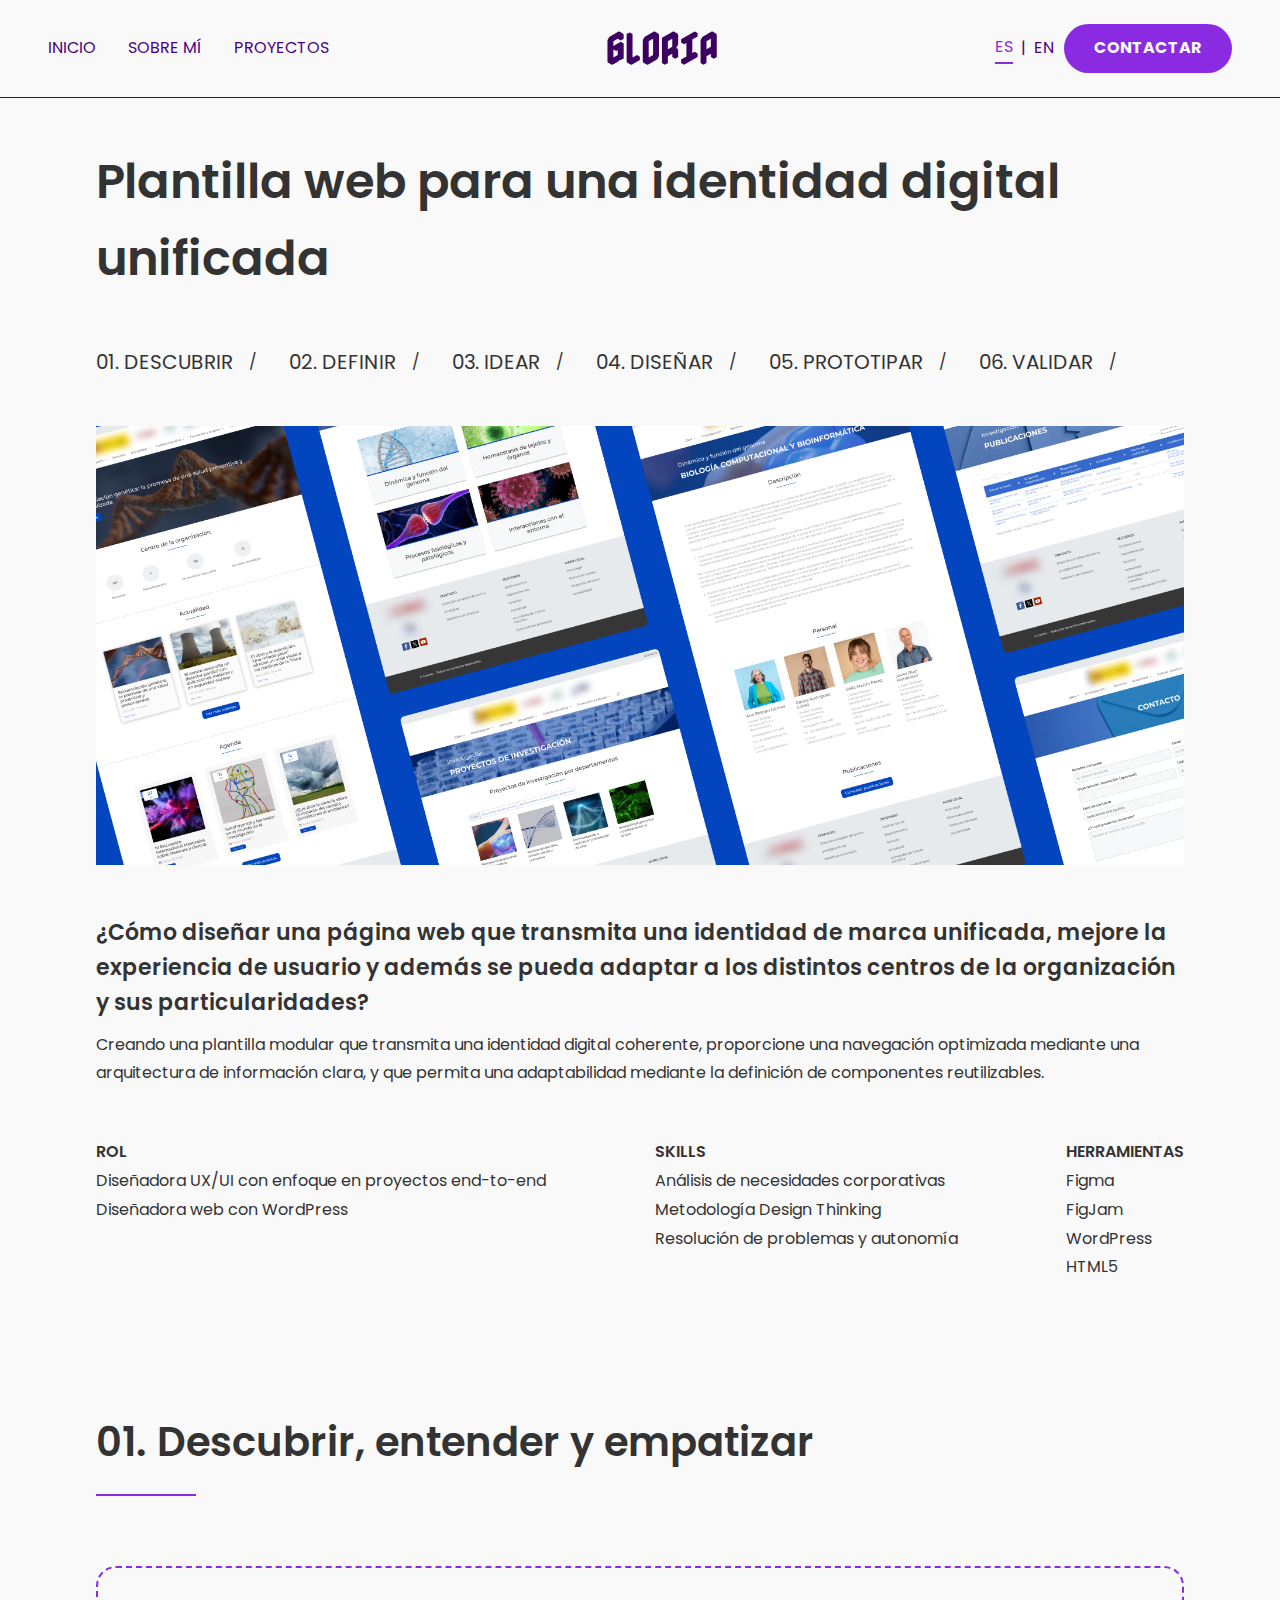
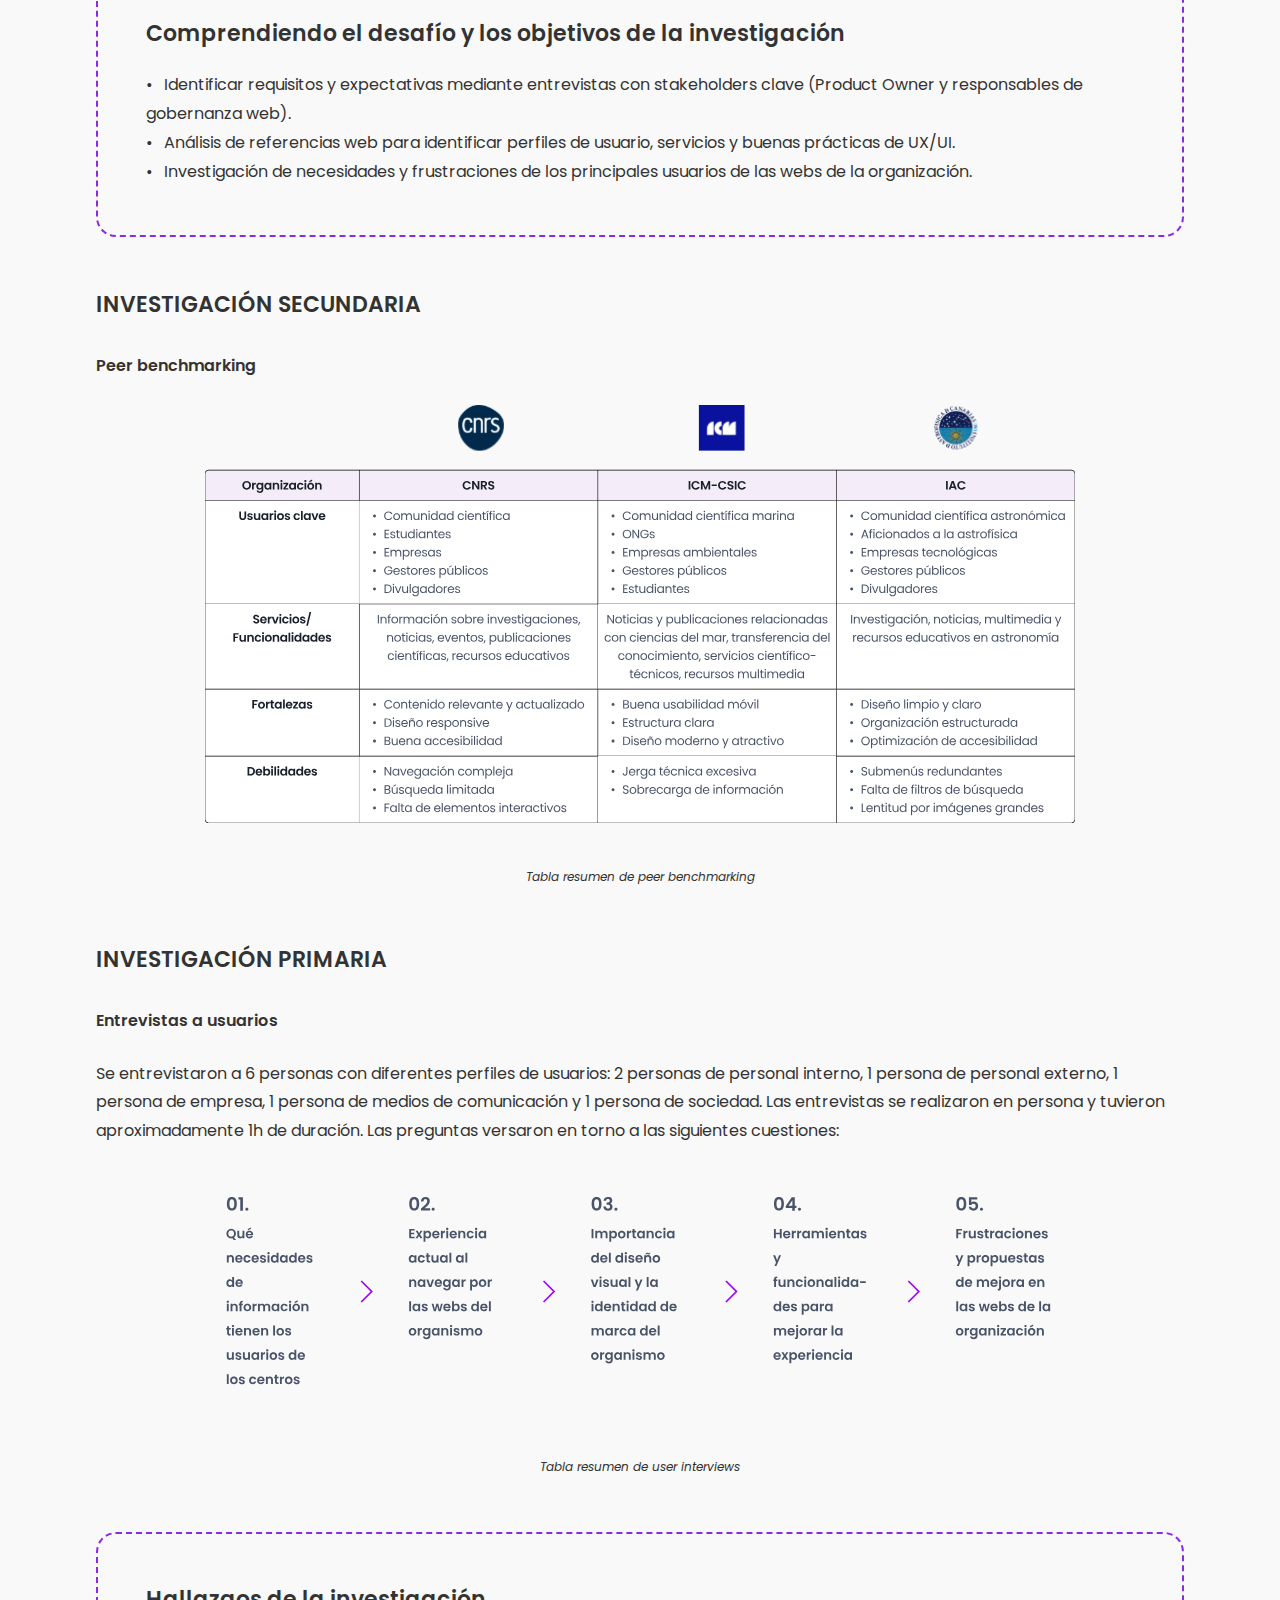
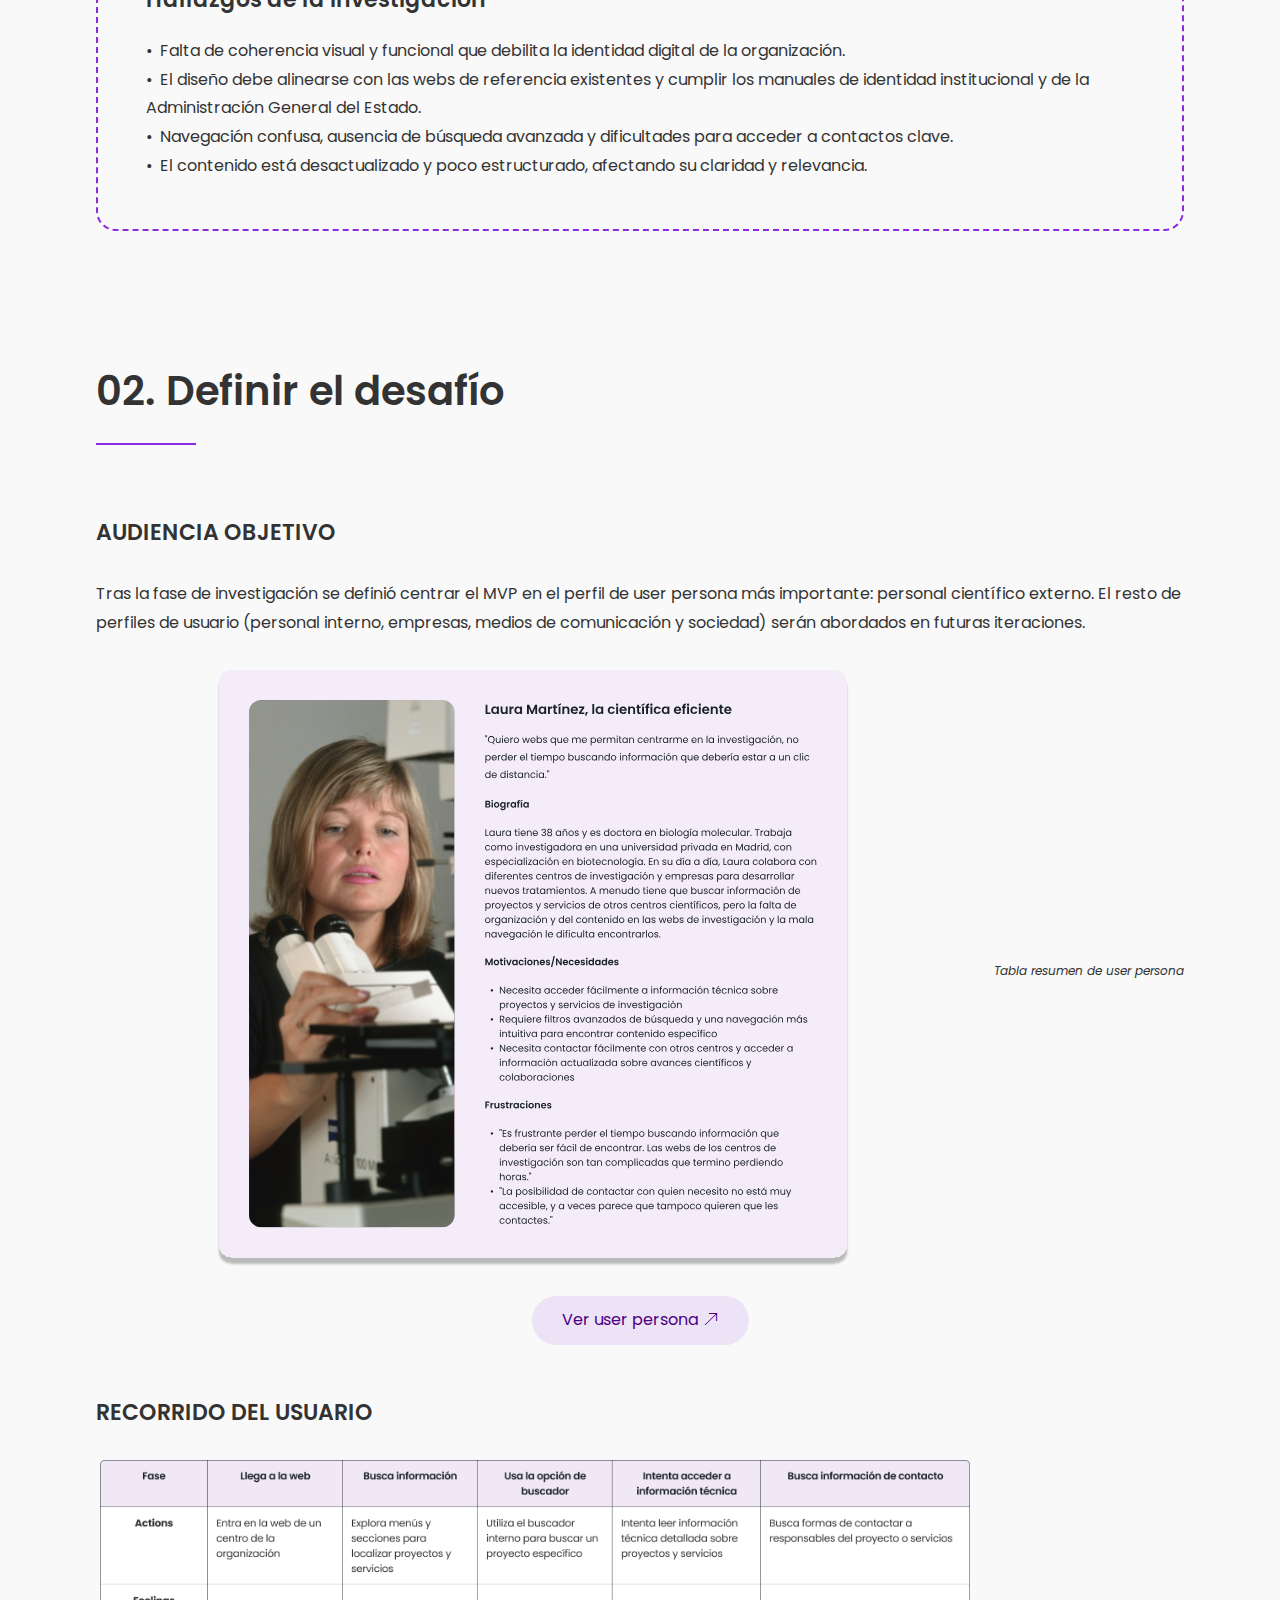
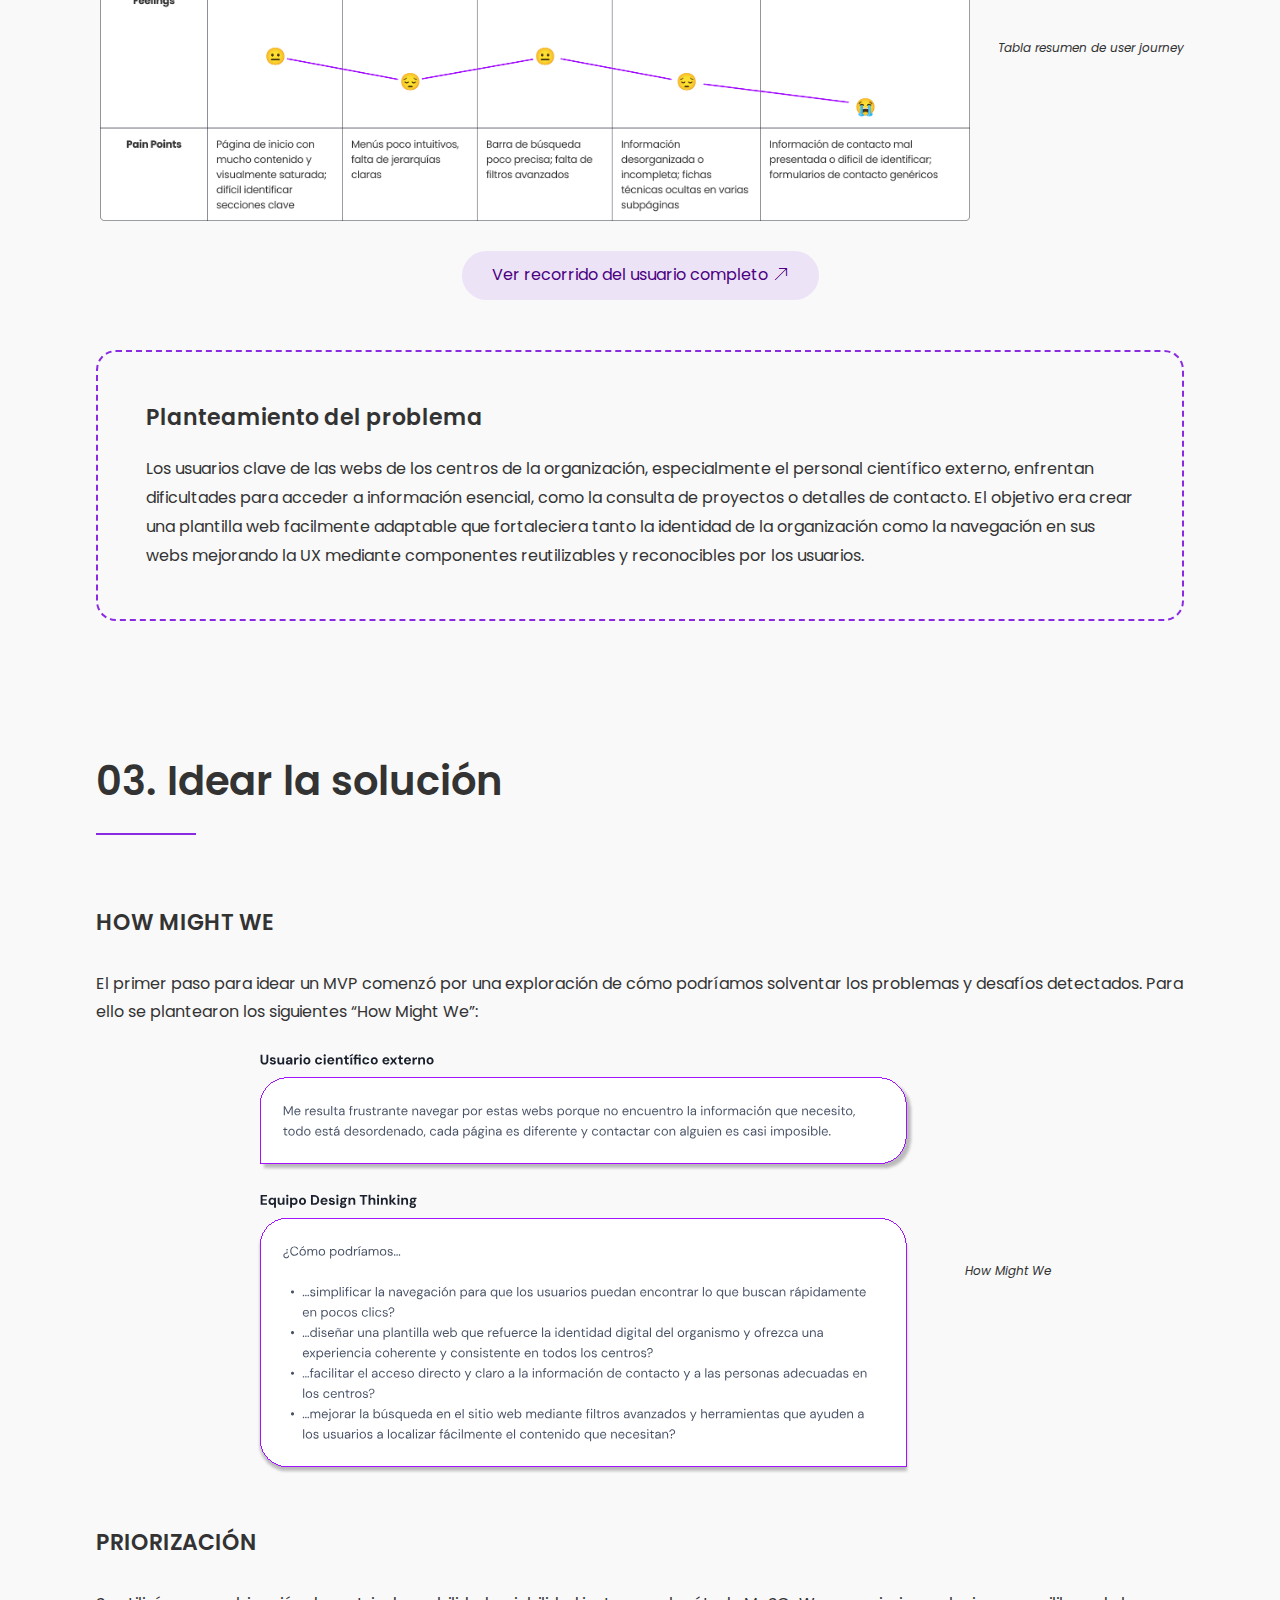
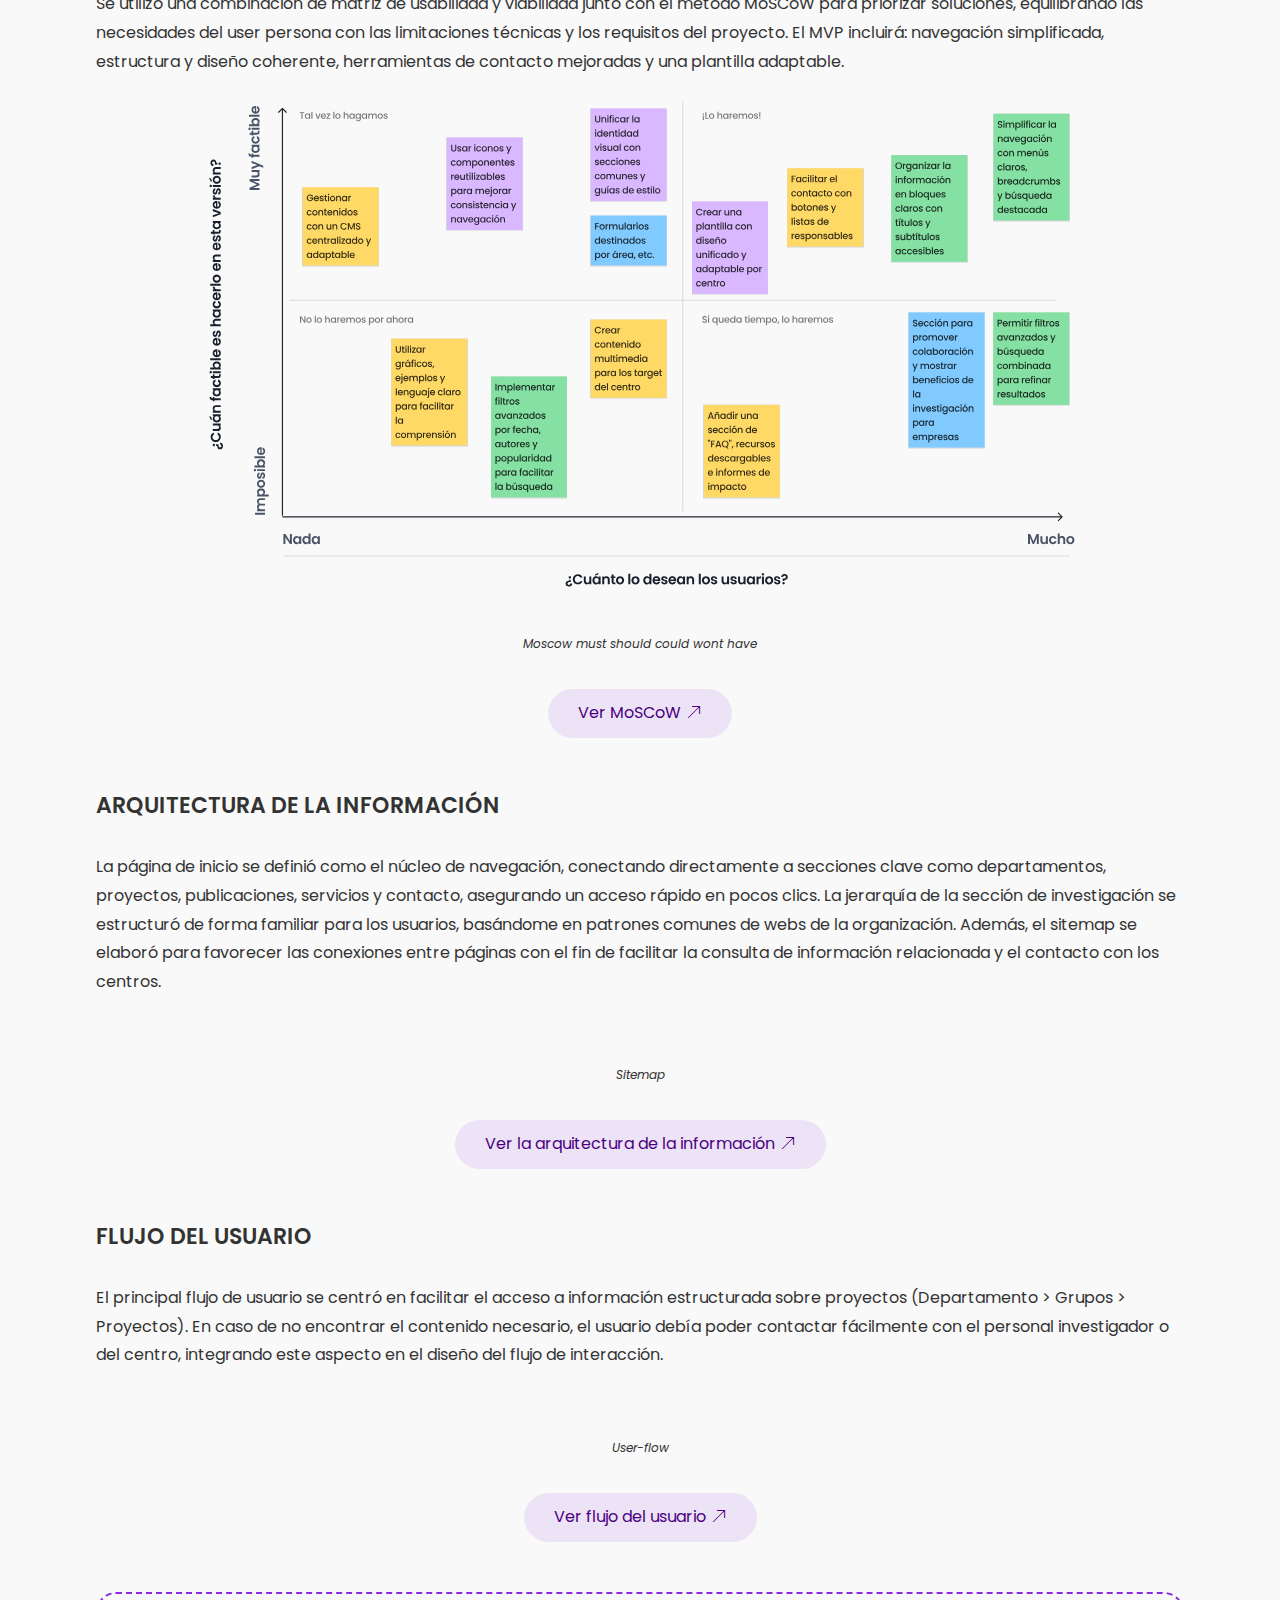
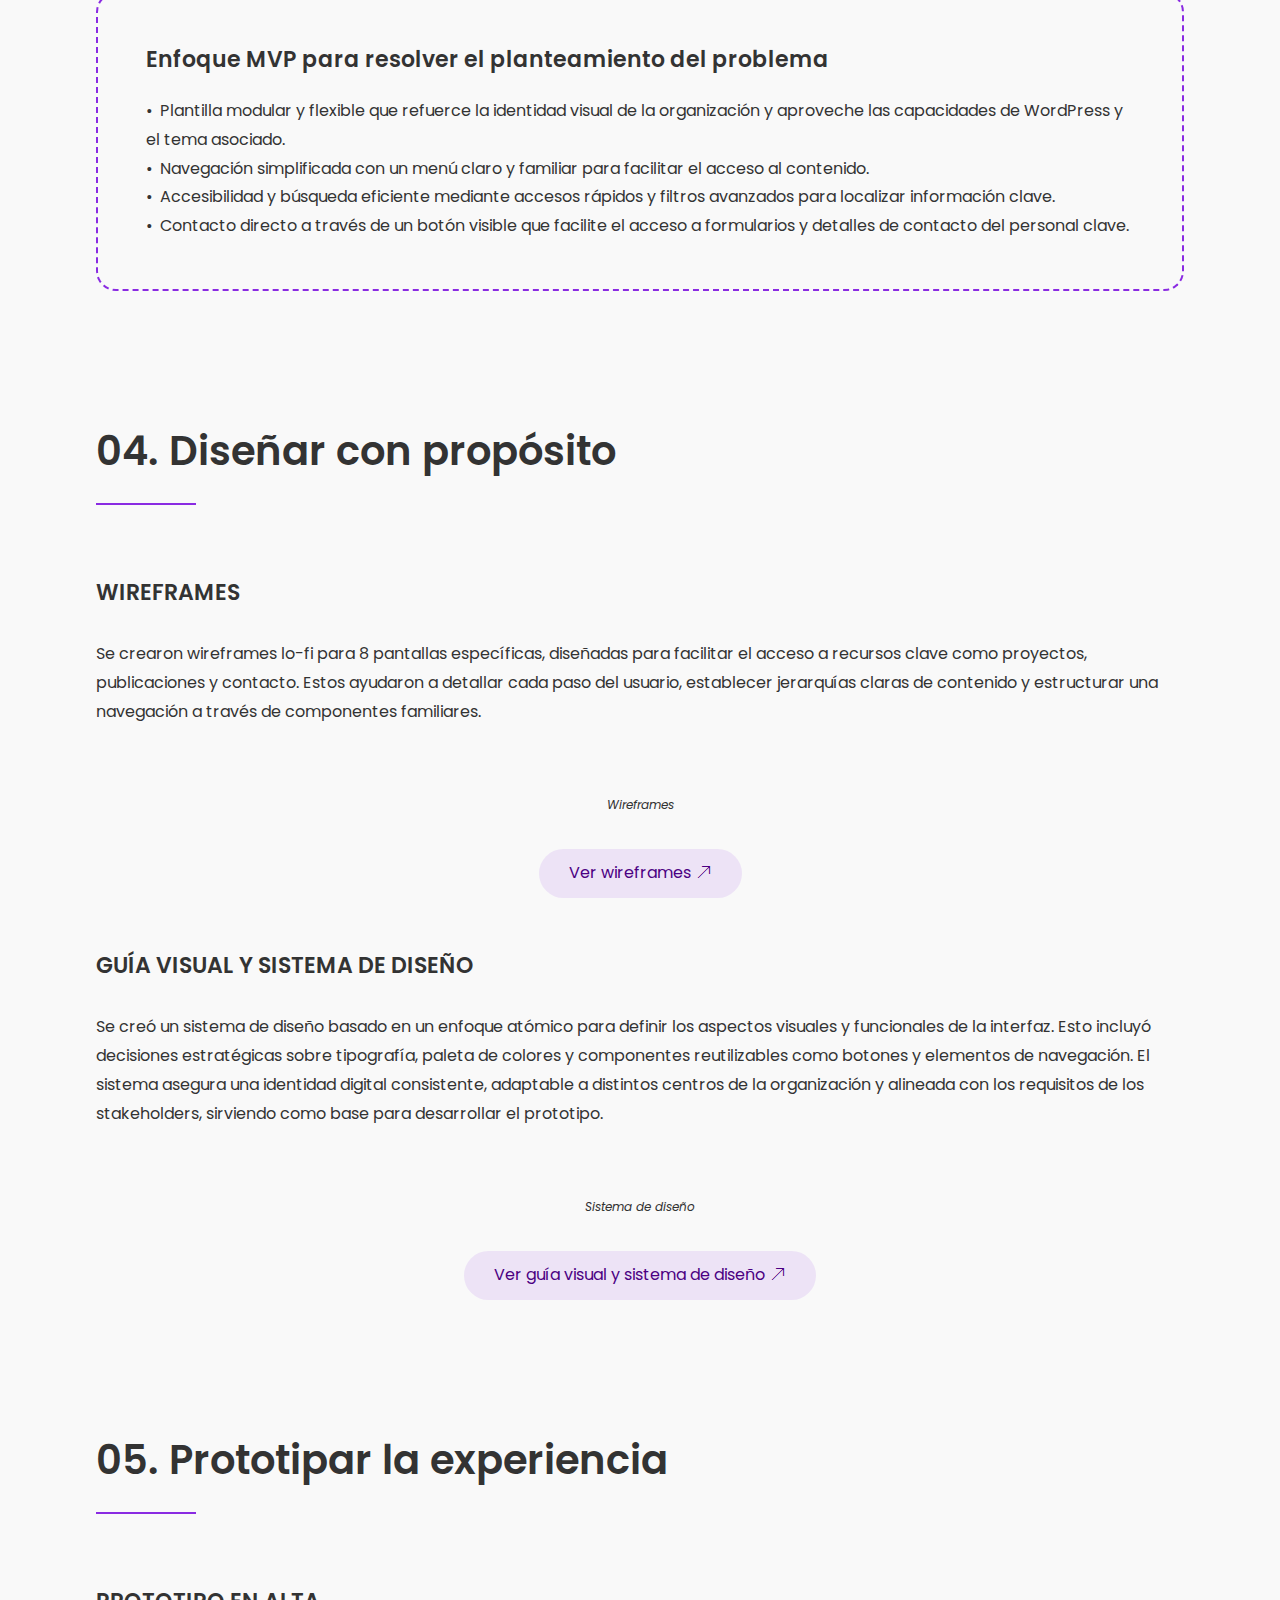
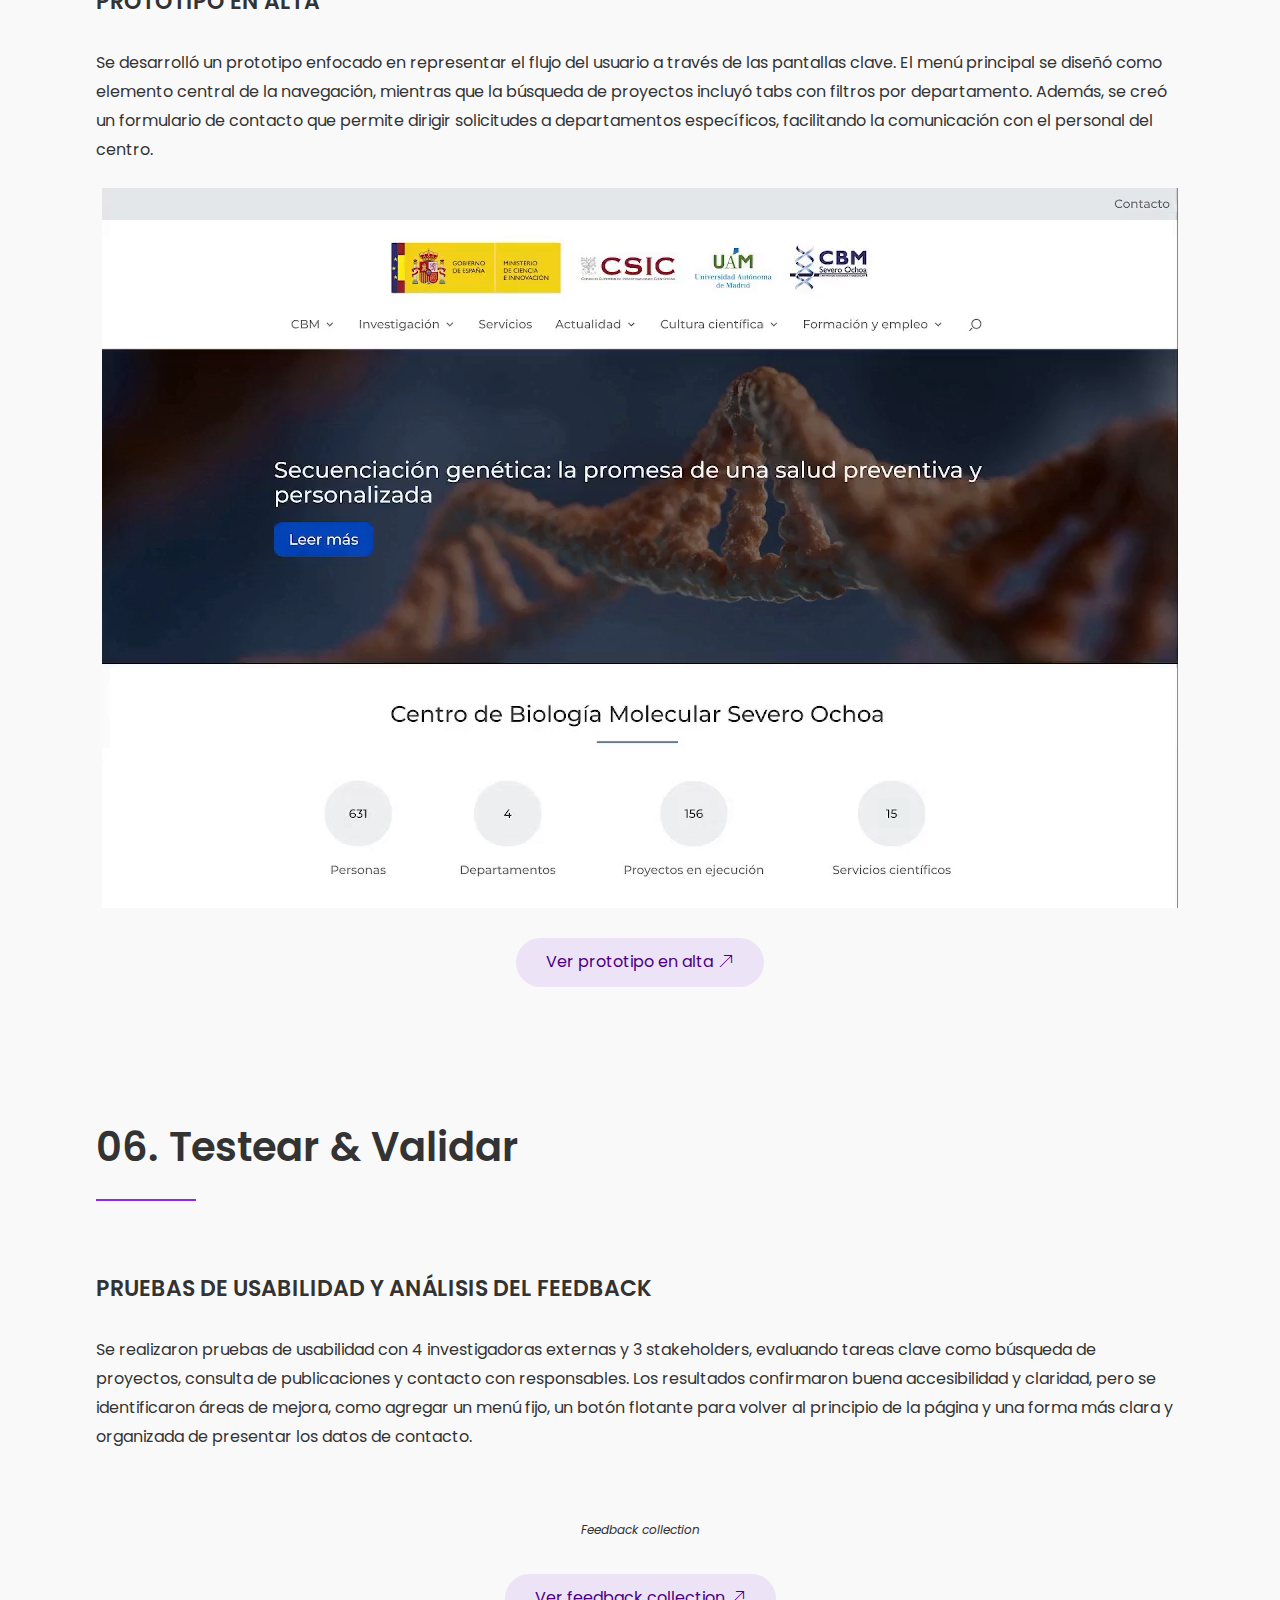
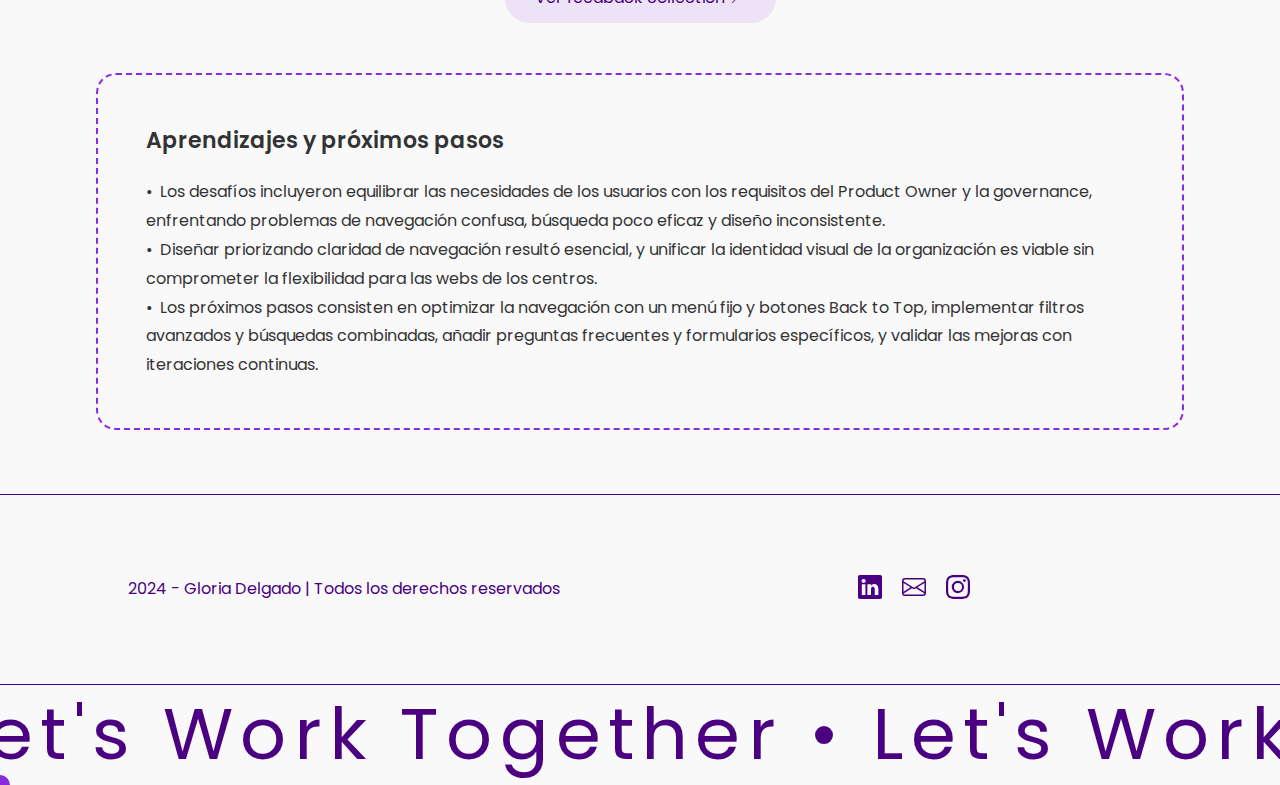
<file: project-plantilla.html>
<!DOCTYPE html>
<html lang="es">
<head>
    <meta charset="UTF-8">
    <meta name="viewport" content="width=device-width, initial-scale=1.0">
    <title>Portfolio Gloria Delgado | UX/UI designer</title>

    <meta name="description" content="Soy Gloria Delgado, diseñadora UX/UI y diseñadora web y este es mi portfolio">
    <meta name="author" content="Gloria Delgado">

    <meta property="og:type" content="website">
    <!-- <meta property="og:url" content="#"> -->
    <meta property="og:title" content="Portfolio Gloria Delgado | UX/UI designer">
    <meta property="og:description" content="Soy Gloria Delgado, diseñadora UX/UI y diseñadora web y este es mi portfolio">
    <!-- <meta property="og:image" content="#"> -->
    <meta property="og:site_name" content="Gloria Delgado Portfolio">

    <link rel="icon" type="image/png" sizes="16x16" href="assets/index/favicon-16x16.png">
    <link rel="icon" type="image/png" sizes="32x32" href="assets/index/favicon-32x32.png">
    <link rel="icon" type="image/png" sizes="96x96" href="assets/index/favicon-96x96.png">

    <link rel="stylesheet" href="css/reset.css">
    <link rel="stylesheet" href="css/global.css">
    <link rel="stylesheet" href="css/project.css">
    <script src="js/global.js" defer></script>
    <script src="js/project.js" defer></script>
    <link rel="preconnect" href="https://fonts.googleapis.com">
<link rel="preconnect" href="https://fonts.gstatic.com" crossorigin>
<link href="https://fonts.googleapis.com/css2?family=Poppins:ital,wght@0,100;0,200;0,300;0,400;0,500;0,600;0,700;0,800;0,900;1,100;1,200;1,300;1,400;1,500;1,600;1,700;1,800;1,900&family=Raleway:ital,wght@0,100..900;1,100..900&display=swap" rel="stylesheet">
</head>
<body>

    <!-- HEADER -->

    <header class="Header">

        <!-- Menú -->

        <nav class="Header-nav">
            <ul class="Header-menu">
                <li class="Header-menuItem">
                    <a href="index.html" title="Inicio" class="Header-menuLink">Inicio</a>
                </li>
                <li class="Header-menuItem">
                    <a href="about-me.html" title="Sobre mí" class="Header-menuLink">Sobre mí</a>
                </li>
                <li class="Header-menuItem">
                    <a href="index.html#work" title="Proyectos" class="Header-menuLink">Proyectos</a>
                </li>
            </ul>
        </nav>
        
        <!-- Logo -->

        <a href="index.html" title="Logo" class="Header-logo">
            <picture class="Header-picture">
                <img src="assets/index/logo-gloria-portfolio.svg" alt="Gloria Delgado logo" class="Header-logoImg">
            </picture>
        </a>
        

        <div class="Header-options">

            <!-- Selector de idiomas -->

            <div class="Header-optionsLanguage">
                <a href="project-plantilla.html" title="Español" class="Header-menuLink">ES</a> |
                <a href="project-plantilla-en.html" title="Inglés" class="Header-menuLink">EN</a>
            </div>

            <!-- Botón CTA menú -->

            <a href="#" title="Contactar" class="Header-optionsButton">Contactar</a>

        </div>

        <button class="Header-hamburger" title="Abrir menú">
            <svg xmlns="http://www.w3.org/2000/svg" width="24" height="24" fill="none" stroke="currentColor" stroke-width="2" stroke-linecap="round" stroke-linejoin="round" class="Hamburger-icon">
                <line x1="3" y1="6" x2="21" y2="6"></line>
                <line x1="3" y1="12" x2="21" y2="12"></line>
                <line x1="3" y1="18" x2="21" y2="18"></line>
            </svg>
        </button>

    </header>


    <!-- MAIN CONTENT -->

    <main class="Main">
      
        <!-- HERO SECTION -->
        <section class="Hero">

            <!-- Title -->

            <header class="Hero-header">
                <h1 class="Hero-title">Plantilla web para una identidad digital unificada</h1>
            </header>

            <!-- Project nav menu -->
             <div class="Hero-nav">
                <ul class="Hero-navMenu">
                    <li class="Hero-menuItem">
                        <a href="project-plantilla.html#discover" title="Descubrir" class="Hero-menuLink">01. Descubrir</a>
                    </li>
                    <li class="Hero-menuItem">
                        <a href="project-plantilla.html#define" title="Definir" class="Hero-menuLink">02. Definir</a>
                    </li>
                    <li class="Hero-menuItem">
                        <a href="project-plantilla.html#ideation" title="Idear" class="Hero-menuLink">03. Idear</a>
                    </li>
                    <li class="Hero-menuItem">
                        <a href="project-plantilla.html#design" title="Diseñar" class="Hero-menuLink">04. Diseñar</a>
                    </li>
                    <li class="Hero-menuItem">
                        <a href="project-plantilla.html#prototyping" title="Prototipar" class="Hero-menuLink">05. Prototipar</a>
                    </li>
                    <li class="Hero-menuItem">
                        <a href="project-plantilla.html#testing" title="Validar" class="Hero-menuLink">06. Validar</a>
                    </li>
                </ul>
             </div>

            <!-- Image -->

            <div class="Hero-image">
                <picture class="Hero-picture">
                    <img src="assets/project-plantilla/es/portada-portfolio-proyecto-plantilla.png" alt="Vista previa de la plantilla web para centros" loading="lazy" class="Hero-imageImg">
                </picture>                
            </div>

            <!-- Description -->

            <article class="Hero-description">
                <h3 class="Hero-descriptionPrimary">¿Cómo diseñar una página web que transmita una identidad de marca unificada, mejore la experiencia de usuario y además se pueda adaptar a los distintos centros de la organización y sus particularidades?</h3>
                <p class="Hero-descriptionSecondary">Creando una plantilla modular que transmita una identidad digital coherente, proporcione una navegación optimizada mediante una arquitectura de información clara, y que permita una adaptabilidad mediante la definición de componentes reutilizables.</p>
            </article>

            <!-- Details -->

            <div class="Hero-details">
                <!-- Rol -->
                <div class="Hero-detailsSection">
                    <p class="Hero-detailsTitle"><strong>Rol</strong></p>
                    <ul class="Hero-detailsList">
                        <li class="Hero-detailsItem">Diseñadora UX/UI con enfoque en proyectos end-to-end</li>
                        <li class="Hero-detailsItem">Diseñadora web con WordPress</li>
                    </ul>
                </div>

                <!-- Skills -->
                <div class="Hero-detailsSection">
                    <p class="Hero-detailsTitle"><strong>Skills</strong></p>
                    <ul class="Hero-detailsList">
                        <li class="Hero-detailsItem">Análisis de necesidades corporativas</li>
                        <li class="Hero-detailsItem">Metodología Design Thinking</li>
                        <li class="Hero-detailsItem">Resolución de problemas y autonomía</li>
                    </ul>
                </div>

                <!-- Tools -->
                <div class="Hero-detailsSection">
                    <p class="Hero-detailsTitle"><strong>Herramientas</strong></p>
                    <ul class="Hero-detailsList">
                        <li class="Hero-detailsItem">Figma</li>
                        <li class="Hero-detailsItem">FigJam</li>
                        <li class="Hero-detailsItem">WordPress</li>
                        <li class="Hero-detailsItem">HTML5</li>
                    </ul>
                </div>
            </div>
        </section>

        <!-- SECTION 01.DISCOVER -->
         
        <section id='discover' class="Section Section--discover">

            <!-- Title -->
            <div class="Section-h2">
                <h2 class="Section-title">01. Descubrir, entender y empatizar</h2>
                <hr class="hr">
            </div>

            <!-- Highlighted: Desafío -->
            <article class="Section-highlighted">
                <h3 class="Section-highlightedH3">Comprendiendo el desafío y los objetivos de la investigación</h3>
                <ul class="Section-highlightedList">
                    <li class="Section-highlightedItem">
                        Identificar requisitos y expectativas mediante entrevistas con stakeholders clave (Product Owner y responsables de gobernanza web).
                    </li>
                    <li class="Section-highlightedItem">
                        Análisis de referencias web para identificar perfiles de usuario, servicios y buenas prácticas de UX/UI.
                    </li>
                    <li class="Section-highlightedItem">
                        Investigación de necesidades y frustraciones de los principales usuarios de las webs de la organización.
                    </li>
                </ul>
            </article>

            <!-- Secondary Research -->
            <article class="Section-step">
                <h3 class="Section-stepH3">Investigación secundaria</h3>
                <div class="Section-stepMethodology">
                    <p class="Methodology-title">Peer benchmarking</p>
                    <div class="Methodology-image">
                        <picture class="Methodology-picture">
                            <img src="assets/project-plantilla/es/portfolio-proyecto-plantilla-peerbenchmarking.svg" alt="Tabla resumen de peer benchmarking" loading="lazy" class="Methodology-imageImg"> 
                        </picture>
                        <!-- <a href="https://www.figma.com/design/Edc57R3UfrCfovZS2fOnwy/Web-plantilla-centros-investigaci%C3%B3n?node-id=318-2&t=m0XbrrRPPcTE3pOB-1" title="Peer becnhmarking" target="_blank" rel="noopener noreferrer" class="Methodology-button Secondary-button">Ver peer benchmarking</a> -->
                    </div>
                </div>
            </article>

            <!-- Primary Research -->
            <article class="Section-step">
                <h3 class="Section-stepH3">Investigación primaria</h3>
                <div class="Section-stepMethodology">
                    <p class="Methodology-title">Entrevistas a usuarios</p>
                    <p class="Methodology-description">
                        Se entrevistaron a 6 personas con diferentes perfiles de usuarios: 2 personas de personal interno, 1 persona de personal externo, 1 persona de empresa, 1 persona de medios de comunicación y 1 persona de sociedad. Las entrevistas se realizaron en persona y tuvieron aproximadamente 1h de duración. 
                        Las preguntas versaron en torno a las siguientes cuestiones:
                    </p>
                    <div class="Methodology-image">
                        <picture class="Methodology-picture">
                            <img src="assets/project-plantilla/es/portfolio-proyecto-plantilla-user-interviews.svg" alt="Tabla resumen de user interviews" loading="lazy" class="Methodology-imageImg"> 
                        </picture>
                        <!-- <a href="#" title="User interviews" target="_blank" rel="noopener noreferrer" class="Methodology-button Secondary-button">Ver entrevistas a usuarios</a> -->
                    </div>
                </div>
            </article>

            <!-- Highlighted: Hallazgos -->
            <article class="Section-highlighted">
                <h3 class="Section-highlightedH3">Hallazgos de la investigación</h3>
                <ul class="Section-highlightedList">
                    <li class="Section-highlightedItem">Falta de coherencia visual y funcional que debilita la identidad digital de la organización.</li>
                    <li class="Section-highlightedItem">El diseño debe alinearse con las webs de referencia existentes y cumplir los manuales de identidad institucional y de la Administración General del Estado.</li>
                    <li class="Section-highlightedItem">Navegación confusa, ausencia de búsqueda avanzada y dificultades para acceder a contactos clave.</li>
                    <li class="Section-highlightedItem">El contenido está desactualizado y poco estructurado, afectando su claridad y relevancia.</li>
                </ul>
            </article>
        </section>

        <!-- SECTION 02.DEFINE -->

        <section id='define' class="Section Section--define">

            <!-- Title -->
            <div class="Section-h2">
                <h2 class="Section-title">02. Definir el desafío</h2>
                <hr class="hr">
            </div>

            <!-- Target audience -->
            <article class="Section-step">
                <h3 class="Section-stepH3">Audiencia objetivo</h3>
                <div class="Section-stepMethodology">
                    <p class="Methodology-description">
                        Tras la fase de investigación se definió centrar el MVP en el perfil de user persona más importante: personal científico externo. El resto de perfiles de usuario (personal interno, empresas, medios de comunicación y sociedad) serán abordados en futuras iteraciones.
                    </p>
                    <div class="Methodology-image">
                        <picture class="Methodology-picture">
                            <img src="assets/project-plantilla/es/portfolio-proyecto-plantilla-user-persona.svg" alt="Tabla resumen de user persona" loading="lazy" class="Methodology-imageImg"> 
                        </picture>
                        <a href="https://www.figma.com/proto/Edc57R3UfrCfovZS2fOnwy/Web-plantilla-centros-investigaci%C3%B3n?node-id=2132-3&t=xbbk516v2eu8WtDs-1&scaling=min-zoom&content-scaling=fixed&page-id=322%3A110" title="User persona" target="_blank" rel="noopener noreferrer" class="Methodology-button Secondary-button">Ver user persona</a>
                    </div>
                </div>
            </article>

            <!-- User journey -->
            <article class="Section-step">
                <h3 class="Section-stepH3">Recorrido del usuario</h3>
                <div class="Section-stepMethodology">
                    <div class="Methodology-image">
                        <picture class="Methodology-picture">
                            <img src="assets/project-plantilla/es/portfolio-proyecto-plantilla-user-journey.png" alt="Tabla resumen de user journey" loading="lazy" class="Methodology-imageImg"> 
                        </picture>
                        <a href="https://www.figma.com/proto/Edc57R3UfrCfovZS2fOnwy/Web-plantilla-centros-investigaci%C3%B3n?node-id=2132-284&t=2olaF0c3vV07sDV6-1&scaling=scale-down&content-scaling=fixed&page-id=325%3A131" title="User journey" target="_blank" rel="noopener noreferrer" class="Methodology-button Secondary-button">Ver recorrido del usuario completo</a>
                    </div>
                </div>
            </article>

            <!-- Highlighted: Problem statement -->
            <article class="Section-highlighted">
                <h3 class="Section-highlightedH3">Planteamiento del problema</h3>
                <div class="Section-highlightedList">
                    <p class="Section-highlightedText">Los usuarios clave de las webs de los centros de la organización, especialmente el personal científico externo, enfrentan dificultades para acceder a información esencial, como la consulta de proyectos o detalles de contacto. El objetivo era crear una plantilla web facilmente adaptable que fortaleciera tanto la identidad de la organización como la navegación en sus webs mejorando la UX mediante componentes reutilizables y reconocibles por los usuarios.</p>
                </div>
            </article>
        </section>

        <!-- SECTION 03.IDEATION -->

        <section id='ideation' class="Section Section--ideation">

            <!-- Title -->
            <div class="Section-h2">
                <h2 class="Section-title">03. Idear la solución</h2>
                <hr class="hr">
            </div>

            <!-- How Might We -->
            <article class="Section-step">
                <h3 class="Section-stepH3">How Might We</h3>
                <div class="Section-stepMethodology">
                    <p class="Methodology-description">
                        El primer paso para idear un MVP comenzó por una exploración de cómo podríamos solventar los problemas y desafíos detectados. Para ello se plantearon los siguientes “How Might We”:
                    </p>
                    <div class="Methodology-image">
                        <picture class="Methodology-picture">
                            <img src="assets/project-plantilla/es/portfolio-proyecto-plantilla-how-might-we.svg" alt="How Might We" loading="lazy" class="Methodology-imageImg"> 
                        </picture>
                        <!-- <a href="#" title="How might we" target="_blank" rel="noopener noreferrer" class="Methodology-button Secondary-button">Ver How might we</a> -->
                    </div>
                </div>
            </article>

            <!-- Priorización -->
            <article class="Section-step">
                <h3 class="Section-stepH3">Priorización</h3>
                <div class="Section-stepMethodology">
                    <p class="Methodology-description">
                        Se utilizó una combinación de matriz de usabilidad y viabilidad junto con el método MoSCoW para priorizar soluciones, equilibrando las necesidades del user persona con las limitaciones técnicas y los requisitos del proyecto. El MVP incluirá: navegación simplificada, estructura y diseño coherente, herramientas de contacto mejoradas y una plantilla adaptable.
                    </p>
                    <div class="Methodology-image">
                        <picture class="Methodology-picture">
                            <img src="assets/project-plantilla/es/portfolio-proyecto-plantilla-matriz-usabilidad-viabilidad-moscow.svg" alt="Moscow must should could wont have" loading="lazy" class="Methodology-imageImg"> 
                        </picture>
                        <a href="https://www.figma.com/proto/Edc57R3UfrCfovZS2fOnwy/Web-plantilla-centros-investigaci%C3%B3n?node-id=2140-880&t=FjW28c7bGilqjumG-1&scaling=scale-down&content-scaling=fixed&page-id=325%3A316" title="Moscow" target="_blank" rel="noopener noreferrer" class="Methodology-button Secondary-button">Ver MoSCoW</a>
                    </div>
                </div>
            </article>

            <!-- Information Architecture -->
            <article class="Section-step">
                <h3 class="Section-stepH3">Arquitectura de la información</h3>
                <div class="Section-stepMethodology">
                    <p class="Methodology-description">
                        La página de inicio se definió como el núcleo de navegación, conectando directamente a secciones clave como departamentos, proyectos, publicaciones, servicios y contacto, asegurando un acceso rápido en pocos clics. La jerarquía de la sección de investigación se estructuró de forma familiar para los usuarios, basándome en patrones comunes de webs de la organización. Además, el sitemap se elaboró para favorecer las conexiones entre páginas con el fin de facilitar la consulta de información relacionada y el contacto con los centros.
                    </p>
                    <div class="Methodology-image">
                        <picture class="Methodology-picture"> 
                            <img src="assets/project-plantilla/es/portfolio-proyecto-plantilla-sitemap.svg" alt="Sitemap" loading="lazy" class="Methodology-imageImg"> 
                        </picture>
                        <a href="https://www.figma.com/proto/Edc57R3UfrCfovZS2fOnwy/Web-plantilla-centros-investigaci%C3%B3n?node-id=2140-777&t=eFl65PIsPsZFvJge-1&scaling=scale-down&content-scaling=fixed&page-id=325%3A400" title="Information arquitecture" target="_blank" rel="noopener noreferrer" class="Methodology-button Secondary-button">Ver la arquitectura de la información</a>
                    </div>
                </div>
            </article>

            <!-- User flows -->
            <article class="Section-step">
                <h3 class="Section-stepH3">Flujo del usuario</h3>
                <div class="Section-stepMethodology">
                    <p class="Methodology-description">
                        El principal flujo de usuario se centró en facilitar el acceso a información estructurada sobre proyectos (Departamento > Grupos > Proyectos). En caso de no encontrar el contenido necesario, el usuario debía poder contactar fácilmente con el personal investigador o del centro, integrando este aspecto en el diseño del flujo de interacción.
                    </p>
                    <div class="Methodology-image">
                        <picture class="Methodology-picture">
                            <img src="assets/project-plantilla/es/portfolio-proyecto-plantilla-user-flow.svg" alt="User-flow" loading="lazy" class="Methodology-imageImg"> 
                        </picture>
                        <a href="https://www.figma.com/proto/Edc57R3UfrCfovZS2fOnwy/Web-plantilla-centros-investigaci%C3%B3n?node-id=2140-1065&t=ltcd0Lnt0ThFDREz-1&scaling=scale-down&content-scaling=fixed&page-id=325%3A621" title="User flow" target="_blank" rel="noopener noreferrer" class="Methodology-button Secondary-button">Ver flujo del usuario</a>
                    </div>
                </div>
            </article>

            <!-- Highlighted: Enfoque MVP -->
            <article class="Section-highlighted">
                <h3 class="Section-highlightedH3">Enfoque MVP para resolver el planteamiento del problema</h3>
                <!-- <p class="Section-highlightedText">Durante esta fase, se definieron las siguientes ideas clave para el desarrollo de un MVP que respondiera a las necesidades del personal científico externo y los objetivos del proyecto:</p> -->
                <ul class="Section-highlightedList">
                    <li class="Section-highlightedItem">Plantilla modular y flexible que refuerce la identidad visual de la organización y aproveche las capacidades de WordPress y el tema asociado.</li>
                    <li class="Section-highlightedItem">Navegación simplificada con un menú claro y familiar para facilitar el acceso al contenido.</li>
                    <li class="Section-highlightedItem">Accesibilidad y búsqueda eficiente mediante accesos rápidos y filtros avanzados para localizar información clave.</li>
                    <li class="Section-highlightedItem">Contacto directo a través de un botón visible que facilite el acceso a formularios y detalles de contacto del personal clave.</li>
                </ul>
            </article>
        </section>

        <!-- SECTION 04.DESIGN -->

        <section id='design' class="Section Section--design">

            <!-- Title -->
            <div class="Section-h2">
                <h2 class="Section-title">04. Diseñar con propósito</h2>
                <hr class="hr">
            </div>

            <!-- Wireframes -->
            <article class="Section-step">
                <h3 class="Section-stepH3">Wireframes</h3>
                <div class="Section-stepMethodology">
                    <p class="Methodology-description">
                        Se crearon wireframes lo-fi para 8 pantallas específicas, diseñadas para facilitar el acceso a recursos clave como proyectos, publicaciones y contacto. Estos ayudaron a detallar cada paso del usuario, establecer jerarquías claras de contenido y estructurar una navegación a través de componentes familiares.
                    </p>
                    <div class="Methodology-image">
                        <picture class="Methodology-picture"> 
                            <img src="assets/project-plantilla/es/portfolio-proyecto-plantilla-wireframes.svg" alt="Wireframes" loading="lazy" class="Methodology-imageImg"> 
                        </picture>
                        <a href="https://www.figma.com/proto/Edc57R3UfrCfovZS2fOnwy/Web-plantilla-centros-investigaci%C3%B3n?node-id=2060-5715&t=Wq6JNXdnF9aBzrsZ-1&scaling=scale-down&content-scaling=fixed&page-id=93%3A164" title="Wireframes" target="_blank" rel="noopener noreferrer" class="Methodology-button Secondary-button">Ver wireframes</a>
                    </div>
                </div>
            </article>

            <!-- Visual guide and design system -->
            <article class="Section-step">
                <h3 class="Section-stepH3">Guía visual y sistema de diseño</h3>
                <div class="Section-stepMethodology">
                    <p class="Methodology-description">
                        Se creó un sistema de diseño basado en un enfoque atómico para definir los aspectos visuales y funcionales de la interfaz. Esto incluyó decisiones estratégicas sobre tipografía, paleta de colores y componentes reutilizables como botones y elementos de navegación. El sistema asegura una identidad digital consistente, adaptable a distintos centros de la organización y alineada con los requisitos de los stakeholders, sirviendo como base para desarrollar el prototipo.
                    </p>
                    <div class="Methodology-image">
                        <picture class="Methodology-picture">
                            <img src="assets/project-plantilla/es/portfolio-proyecto-plantilla-design-system.svg" alt="Sistema de diseño" loading="lazy" class="Methodology-imageImg"> 
                        </picture>
                        <a href="https://www.figma.com/proto/Edc57R3UfrCfovZS2fOnwy/Web-plantilla-centros-investigaci%C3%B3n?node-id=275-1344&t=M8uiSMtWZjbwI9be-1&scaling=scale-down&content-scaling=fixed&page-id=93%3A6075" title="Design system" target="_blank" rel="noopener noreferrer" class="Methodology-button Secondary-button">Ver guía visual y sistema de diseño</a>
                    </div>
                </div>
            </article>

        </section>

        <!-- SECTION 05.PROTOTYPING -->

        <section id='prototyping' class="Section Section--prototyping">

            <!-- Title -->
            <div class="Section-h2">
                <h2 class="Section-title">05. Prototipar la experiencia</h2>
                <hr class="hr">
            </div>

            <!-- Prototipo en alta -->
            <article class="Section-step">
                <h3 class="Section-stepH3">Prototipo en alta</h3>
                <div class="Section-stepMethodology">
                    <p class="Methodology-description">
                        Se desarrolló un prototipo enfocado en representar el flujo del usuario a través de las pantallas clave. El menú principal se diseñó como elemento central de la navegación, mientras que la búsqueda de proyectos incluyó tabs con filtros por departamento. Además, se creó un formulario de contacto que permite dirigir solicitudes a departamentos específicos, facilitando la comunicación con el personal del centro.
                    </p>
                    <div class="Methodology-image">
                        <video class="Methodology-video" autoplay muted loop playsinline>
                            <source src="assets/project-plantilla/es/portfolio-proyecto-plantilla-prototipo.mp4" type="video/mp4">
                        </video>
                        <a href="https://www.figma.com/proto/Edc57R3UfrCfovZS2fOnwy/Web-plantilla-centros-investigaci%C3%B3n?node-id=325-6627&t=X1GneIZiluJFjaHC-1&scaling=scale-down&content-scaling=fixed&page-id=325%3A5293" title="Ver prototipo en alta" target="_blank" rel="noopener noreferrer" class="Methodology-button Secondary-button">Ver prototipo en alta</a>
                    </div>
                </div>
            </article>

        </section>

        <!-- SECTION 06.TESTING -->

        <section id='testing' class="Section Section--testing">

            <!-- Title -->
            <div class="Section-h2">
                <h2 class="Section-title">06. Testear & Validar</h2>
                <hr class="hr">
            </div>

            <!-- Usability test plan & feedback collection -->
            <article class="Section-step">
                <h3 class="Section-stepH3">Pruebas de usabilidad y análisis del feedback</h3>
                <div class="Section-stepMethodology">
                    <p class="Methodology-description">
                        Se realizaron pruebas de usabilidad con 4 investigadoras externas y 3 stakeholders, evaluando tareas clave como búsqueda de proyectos, consulta de publicaciones y contacto con responsables. Los resultados confirmaron buena accesibilidad y claridad, pero se identificaron áreas de mejora, como agregar un menú fijo, un botón flotante para volver al principio de la página y una forma más clara y organizada de presentar los datos de contacto.
                    </p>
                    <div class="Methodology-image">
                        <picture class="Methodology-picture">
                            <img src="assets/project-plantilla/es/portfolio-proyecto-plantilla-testing.svg" alt="Feedback collection" loading="lazy" class="Methodology-imageImg"> 
                        </picture>
                        <a href="https://www.figma.com/proto/Edc57R3UfrCfovZS2fOnwy/Web-plantilla-centros-investigaci%C3%B3n?node-id=2140-5432&t=K7aJ4wDzRVmLsyiW-1&scaling=scale-down&content-scaling=fixed&page-id=325%3A8387" title="Feedback" target="_blank" rel="noopener noreferrer" class="Methodology-button Secondary-button">Ver feedback collection</a>
                    </div>
                </div>
            </article>

            <!-- Highlighted: Learnings y nexts steps -->
            <article class="Section-highlighted">
                <h3 class="Section-highlightedH3">Aprendizajes y próximos pasos</h3>
                <ul class="Section-highlightedList">
                    <li class="Section-highlightedItem">Los desafíos incluyeron equilibrar las necesidades de los usuarios con los requisitos del Product Owner y la governance, enfrentando problemas de navegación confusa, búsqueda poco eficaz y diseño inconsistente.</li>
                    <li class="Section-highlightedItem">Diseñar priorizando claridad de navegación resultó esencial, y unificar la identidad visual de la organización es viable sin comprometer la flexibilidad para las webs de los centros.</li>
                    <li class="Section-highlightedItem">Los próximos pasos consisten en optimizar la navegación con un menú fijo y botones Back to Top, implementar filtros avanzados y búsquedas combinadas, añadir preguntas frecuentes y formularios específicos, y validar las mejoras con iteraciones continuas.</li>
                </ul>
            </article>
        </section>
         
        <!-- Botón de volver arriba -->

        <button class="BackToTop" aria-label="Volver arriba" title="Volver al inicio de la página">
            <svg class="Arrow-icon" xmlns="http://www.w3.org/2000/svg" width="24" height="24" viewBox="0 0 24 24" fill="none" stroke="currentColor" stroke-width="1" stroke-linecap="round" stroke-linejoin="round">
                <path d="M12 19V5"></path>
                <path d="M19 12l-7-7-7 7"></path>
            </svg>
        </button>        

    </main>


    <!-- FOOTER -->

    <footer class="Footer">

        <div class="Footer-content">

            <!-- Copyright -->

             <p class="Footer-copyright">2024 - Gloria Delgado | Todos los derechos reservados</p>

            <!-- Social media items -->

            <ul class="Footer-social">
                <li class="Footer-socialItem">
                    <a href="https://www.linkedin.com/in/gloria-delgado-lopez/" title="Ir al perfil de Linkedin" target="_blank" rel="noopener noreferrer" class="Footer-socialLink">
                        <svg xmlns="http://www.w3.org/2000/svg" fill="currentColor" class="bi bi-linkedin Footer-socialIcon" viewBox="0 0 16 16">
                            <path d="M0 1.146C0 .513.526 0 1.175 0h13.65C15.474 0 16 .513 16 1.146v13.708c0 .633-.526 1.146-1.175 1.146H1.175C.526 16 0 15.487 0 14.854zm4.943 12.248V6.169H2.542v7.225zm-1.2-8.212c.837 0 1.358-.554 1.358-1.248-.015-.709-.52-1.248-1.342-1.248S2.4 3.226 2.4 3.934c0 .694.521 1.248 1.327 1.248zm4.908 8.212V9.359c0-.216.016-.432.08-.586.173-.431.568-.878 1.232-.878.869 0 1.216.662 1.216 1.634v3.865h2.401V9.25c0-2.22-1.184-3.252-2.764-3.252-1.274 0-1.845.7-2.165 1.193v.025h-.016l.016-.025V6.169h-2.4c.03.678 0 7.225 0 7.225z"/>
                          </svg>                          
                    </a>
                </li>
                <li class="Footer-socialItem">
                    <a href="mailto:gloriadelgadolopez@gmail.com?subject=Hablemos%20de%20dise%C3%B1o%20UX%2FUI" title="Escribir un email" target="_blank" rel="noopener noreferrer" class="Footer-socialLink">
                        <svg xmlns="http://www.w3.org/2000/svg" fill="currentColor" class="bi bi-envelope Footer-socialIcon" viewBox="0 0 16 16">
                            <path d="M0 4a2 2 0 0 1 2-2h12a2 2 0 0 1 2 2v8a2 2 0 0 1-2 2H2a2 2 0 0 1-2-2zm2-1a1 1 0 0 0-1 1v.217l7 4.2 7-4.2V4a1 1 0 0 0-1-1zm13 2.383-4.708 2.825L15 11.105zm-.034 6.876-5.64-3.471L8 9.583l-1.326-.795-5.64 3.47A1 1 0 0 0 2 13h12a1 1 0 0 0 .966-.741M1 11.105l4.708-2.897L1 5.383z"/>
                          </svg>                          
                    </a>
                </li>
                <li class="Footer-socialItem">
                    <a href="https://www.instagram.com/gloriaove_dl/" title="Ir al perfil de Instagram" target="_blank" rel="noopener noreferrer" class="Footer-socialLink">
                        <svg xmlns="http://www.w3.org/2000/svg" fill="currentColor" class="bi bi-instagram Footer-socialIcon" viewBox="0 0 16 16">
                            <path d="M8 0C5.829 0 5.556.01 4.703.048 3.85.088 3.269.222 2.76.42a3.9 3.9 0 0 0-1.417.923A3.9 3.9 0 0 0 .42 2.76C.222 3.268.087 3.85.048 4.7.01 5.555 0 5.827 0 8.001c0 2.172.01 2.444.048 3.297.04.852.174 1.433.372 1.942.205.526.478.972.923 1.417.444.445.89.719 1.416.923.51.198 1.09.333 1.942.372C5.555 15.99 5.827 16 8 16s2.444-.01 3.298-.048c.851-.04 1.434-.174 1.943-.372a3.9 3.9 0 0 0 1.416-.923c.445-.445.718-.891.923-1.417.197-.509.332-1.09.372-1.942C15.99 10.445 16 10.173 16 8s-.01-2.445-.048-3.299c-.04-.851-.175-1.433-.372-1.941a3.9 3.9 0 0 0-.923-1.417A3.9 3.9 0 0 0 13.24.42c-.51-.198-1.092-.333-1.943-.372C10.443.01 10.172 0 7.998 0zm-.717 1.442h.718c2.136 0 2.389.007 3.232.046.78.035 1.204.166 1.486.275.373.145.64.319.92.599s.453.546.598.92c.11.281.24.705.275 1.485.039.843.047 1.096.047 3.231s-.008 2.389-.047 3.232c-.035.78-.166 1.203-.275 1.485a2.5 2.5 0 0 1-.599.919c-.28.28-.546.453-.92.598-.28.11-.704.24-1.485.276-.843.038-1.096.047-3.232.047s-2.39-.009-3.233-.047c-.78-.036-1.203-.166-1.485-.276a2.5 2.5 0 0 1-.92-.598 2.5 2.5 0 0 1-.6-.92c-.109-.281-.24-.705-.275-1.485-.038-.843-.046-1.096-.046-3.233s.008-2.388.046-3.231c.036-.78.166-1.204.276-1.486.145-.373.319-.64.599-.92s.546-.453.92-.598c.282-.11.705-.24 1.485-.276.738-.034 1.024-.044 2.515-.045zm4.988 1.328a.96.96 0 1 0 0 1.92.96.96 0 0 0 0-1.92m-4.27 1.122a4.109 4.109 0 1 0 0 8.217 4.109 4.109 0 0 0 0-8.217m0 1.441a2.667 2.667 0 1 1 0 5.334 2.667 2.667 0 0 1 0-5.334"/>
                          </svg>                          
                    </a>
                </li>
            </ul>

        </div>

    </footer>

    <!-- CONTENT SCROLL TEXT -->

    <div class="Content-scroll">
        <div class="Content-scrollWrapper">
            <span class="Content-scrollText">Let's Work Together • Let's Work Together • Let's Work Together • </span>
            <span class="Content-scrollText">Let's Work Together • Let's Work Together • Let's Work Together • </span>
        </div>
    </div>
</file>
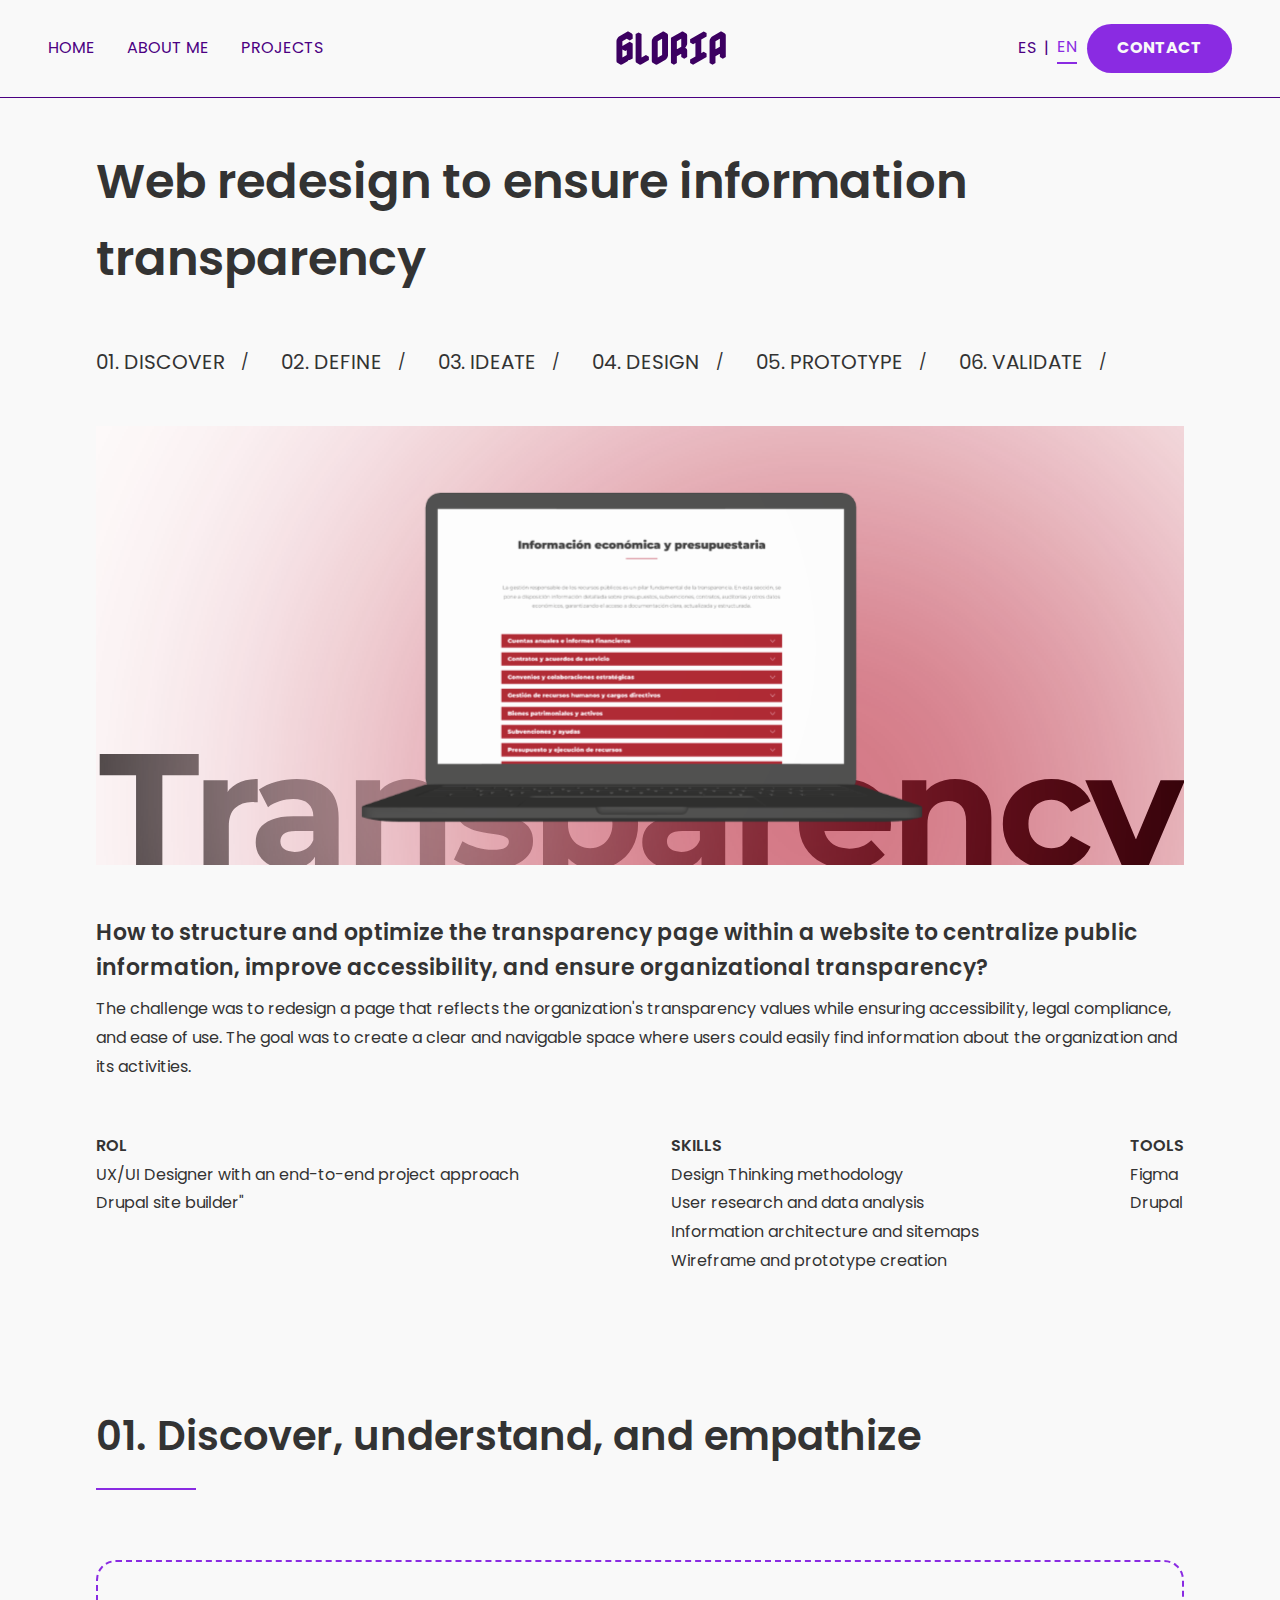
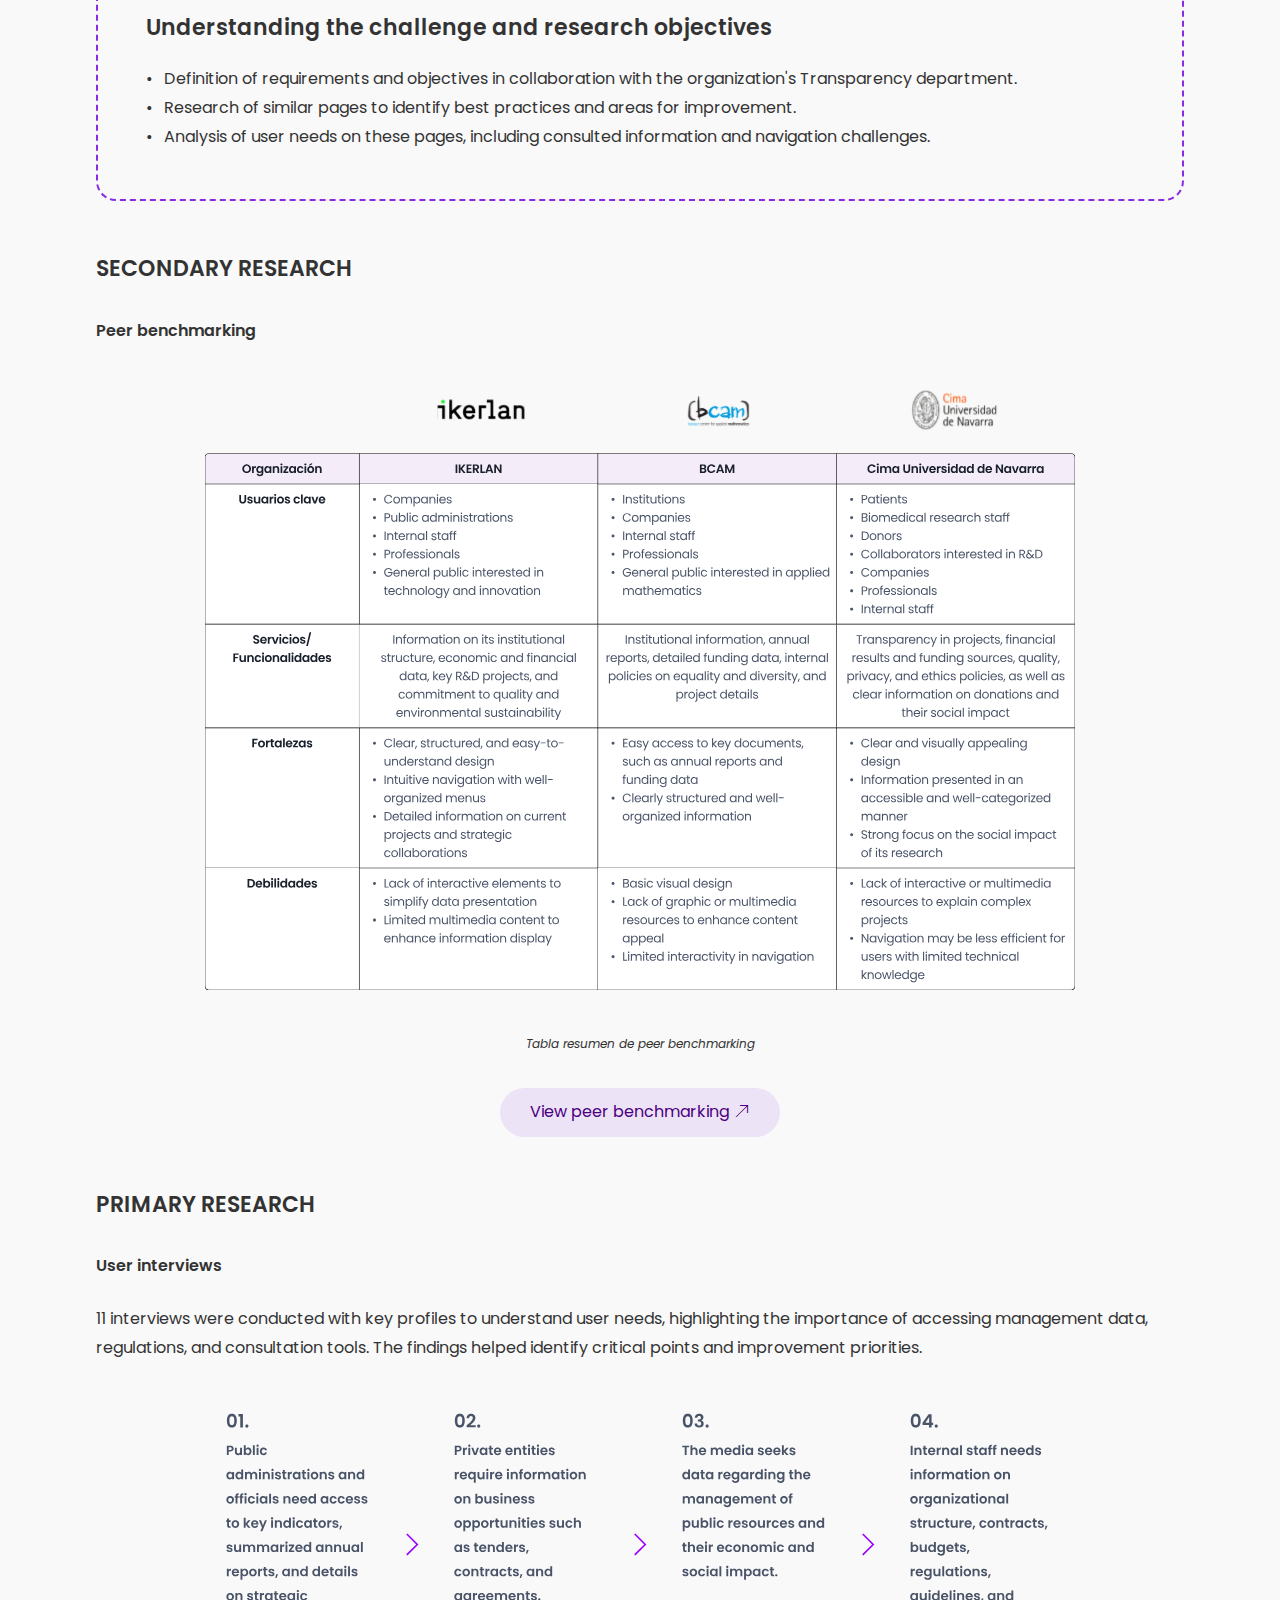
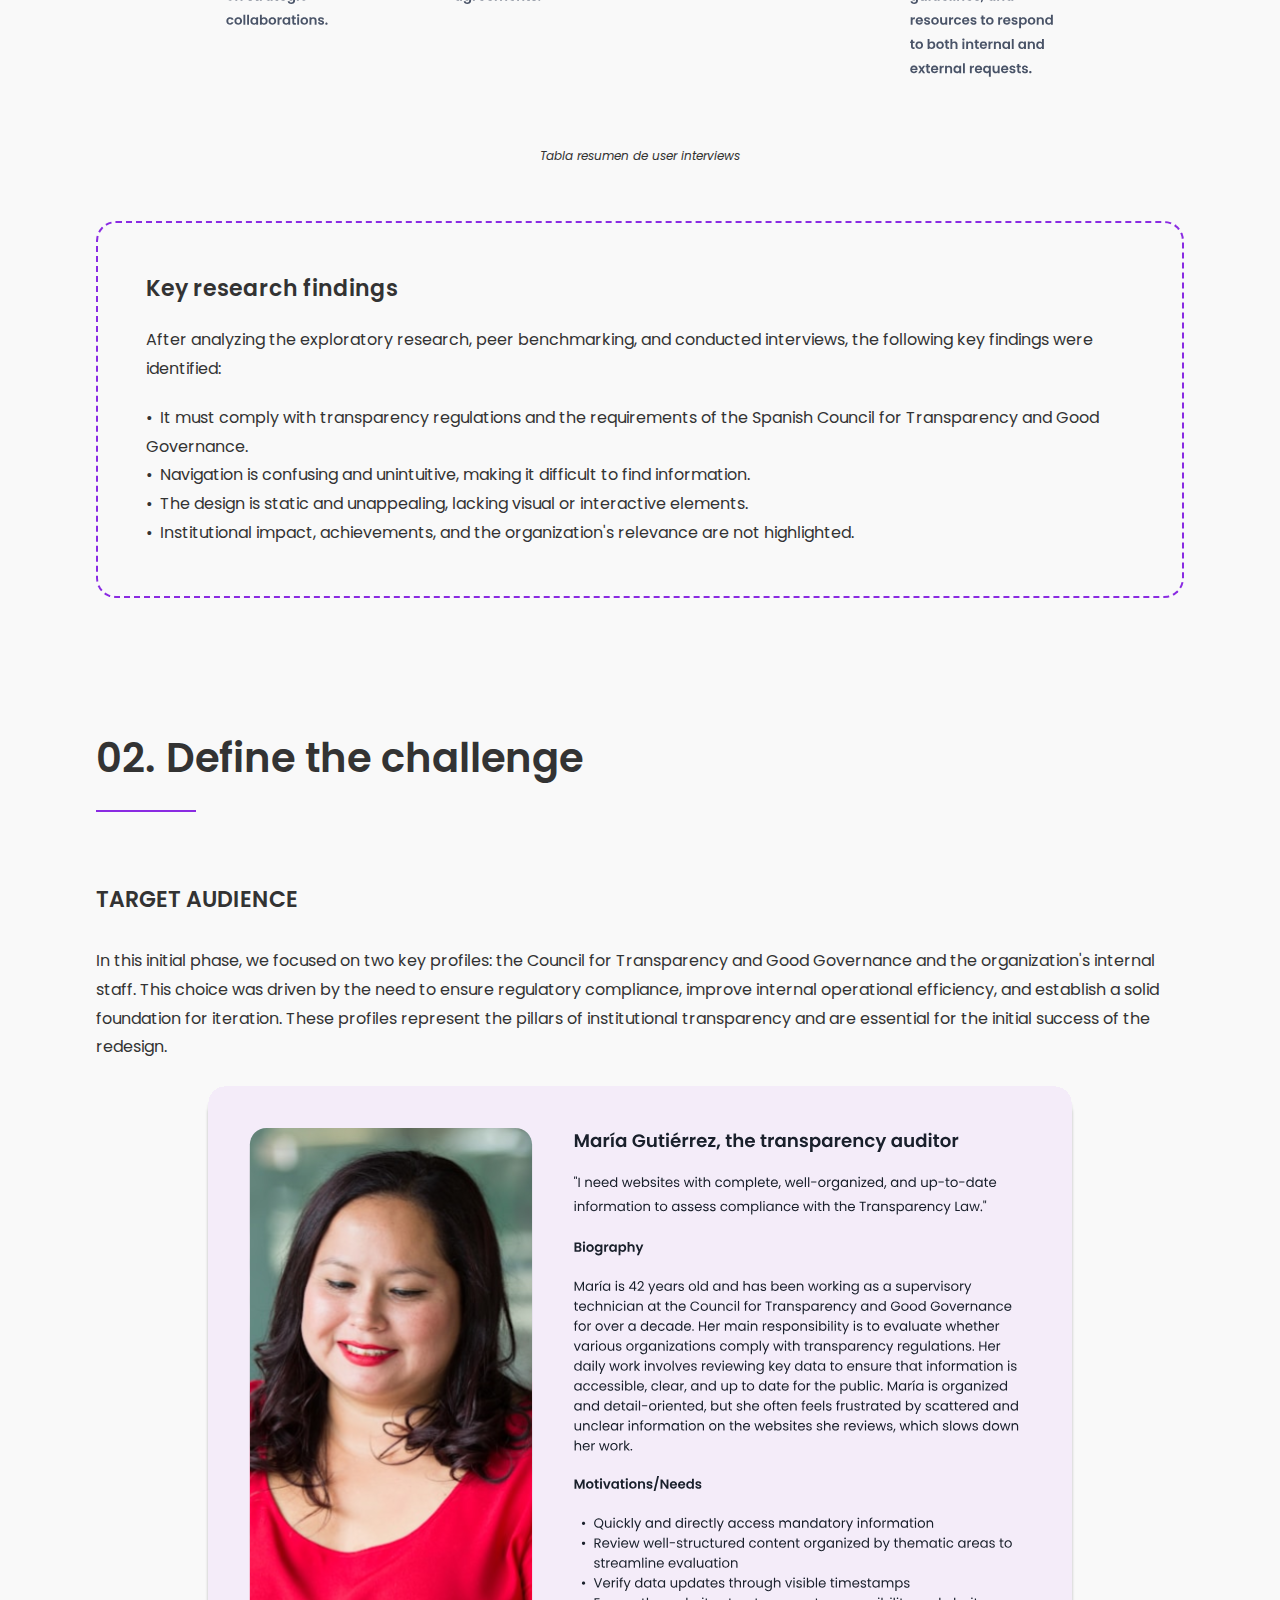
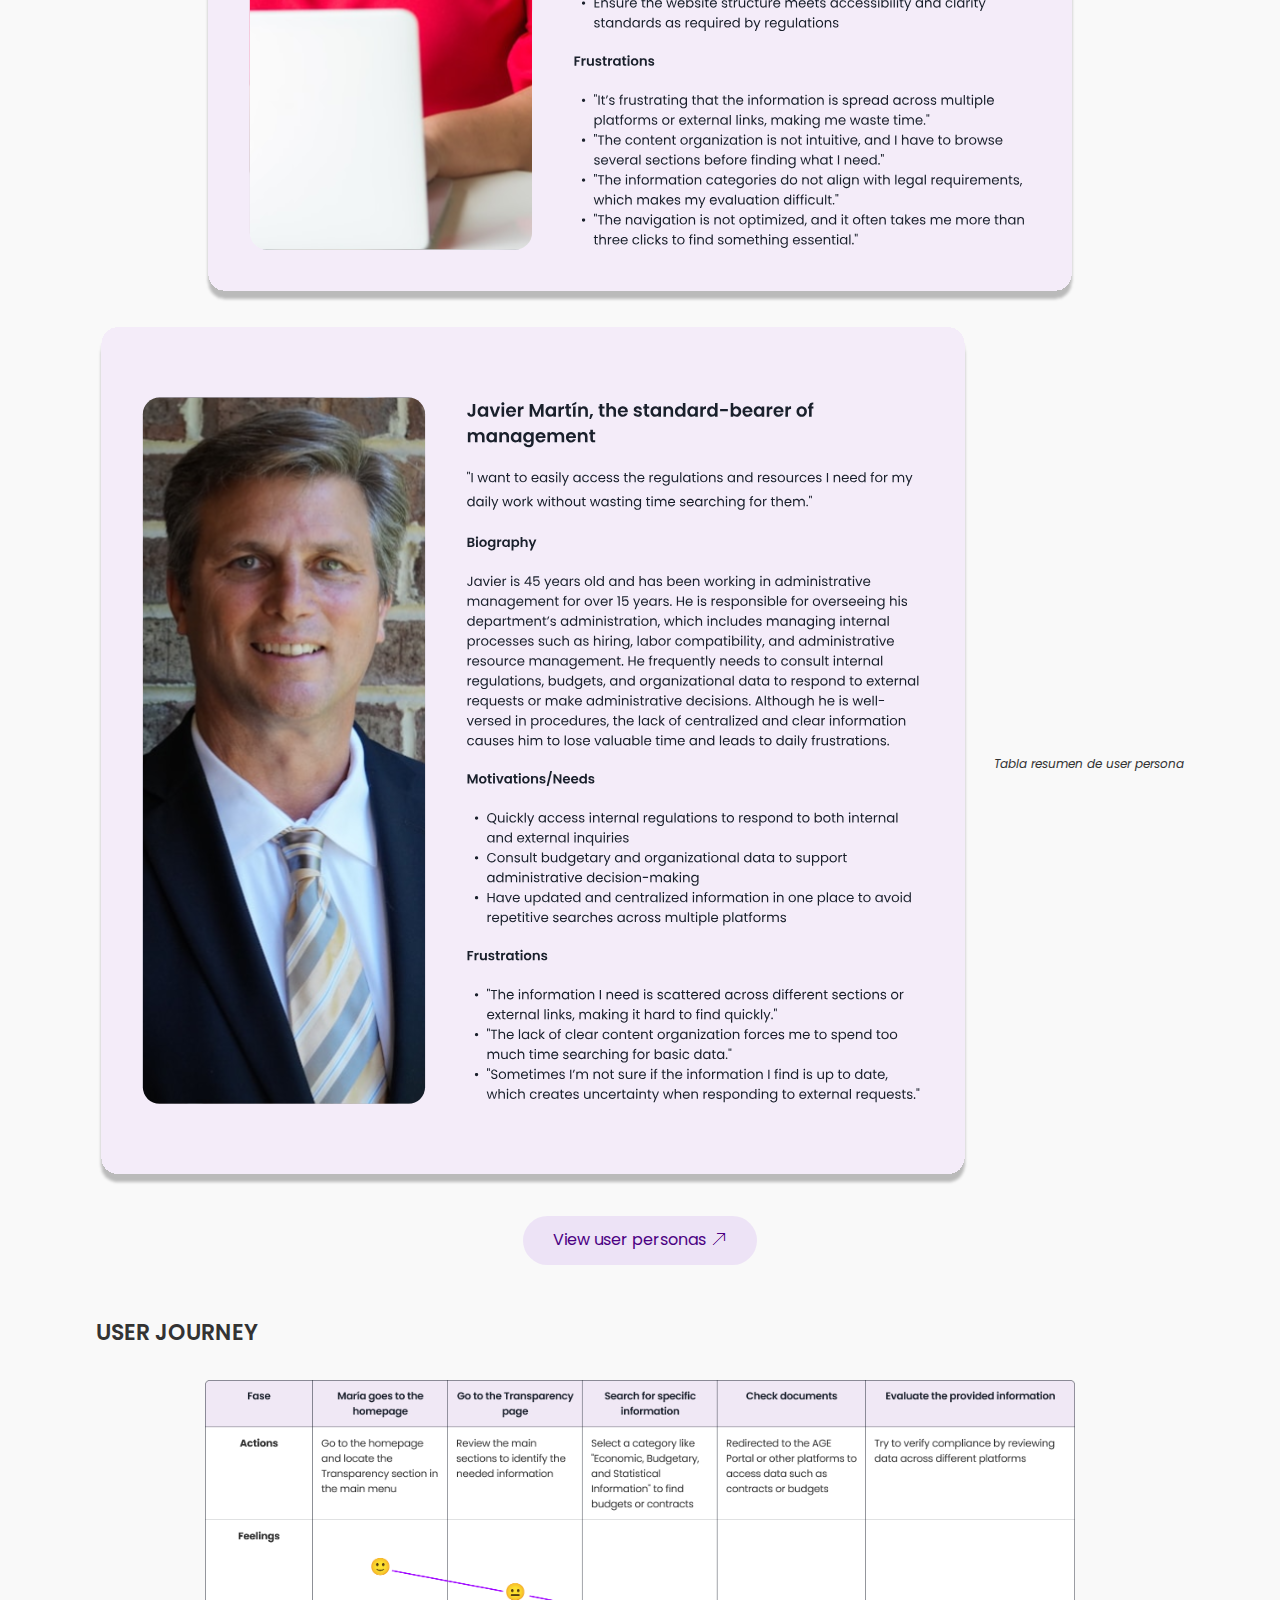
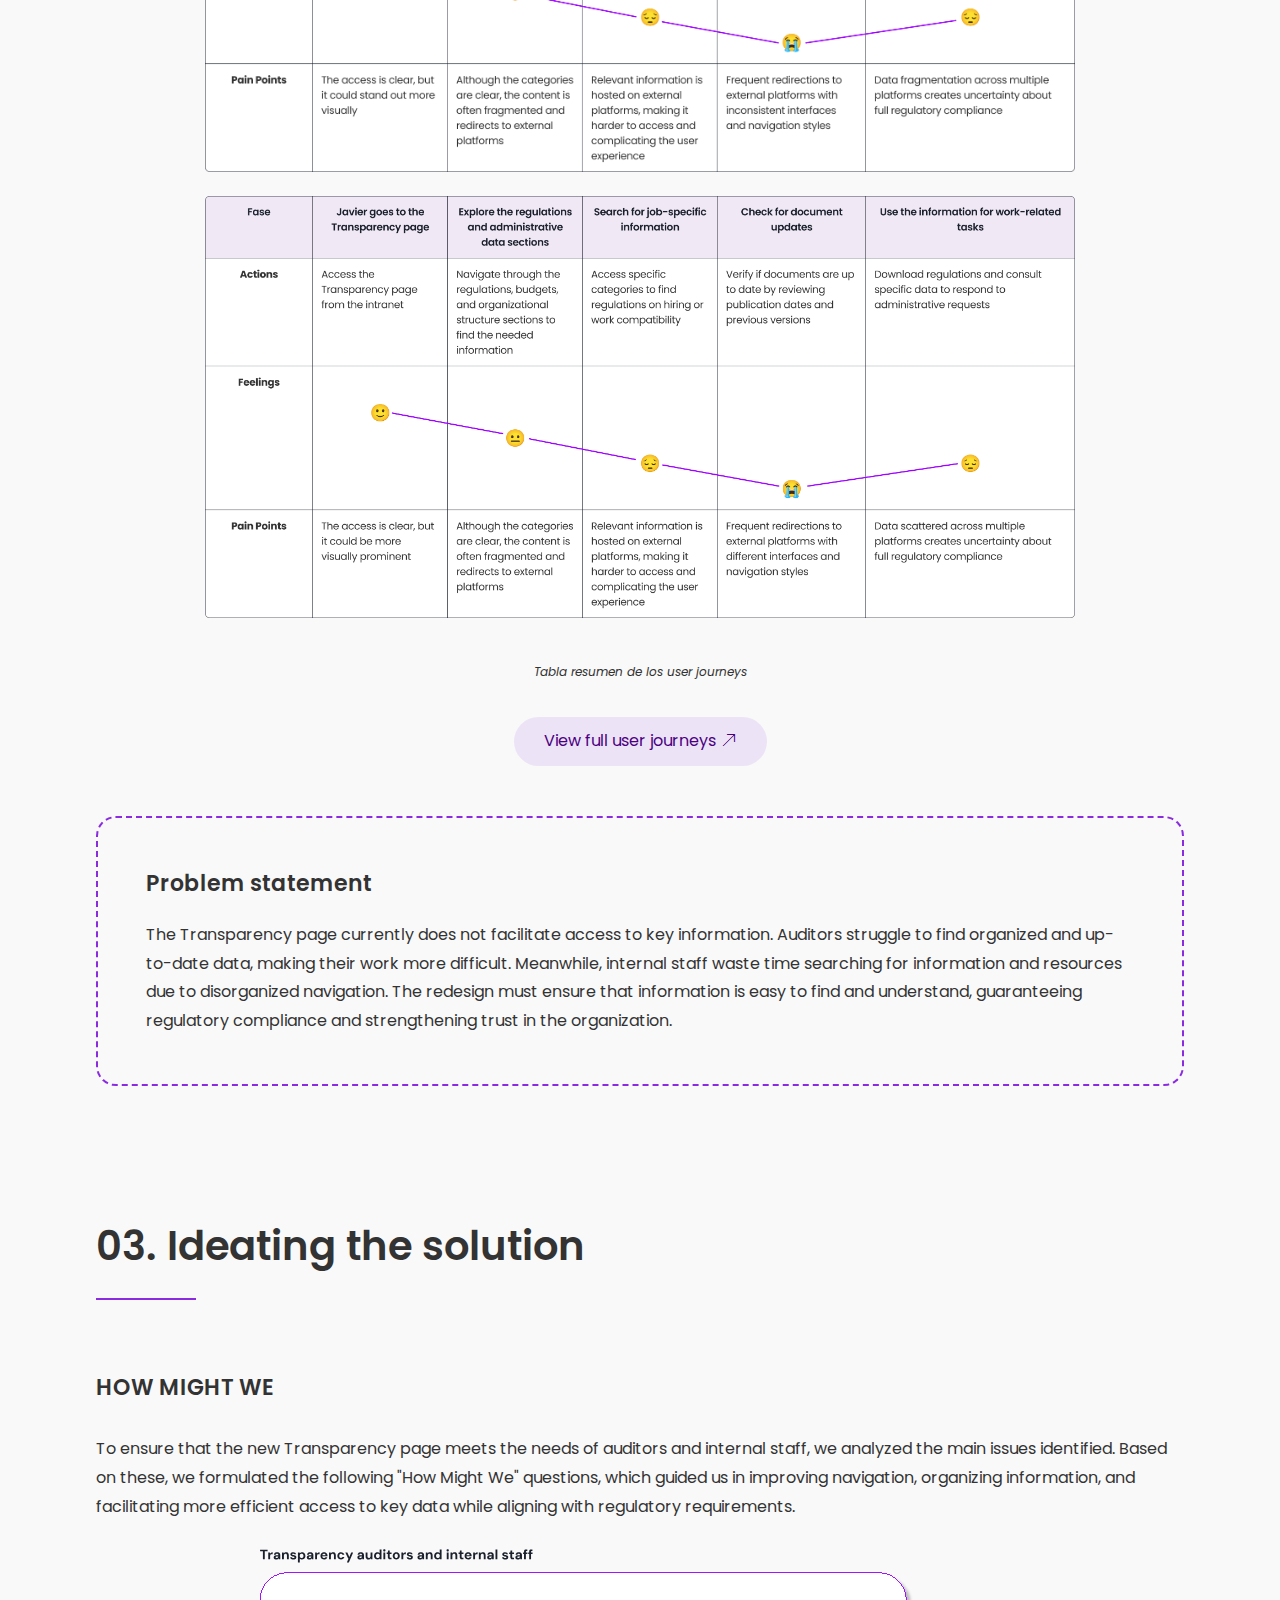
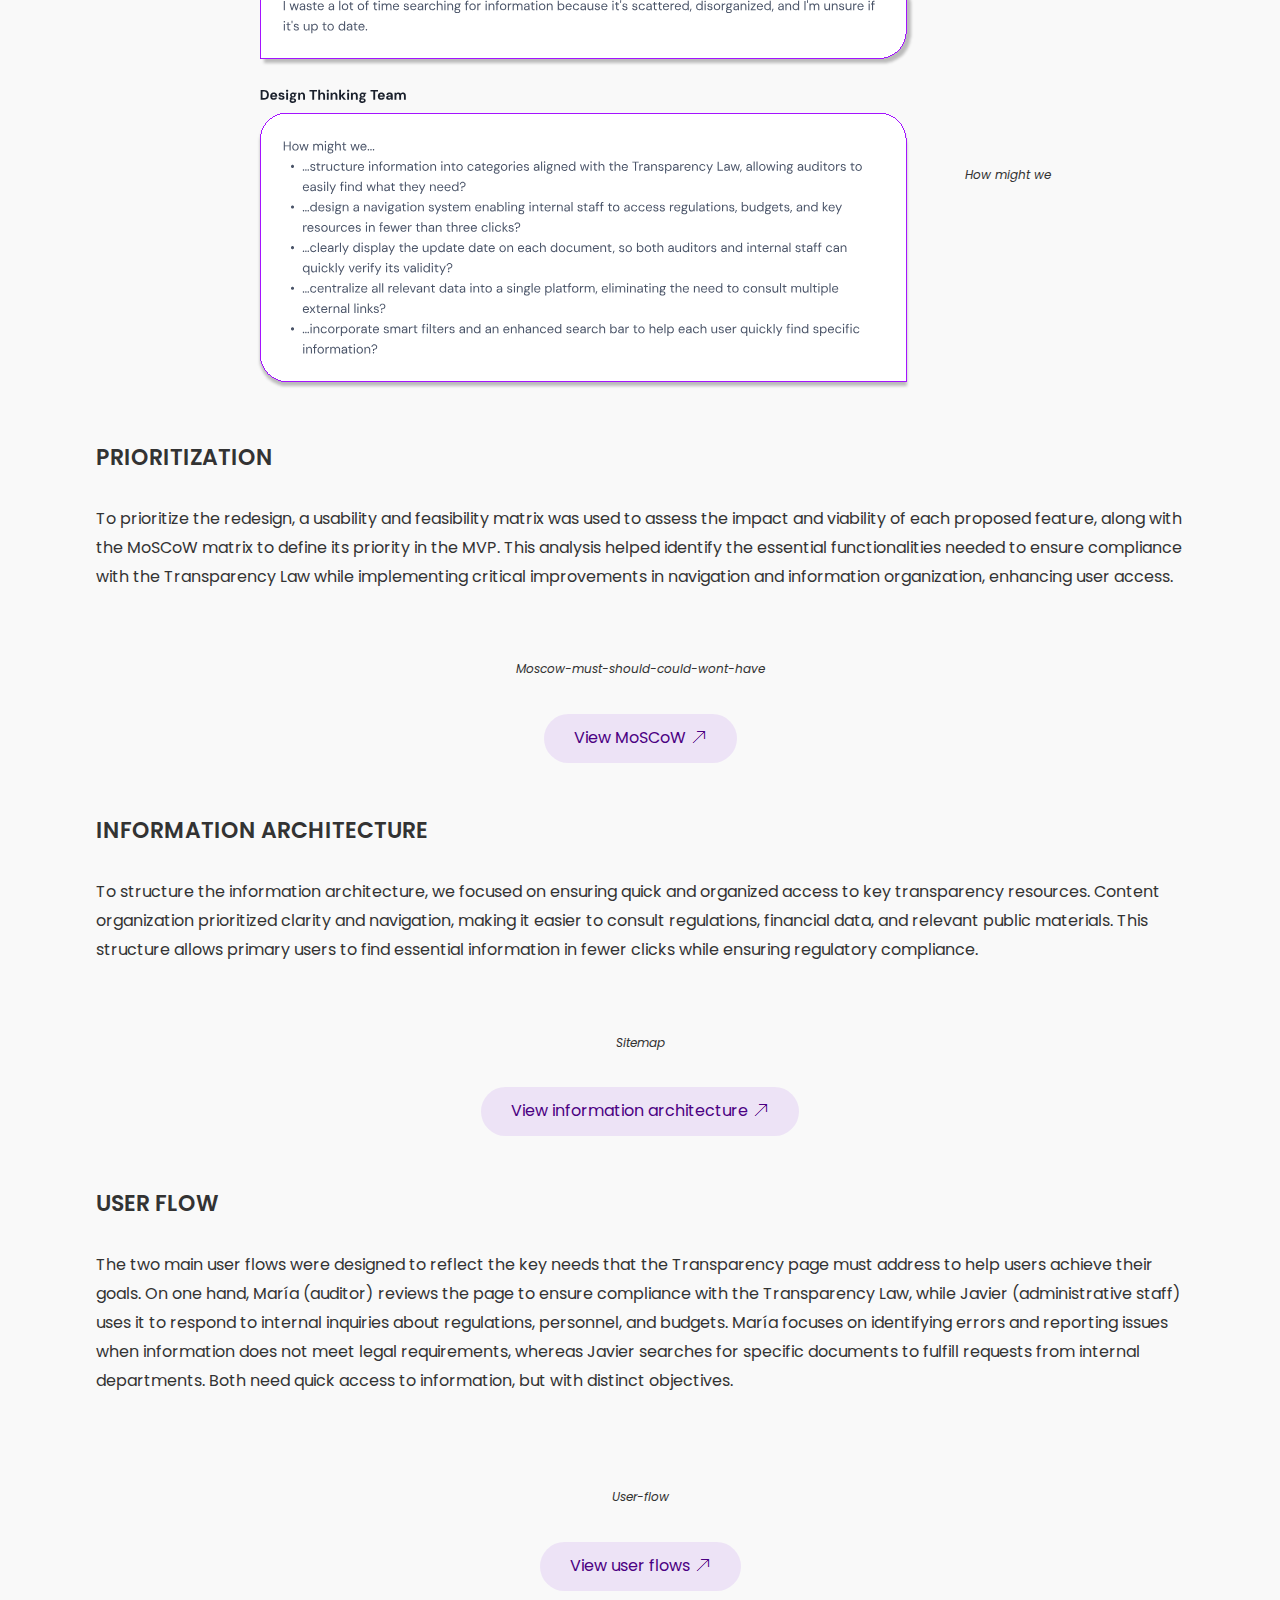
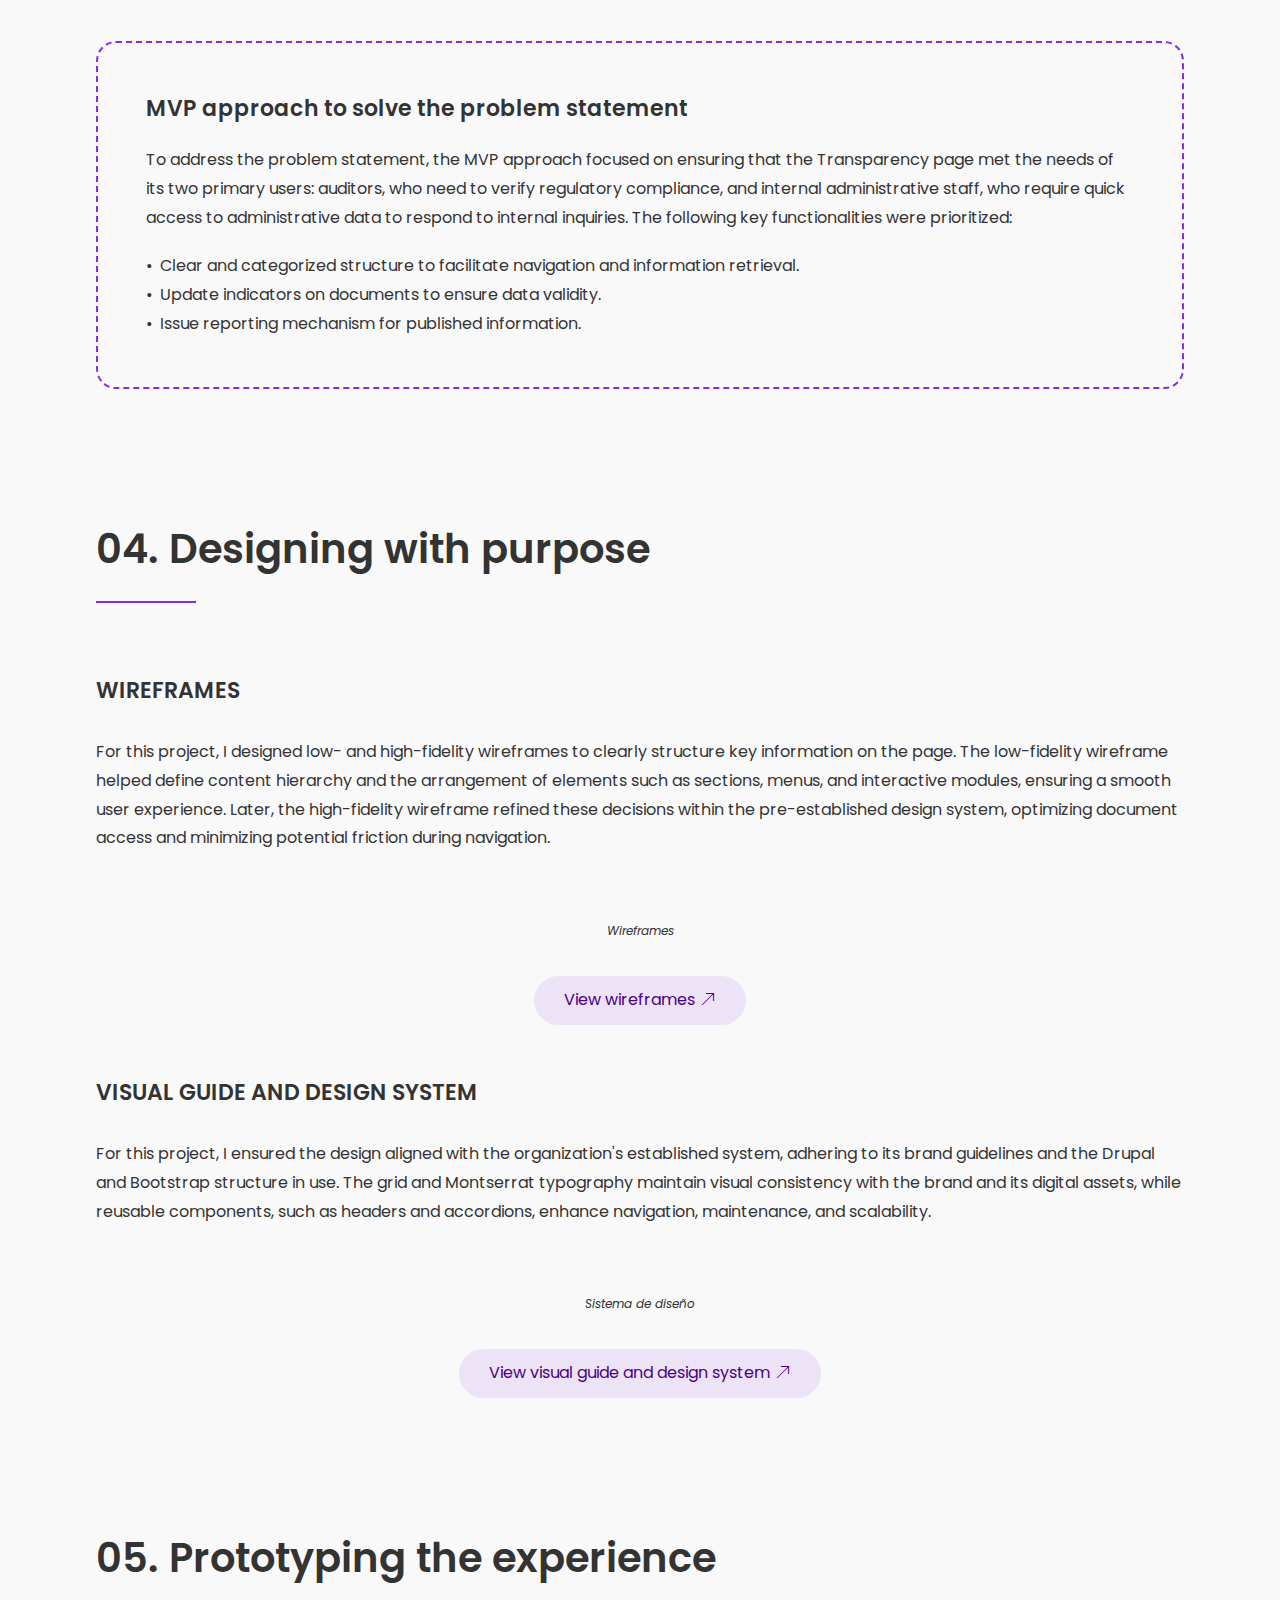
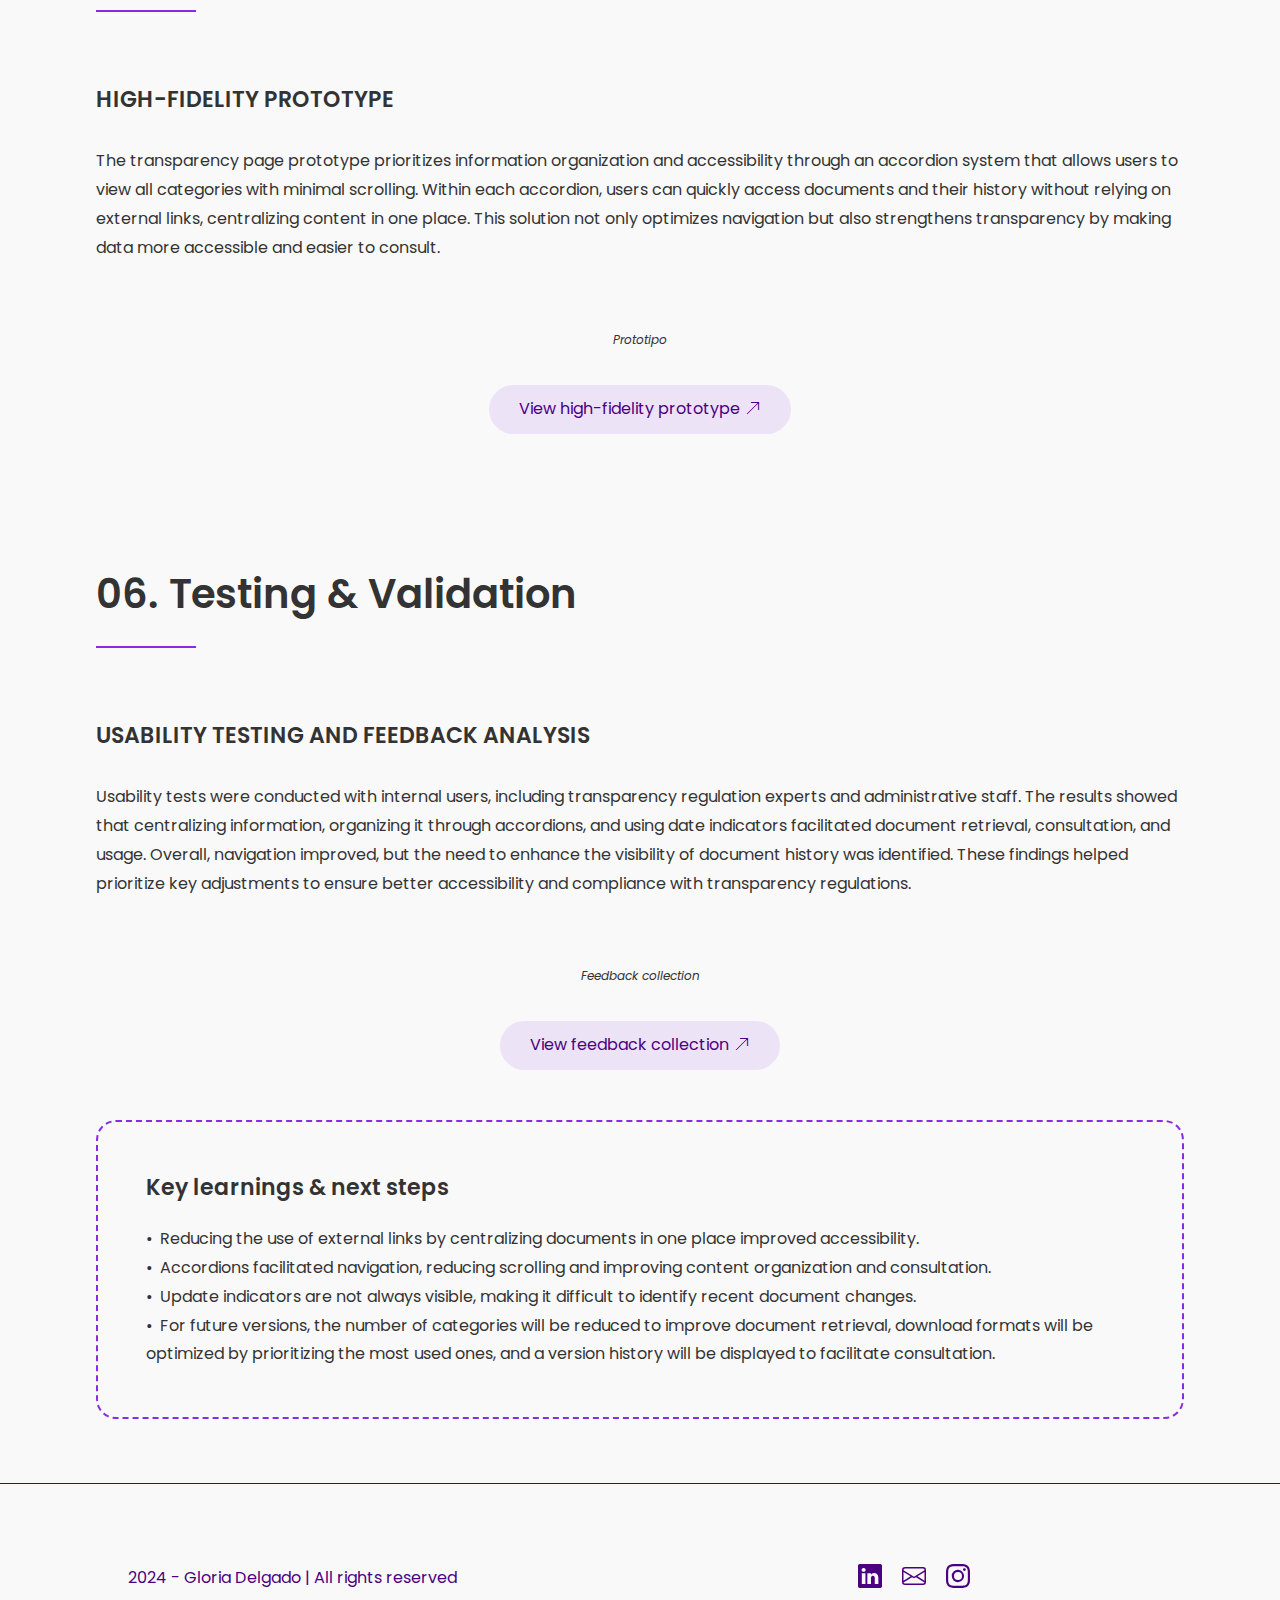
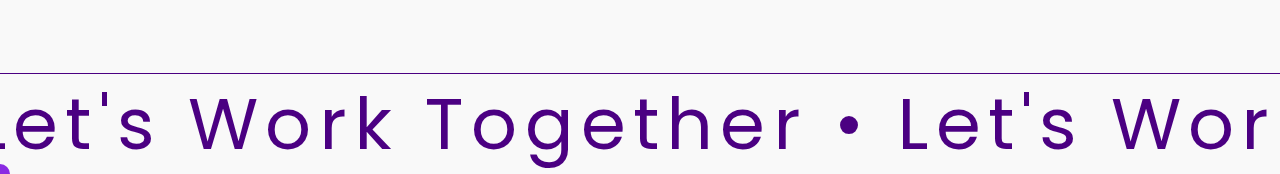
<file: project-transparencia-en.html>
<!DOCTYPE html>
<html lang="en">
<head>
    <meta charset="UTF-8">
    <meta name="viewport" content="width=device-width, initial-scale=1.0">
    <title>Gloria Delgado Portfolio | UX/UI Designer</title>

    <meta name="description" content="I'm Gloria Delgado, a UX/UI and web designer, and this is my portfolio.">
    <meta name="author" content="Gloria Delgado">

    <meta property="og:type" content="website">
    <!-- <meta property="og:url" content="#"> -->
    <meta property="og:title" content="Gloria Delgado Portfolio | UX/UI Designer">
    <meta property="og:description" content="I'm Gloria Delgado, a UX/UI and web designer, and this is my portfolio.">
    <!-- <meta property="og:image" content="#"> -->
    <meta property="og:site_name" content="Gloria Delgado Portfolio">

    <link rel="icon" type="image/png" sizes="16x16" href="assets/index/favicon-16x16.png">
    <link rel="icon" type="image/png" sizes="32x32" href="assets/index/favicon-32x32.png">
    <link rel="icon" type="image/png" sizes="96x96" href="assets/index/favicon-96x96.png">

    <link rel="stylesheet" href="css/reset.css">
    <link rel="stylesheet" href="css/global.css">
    <link rel="stylesheet" href="css/project.css">
    <script src="js/global.js" defer></script>
    <script src="js/project.js" defer></script>
    
    <link rel="preconnect" href="https://fonts.googleapis.com">
    <link rel="preconnect" href="https://fonts.gstatic.com" crossorigin>
    <link href="https://fonts.googleapis.com/css2?family=Poppins:ital,wght@0,100;0,200;0,300;0,400;0,500;0,600;0,700;0,800;0,900;1,100;1,200;1,300;1,400;1,500;1,600;1,700;1,800;1,900&family=Raleway:ital,wght@0,100..900;1,100..900&display=swap" rel="stylesheet">
</head>
<body>

    <!-- HEADER -->

    <header class="Header">

        <!-- Menu -->

        <nav class="Header-nav">
            <ul class="Header-menu">
                <li class="Header-menuItem">
                    <a href="index-en.html" title="Home" class="Header-menuLink">Home</a>
                </li>
                <li class="Header-menuItem">
                    <a href="about-me-en.html" title="About Me" class="Header-menuLink">About Me</a>
                </li>
                <li class="Header-menuItem">
                    <a href="index-en.html#work" title="Projects" class="Header-menuLink">Projects</a>
                </li>
            </ul>
        </nav>
        
        <!-- Logo -->

        <a href="index-en.html" title="Logo" class="Header-logo">
            <picture class="Header-picture">
                <img src="assets/index/logo-gloria-portfolio.svg" alt="Gloria Delgado logo" class="Header-logoImg">
            </picture>            
        </a>
        

        <div class="Header-options">

            <!-- Language Selector -->

            <div class="Header-optionsLanguage">
                <a href="project-transparencia.html" title="Español" class="Header-menuLink">ES</a> |
                <a href="project-transparencia-en.html" title="Inglés" class="Header-menuLink">EN</a>
            </div>

            <!-- CTA Button -->

            <a href="mailto:gloriadelgadolopez@gmail.com?Subject=Let's%20connect!%20I'd%20love%20to%20discuss%20UX/UI%20opportunities." title="Contact" class="Header-optionsButton">Contact</a>

        </div>

        <button class="Header-hamburger" title="Open menu">
            <svg xmlns="http://www.w3.org/2000/svg" width="24" height="24" fill="none" stroke="currentColor" stroke-width="2" stroke-linecap="round" stroke-linejoin="round" class="Hamburger-icon">
                <line x1="3" y1="6" x2="21" y2="6"></line>
                <line x1="3" y1="12" x2="21" y2="12"></line>
                <line x1="3" y1="18" x2="21" y2="18"></line>
            </svg>
        </button>

    </header>

    <!-- MAIN CONTENT -->

    <main class="Main">
      
        <!-- HERO SECTION -->
        <section class="Hero">

            <!-- Title -->

            <header class="Hero-header">
                <h1 class="Hero-title">Web redesign to ensure information transparency</h1>
            </header>

            <!-- Project nav menu -->
            <div class="Hero-nav">
                <ul class="Hero-navMenu">
                    <li class="Hero-menuItem">
                        <a href="project-transparencia-en.html#discover" title="Discover" class="Hero-menuLink">01. Discover</a>
                    </li>
                    <li class="Hero-menuItem">
                        <a href="project-transparencia-en.html#define" title="Define" class="Hero-menuLink">02. Define</a>
                    </li>
                    <li class="Hero-menuItem">
                        <a href="project-transparencia-en.html#ideation" title="Ideate" class="Hero-menuLink">03. Ideate</a>
                    </li>
                    <li class="Hero-menuItem">
                        <a href="project-transparencia-en.html#design" title="Design" class="Hero-menuLink">04. Design</a>
                    </li>
                    <li class="Hero-menuItem">
                        <a href="project-transparencia-en.html#prototyping" title="Prototype" class="Hero-menuLink">05. Prototype</a>
                    </li>
                    <li class="Hero-menuItem">
                        <a href="project-transparencia-en.html#testing" title="Validate" class="Hero-menuLink">06. Validate</a>
                    </li>
                </ul>
            </div>

            <!-- Image -->

            <div class="Hero-image">
                <picture class="Hero-picture">
                    <img src="assets/project-transparencia/es/portada-portfolio-proyecto-transparencia.svg" alt="Vista previa de la app de Planeat" loading="lazy" class="Hero-imageImg">
                </picture>
            </div>

            <!-- Description -->

            <article class="Hero-description">
                <h3 class="Hero-descriptionPrimary">How to structure and optimize the transparency page within a website to centralize public information, improve accessibility, and ensure organizational transparency?</h3>
                <p class="Hero-descriptionSecondary">The challenge was to redesign a page that reflects the organization's transparency values while ensuring accessibility, legal compliance, and ease of use. The goal was to create a clear and navigable space where users could easily find information about the organization and its activities.</p>
            </article>

            <!-- Details -->

            <div class="Hero-details">
                <!-- Rol -->
                <div class="Hero-detailsSection">
                    <p class="Hero-detailsTitle"><strong>Rol</strong></p>
                    <ul class="Hero-detailsList">
                        <li class="Hero-detailsItem">UX/UI Designer with an end-to-end project approach</li>
                        <li class="Hero-detailsItem">Drupal site builder"</li>
                    </ul>
                </div>

                <!-- Skills -->
                <div class="Hero-detailsSection">
                    <p class="Hero-detailsTitle"><strong>Skills</strong></p>
                    <ul class="Hero-detailsList">
                        <li class="Hero-detailsItem">Design Thinking methodology</li>
                        <li class="Hero-detailsItem">User research and data analysis</li>
                        <li class="Hero-detailsItem">Information architecture and sitemaps</li>
                        <li class="Hero-detailsItem">Wireframe and prototype creation</li>

                    </ul>
                </div>

                <!-- Tools -->
                <div class="Hero-detailsSection">
                    <p class="Hero-detailsTitle"><strong>Tools</strong></p>
                    <ul class="Hero-detailsList">
                        <li class="Hero-detailsItem">Figma</li>
                        <li class="Hero-detailsItem">Drupal</li>
                    </ul>
                </div>
            </div>
        </section>

        <!-- SECTION 01.DISCOVER -->
         
        <section id='discover' class="Section Section--discover">

            <!-- Title -->
            <div class="Section-h2">
                <h2 class="Section-title">01. Discover, understand, and empathize</h2>
                <hr class="hr">
            </div>

            <!-- Highlighted: Desafío -->
            <article class="Section-highlighted">
                <h3 class="Section-highlightedH3">Understanding the challenge and research objectives</h3>
                <ul class="Section-highlightedList">
                    <li class="Section-highlightedItem">
                        Definition of requirements and objectives in collaboration with the organization's Transparency department.
                    </li>
                    <li class="Section-highlightedItem">
                        Research of similar pages to identify best practices and areas for improvement.
                    </li>
                    <li class="Section-highlightedItem">
                        Analysis of user needs on these pages, including consulted information and navigation challenges.
                    </li>                    
                </ul>
            </article>

            <!-- Secondary Research -->
            <article class="Section-step">
                <h3 class="Section-stepH3">Secondary Research</h3>
                <div class="Section-stepMethodology">
                    <p class="Methodology-title">Peer benchmarking</p>
                    <div class="Methodology-image">
                        <picture class="Methodology-picture">
                            <img src="assets/project-transparencia/en/portfolio-proyecto-transparencia-peerbenchmarking.svg" alt="Tabla resumen de peer benchmarking" loading="lazy" class="Methodology-imageImg"> 
                        </picture>
                        <a href="https://www.figma.com/design/fI7nLlJuRSVLGxW1P7FOiU/Proyecto-redise%C3%B1o-de-p%C3%A1g-Transparencia?node-id=1-2&t=LbRIFWthfbr6AI4x-1" title="Peer becnhmarking" target="_blank" rel="noopener noreferrer" class="Methodology-button Secondary-button">View peer benchmarking</a>
                    </div>
                </div>
            </article>

            <!-- Primary Research -->
            <article class="Section-step">
                <h3 class="Section-stepH3">Primary Research</h3>
                <div class="Section-stepMethodology">
                    <p class="Methodology-title">User interviews</p>
                    <p class="Methodology-description">
                        11 interviews were conducted with key profiles to understand user needs, highlighting the importance of accessing management data, regulations, and consultation tools. The findings helped identify critical points and improvement priorities.
                    </p>
                    <div class="Methodology-image">
                        <picture class="Methodology-picture">
                            <img src="assets/project-transparencia/en/portfolio-proyecto-transparencia-user-interviews.svg" alt="Tabla resumen de user interviews" loading="lazy" class="Methodology-imageImg"> 
                        </picture>
                        <!-- <a href="#" title="User interviews" target="_blank" rel="noopener noreferrer" class="Methodology-button Secondary-button">Ver entrevistas a usuarios</a> -->
                    </div>
                </div>
            </article>

            <!-- Highlighted: Hallazgos -->
            <article class="Section-highlighted">
                <h3 class="Section-highlightedH3">Key research findings</h3>
                <p class="Section-highlightedText">After analyzing the exploratory research, peer benchmarking, and conducted interviews, the following key findings were identified:</p>
                <ul class="Section-highlightedList">
                <ul class="Section-highlightedList">
                    <li class="Section-highlightedItem">It must comply with transparency regulations and the requirements of the Spanish Council for Transparency and Good Governance.</li>
                    <li class="Section-highlightedItem">Navigation is confusing and unintuitive, making it difficult to find information.</li>
                    <li class="Section-highlightedItem">The design is static and unappealing, lacking visual or interactive elements.</li>
                    <li class="Section-highlightedItem">Institutional impact, achievements, and the organization's relevance are not highlighted.</li>
                </ul>
            </article>
        </section>

        <!-- SECTION 02.DEFINE -->

        <section id='define' class="Section Section--define">

            <!-- Title -->
            <div class="Section-h2">
                <h2 class="Section-title">02. Define the challenge</h2>
                <hr class="hr">
            </div>

            <!-- Target audience -->
            <article class="Section-step">
                <h3 class="Section-stepH3">Target Audience</h3>
                <div class="Section-stepMethodology">
                    <p class="Methodology-description">
                        In this initial phase, we focused on two key profiles: the Council for Transparency and Good Governance and the organization's internal staff. This choice was driven by the need to ensure regulatory compliance, improve internal operational efficiency, and establish a solid foundation for iteration. These profiles represent the pillars of institutional transparency and are essential for the initial success of the redesign.
                    </p>
                    <div class="Methodology-image">
                        <picture class="Methodology-picture"> 
                            <img src="assets/project-transparencia/en/portfolio-proyecto-transparencia-user-persona-maria.svg" alt="Tabla resumen de user persona" loading="lazy" class="Methodology-imageImg"> 
                            <img src="assets/project-transparencia/en/portfolio-proyecto-transparencia-user-persona-javier.svg" loading="lazy" class="Methodology-imageImg"> 
                        </picture>
                        <a href="https://www.figma.com/design/fI7nLlJuRSVLGxW1P7FOiU/Proyecto-redise%C3%B1o-de-p%C3%A1g-Transparencia?node-id=3-82&t=LbRIFWthfbr6AI4x-1" title="User persona" target="_blank" rel="noopener noreferrer" class="Methodology-button Secondary-button">View user personas</a>
                    </div>
                </div>
            </article>

            <!-- User journey -->
            <article class="Section-step">
                <h3 class="Section-stepH3">User Journey</h3>
                <div class="Section-stepMethodology">
                    <div class="Methodology-image">
                        <picture class="Methodology-picture">
                            <img src="assets/project-transparencia/en/portfolio-proyecto-transparencia-user-journey-maria.png" alt="Tabla resumen de los user journeys" loading="lazy" class="Methodology-imageImg">
                            <img src="assets/project-transparencia/en/portfolio-proyecto-transparencia-user-journey-javier.png" loading="lazy" class="Methodology-imageImg">
                        </picture>
                        <a href="https://www.figma.com/design/fI7nLlJuRSVLGxW1P7FOiU/Proyecto-redise%C3%B1o-de-p%C3%A1g-Transparencia?node-id=6-82&t=LbRIFWthfbr6AI4x-1" title="User journeys" target="_blank" rel="noopener noreferrer" class="Methodology-button Secondary-button">View full user journeys</a>
                    </div>
                </div>
            </article>

            <!-- Highlighted: Problem statement -->
            <article class="Section-highlighted">
                <h3 class="Section-highlightedH3">Problem statement</h3>
                <div class="Section-highlightedList">
                    <p class="Section-highlightedText">The Transparency page currently does not facilitate access to key information. Auditors struggle to find organized and up-to-date data, making their work more difficult. Meanwhile, internal staff waste time searching for information and resources due to disorganized navigation. The redesign must ensure that information is easy to find and understand, guaranteeing regulatory compliance and strengthening trust in the organization.</p>
                </div>
            </article>
        </section>

        <!-- SECTION 03.IDEATION -->

        <section id='ideation' class="Section Section--ideation">

            <!-- Title -->
            <div class="Section-h2">
                <h2 class="Section-title">03. Ideating the solution</h2>
                <hr class="hr">
            </div>

            <!-- How Might We -->
            <article class="Section-step">
                <h3 class="Section-stepH3">How Might We</h3>
                <div class="Section-stepMethodology">
                    <p class="Methodology-description">
                        To ensure that the new Transparency page meets the needs of auditors and internal staff, we analyzed the main issues identified. Based on these, we formulated the following "How Might We" questions, which guided us in improving navigation, organizing information, and facilitating more efficient access to key data while aligning with regulatory requirements.
                    </p>
                    <div class="Methodology-image">
                        <picture class="Methodology-picture">
                            <img src="assets/project-transparencia/en/portfolio-proyecto-transparencia-how-might-we.svg" alt="How might we" loading="lazy" class="Methodology-imageImg"> 
                        </picture>
                        <!-- <a href="#" title="How might we" target="_blank" rel="noopener noreferrer" class="Methodology-button Secondary-button">Ver How might we</a> -->
                    </div>
                </div>
            </article>

            <!-- Priorización -->
            <article class="Section-step">
                <h3 class="Section-stepH3">Prioritization</h3>
                <div class="Section-stepMethodology">
                    <p class="Methodology-description">
                        To prioritize the redesign, a usability and feasibility matrix was used to assess the impact and viability of each proposed feature, along with the MoSCoW matrix to define its priority in the MVP. This analysis helped identify the essential functionalities needed to ensure compliance with the Transparency Law while implementing critical improvements in navigation and information organization, enhancing user access.
                    </p>
                    <div class="Methodology-image">
                        <picture class="Methodology-picture">
                            <img src="assets/project-transparencia/en/portfolio-proyecto-transparencia-matriz-usabilidad-viabilidad-moscow.svg" alt="Moscow-must-should-could-wont-have" loading="lazy" class="Methodology-imageImg"> 
                        </picture>
                        <a href="https://www.figma.com/design/fI7nLlJuRSVLGxW1P7FOiU/Proyecto-redise%C3%B1o-de-p%C3%A1g-Transparencia?node-id=10-541&t=LbRIFWthfbr6AI4x-1" title="Moscow" target="_blank" rel="noopener noreferrer" class="Methodology-button Secondary-button">View MoSCoW</a>
                    </div>
                </div>
            </article>

            <!-- Information Architecture -->
            <article class="Section-step">
                <h3 class="Section-stepH3">Information Architecture</h3>
                <div class="Section-stepMethodology">
                    <p class="Methodology-description">
                        To structure the information architecture, we focused on ensuring quick and organized access to key transparency resources. Content organization prioritized clarity and navigation, making it easier to consult regulations, financial data, and relevant public materials. This structure allows primary users to find essential information in fewer clicks while ensuring regulatory compliance.
                    </p>
                    <div class="Methodology-image">
                        <picture class="Methodology-picture">
                            <img src="assets/project-transparencia/en/portfolio-proyecto-transparencia-sitemap.svg" alt="Sitemap" loading="lazy" class="Methodology-imageImg"> 
                        </picture>
                        <a href="https://www.figma.com/design/fI7nLlJuRSVLGxW1P7FOiU/Proyecto-redise%C3%B1o-de-p%C3%A1g-Transparencia?node-id=17-638&t=LbRIFWthfbr6AI4x-1" title="Information arquitecture" target="_blank" rel="noopener noreferrer" class="Methodology-button Secondary-button">View information architecture</a>
                    </div>
                </div>
            </article>

            <!-- User flows -->
            <article class="Section-step">
                <h3 class="Section-stepH3">User Flow</h3>
                <div class="Section-stepMethodology">
                    <p class="Methodology-description">
                        The two main user flows were designed to reflect the key needs that the Transparency page must address to help users achieve their goals. On one hand, María (auditor) reviews the page to ensure compliance with the Transparency Law, while Javier (administrative staff) uses it to respond to internal inquiries about regulations, personnel, and budgets. María focuses on identifying errors and reporting issues when information does not meet legal requirements, whereas Javier searches for specific documents to fulfill requests from internal departments. Both need quick access to information, but with distinct objectives.
                    </p>
                    <div class="Methodology-image">
                        <picture class="Methodology-picture"> 
                            <img src="assets/project-transparencia/en/portfolio-proyecto-transparencia-user-flow-maria.svg" alt="User-flow" loading="lazy" class="Methodology-imageImg">
                            <img src="assets/project-transparencia/en/portfolio-proyecto-transparencia-user-flow-javier.svg" loading="lazy" class="Methodology-imageImg">
                        </picture>
                        <a href="https://www.figma.com/design/fI7nLlJuRSVLGxW1P7FOiU/Proyecto-redise%C3%B1o-de-p%C3%A1g-Transparencia?node-id=22-889&t=LbRIFWthfbr6AI4x-1" title="User flows" target="_blank" rel="noopener noreferrer" class="Methodology-button Secondary-button">View user flows</a>
                    </div>
                </div>
            </article>

            <!-- Highlighted: Enfoque MVP -->
            <article class="Section-highlighted">
                <h3 class="Section-highlightedH3">MVP approach to solve the problem statement</h3>
                <p class="Section-highlightedText">To address the problem statement, the MVP approach focused on ensuring that the Transparency page met the needs of its two primary users: auditors, who need to verify regulatory compliance, and internal administrative staff, who require quick access to administrative data to respond to internal inquiries. The following key functionalities were prioritized:</p>
                <ul class="Section-highlightedList">
                    <li class="Section-highlightedItem">Clear and categorized structure to facilitate navigation and information retrieval.</li>
                    <li class="Section-highlightedItem">Update indicators on documents to ensure data validity.</li>
                    <li class="Section-highlightedItem">Issue reporting mechanism for published information.</li>
                </ul>
            </article>
        </section>

        <!-- SECTION 04.DESIGN -->

        <section id='design' class="Section Section--design">

            <!-- Title -->
            <div class="Section-h2">
                <h2 class="Section-title">04. Designing with purpose</h2>
                <hr class="hr">
            </div>

            <!-- Wireframes -->
            <article class="Section-step">
                <h3 class="Section-stepH3">Wireframes</h3>
                <div class="Section-stepMethodology">
                    <p class="Methodology-description">
                        For this project, I designed low- and high-fidelity wireframes to clearly structure key information on the page. The low-fidelity wireframe helped define content hierarchy and the arrangement of elements such as sections, menus, and interactive modules, ensuring a smooth user experience. Later, the high-fidelity wireframe refined these decisions within the pre-established design system, optimizing document access and minimizing potential friction during navigation.
                    </p>
                    <div class="Methodology-image">
                        <picture class="Methodology-picture">
                            <img src="assets/project-transparencia/es/portfolio-proyecto-plantilla-transparencia-wireframes.svg" alt="Wireframes" loading="lazy" class="Methodology-imageImg"> 
                        </picture>
                        <a href="https://www.figma.com/design/fI7nLlJuRSVLGxW1P7FOiU/Proyecto-redise%C3%B1o-de-p%C3%A1g-Transparencia?node-id=32-134&t=LbRIFWthfbr6AI4x-1" title="Wireframes" target="_blank" rel="noopener noreferrer" class="Methodology-button Secondary-button">View wireframes</a>
                    </div>
                </div>
            </article>

            <!-- Visual guide and design system -->
            <article class="Section-step">
                <h3 class="Section-stepH3">Visual Guide and Design System</h3>
                <div class="Section-stepMethodology">
                    <p class="Methodology-description">
                        For this project, I ensured the design aligned with the organization's established system, adhering to its brand guidelines and the Drupal and Bootstrap structure in use. The grid and Montserrat typography maintain visual consistency with the brand and its digital assets, while reusable components, such as headers and accordions, enhance navigation, maintenance, and scalability.
                    </p>
                    <div class="Methodology-image">
                        <picture class="Methodology-picture">
                            <img src="assets/project-transparencia/es/portfolio-proyecto-transparencia-design-system.svg" alt="Sistema de diseño" loading="lazy" class="Methodology-imageImg"> 
                        </picture>
                        <a href="https://www.figma.com/design/fI7nLlJuRSVLGxW1P7FOiU/Proyecto-redise%C3%B1o-de-p%C3%A1g-Transparencia?node-id=32-135&t=LbRIFWthfbr6AI4x-1" title="Design system" target="_blank" rel="noopener noreferrer" class="Methodology-button Secondary-button">View visual guide and design system</a>
                    </div>
                </div>
            </article>

        </section>

        <!-- SECTION 05.PROTOTYPING -->

        <section id='prototyping' class="Section Section--prototyping">

            <!-- Title -->
            <div class="Section-h2">
                <h2 class="Section-title">05. Prototyping the experience</h2>
                <hr class="hr">
            </div>

            <!-- Prototipo en alta -->
            <article class="Section-step">
                <h3 class="Section-stepH3">High-Fidelity Prototype</h3>
                <div class="Section-stepMethodology">
                    <p class="Methodology-description">
                        The transparency page prototype prioritizes information organization and accessibility through an accordion system that allows users to view all categories with minimal scrolling. Within each accordion, users can quickly access documents and their history without relying on external links, centralizing content in one place. This solution not only optimizes navigation but also strengthens transparency by making data more accessible and easier to consult.
                    </p>
                    <div class="Methodology-image">
                        <picture class="Methodology-picture">
                            <img src="assets/project-transparencia/es/portfolio-proyecto-transparencia-prototipo.png" alt="Prototipo" loading="lazy" class="Methodology-imageImg"> 
                        </picture>
                        <a href="https://www.figma.com/design/fI7nLlJuRSVLGxW1P7FOiU/Proyecto-redise%C3%B1o-de-p%C3%A1g-Transparencia?node-id=32-136&t=LbRIFWthfbr6AI4x-1" title="Design system" target="_blank" rel="noopener noreferrer" class="Methodology-button Secondary-button">View high-fidelity prototype</a>
                    </div>
                </div>
            </article>

        </section>

        <!-- SECTION 06.TESTING -->

        <section id='testing' class="Section Section--testing">

            <!-- Title -->
            <div class="Section-h2">
                <h2 class="Section-title">06. Testing & Validation</h2>
                <hr class="hr">
            </div>

            <!-- Usability test plan & feedback collection -->
            <article class="Section-step">
                <h3 class="Section-stepH3">Usability Testing and Feedback Analysis</h3>
                <div class="Section-stepMethodology">
                    <p class="Methodology-description">
                        Usability tests were conducted with internal users, including transparency regulation experts and administrative staff. The results showed that centralizing information, organizing it through accordions, and using date indicators facilitated document retrieval, consultation, and usage. Overall, navigation improved, but the need to enhance the visibility of document history was identified. These findings helped prioritize key adjustments to ensure better accessibility and compliance with transparency regulations.
                    </p>
                    <div class="Methodology-image">
                        <picture class="Methodology-picture">
                            <img src="assets/project-transparencia/en/portfolio-proyecto-transparencia-testing.svg" alt="Feedback collection" loading="lazy" class="Methodology-imageImg"> 
                        </picture>
                        <a href="https://www.figma.com/design/fI7nLlJuRSVLGxW1P7FOiU/Proyecto-redise%C3%B1o-de-p%C3%A1g-Transparencia?node-id=32-137&t=LbRIFWthfbr6AI4x-1" title="Feedback" target="_blank" rel="noopener noreferrer" class="Methodology-button Secondary-button">View feedback collection</a>
                    </div>
                </div>
            </article>

            <!-- Highlighted: Learnings y nexts steps -->
            <article class="Section-highlighted">
                <h3 class="Section-highlightedH3">Key learnings & next steps</h3>
                <ul class="Section-highlightedList">
                    <li class="Section-highlightedItem">Reducing the use of external links by centralizing documents in one place improved accessibility.</li>
                    <li class="Section-highlightedItem">Accordions facilitated navigation, reducing scrolling and improving content organization and consultation.</li>
                    <li class="Section-highlightedItem">Update indicators are not always visible, making it difficult to identify recent document changes.</li>
                    <li class="Section-highlightedItem">For future versions, the number of categories will be reduced to improve document retrieval, download formats will be optimized by prioritizing the most used ones, and a version history will be displayed to facilitate consultation.</li>
                </ul>
            </article>
        </section>
         
        <!-- Botón de volver arriba -->

        <button class="BackToTop" aria-label="Volver arriba" title="Volver al inicio de la página">
            <svg class="Arrow-icon" xmlns="http://www.w3.org/2000/svg" width="24" height="24" viewBox="0 0 24 24" fill="none" stroke="currentColor" stroke-width="1" stroke-linecap="round" stroke-linejoin="round">
                <path d="M12 19V5"></path>
                <path d="M19 12l-7-7-7 7"></path>
            </svg>
        </button>        

    </main>

        <!-- FOOTER -->

    <footer class="Footer">
        <div class="Footer-content">

            <!-- Copyright -->
            <p class="Footer-copyright">2024 - Gloria Delgado | All rights reserved</p>

        <!-- Social media items -->

        <ul class="Footer-social">
            <li class="Footer-socialItem">
                <a href="https://www.linkedin.com/in/gloria-delgado-lopez/" title="Go to LinkedIn profile" target="_blank" rel="noopener noreferrer" class="Footer-socialLink">
                    <svg xmlns="http://www.w3.org/2000/svg" fill="currentColor" class="bi bi-linkedin Footer-socialIcon" viewBox="0 0 16 16">
                        <path d="M0 1.146C0 .513.526 0 1.175 0h13.65C15.474 0 16 .513 16 1.146v13.708c0 .633-.526 1.146-1.175 1.146H1.175C.526 16 0 15.487 0 14.854zm4.943 12.248V6.169H2.542v7.225zm-1.2-8.212c.837 0 1.358-.554 1.358-1.248-.015-.709-.52-1.248-1.342-1.248S2.4 3.226 2.4 3.934c0 .694.521 1.248 1.327 1.248zm4.908 8.212V9.359c0-.216.016-.432.08-.586.173-.431.568-.878 1.232-.878.869 0 1.216.662 1.216 1.634v3.865h2.401V9.25c0-2.22-1.184-3.252-2.764-3.252-1.274 0-1.845.7-2.165 1.193v.025h-.016l.016-.025V6.169h-2.4c.03.678 0 7.225 0 7.225z"/>
                      </svg>                          
                </a>
            </li>
            <li class="Footer-socialItem">
                <a href="mailto:gloriadelgadolopez@gmail.com?subject=Hablemos%20de%20dise%C3%B1o%20UX%2FUI" title="Send an email" target="_blank" rel="noopener noreferrer" class="Footer-socialLink">
                    <svg xmlns="http://www.w3.org/2000/svg" fill="currentColor" class="bi bi-envelope Footer-socialIcon" viewBox="0 0 16 16">
                        <path d="M0 4a2 2 0 0 1 2-2h12a2 2 0 0 1 2 2v8a2 2 0 0 1-2 2H2a2 2 0 0 1-2-2zm2-1a1 1 0 0 0-1 1v.217l7 4.2 7-4.2V4a1 1 0 0 0-1-1zm13 2.383-4.708 2.825L15 11.105zm-.034 6.876-5.64-3.471L8 9.583l-1.326-.795-5.64 3.47A1 1 0 0 0 2 13h12a1 1 0 0 0 .966-.741M1 11.105l4.708-2.897L1 5.383z"/>
                      </svg>                          
                </a>
            </li>
            <li class="Footer-socialItem">
                <a href="https://www.instagram.com/gloriaove_dl/" title="Go to Instagram profile" target="_blank" rel="noopener noreferrer" class="Footer-socialLink">
                    <svg xmlns="http://www.w3.org/2000/svg" fill="currentColor" class="bi bi-instagram Footer-socialIcon" viewBox="0 0 16 16">
                        <path d="M8 0C5.829 0 5.556.01 4.703.048 3.85.088 3.269.222 2.76.42a3.9 3.9 0 0 0-1.417.923A3.9 3.9 0 0 0 .42 2.76C.222 3.268.087 3.85.048 4.7.01 5.555 0 5.827 0 8.001c0 2.172.01 2.444.048 3.297.04.852.174 1.433.372 1.942.205.526.478.972.923 1.417.444.445.89.719 1.416.923.51.198 1.09.333 1.942.372C5.555 15.99 5.827 16 8 16s2.444-.01 3.298-.048c.851-.04 1.434-.174 1.943-.372a3.9 3.9 0 0 0 1.416-.923c.445-.445.718-.891.923-1.417.197-.509.332-1.09.372-1.942C15.99 10.445 16 10.173 16 8s-.01-2.445-.048-3.299c-.04-.851-.175-1.433-.372-1.941a3.9 3.9 0 0 0-.923-1.417A3.9 3.9 0 0 0 13.24.42c-.51-.198-1.092-.333-1.943-.372C10.443.01 10.172 0 7.998 0zm-.717 1.442h.718c2.136 0 2.389.007 3.232.046.78.035 1.204.166 1.486.275.373.145.64.319.92.599s.453.546.598.92c.11.281.24.705.275 1.485.039.843.047 1.096.047 3.231s-.008 2.389-.047 3.232c-.035.78-.166 1.203-.275 1.485a2.5 2.5 0 0 1-.599.919c-.28.28-.546.453-.92.598-.28.11-.704.24-1.485.276-.843.038-1.096.047-3.232.047s-2.39-.009-3.233-.047c-.78-.036-1.203-.166-1.485-.276a2.5 2.5 0 0 1-.92-.598 2.5 2.5 0 0 1-.6-.92c-.109-.281-.24-.705-.275-1.485-.038-.843-.046-1.096-.046-3.233s.008-2.388.046-3.231c.036-.78.166-1.204.276-1.486.145-.373.319-.64.599-.92s.546-.453.92-.598c.282-.11.705-.24 1.485-.276.738-.034 1.024-.044 2.515-.045zm4.988 1.328a.96.96 0 1 0 0 1.92.96.96 0 0 0 0-1.92m-4.27 1.122a4.109 4.109 0 1 0 0 8.217 4.109 4.109 0 0 0 0-8.217m0 1.441a2.667 2.667 0 1 1 0 5.334 2.667 2.667 0 0 1 0-5.334"/>
                      </svg>                          
                </a>
            </li>
        </ul>

        </div>

    </footer>

    <!-- CONTENT SCROLL TEXT -->

    <div class="Content-scroll">
        <div class="Content-scrollWrapper">
            <span class="Content-scrollText">Let's Work Together • Let's Work Together • Let's Work Together • </span>
            <span class="Content-scrollText">Let's Work Together • Let's Work Together • Let's Work Together • </span>
        </div>
    </div>
</file>
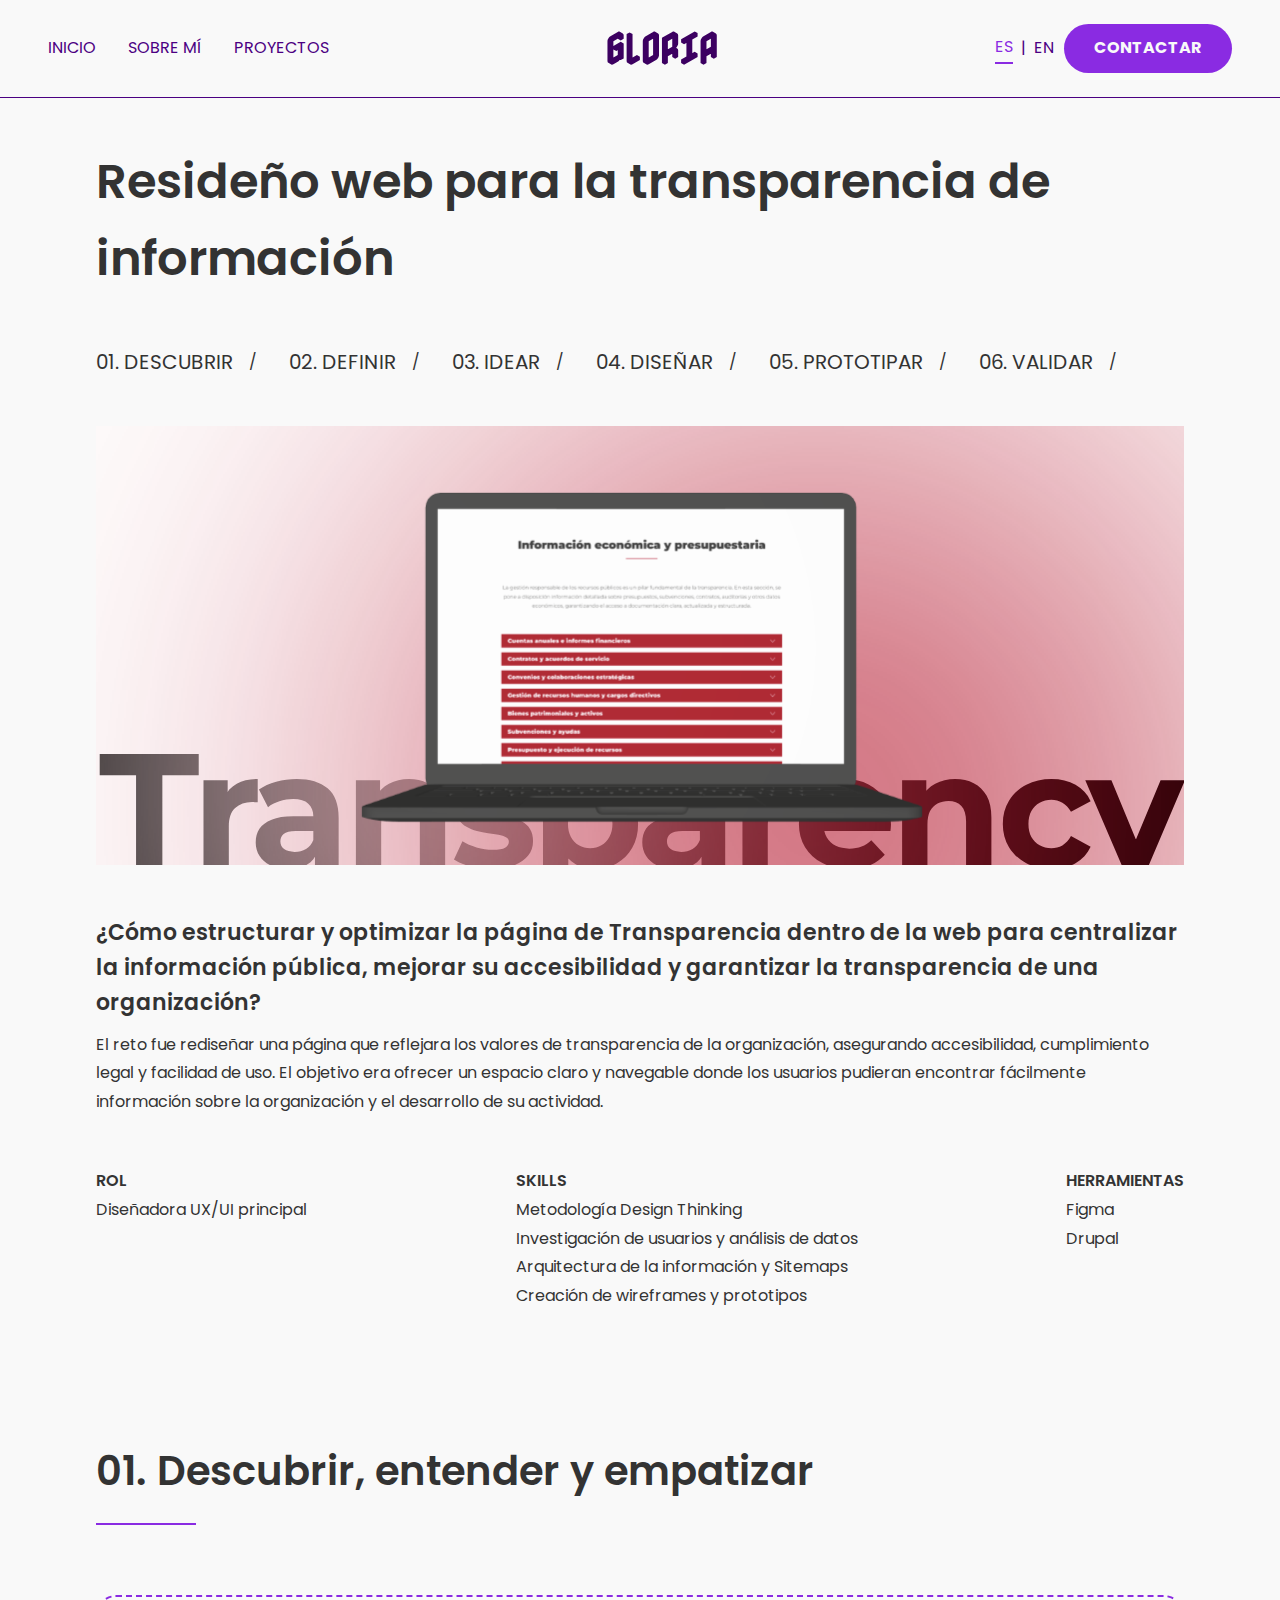
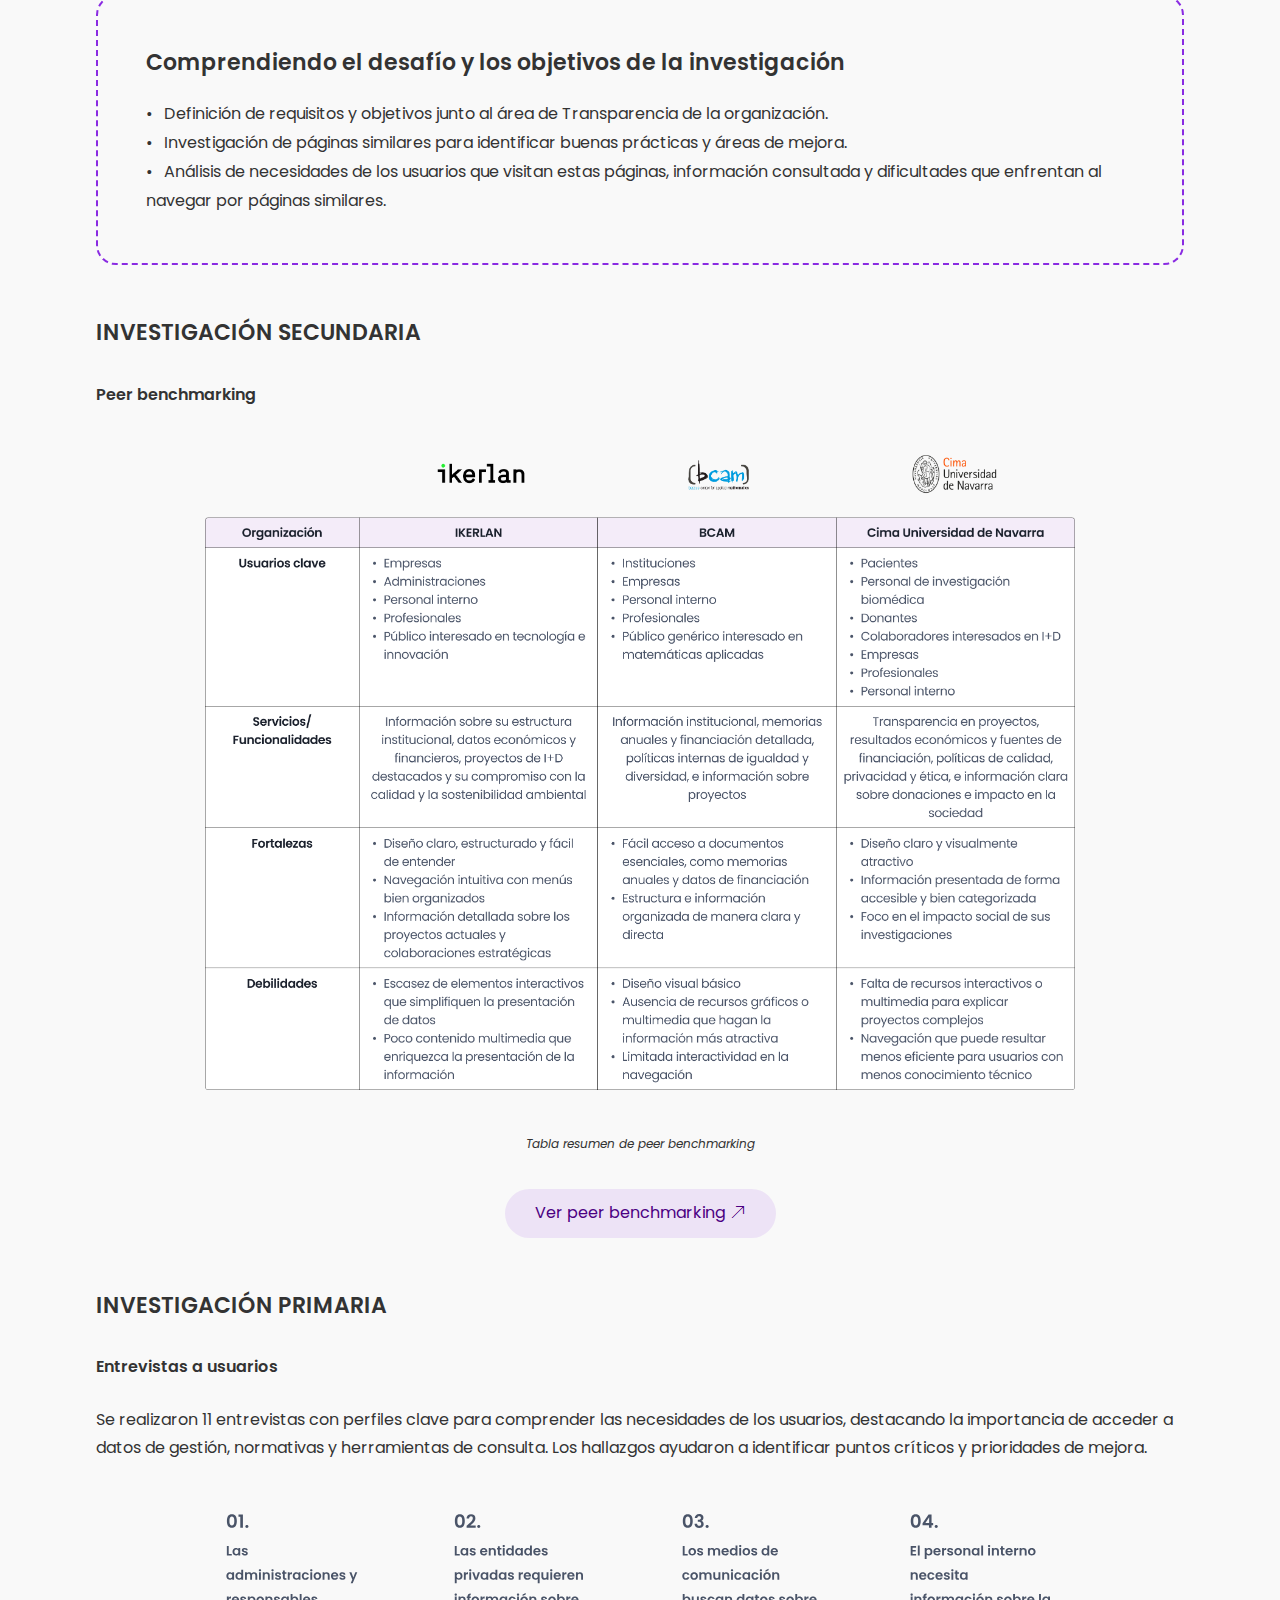
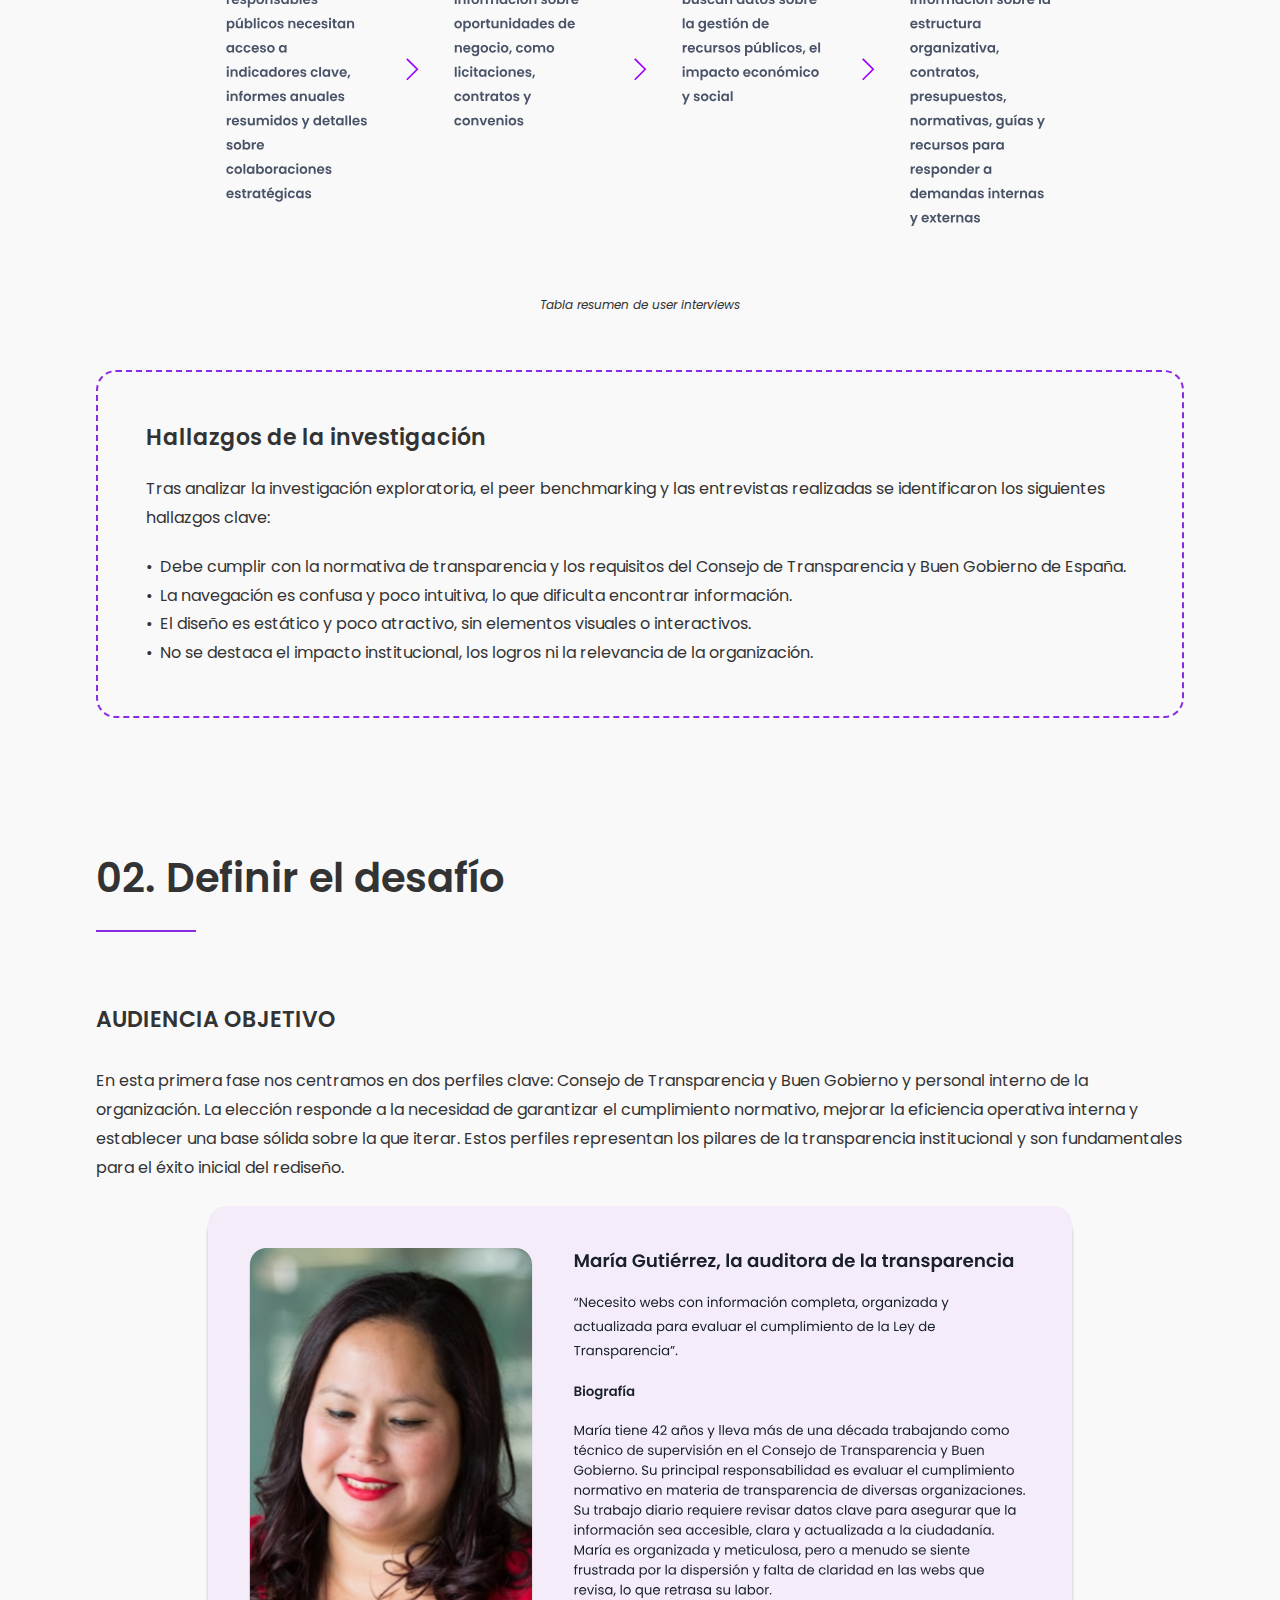
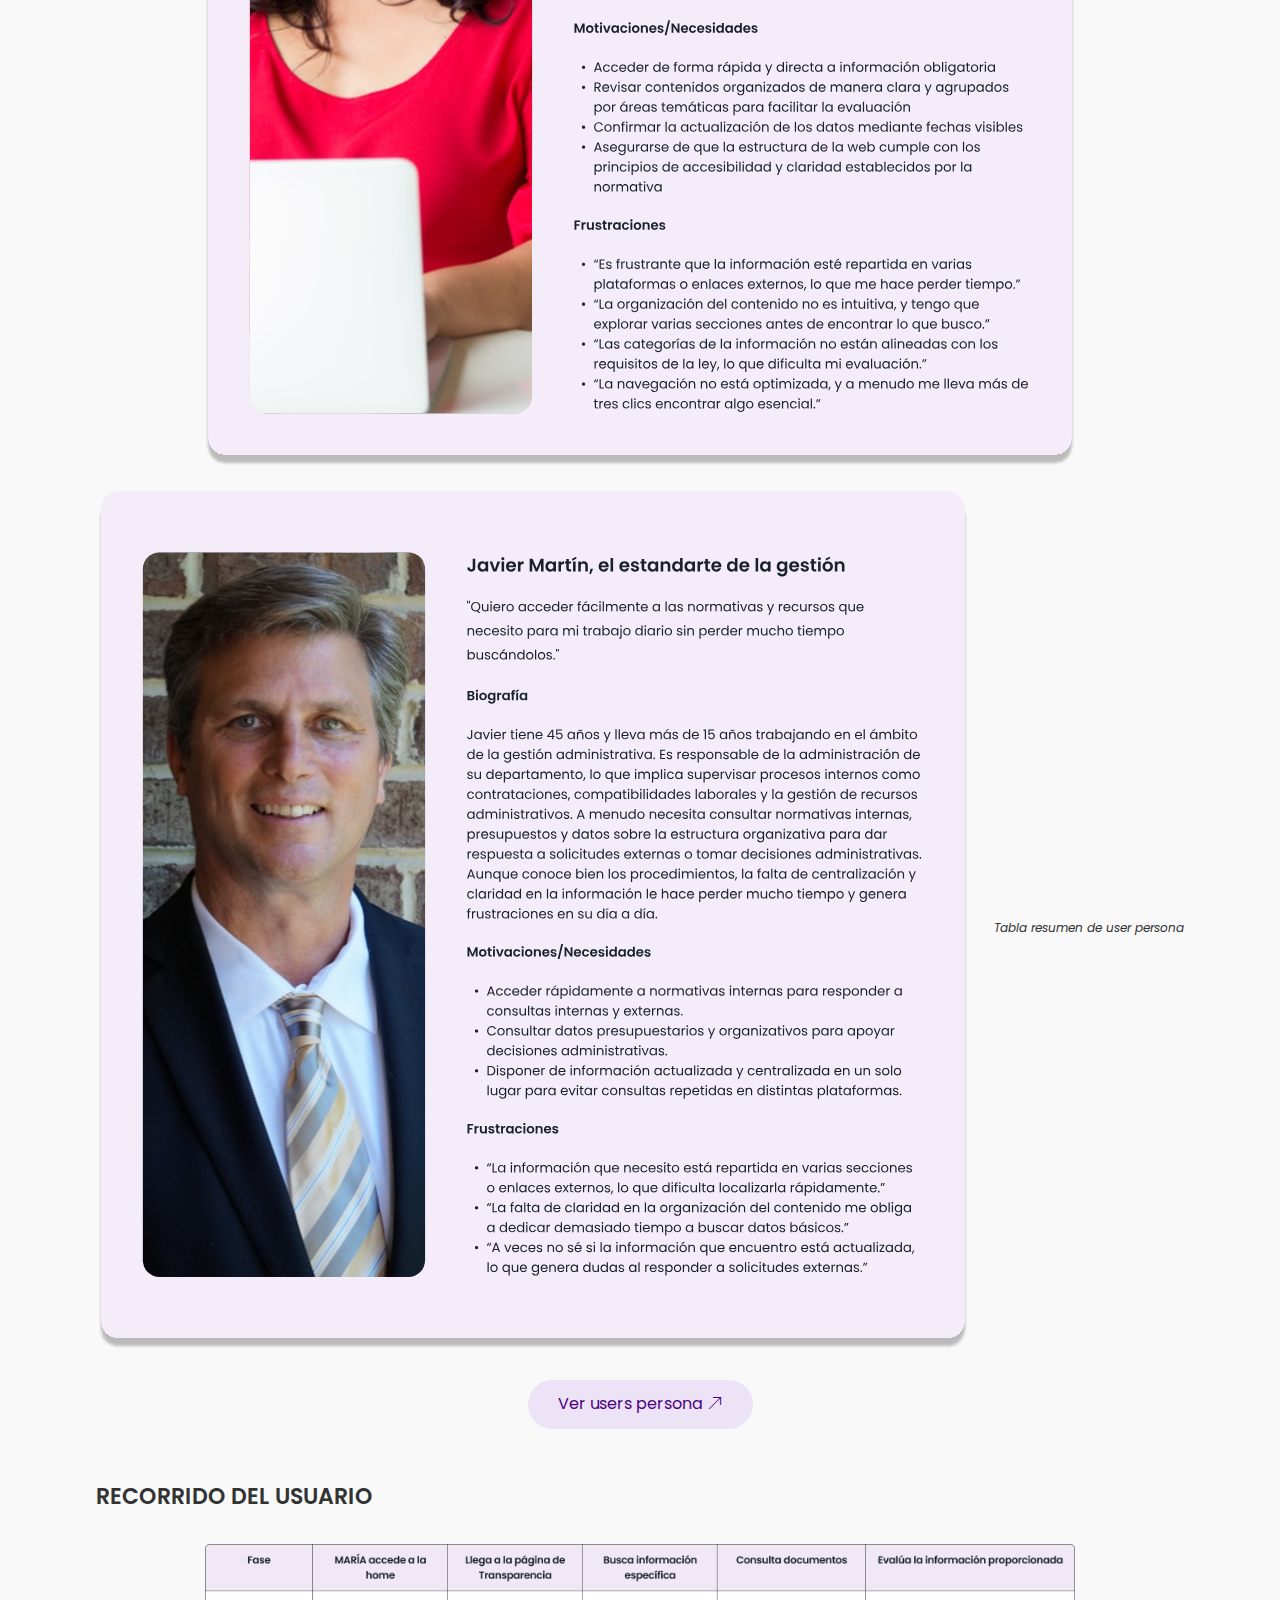
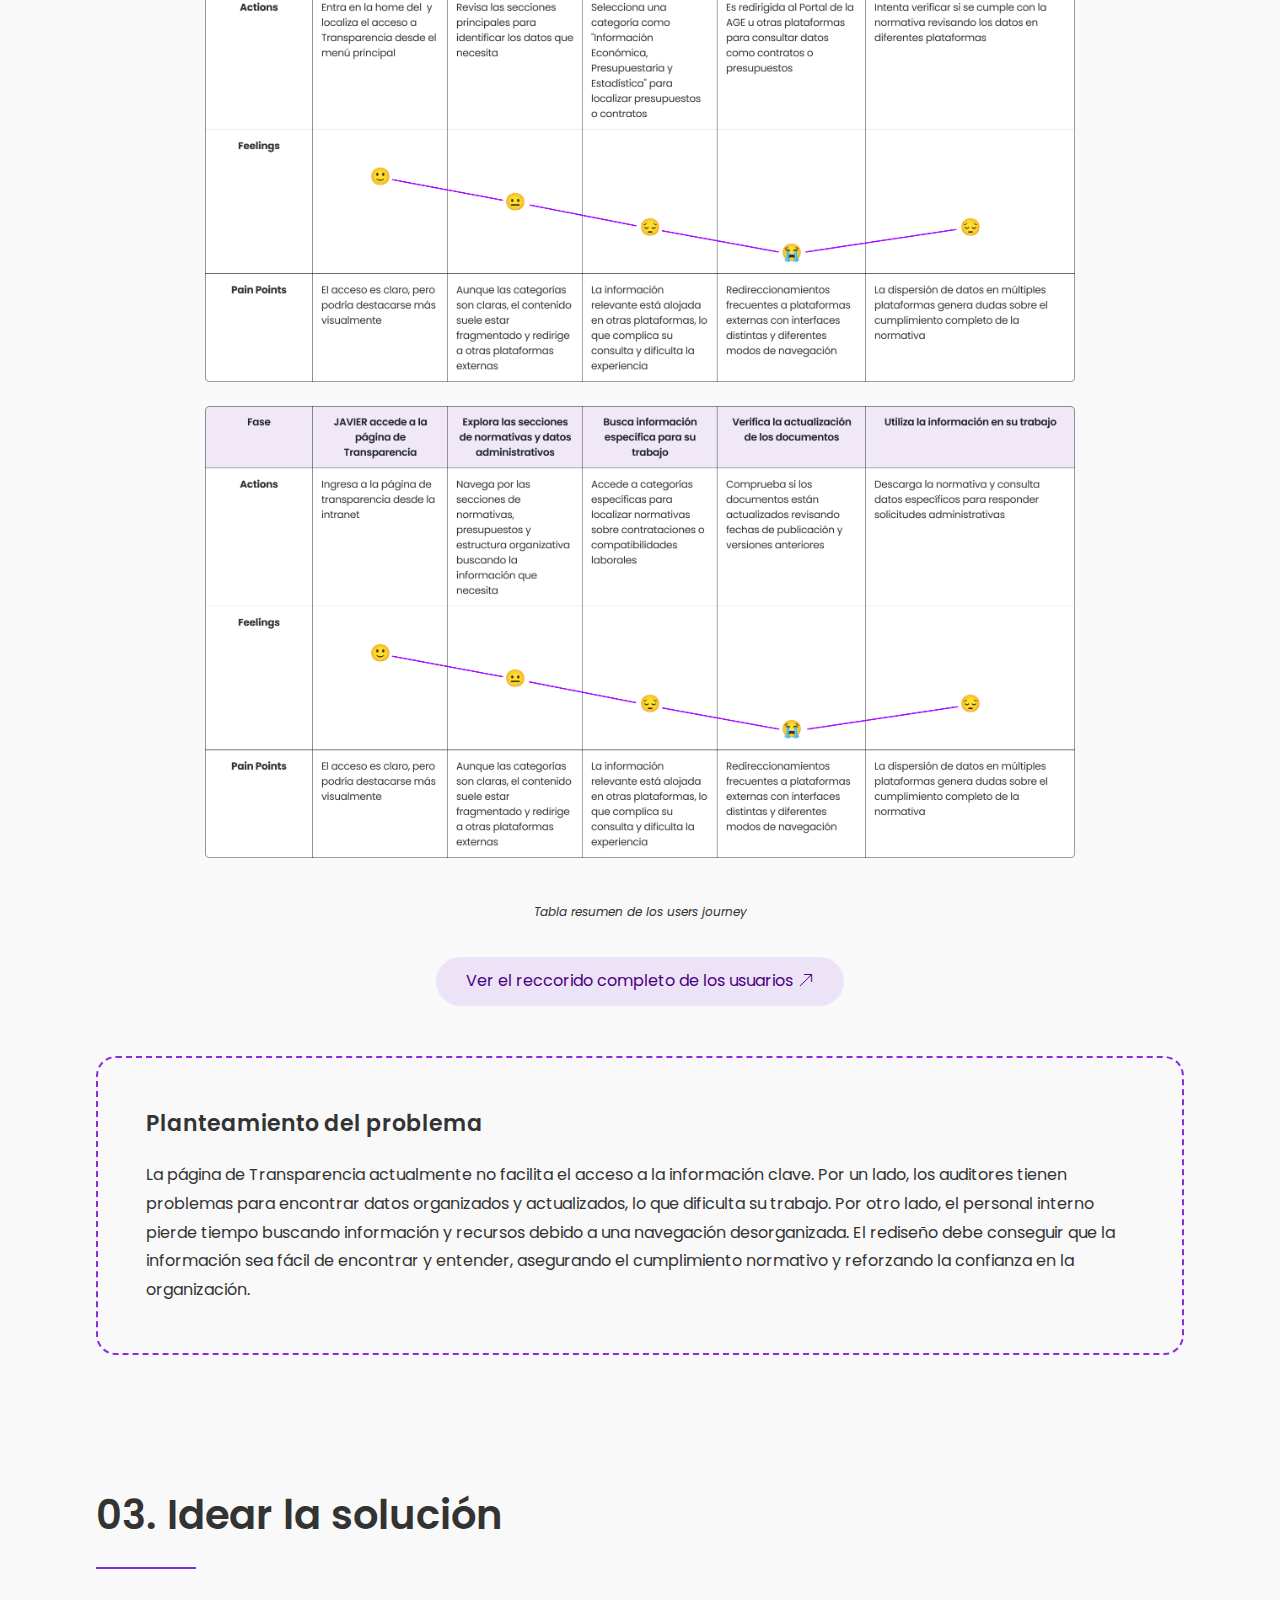
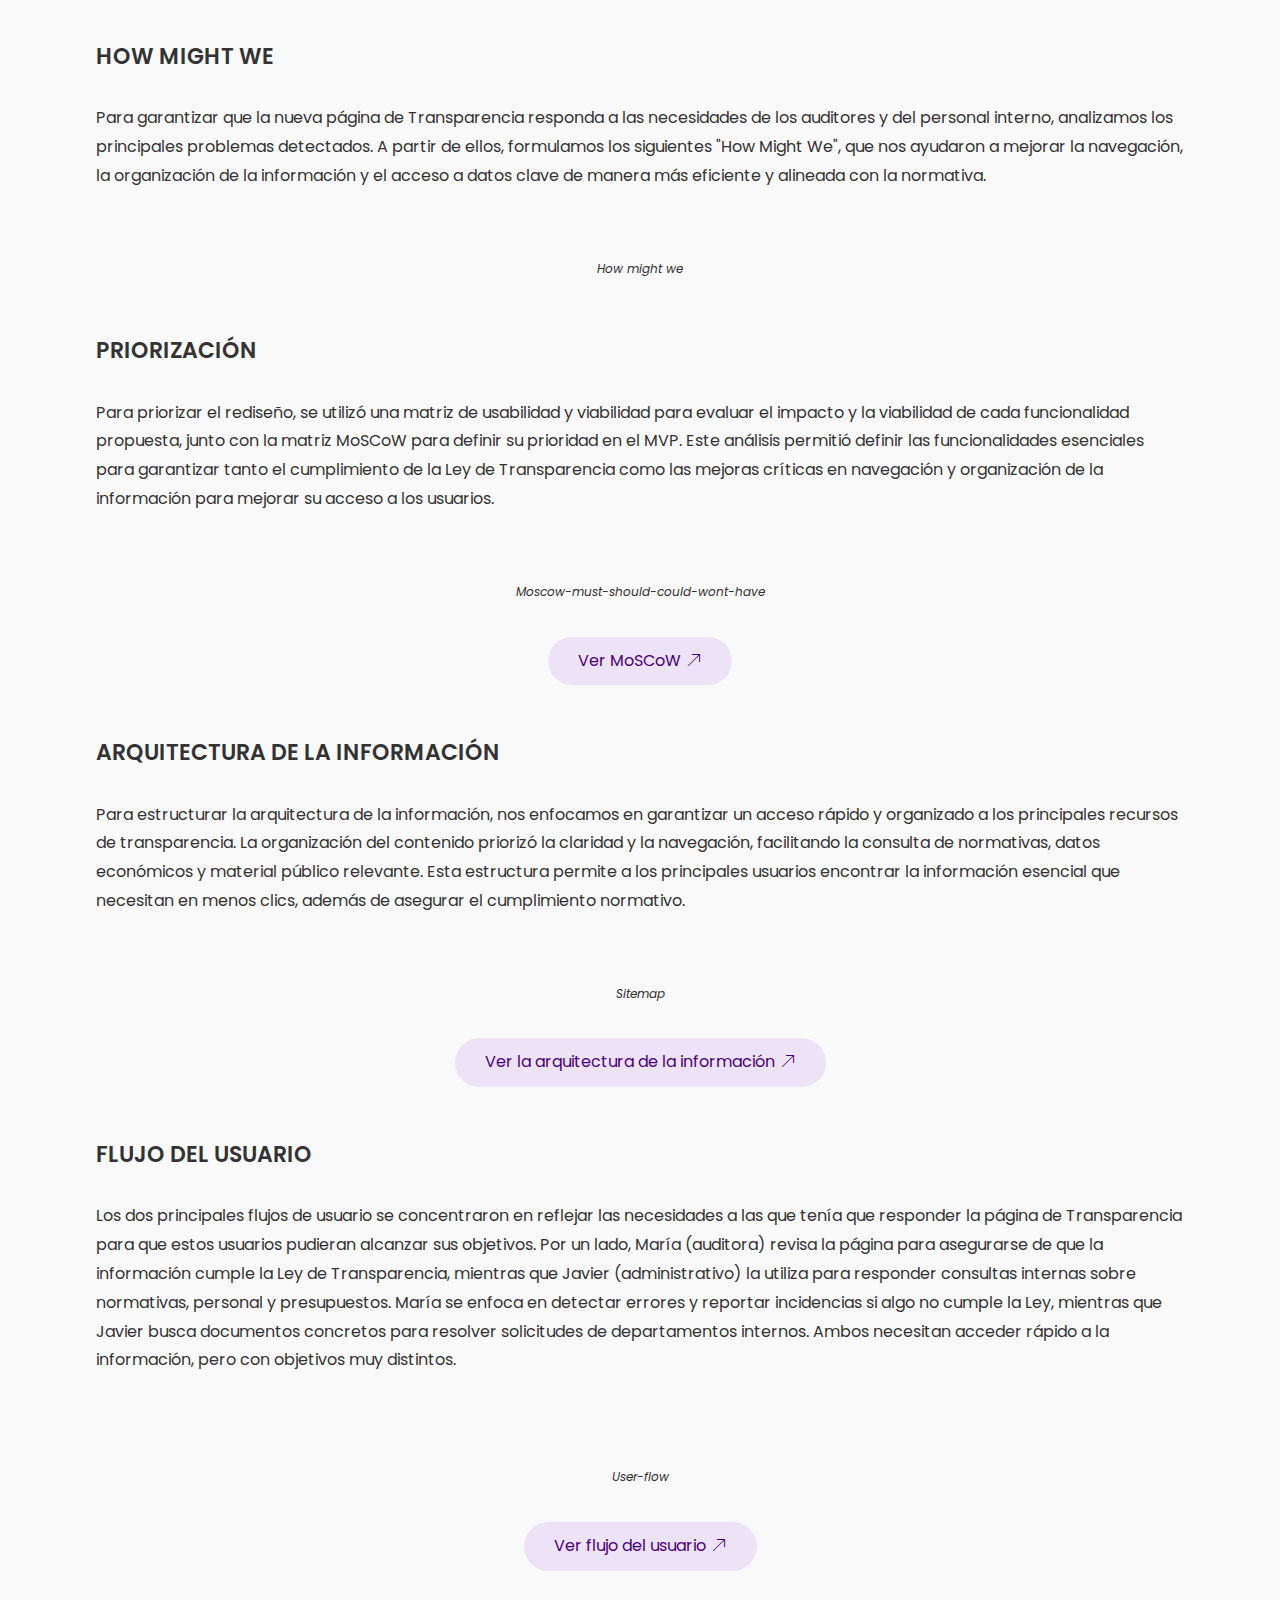
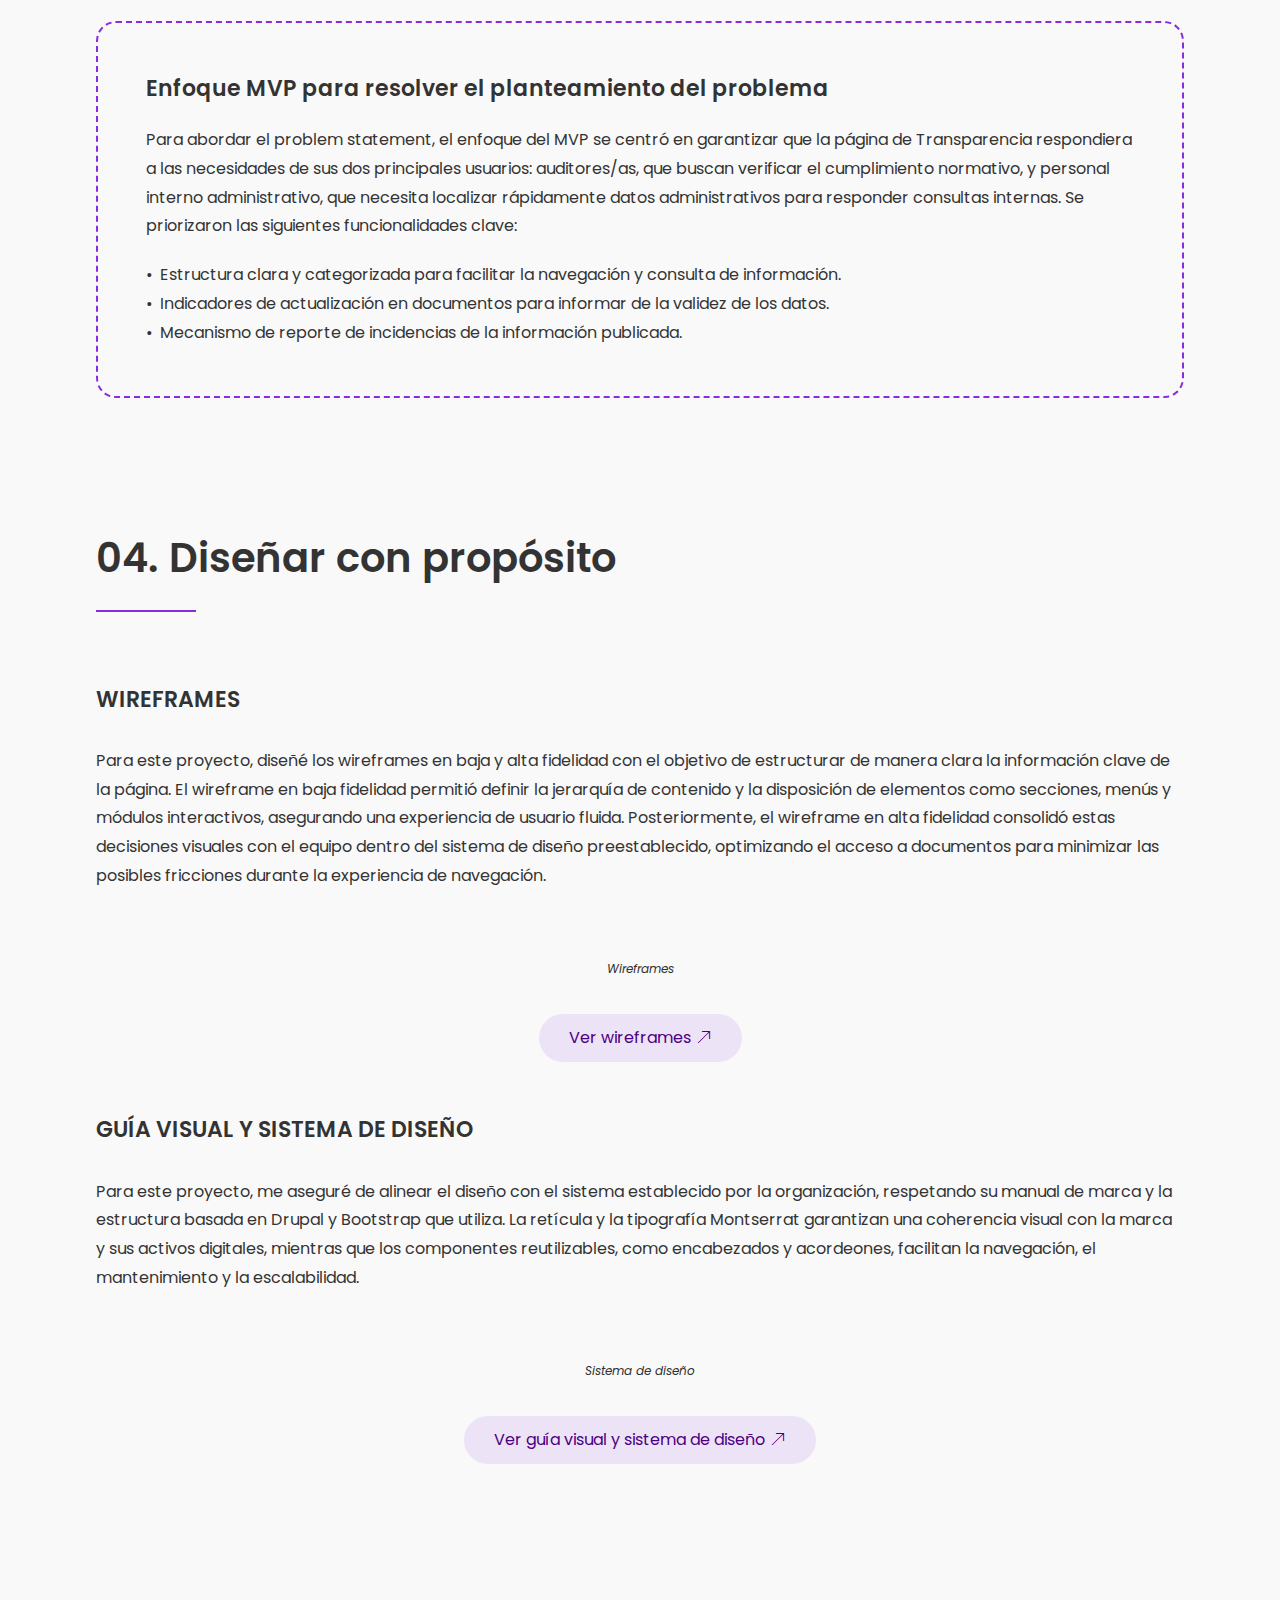
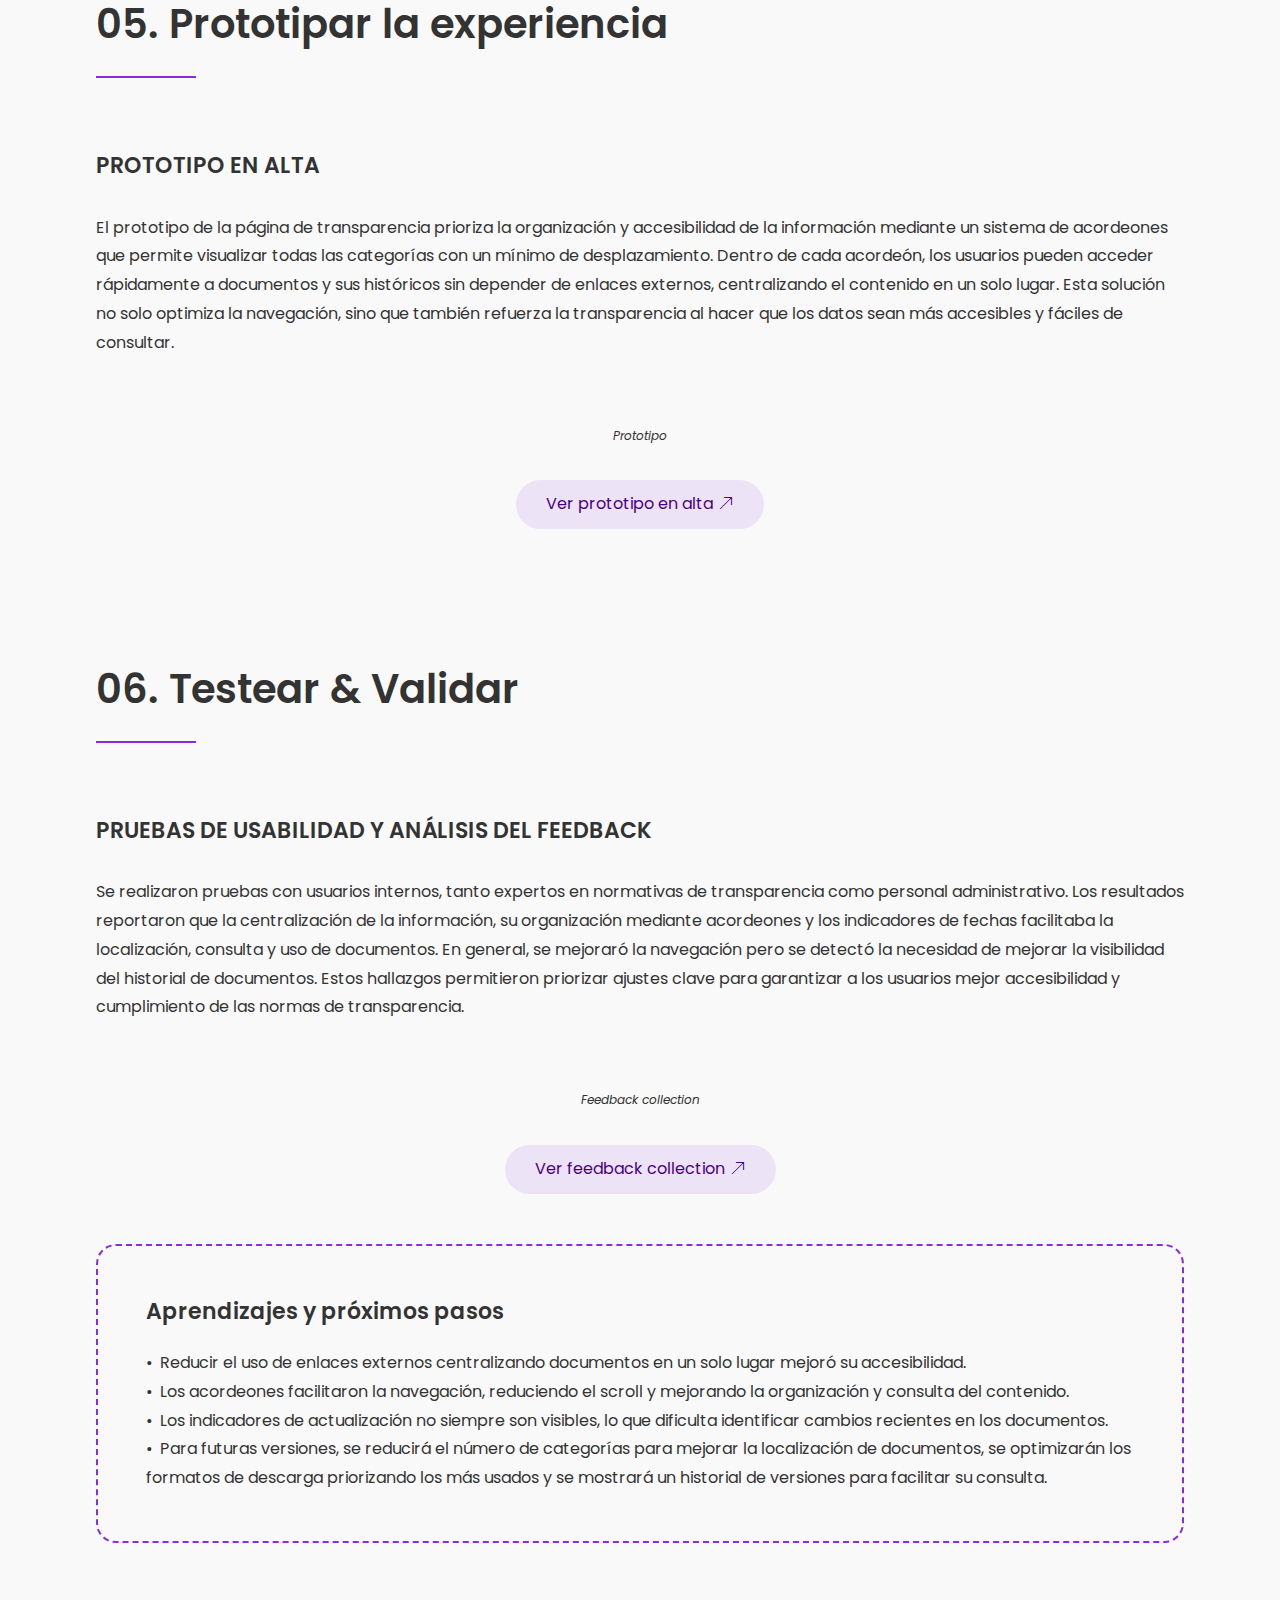
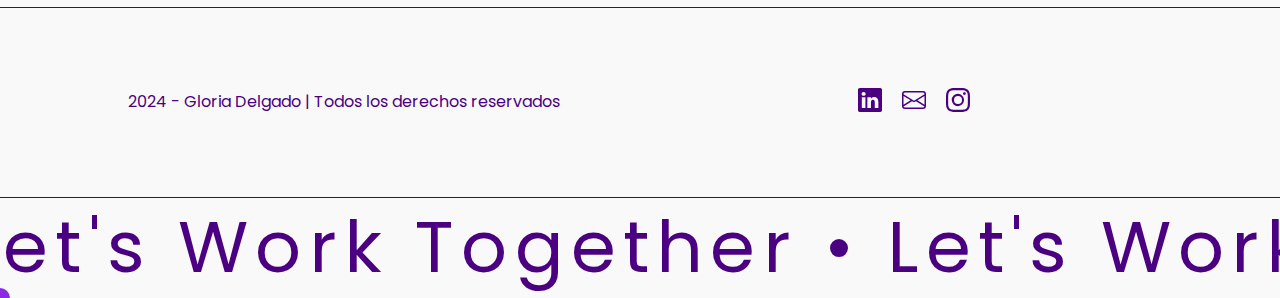
<file: project-transparencia.html>
<!DOCTYPE html>
<html lang="es">
<head>
    <meta charset="UTF-8">
    <meta name="viewport" content="width=device-width, initial-scale=1.0">
    <title>Portfolio Gloria Delgado | UX/UI designer</title>

    <meta name="description" content="Soy Gloria Delgado, diseñadora UX/UI y diseñadora web y este es mi portfolio">
    <meta name="author" content="Gloria Delgado">

    <meta property="og:type" content="website">
    <!-- <meta property="og:url" content="#"> -->
    <meta property="og:title" content="Portfolio Gloria Delgado | UX/UI designer">
    <meta property="og:description" content="Soy Gloria Delgado, diseñadora UX/UI y diseñadora web y este es mi portfolio">
    <!-- <meta property="og:image" content="#"> -->
    <meta property="og:site_name" content="Gloria Delgado Portfolio">

    <link rel="icon" type="image/png" sizes="16x16" href="assets/index/favicon-16x16.png">
    <link rel="icon" type="image/png" sizes="32x32" href="assets/index/favicon-32x32.png">
    <link rel="icon" type="image/png" sizes="96x96" href="assets/index/favicon-96x96.png">

    <link rel="stylesheet" href="css/reset.css">
    <link rel="stylesheet" href="css/global.css">
    <link rel="stylesheet" href="css/project.css">
    <script src="js/global.js" defer></script>
    <script src="js/project.js" defer></script>

    <link rel="preconnect" href="https://fonts.googleapis.com">
    <link rel="preconnect" href="https://fonts.gstatic.com" crossorigin>
    <link href="https://fonts.googleapis.com/css2?family=Poppins:ital,wght@0,100;0,200;0,300;0,400;0,500;0,600;0,700;0,800;0,900;1,100;1,200;1,300;1,400;1,500;1,600;1,700;1,800;1,900&family=Raleway:ital,wght@0,100..900;1,100..900&display=swap" rel="stylesheet">
</head>
<body>

    <!-- HEADER -->

    <header class="Header">

        <!-- Menú -->

        <nav class="Header-nav">
            <ul class="Header-menu">
                <li class="Header-menuItem">
                    <a href="index.html" title="Inicio" class="Header-menuLink">Inicio</a>
                </li>
                <li class="Header-menuItem">
                    <a href="about-me.html" title="Sobre mí" class="Header-menuLink">Sobre mí</a>
                </li>
                <li class="Header-menuItem">
                    <a href="index.html#work" title="Proyectos" class="Header-menuLink">Proyectos</a>
                </li>
            </ul>
        </nav>
        
        <!-- Logo -->

        <a href="index.html" title="Logo" class="Header-logo">
            <picture class="Header-picture">
                <img src="assets/index/logo-gloria-portfolio.svg" alt="Gloria Delgado logo" class="Header-logoImg">
            </picture>
        </a>
        

        <div class="Header-options">

            <!-- Selector de idiomas -->

            <div class="Header-optionsLanguage">
                <a href="project-transparencia.html" title="Español" class="Header-menuLink">ES</a> |
                <a href="project-transparencia-en.html" title="Inglés" class="Header-menuLink">EN</a>
            </div>

            <!-- Botón CTA menú -->

            <a href="mailto:gloriadelgadolopez@gmail.com?Subject=Quiero%20contactar%20contigo.%20Hablemos%20de%20tu%20portfolio." title="Contactar" class="Header-optionsButton">Contactar</a>

        </div>

        <button class="Header-hamburger" title="Abrir menú">
            <svg xmlns="http://www.w3.org/2000/svg" width="24" height="24" fill="none" stroke="currentColor" stroke-width="2" stroke-linecap="round" stroke-linejoin="round" class="Hamburger-icon">
                <line x1="3" y1="6" x2="21" y2="6"></line>
                <line x1="3" y1="12" x2="21" y2="12"></line>
                <line x1="3" y1="18" x2="21" y2="18"></line>
            </svg>
        </button>

    </header>


    <!-- MAIN CONTENT -->

    <main class="Main">
      
        <!-- HERO SECTION -->
        <section class="Hero">

            <!-- Title -->

            <header class="Hero-header">
                <h1 class="Hero-title">Resideño web para la transparencia de información</h1>
            </header>

            <!-- Project nav menu -->
             <div class="Hero-nav">
                <ul class="Hero-navMenu">
                    <li class="Hero-menuItem">
                        <a href="project-transparencia.html#discover" title="Descubrir" class="Hero-menuLink">01. Descubrir</a>
                    </li>
                    <li class="Hero-menuItem">
                        <a href="project-transparencia.html#define" title="Definir" class="Hero-menuLink">02. Definir</a>
                    </li>
                    <li class="Hero-menuItem">
                        <a href="project-transparencia.html#ideation" title="Idear" class="Hero-menuLink">03. Idear</a>
                    </li>
                    <li class="Hero-menuItem">
                        <a href="project-transparencia.html#design" title="Diseñar" class="Hero-menuLink">04. Diseñar</a>
                    </li>
                    <li class="Hero-menuItem">
                        <a href="project-transparencia.html#prototyping" title="Prototipar" class="Hero-menuLink">05. Prototipar</a>
                    </li>
                    <li class="Hero-menuItem">
                        <a href="project-transparencia.html#testing" title="Validar" class="Hero-menuLink">06. Validar</a>
                    </li>
                </ul>
             </div>

            <!-- Image -->

            <div class="Hero-image">
                <picture class="Hero-picture">
                    <img src="assets/project-transparencia/es/portada-portfolio-proyecto-transparencia.svg" alt="Vista previa de la app de Planeat" loading="lazy" class="Hero-imageImg">
                </picture>
            </div>

            <!-- Description -->

            <article class="Hero-description">
                <h3 class="Hero-descriptionPrimary">¿Cómo estructurar y optimizar la página de Transparencia dentro de la web para centralizar la información pública, mejorar su accesibilidad y garantizar la transparencia de una organización?</h3>
                <p class="Hero-descriptionSecondary">El reto fue rediseñar una página que reflejara los valores de transparencia de la organización, asegurando accesibilidad, cumplimiento legal y facilidad de uso. El objetivo era ofrecer un espacio claro y navegable donde los usuarios pudieran encontrar fácilmente información sobre la organización y el desarrollo de su actividad.</p>
            </article>

            <!-- Details -->

            <div class="Hero-details">
                <!-- Rol -->
                <div class="Hero-detailsSection">
                    <p class="Hero-detailsTitle"><strong>Rol</strong></p>
                    <ul class="Hero-detailsList">
                        <li class="Hero-detailsItem">Diseñadora UX/UI principal</li>
                    </ul>
                </div>

                <!-- Skills -->
                <div class="Hero-detailsSection">
                    <p class="Hero-detailsTitle"><strong>Skills</strong></p>
                    <ul class="Hero-detailsList">
                        <li class="Hero-detailsItem">Metodología Design Thinking</li>
                        <li class="Hero-detailsItem">Investigación de usuarios y análisis de datos</li>
                        <li class="Hero-detailsItem">Arquitectura de la información y Sitemaps</li>
                        <li class="Hero-detailsItem">Creación de wireframes y prototipos</li>
                    </ul>
                </div>

                <!-- Tools -->
                <div class="Hero-detailsSection">
                    <p class="Hero-detailsTitle"><strong>Herramientas</strong></p>
                    <ul class="Hero-detailsList">
                        <li class="Hero-detailsItem">Figma</li>
                        <li class="Hero-detailsItem">Drupal</li>
                    </ul>
                </div>
            </div>
        </section>

        <!-- SECTION 01.DISCOVER -->
         
        <section id='discover' class="Section Section--discover">

            <!-- Title -->
            <div class="Section-h2">
                <h2 class="Section-title">01. Descubrir, entender y empatizar</h2>
                <hr class="hr">
            </div>

            <!-- Highlighted: Desafío -->
            <article class="Section-highlighted">
                <h3 class="Section-highlightedH3">Comprendiendo el desafío y los objetivos de la investigación</h3>
                <ul class="Section-highlightedList">
                    <li class="Section-highlightedItem">
                        Definición de requisitos y objetivos junto al área de Transparencia de la organización.
                    </li>
                    <li class="Section-highlightedItem">
                        Investigación de páginas similares para identificar buenas prácticas y áreas de mejora.
                    </li>
                    <li class="Section-highlightedItem">
                        Análisis de necesidades de los usuarios que visitan estas páginas, información consultada y dificultades que enfrentan al navegar por páginas similares.
                    </li>
                </ul>
            </article>

            <!-- Secondary Research -->
            <article class="Section-step">
                <h3 class="Section-stepH3">Investigación secundaria</h3>
                <div class="Section-stepMethodology">
                    <p class="Methodology-title">Peer benchmarking</p>
                    <div class="Methodology-image">
                        <picture class="Methodology-picture">
                            <img src="assets/project-transparencia/es/portfolio-proyecto-transparencia-peerbenchmarking.png" alt="Tabla resumen de peer benchmarking" loading="lazy" class="Methodology-imageImg"> 
                        </picture>
                        <a href="https://www.figma.com/design/fI7nLlJuRSVLGxW1P7FOiU/Proyecto-redise%C3%B1o-de-p%C3%A1g-Transparencia?node-id=1-2&t=LbRIFWthfbr6AI4x-1" title="Peer becnhmarking" target="_blank" rel="noopener noreferrer" class="Methodology-button Secondary-button">Ver peer benchmarking</a>
                    </div>
                </div>
            </article>

            <!-- Primary Research -->
            <article class="Section-step">
                <h3 class="Section-stepH3">Investigación primaria</h3>
                <div class="Section-stepMethodology">
                    <p class="Methodology-title">Entrevistas a usuarios</p>
                    <p class="Methodology-description">
                        Se realizaron 11 entrevistas con perfiles clave para comprender las necesidades de los usuarios, destacando la importancia de acceder a datos de gestión, normativas y herramientas de consulta. Los hallazgos ayudaron a identificar puntos críticos y prioridades de mejora.
                    </p>
                    <div class="Methodology-image">
                        <picture class="Methodology-picture">
                            <img src="assets/project-transparencia/es/portfolio-proyecto-transparencia-user-interviews.svg" alt="Tabla resumen de user interviews" loading="lazy" class="Methodology-imageImg"> 
                        </picture>
                        <!-- <a href="#" title="User interviews" target="_blank" rel="noopener noreferrer" class="Methodology-button Secondary-button">Ver entrevistas a usuarios</a> -->
                    </div>
                </div>
            </article>

            <!-- Highlighted: Hallazgos -->
            <article class="Section-highlighted">
                <h3 class="Section-highlightedH3">Hallazgos de la investigación</h3>
                <p class="Section-highlightedText">Tras analizar la investigación exploratoria, el peer benchmarking y las entrevistas realizadas se identificaron los siguientes hallazgos clave:</p>
                <ul class="Section-highlightedList">
                <ul class="Section-highlightedList">
                    <li class="Section-highlightedItem">Debe cumplir con la normativa de transparencia y los requisitos del Consejo de Transparencia y Buen Gobierno de España.</li>
                    <li class="Section-highlightedItem">La navegación es confusa y poco intuitiva, lo que dificulta encontrar información.</li>
                    <li class="Section-highlightedItem">El diseño es estático y poco atractivo, sin elementos visuales o interactivos.</li>
                    <li class="Section-highlightedItem">No se destaca el impacto institucional, los logros ni la relevancia de la organización.</li>
                </ul>
            </article>
        </section>

        <!-- SECTION 02.DEFINE -->

        <section id='define' class="Section Section--define">

            <!-- Title -->
            <div class="Section-h2">
                <h2 class="Section-title">02. Definir el desafío</h2>
                <hr class="hr">
            </div>

            <!-- Target audience -->
            <article class="Section-step">
                <h3 class="Section-stepH3">Audiencia objetivo</h3>
                <div class="Section-stepMethodology">
                    <p class="Methodology-description">
                        En esta primera fase nos centramos en dos perfiles clave: Consejo de Transparencia y Buen Gobierno y personal interno de la organización. La elección responde a la necesidad de garantizar el cumplimiento normativo, mejorar la eficiencia operativa interna y establecer una base sólida sobre la que iterar. Estos perfiles representan los pilares de la transparencia institucional y son fundamentales para el éxito inicial del rediseño.
                    </p>
                    <div class="Methodology-image">
                        <picture class="Methodology-picture"> 
                            <img src="assets/project-transparencia/es/portfolio-proyecto-transparencia-user-persona-maria.svg" alt="Tabla resumen de user persona" loading="lazy" class="Methodology-imageImg"> 
                            <img src="assets/project-transparencia/es/portfolio-proyecto-transparencia-user-persona-javier.svg" loading="lazy" class="Methodology-imageImg"> 
                        </picture>
                        <a href="https://www.figma.com/design/fI7nLlJuRSVLGxW1P7FOiU/Proyecto-redise%C3%B1o-de-p%C3%A1g-Transparencia?node-id=3-82&t=LbRIFWthfbr6AI4x-1" title="User persona" target="_blank" rel="noopener noreferrer" class="Methodology-button Secondary-button">Ver users persona</a>
                    </div>
                </div>
            </article>

            <!-- User journey -->
            <article class="Section-step">
                <h3 class="Section-stepH3">Recorrido del usuario</h3>
                <div class="Section-stepMethodology">
                    <div class="Methodology-image">
                        <picture class="Methodology-picture">
                            <img src="assets/project-transparencia/es/portfolio-proyecto-transparencia-user-journey-maria.png" alt="Tabla resumen de los users journey" loading="lazy" class="Methodology-imageImg">
                            <img src="assets/project-transparencia/es/portfolio-proyecto-transparencia-user-journey-javier.png" loading="lazy" class="Methodology-imageImg">
                        </picture>
                        <a href="https://www.figma.com/design/fI7nLlJuRSVLGxW1P7FOiU/Proyecto-redise%C3%B1o-de-p%C3%A1g-Transparencia?node-id=6-82&t=LbRIFWthfbr6AI4x-1" title="User journey" target="_blank" rel="noopener noreferrer" class="Methodology-button Secondary-button">Ver el reccorido completo de los usuarios</a>
                    </div>
                </div>
            </article>

            <!-- Highlighted: Problem statement -->
            <article class="Section-highlighted">
                <h3 class="Section-highlightedH3">Planteamiento del problema</h3>
                <div class="Section-highlightedList">
                    <p class="Section-highlightedText">La página de Transparencia actualmente no facilita el acceso a la información clave. Por un lado, los auditores tienen problemas para encontrar datos organizados y actualizados, lo que dificulta su trabajo. Por otro lado, el personal interno pierde tiempo buscando información y recursos debido a una navegación desorganizada. El rediseño debe conseguir que la información sea fácil de encontrar y entender, asegurando el cumplimiento normativo y reforzando la confianza en la organización.</p>
                </div>
            </article>
        </section>

        <!-- SECTION 03.IDEATION -->

        <section id='ideation' class="Section Section--ideation">

            <!-- Title -->
            <div class="Section-h2">
                <h2 class="Section-title">03. Idear la solución</h2>
                <hr class="hr">
            </div>

            <!-- How Might We -->
            <article class="Section-step">
                <h3 class="Section-stepH3">How Might We</h3>
                <div class="Section-stepMethodology">
                    <p class="Methodology-description">
                        Para garantizar que la nueva página de Transparencia responda a las necesidades de los auditores y del personal interno, analizamos los principales problemas detectados. A partir de ellos, formulamos los siguientes "How Might We", que nos ayudaron a mejorar la navegación, la organización de la información y el acceso a datos clave de manera más eficiente y alineada con la normativa.
                    </p>
                    <div class="Methodology-image">
                        <picture class="Methodology-picture">
                            <img src="assets/project-transparencia/es/portfolio-proyecto-transparencia-how-might-we.svg" alt="How might we" loading="lazy" class="Methodology-imageImg"> 
                        </picture>
                        <!-- <a href="#" title="How might we" target="_blank" rel="noopener noreferrer" class="Methodology-button Secondary-button">Ver How might we</a> -->
                    </div>
                </div>
            </article>

            <!-- Priorización -->
            <article class="Section-step">
                <h3 class="Section-stepH3">Priorización</h3>
                <div class="Section-stepMethodology">
                    <p class="Methodology-description">
                        Para priorizar el rediseño, se utilizó una matriz de usabilidad y viabilidad para evaluar el impacto y la viabilidad de cada funcionalidad propuesta, junto con la matriz MoSCoW para definir su prioridad en el MVP. Este análisis permitió definir las funcionalidades esenciales para garantizar tanto el cumplimiento de la Ley de Transparencia como las mejoras críticas en navegación y organización de la información para mejorar su acceso a los usuarios.
                    </p>
                    <div class="Methodology-image">
                        <picture class="Methodology-picture">
                            <img src="assets/project-transparencia/es/portfolio-proyecto-transparencia-matriz-usabilidad-viabilidad-moscow.svg" alt="Moscow-must-should-could-wont-have" loading="lazy" class="Methodology-imageImg"> 
                        </picture>
                        <a href="https://www.figma.com/design/fI7nLlJuRSVLGxW1P7FOiU/Proyecto-redise%C3%B1o-de-p%C3%A1g-Transparencia?node-id=10-541&t=LbRIFWthfbr6AI4x-1" title="Moscow" target="_blank" rel="noopener noreferrer" class="Methodology-button Secondary-button">Ver MoSCoW</a>
                    </div>
                </div>
            </article>

            <!-- Information Architecture -->
            <article class="Section-step">
                <h3 class="Section-stepH3">Arquitectura de la información</h3>
                <div class="Section-stepMethodology">
                    <p class="Methodology-description">
                        Para estructurar la arquitectura de la información, nos enfocamos en garantizar un acceso rápido y organizado a los principales recursos de transparencia. La organización del contenido priorizó la claridad y la navegación, facilitando la consulta de normativas, datos económicos y material público relevante. Esta estructura permite a los principales usuarios encontrar la información esencial que necesitan en menos clics, además de asegurar el cumplimiento normativo.
                    </p>
                    <div class="Methodology-image">
                        <picture class="Methodology-picture">
                            <img src="assets/project-transparencia/es/portfolio-proyecto-transparencia-sitemap.svg" alt="Sitemap" loading="lazy" class="Methodology-imageImg"> 
                        </picture>
                        <a href="https://www.figma.com/design/fI7nLlJuRSVLGxW1P7FOiU/Proyecto-redise%C3%B1o-de-p%C3%A1g-Transparencia?node-id=17-638&t=LbRIFWthfbr6AI4x-1" title="Information arquitecture" target="_blank" rel="noopener noreferrer" class="Methodology-button Secondary-button">Ver la arquitectura de la información</a>
                    </div>
                </div>
            </article>

            <!-- User flows -->
            <article class="Section-step">
                <h3 class="Section-stepH3">Flujo del usuario</h3>
                <div class="Section-stepMethodology">
                    <p class="Methodology-description">
                        Los dos principales flujos de usuario se concentraron en reflejar las necesidades a las que tenía que responder la página de Transparencia para que estos usuarios pudieran alcanzar sus objetivos. Por un lado, María (auditora) revisa la página para asegurarse de que la información cumple la Ley de Transparencia, mientras que Javier (administrativo) la utiliza para responder consultas internas sobre normativas, personal y presupuestos. María se enfoca en detectar errores y reportar incidencias si algo no cumple la Ley, mientras que Javier busca documentos concretos para resolver solicitudes de departamentos internos. Ambos necesitan acceder rápido a la información, pero con objetivos muy distintos.
                    </p>
                    <div class="Methodology-image">
                        <picture class="Methodology-picture"> 
                            <img src="assets/project-transparencia/es/portfolio-proyecto-transparencia-user-flow-maria.svg" alt="User-flow" loading="lazy" class="Methodology-imageImg">
                            <img src="assets/project-transparencia/es/portfolio-proyecto-transparencia-user-flow-javier.svg" loading="lazy" class="Methodology-imageImg">
                        </picture>
                        <a href="https://www.figma.com/design/fI7nLlJuRSVLGxW1P7FOiU/Proyecto-redise%C3%B1o-de-p%C3%A1g-Transparencia?node-id=22-889&t=LbRIFWthfbr6AI4x-1" title="User flow" target="_blank" rel="noopener noreferrer" class="Methodology-button Secondary-button">Ver flujo del usuario</a>
                    </div>
                </div>
            </article>

            <!-- Highlighted: Enfoque MVP -->
            <article class="Section-highlighted">
                <h3 class="Section-highlightedH3">Enfoque MVP para resolver el planteamiento del problema</h3>
                <p class="Section-highlightedText">Para abordar el problem statement, el enfoque del MVP se centró en garantizar que la página de Transparencia respondiera a las necesidades de sus dos principales usuarios: auditores/as, que buscan verificar el cumplimiento normativo, y personal interno administrativo, que necesita localizar rápidamente datos administrativos para responder consultas internas. Se priorizaron las siguientes funcionalidades clave:</p>
                <ul class="Section-highlightedList">
                    <li class="Section-highlightedItem">Estructura clara y categorizada para facilitar la navegación y consulta de información.</li>
                    <li class="Section-highlightedItem">Indicadores de actualización en documentos para informar de la validez de los datos.</li>
                    <li class="Section-highlightedItem">Mecanismo de reporte de incidencias de la información publicada.</li>
                </ul>
            </article>
        </section>

        <!-- SECTION 04.DESIGN -->

        <section id='design' class="Section Section--design">

            <!-- Title -->
            <div class="Section-h2">
                <h2 class="Section-title">04. Diseñar con propósito</h2>
                <hr class="hr">
            </div>

            <!-- Wireframes -->
            <article class="Section-step">
                <h3 class="Section-stepH3">Wireframes</h3>
                <div class="Section-stepMethodology">
                    <p class="Methodology-description">
                        Para este proyecto, diseñé los wireframes en baja y alta fidelidad con el objetivo de estructurar de manera clara la información clave de la página. El wireframe en baja fidelidad permitió definir la jerarquía de contenido y la disposición de elementos como secciones, menús y módulos interactivos, asegurando una experiencia de usuario fluida. Posteriormente, el wireframe en alta fidelidad consolidó estas decisiones visuales con el equipo dentro del sistema de diseño preestablecido, optimizando el acceso a documentos para minimizar las posibles fricciones durante la experiencia de navegación.
                    </p>
                    <div class="Methodology-image">
                        <picture class="Methodology-picture">
                            <img src="assets/project-transparencia/es/portfolio-proyecto-plantilla-transparencia-wireframes.svg" alt="Wireframes" loading="lazy" class="Methodology-imageImg"> 
                        </picture>
                        <a href="https://www.figma.com/design/fI7nLlJuRSVLGxW1P7FOiU/Proyecto-redise%C3%B1o-de-p%C3%A1g-Transparencia?node-id=32-134&t=LbRIFWthfbr6AI4x-1" title="Wireframes" target="_blank" rel="noopener noreferrer" class="Methodology-button Secondary-button">Ver wireframes</a>
                    </div>
                </div>
            </article>

            <!-- Visual guide and design system -->
            <article class="Section-step">
                <h3 class="Section-stepH3">Guía visual y sistema de diseño</h3>
                <div class="Section-stepMethodology">
                    <p class="Methodology-description">
                        Para este proyecto, me aseguré de alinear el diseño con el sistema establecido por la organización, respetando su manual de marca y la estructura basada en Drupal y Bootstrap que utiliza. La retícula y la tipografía Montserrat garantizan una coherencia visual con la marca y sus activos digitales, mientras que los componentes reutilizables, como encabezados y acordeones, facilitan la navegación, el mantenimiento y la escalabilidad.
                    </p>
                    <div class="Methodology-image">
                        <picture class="Methodology-picture">
                            <img src="assets/project-transparencia/es/portfolio-proyecto-transparencia-design-system.svg" alt="Sistema de diseño" loading="lazy" class="Methodology-imageImg"> 
                        </picture>
                        <a href="https://www.figma.com/design/fI7nLlJuRSVLGxW1P7FOiU/Proyecto-redise%C3%B1o-de-p%C3%A1g-Transparencia?node-id=32-135&t=LbRIFWthfbr6AI4x-1" title="Design system" target="_blank" rel="noopener noreferrer" class="Methodology-button Secondary-button">Ver guía visual y sistema de diseño</a>
                    </div>
                </div>
            </article>

        </section>

        <!-- SECTION 05.PROTOTYPING -->

        <section id='prototyping' class="Section Section--prototyping">

            <!-- Title -->
            <div class="Section-h2">
                <h2 class="Section-title">05. Prototipar la experiencia</h2>
                <hr class="hr">
            </div>

            <!-- Prototipo en alta -->
            <article class="Section-step">
                <h3 class="Section-stepH3">Prototipo en alta</h3>
                <div class="Section-stepMethodology">
                    <p class="Methodology-description">
                        El prototipo de la página de transparencia prioriza la organización y accesibilidad de la información mediante un sistema de acordeones que permite visualizar todas las categorías con un mínimo de desplazamiento. Dentro de cada acordeón, los usuarios pueden acceder rápidamente a documentos y sus históricos sin depender de enlaces externos, centralizando el contenido en un solo lugar. Esta solución no solo optimiza la navegación, sino que también refuerza la transparencia al hacer que los datos sean más accesibles y fáciles de consultar.
                    </p>
                    <div class="Methodology-image">
                        <picture class="Methodology-picture">
                            <img src="assets/project-transparencia/es/portfolio-proyecto-transparencia-prototipo.png" alt="Prototipo" loading="lazy" class="Methodology-imageImg"> 
                        </picture>
                        <a href="https://www.figma.com/design/fI7nLlJuRSVLGxW1P7FOiU/Proyecto-redise%C3%B1o-de-p%C3%A1g-Transparencia?node-id=32-136&t=LbRIFWthfbr6AI4x-1" title="Design system" target="_blank" rel="noopener noreferrer" class="Methodology-button Secondary-button">Ver prototipo en alta</a>
                    </div>
                </div>
            </article>

        </section>

        <!-- SECTION 06.TESTING -->

        <section id='testing' class="Section Section--testing">

            <!-- Title -->
            <div class="Section-h2">
                <h2 class="Section-title">06. Testear & Validar</h2>
                <hr class="hr">
            </div>

            <!-- Usability test plan & feedback collection -->
            <article class="Section-step">
                <h3 class="Section-stepH3">Pruebas de usabilidad y análisis del feedback</h3>
                <div class="Section-stepMethodology">
                    <p class="Methodology-description">
                        Se realizaron pruebas con usuarios internos, tanto expertos en normativas de transparencia como personal administrativo. Los resultados reportaron que la centralización de la información, su organización mediante acordeones y los indicadores de fechas facilitaba la localización, consulta y uso de documentos. En general, se mejoraró la navegación pero se detectó la necesidad de mejorar la visibilidad del historial de documentos. Estos hallazgos permitieron priorizar ajustes clave para garantizar a los usuarios mejor accesibilidad y cumplimiento de las normas de transparencia.
                    </p>
                    <div class="Methodology-image">
                        <picture class="Methodology-picture">
                            <img src="assets/project-transparencia/es/portfolio-proyecto-transparencia-testing.svg" alt="Feedback collection" loading="lazy" class="Methodology-imageImg"> 
                        </picture>
                        <a href="https://app.maze.co/report/Planeat/5m0c0tlyofkgs2/intro" title="Feedback" target="_blank" rel="noopener noreferrer" class="Methodology-button Secondary-button">Ver feedback collection</a>
                    </div>
                </div>
            </article>

            <!-- Highlighted: Learnings y nexts steps -->
            <article class="Section-highlighted">
                <h3 class="Section-highlightedH3">Aprendizajes y próximos pasos</h3>
                <ul class="Section-highlightedList">
                    <li class="Section-highlightedItem">Reducir el uso de enlaces externos centralizando documentos en un solo lugar mejoró su accesibilidad.</li>
                    <li class="Section-highlightedItem">Los acordeones facilitaron la navegación, reduciendo el scroll y mejorando la organización y consulta del contenido.</li>
                    <li class="Section-highlightedItem">Los indicadores de actualización no siempre son visibles, lo que dificulta identificar cambios recientes en los documentos.</li>
                    <li class="Section-highlightedItem">Para futuras versiones, se reducirá el número de categorías para mejorar la localización de documentos, se optimizarán los formatos de descarga priorizando los más usados y se mostrará un historial de versiones para facilitar su consulta.</li>
                </ul>
            </article>
        </section>
         
        <!-- Botón de volver arriba -->

        <button class="BackToTop" aria-label="Volver arriba" title="Volver al inicio de la página">
            <svg class="Arrow-icon" xmlns="http://www.w3.org/2000/svg" width="24" height="24" viewBox="0 0 24 24" fill="none" stroke="currentColor" stroke-width="1" stroke-linecap="round" stroke-linejoin="round">
                <path d="M12 19V5"></path>
                <path d="M19 12l-7-7-7 7"></path>
            </svg>
        </button>        

    </main>


    <!-- FOOTER -->

    <footer class="Footer">

        <div class="Footer-content">

            <!-- Copyright -->

             <p class="Footer-copyright">2024 - Gloria Delgado | Todos los derechos reservados</p>

            <!-- Social media items -->

            <ul class="Footer-social">
                <li class="Footer-socialItem">
                    <a href="https://www.linkedin.com/in/gloria-delgado-lopez/" title="Ir al perfil de Linkedin" target="_blank" rel="noopener noreferrer" class="Footer-socialLink">
                        <svg xmlns="http://www.w3.org/2000/svg" fill="currentColor" class="bi bi-linkedin Footer-socialIcon" viewBox="0 0 16 16">
                            <path d="M0 1.146C0 .513.526 0 1.175 0h13.65C15.474 0 16 .513 16 1.146v13.708c0 .633-.526 1.146-1.175 1.146H1.175C.526 16 0 15.487 0 14.854zm4.943 12.248V6.169H2.542v7.225zm-1.2-8.212c.837 0 1.358-.554 1.358-1.248-.015-.709-.52-1.248-1.342-1.248S2.4 3.226 2.4 3.934c0 .694.521 1.248 1.327 1.248zm4.908 8.212V9.359c0-.216.016-.432.08-.586.173-.431.568-.878 1.232-.878.869 0 1.216.662 1.216 1.634v3.865h2.401V9.25c0-2.22-1.184-3.252-2.764-3.252-1.274 0-1.845.7-2.165 1.193v.025h-.016l.016-.025V6.169h-2.4c.03.678 0 7.225 0 7.225z"/>
                          </svg>                          
                    </a>
                </li>
                <li class="Footer-socialItem">
                    <a href="mailto:gloriadelgadolopez@gmail.com?subject=Hablemos%20de%20dise%C3%B1o%20UX%2FUI" title="Escribir un email" target="_blank" rel="noopener noreferrer" class="Footer-socialLink">
                        <svg xmlns="http://www.w3.org/2000/svg" fill="currentColor" class="bi bi-envelope Footer-socialIcon" viewBox="0 0 16 16">
                            <path d="M0 4a2 2 0 0 1 2-2h12a2 2 0 0 1 2 2v8a2 2 0 0 1-2 2H2a2 2 0 0 1-2-2zm2-1a1 1 0 0 0-1 1v.217l7 4.2 7-4.2V4a1 1 0 0 0-1-1zm13 2.383-4.708 2.825L15 11.105zm-.034 6.876-5.64-3.471L8 9.583l-1.326-.795-5.64 3.47A1 1 0 0 0 2 13h12a1 1 0 0 0 .966-.741M1 11.105l4.708-2.897L1 5.383z"/>
                          </svg>                          
                    </a>
                </li>
                <li class="Footer-socialItem">
                    <a href="https://www.instagram.com/gloriaove_dl/" title="Ir al perfil de Instagram" target="_blank" rel="noopener noreferrer" class="Footer-socialLink">
                        <svg xmlns="http://www.w3.org/2000/svg" fill="currentColor" class="bi bi-instagram Footer-socialIcon" viewBox="0 0 16 16">
                            <path d="M8 0C5.829 0 5.556.01 4.703.048 3.85.088 3.269.222 2.76.42a3.9 3.9 0 0 0-1.417.923A3.9 3.9 0 0 0 .42 2.76C.222 3.268.087 3.85.048 4.7.01 5.555 0 5.827 0 8.001c0 2.172.01 2.444.048 3.297.04.852.174 1.433.372 1.942.205.526.478.972.923 1.417.444.445.89.719 1.416.923.51.198 1.09.333 1.942.372C5.555 15.99 5.827 16 8 16s2.444-.01 3.298-.048c.851-.04 1.434-.174 1.943-.372a3.9 3.9 0 0 0 1.416-.923c.445-.445.718-.891.923-1.417.197-.509.332-1.09.372-1.942C15.99 10.445 16 10.173 16 8s-.01-2.445-.048-3.299c-.04-.851-.175-1.433-.372-1.941a3.9 3.9 0 0 0-.923-1.417A3.9 3.9 0 0 0 13.24.42c-.51-.198-1.092-.333-1.943-.372C10.443.01 10.172 0 7.998 0zm-.717 1.442h.718c2.136 0 2.389.007 3.232.046.78.035 1.204.166 1.486.275.373.145.64.319.92.599s.453.546.598.92c.11.281.24.705.275 1.485.039.843.047 1.096.047 3.231s-.008 2.389-.047 3.232c-.035.78-.166 1.203-.275 1.485a2.5 2.5 0 0 1-.599.919c-.28.28-.546.453-.92.598-.28.11-.704.24-1.485.276-.843.038-1.096.047-3.232.047s-2.39-.009-3.233-.047c-.78-.036-1.203-.166-1.485-.276a2.5 2.5 0 0 1-.92-.598 2.5 2.5 0 0 1-.6-.92c-.109-.281-.24-.705-.275-1.485-.038-.843-.046-1.096-.046-3.233s.008-2.388.046-3.231c.036-.78.166-1.204.276-1.486.145-.373.319-.64.599-.92s.546-.453.92-.598c.282-.11.705-.24 1.485-.276.738-.034 1.024-.044 2.515-.045zm4.988 1.328a.96.96 0 1 0 0 1.92.96.96 0 0 0 0-1.92m-4.27 1.122a4.109 4.109 0 1 0 0 8.217 4.109 4.109 0 0 0 0-8.217m0 1.441a2.667 2.667 0 1 1 0 5.334 2.667 2.667 0 0 1 0-5.334"/>
                          </svg>                          
                    </a>
                </li>
            </ul>

        </div>

    </footer>

    <!-- CONTENT SCROLL TEXT -->

    <div class="Content-scroll">
        <div class="Content-scrollWrapper">
            <span class="Content-scrollText">Let's Work Together • Let's Work Together • Let's Work Together • </span>
            <span class="Content-scrollText">Let's Work Together • Let's Work Together • Let's Work Together • </span>
        </div>
    </div>
</file>
<file: css/global.css>
/* HEADER */

.Header{
    width: 100%;    
    background-color: var(--background-color);

    padding: 1.5rem 3rem;
    border-bottom: 1px solid var(--secondary-color);

    position: fixed;
    z-index: 1;

    display: flex;
    flex-flow: row nowrap;
    justify-content: space-between;
    align-items: center;
}


/* Menú */

.Header-menu{
    display: flex;
    flex-flow: row nowrap;
    justify-content: flex-end;
    align-items: center;
    gap: 2rem;
}

.Header-menuLink{
    position: relative; /*Este tiene que llevar position: relative porque .Header-menuLink::after tiene position: absolute y, por tanto, su contenedora tiene que ser relative*/
    text-transform: uppercase;
    color: var(--secondary-color);
}

.Header-menuLink:hover, .Header-menuLink.isActive{
    color: var(--primary-color);
}

.Header-menuLink.isActive{
    border-bottom: 2px solid var(--primary-color);
}

/* Selector de idioma y CTA */

.Header-options{
    display: flex;
    flex-flow: row nowrap;
    justify-content: flex-end;
    align-items: center;
}

/* Selector de idiomas */

.Header-optionsLanguage{
    color: var(--secondary-color);
    margin-right: .625rem;
    display: flex;
    flex-flow: row nowrap;
    justify-content: flex-end;
    align-items: center;
    gap: calc(var(--spacing) / 2);
}

/* CTA */
.Header-optionsButton{
    background-color: var(--primary-color);
    color: var(--background-color);
    padding: .625rem 1.875rem;
    border: none;
    border-radius: 1.875rem;

    font-weight: bold;
    text-transform: uppercase;

    cursor: pointer;
    transition: background-color 0.3s ease;
}

.Header-optionsButton:hover{
    background-color: var(--secondary-color);
}

/* Hamburger nav */
.Header-hamburger{
    background: none;
    margin: 0 auto 0 0;
    display: none;
}

/* FOOTER */

.Footer{
    width: 100%;
    padding: 6.25rem 12.5rem;
    border-top: 1px solid var(--secondary-color);
    border-bottom: 1px solid var(--secondary-color);

    display: flex;
    flex-flow: row nowrap;
    justify-content: center;
    align-items: center;
}

.Footer-content{
    width: 100%;
    max-width: 64rem;
    display: flex;
    flex-flow: row nowrap;
    justify-content: space-between;
    align-items: flex-start;
    gap: 4.375rem;
    color: var(--secondary-color);
}

/* Copyright */

.Footer-copyright{
    width: 100%;
}

/* Social media items */

.Footer-social{
    width: 100%;
    display: flex;
    flex-flow: row nowrap;
    justify-content: center;
    align-items: center;
    gap: 1.25rem;
}

.Footer-socialIcon{
    width: 1.5rem;
    height: 1.5rem;
    fill: var(--secondary-color); /* Color inicial */
    transition: fill 0.3s ease-in-out; /* Transición suave */
}

.Footer-socialIcon.isActive{
    fill: var(--primary-color); /* Color al pasar el mouse */
}


/* CONTENT SCROLL TEXT */

.Content-scroll{
    width: 100%;
    height: 6.25rem;
    overflow: hidden; /* Ocultar texto que sale del contenedor */
    position: relative;

    display: flex;
    align-items: center;
}

.Content-scrollWrapper{
    display: flex;
    white-space: nowrap; /* Evitar saltos de línea */
    position: absolute;
}

.Content-scrollText{
    margin-right: 10px; /* Espaciado entre textos */
    color: var(--secondary-color);
    font-size: var(--font-header1);
    text-transform: capitalize;
    letter-spacing: 0.1em;
}


/* Personalización del cursor */
.Custom-cursor {
    width: 20px;
    height: 20px;
    background-color: var(--primary-color);
    border-radius: 50%;

    position: fixed;
    pointer-events: none;
    z-index: 1000;

    transform: translate(-50%, -50%);
    transition: transform 0.2s ease, background-color 0.2s ease;
}

/* Estado del cursor sobre enlaces clicables */
.Custom-cursor.isHover {
    transform: translate(-50%, -50%) scale(2.5); /* Agranda el cursor */
    background-color: var(--primary-color-opacity-2); /* Cambia el color si lo deseas */
}



/* Media Queries global*/

/* Móviles */
@media (max-width: 768px){
    
    h2{
        font-size: 1.5rem;
    }    
    
    .Header-logo{
        width: 100%;
    }

    .Header-logoImg{
        width: 4rem;
        height: 2rem;
    }

    .Header-menu{
        display: none;
    }
  
    .Header-hamburger{
        display: block;
    }

    .Hamburger-icon{
        width: auto;
    }

    .Header-nav.is-open .Header-menu{
        width: 100%;
        height: 100vh;
        background-color: var(--background-color);
        padding: 1rem;

        display: flex;
        flex-flow: column nowrap;
        justify-content: flex-start;
        gap: 1rem;
        
        position: absolute;
        top: 100%;
        left: 0;
        
        border-top: 1px solid var(--secondary-color);
    }

    .Header-optionsButton{
        display: none;
    }

    .Footer{
        padding: 4rem 2rem;
    }
  
    .Footer-content{
        flex-flow: column;
        justify-content: center;
        align-items: center;
        gap: 2rem;
    }
    
    .Footer-copyright{
        text-align: center;
    }

    .Footer-social{
      justify-content: center;
    }

    .Content-scrollText{
        font-size: 2.5rem;
    }
  }

  
/* Tablets en adelante */
@media (min-width: 769px){
    
    .Footer{
        padding: 5rem 2rem;
    }
}
</file>
<file: css/about-me.css>
/* MAIN CONTENT */

.Main{
    padding-top: 8rem;
}

.Section{
    width: 100%;
    padding: 3rem 12.5rem;

    display: flex;
    flex-flow: column nowrap;
    justify-content: center;
    align-items: center;
    gap: 3.125rem;

}

/* SECTION ABOUT */

/* Introduction */

.Section-h1{
    display: flex;
    flex-flow: column nowrap;
    justify-content: center;
    align-items: center;
}

/* Content */

.Section-content{
    display: flex;
    flex-flow: row nowrap;
    justify-content: space-between;
    align-items: flex-start;
}

/* Personal image */

.Section-image{
    width: 35%;
}

.Image{
    border: 1px solid var(--secondary-color);
    border-radius: 1.25rem;
}

/* Text presentation */

.Section-text{
    width: 60%;

    display: flex;
    flex-flow: column nowrap;
    justify-content: space-between;
    align-items: flex-start;
    gap: 2.5rem;
}

/* SECTION CURRICULUM */

/* Introduction */

.Section-h2{
    display: flex;
    flex-flow: column nowrap;
    justify-content: center;
    align-items: center;
}

/* Section-tabs */

.Section-tabs{
    width: 100%;
    
    display: flex;
    flex-flow: row nowrap;
    align-items: flex-start;
    gap: 2rem; /* Espaciado entre la cuadrícula de header y la cuadricula de content */
}

/* Header tabs */

.Tabs-header{
    width: 25%; /* Ajusta el ancho de las pestañas */
    background-color: #fff;
    padding: 1.5rem;

    border: 1px solid var(--secondary-color);
    border-radius: 1.875rem;

    display: flex;
    flex-flow: column nowrap;
    justify-content: space-between;
    gap: 1rem;   
}

.Tab-link{
    padding: 1rem 1.5rem;
    border-radius: 0.5rem;
    cursor: pointer; /* Habilita la mano al pasar por encima */
    transition: 0.3s ease, color 0.3s ease;
}

.Tab-link:hover{
    background-color: var(--primary-color-opacity-1);
    color: var(--secondary-color);
}

.Tab-link.isActive{
    font-weight: bold;
    color: var(--secondary-color);
    background-color: var(--primary-color-opacity-1);
}

/* Tabs content */

.Tabs-content{
    width: 75%; /* Resto del espacio para el contenido */
    height: 42rem;
    background-color: #fff;
    padding: 2rem;
    
    border: 1px solid var(--secondary-color);
    border-radius: 1.875rem;
}

.Tab-content{
    display: none;
}

.Tab-content.isActive{
    display: block;
    font-size: 1rem;
    color: var(--text-color);
    line-height: 1.6;
}

.Tab-description{
    margin-bottom: 1rem;
    font-size: 1.2rem;
    font-weight: 500;
    color: var(--secondary-color);
}

.Tab-item{
    padding: 1rem;
}

.date{
    font-weight: 600;
    color: var(--secondary-color);
}

.title{
    font-size: 1.1rem;
    font-weight: 600;
}

.company{
    font-size: 0.9rem;
    color: var(--color-base-700);
}

.description{
    margin-top: 0.5rem;
    font-size: 0.9rem;
    color: var(--text-color);
}

/* Skills */

.Tab-details--skills{
    display: flex;
    flex-flow: column  nowrap;
    justify-content: flex-start;
    align-items: flex-start;
    gap: 1.5625rem;
}

.Tab-column{
    display: flex;
    flex-flow: column nowrap;
    gap: 1rem;
}

.List-item{
    display: flex;
    flex-flow: row wrap;
    gap: 1rem;
}

.Skills-item{
    padding: 0.3rem 1rem;
    border: 1px solid var(--primary-color);
    border-radius: 1.875rem;

    font-size: 0.9rem;
    color: var(--text-color);
}

/* Tools */

.Tab-details--tools{
    padding: 5rem;
    display: flex;
    flex-flow: row wrap;
    justify-content: center;
    align-items: flex-start;
    gap: 4.6875rem;
}

.Tools-item{
    display: flex;
    flex-flow: column nowrap;
    align-items: center;
    align-content: center;
}

.Tools-icon{
    height: 2.5rem;
}

/* Section button */

.Section-button{
    background-color: var(--primary-color);
    color: var(--background-color);
    border-radius: 1.875rem;
    padding: .625rem 1.875rem;

    display: inline-flex;
    gap: .3125rem;
    
    font-weight: bold;
    text-transform: uppercase;

    transition: background-color 0.3s ease;
}

.Section-button:hover{
    background-color: var(--secondary-color);
}

.Section-button::after{
    content: "🡢";
    font-size: 1rem;
    color: var(--background-color);
}


/* SECTION PERSONAL */

/* Introduction */

.Section-introduction{
    display: flex;
    flex-flow: column nowrap;
    justify-content: center;
    align-items: center;
    gap: 1.875rem;
}

.Section-description{
    text-align: center;
}

/* Activities */

.Content-activities{
    display: flex;
    flex-flow: row nowrap;
    justify-content: space-between;
    align-items: center;
    gap: 1.5625rem;
}

.Activity-item{
    min-height: 9.375rem;
    display: flex;
    flex-flow: column nowrap;
    align-items: center;
    text-align: center;
    gap: .625rem    
}

.Activity-image{
    border-radius: 1.25rem;
}

/* Media Queries */

/* Móviles */
@media (max-width: 768px){
    
    h1{
        font-size: 2.5rem;
    }

    h2{
        font-size: 1.5rem;
    }

    h3{
        font-size: 1rem;
    }

    .Main{
        padding-top: 5rem;
    }

    .Section{
        padding: 3rem 2rem;
    }

    .Section-content{
        flex-flow: column nowrap;
        align-items: center;
        gap: 2rem;
    }

    .Section-image{
        width: 90%;
        max-width: 18.75rem;
    }

    .Section-text{
        width: 100%;
        text-align: center;
    }

    .Section-tabs{
        flex-direction: column;
        gap: 2rem;
    }

    .Tabs-header{
        width: 100%;
        flex-flow: row wrap;
    }

    .Tab-link{
        padding: 0.5rem;
    }
    
    .Tabs-content{
        width: 100%;
        height: auto;
        padding: 1rem;
    }

    .Tab-details--tools{
        padding: 2rem;
        gap: 3rem;
    }

    .Tools-icon{
        height: 1.5rem;
    }

    .Content-activities{
        flex-direction: column;
        gap: 2rem;
    }

    .Activity-item{
        width: 100%;
    }

}

/* Tablets */
@media (min-width: 769px) and (max-width: 1024px){

    h1{
        font-size: 2.5rem;
    }

    h2{
        font-size: 1.5rem;
    }

    h3{
        font-size: 1rem;
    }

    .Section{
        padding: 3rem 2rem;
    }

    .Section-content{
        align-items: flex-start;
    }

    .Section-image{
        width: 40%;
    }

    .Section-text{
        width: 55%;
        gap: 1rem;
    }

    .Section-tabs{
        flex-flow: column;
    }

    .Tabs-header{
        width: 100%;
        flex-flow: row wrap;
    }
    
    .Tabs-content{
        width: 100%;
        height: auto;
    }

    .Tab-details--tools{
        padding: 2rem;
        gap: 3rem;
    }

    .Footer{
        padding: 5rem 2rem;
    }
}

/* Laptops en adelante */
@media (min-width: 1025px) and (max-width: 1328px){

    .Section{
        padding: 3rem 5rem;
    }

    .Section-content{
        align-items: flex-start;
    }

    .Section-image{
        width: 30%;
    }

    .Section-text{
        width: 65%;
    }

    .Tab-link{
        font-size: 1rem;
    }
    
    .Tabs-content{
        width: 100%;
        height: auto;
    }
}

@media (min-width: 1329px){
    
    .Tabs-content{
        width: 100%;
        height: 44rem;
    }
}
</file>
<file: css/project.css>
/* Encabezados */
h1, h2, h3, h4, h5, h6{
    text-align: left;
}

/* MAIN */

.Main{
    padding-top: 5rem;
}

/* HERO */

.Hero{
    width: 100%;
    padding: 6.25rem 12.5rem 3.125rem;

    display: flex;
    flex-flow: column nowrap;
    justify-content: space-between;
    align-items: flex-start;
    gap: 3.125rem;
}

/* Image */

.Hero-image{
    width: 100%;
}


/* Project nav menu */

.Hero-navMenu{
    width: 100%;
    display: flex;
    flex-flow: row nowrap;
    justify-content: flex-start;
    align-items: center;
    gap: 1rem;
}

.Hero-menuLink{
    font-size: 1.5rem;
    text-transform: uppercase;
    display: flex;
    flex-flow: row nowrap;
    justify-content: space-between;
    align-items: center;
    gap: 1rem;
}

.Hero-menuLink::after{
    content: "/";
    font-size: 1rem;
}

.Hero-menuLink.isActive{
    color: var(--primary-color);
}

/* Description */

.Hero-description{
    display: flex;
    flex-flow: column nowrap;
    justify-content: space-between;
    align-items: flex-start;
    gap: .625rem;
}

.Hero-descriptionSecondary{
    text-align: left;
}

/* Details */

.Hero-details{
    width: 100%;
    display: flex;
    flex-flow: row nowrap;
    justify-content: space-between;
    align-items: flex-start;
}

.Hero-detailsTitle{
    text-transform: uppercase;
}


/* SECTIONS */

.Section{
    width: 100%;
    padding: 3.125rem 12.5rem;

    scroll-margin-top: 5rem; /* Esto me va a permitir que cuando haga clic en el ancla del menú interno de los proyectos, este vaya al lugar correcto, ya que si no quedaría por debajo del menú principal que está en fixed */

    display: flex;
    flex-flow: column nowrap;
    justify-content: space-between;
    align-items: flex-start;
    gap: 3.125rem;
}

/* Title */
.Section-h2{
    width: 100%;
}

/* Highlighted */
.Section-highlighted{
    width: 100%;
    padding: 3.125rem;

    display: flex;
    flex-flow: column nowrap;
    justify-content: space-between;
    align-items: flex-start;
    gap: 1.25rem;

    border-radius: 1.25rem;
    border: .125rem dashed var(--primary-color);
}

.Section-highlightedItem::before{
    content: "•";
    margin-right: 0.5rem; /* Espacio entre el punto y el texto */
}

/* Steps */
.Section-step{
    width: 100%;
    display: flex;
    flex-flow: column nowrap;
    justify-content: space-between;
    align-items: flex-start;
    gap: 1.875rem;
}
.Section-stepH3{
    text-transform: uppercase;
}
.Section-stepMethodology{
    width: 100%;
    display: flex;
    flex-flow: column nowrap;
    justify-content: space-between;
    align-items: flex-start;
    gap: 1.875rem;
}
.Methodology-title{
    font-weight: 600;
}

.Methodology-image{
    width: 100%;
    display: flex;
    flex-flow: column nowrap;
    justify-content: space-between;
    align-items: center;
    gap: 1.875rem;
}

.Methodology-imageImg{
    width: 100%;
    transition: transform 0.3s ease-in-out; /* Transición suave para el efecto */
}

.Methodology-imageImg.isActive{
    transform: scale(1.05); /* Aumentar tamaño al 110% */
}

.Methodology-picture{
    display: flex;
    flex-flow: row wrap;
    justify-content: center;
    align-items: center;
    gap: 1.5rem;
}

.alt{
    text-align: center;
    margin-top: 1rem;
}

.Methodology-video{
    width: 100%;
    max-width: max-content;
}
    

/* Secondary button */

.Secondary-button{
    background-color: var(--primary-color-opacity-1);
    color: var(--secondary-color);
    padding: .625rem 1.875rem;
    border-radius: 1.875rem;
    text-align: center;
    
    display: inline-flex;
    gap: .3125rem;

    transition: background-color 0.3s ease;
}

.Secondary-button:hover{
    background-color: var(--primary-color-opacity-2);
}

.Secondary-button::after{
    content: "🡥";
    font-size: 1rem;
    color: var(--secondary-color);
}


/* Botón de volver arriba */

.BackToTop{
    width: 3rem;
    height: 3rem;
    background-color: var(--primary-color);
    border-radius: 50%;
    position: fixed;
    bottom: 2rem; /* Distancia desde la parte inferior */
    right: 2rem; /* Distancia desde la parte derecha */
    
    color: var(--background-color);
    
    cursor: pointer;
    transition: opacity 0.3s ease, transform 0.3s ease;
    opacity: 0; /* Oculto por defecto */
    visibility: hidden;
    z-index: 10;
}

.BackToTop:hover{
    transform: scale(1.1);
}

.BackToTop.isVisible{
    opacity: 1; /* Mostrar el botón */
    visibility: visible;
}


/* Media Queries */

/* Móviles */
@media (max-width: 768px){

    h1{
        font-size: 2.5rem;
        text-align: center;
    }

    h2{
        font-size: 1.5rem;
    }

    h3{
        font-size: 1rem;
    }

    .Hero{
        padding: 4rem 2rem;
    }

    .Hero-header{
        width: 100%;
    }

    .Hero-navMenu{
        flex-flow: row wrap;
        justify-content: center;
        gap: 0.5rem;
    }

    .Hero-menuLink{
        font-size: 1rem;
    }

    .Hero-imageImg{
        width: 100%;
    }

    .Hero-description{
        gap: 0.5rem;
    }

    .Hero-details{
        flex-direction: column;
        gap: 1.5rem;
    }

    .Hero-detailsSection{
        width: 100%;
        display: flex;
        flex-flow: column;
        justify-content: center;
        align-items: center;
    }
    
    .Hero-detailsItem{
        text-align: center;
    }

    .Section{
        padding: 4rem 2rem;
    }

    .Section-h2{
        display: flex;
        flex-flow: column;
        justify-content: center;
        align-items: center;
    }

    .Section-title{
        text-align: center;
    }

    .Section-highlighted{
        padding: 2rem;
    }

    .Section-stepMethodology{
        gap: 1rem;
    }

    .Methodology-imageImg{
        width: 100%;
    }

    .BackToTop{
        width: 2.5rem;
        height: 2.5rem;
        bottom: 1rem;
        right: 1rem;
    }
}

/* Tablets */
@media (min-width: 769px) and (max-width: 1024px){

    h1{
        font-size: 2.5rem;
        text-align: center;
    }

    h2{
        font-size: 1.5rem;
    }

    h3{
        font-size: 1rem;
    }

    .Hero{
        padding: 4rem 2rem;
    }

    .Hero-header{
        width: 100%;
    }

    .Hero-navMenu{
        flex-flow: row wrap;
        justify-content: center;
        gap: 2rem;
    }

    .Hero-menuLink{
        font-size: 1.25rem;
    }

    .Hero-imageImg{
        width: 100%;
    }

    .Hero-details{
        flex-direction: row;
        gap: 2rem;
    }

    .Section{
        padding: 3rem 2rem;
    }

    .Section-highlighted{
        padding: 2.5rem;
    }

    .Section-stepMethodology{
        gap: 1.25rem;
    }

    .Methodology-imageImg{
        width: 100%;
    }

    .BackToTop{
        width: 3rem;
        height: 3rem;
        bottom: 1.5rem;
        right: 1.5rem;
    }
}

/* Laptops en adelante */
@media (min-width: 1025px) and (max-width: 1328px){

    .Hero{
        padding: 4rem 6rem;
    }

    .Hero-title{
        font-size: 3rem;
    }

    .Hero-navMenu{
        flex-flow: row wrap;
        justify-content: center;
        gap: 2rem;
    }

    .Hero-menuLink{
        font-size: 1.25rem;
    }

    .Hero-imageImg{
        margin: 0 auto;
    }

    .Hero-details{
        gap: 3rem;
    }

    .Section{
        padding: 4rem 6rem;
    }

    .Section-highlighted{
        padding: 3rem;
    }

    .Section-stepMethodology{
        gap: 1.5rem;
    }

    .Methodology-imageImg{
        width: 80%;
        margin: 0 auto;
    }

    .BackToTop{
        width: 3.5rem;
        height: 3.5rem;
        bottom: 2rem;
        right: 2rem;
    }
}
</file>
